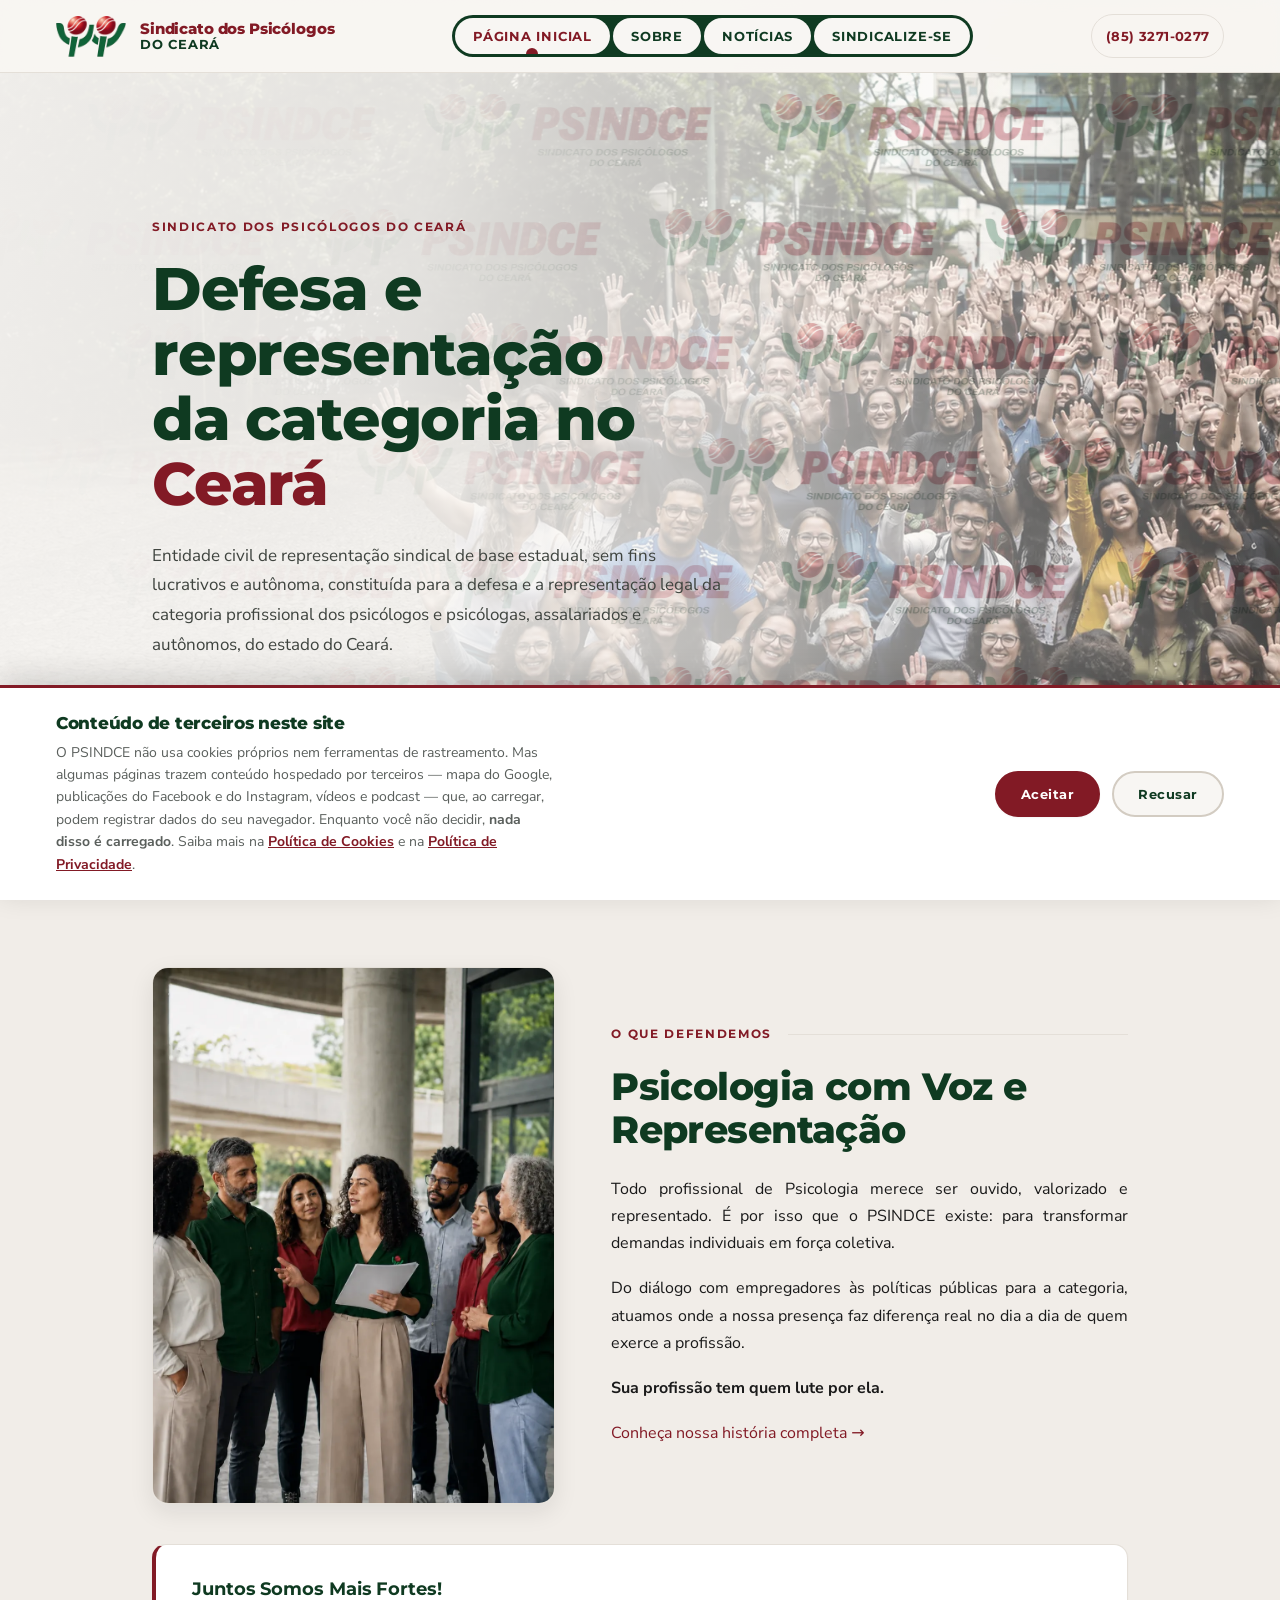
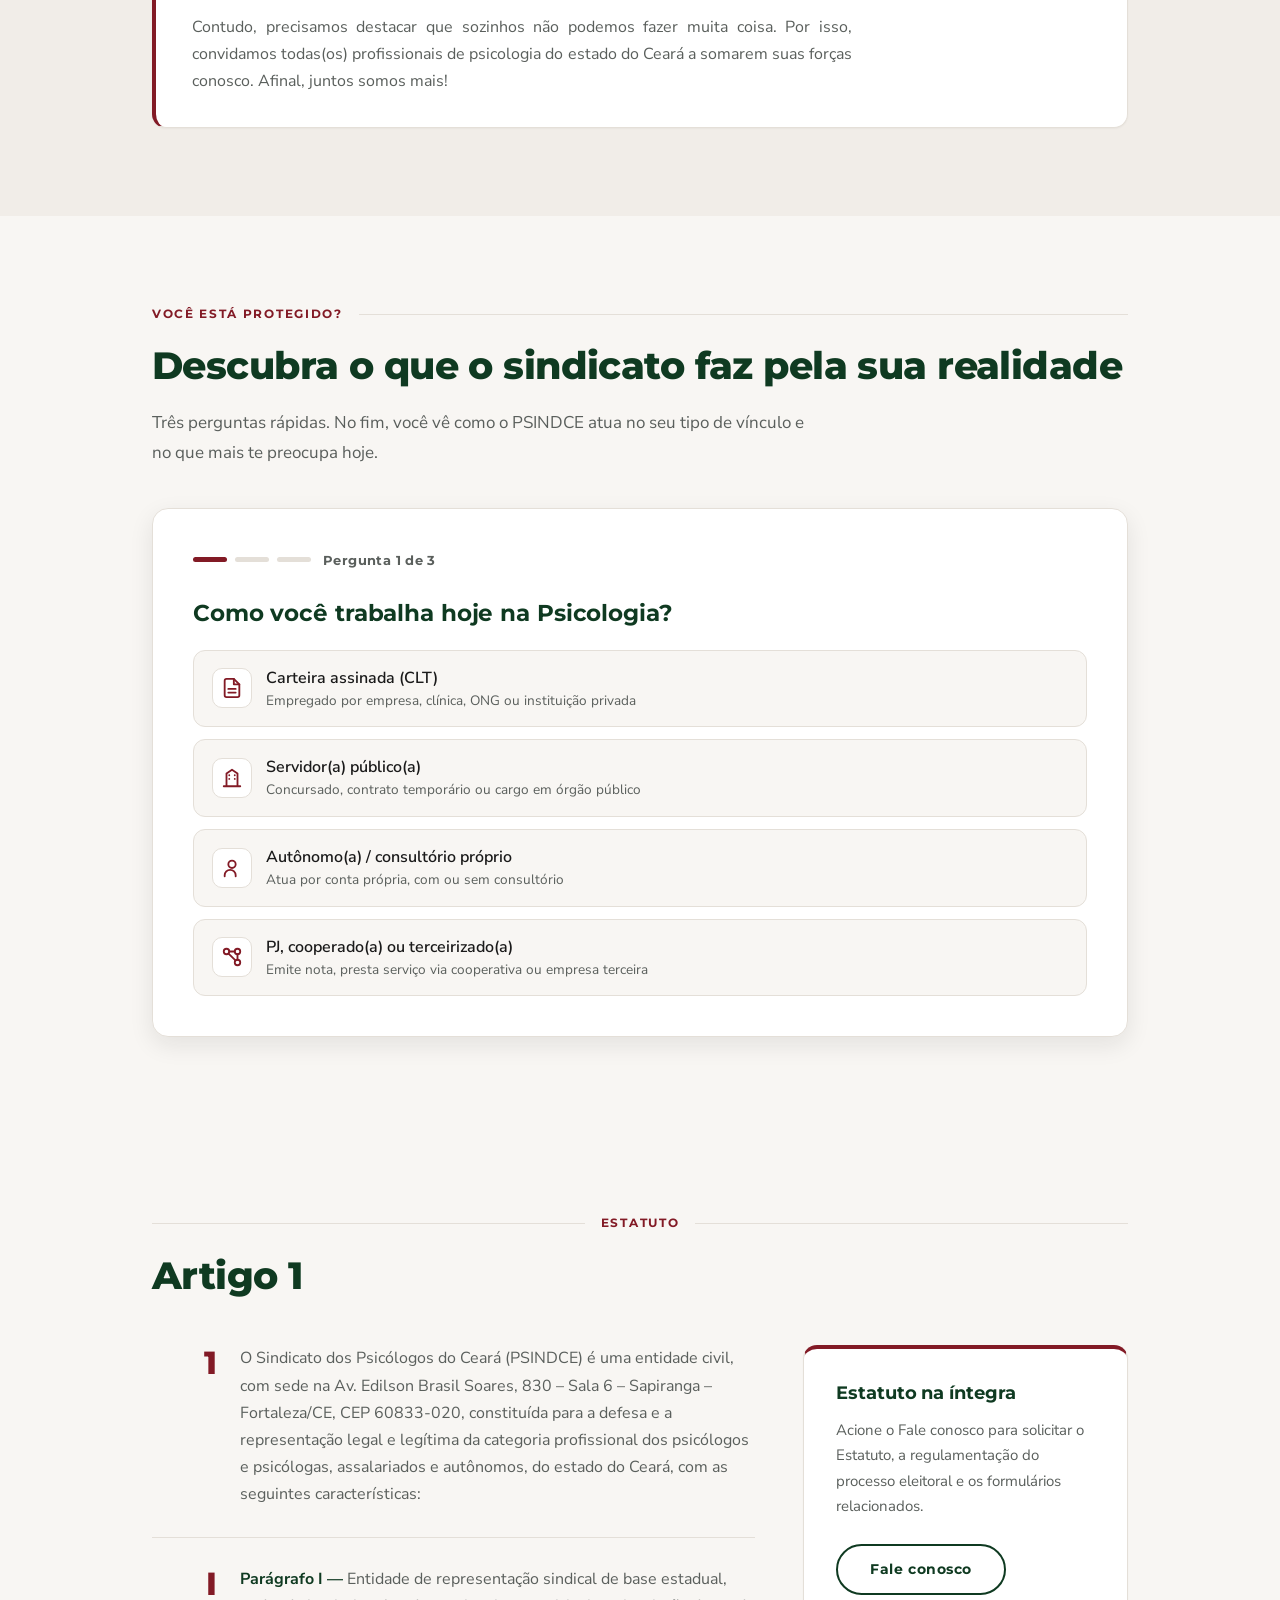
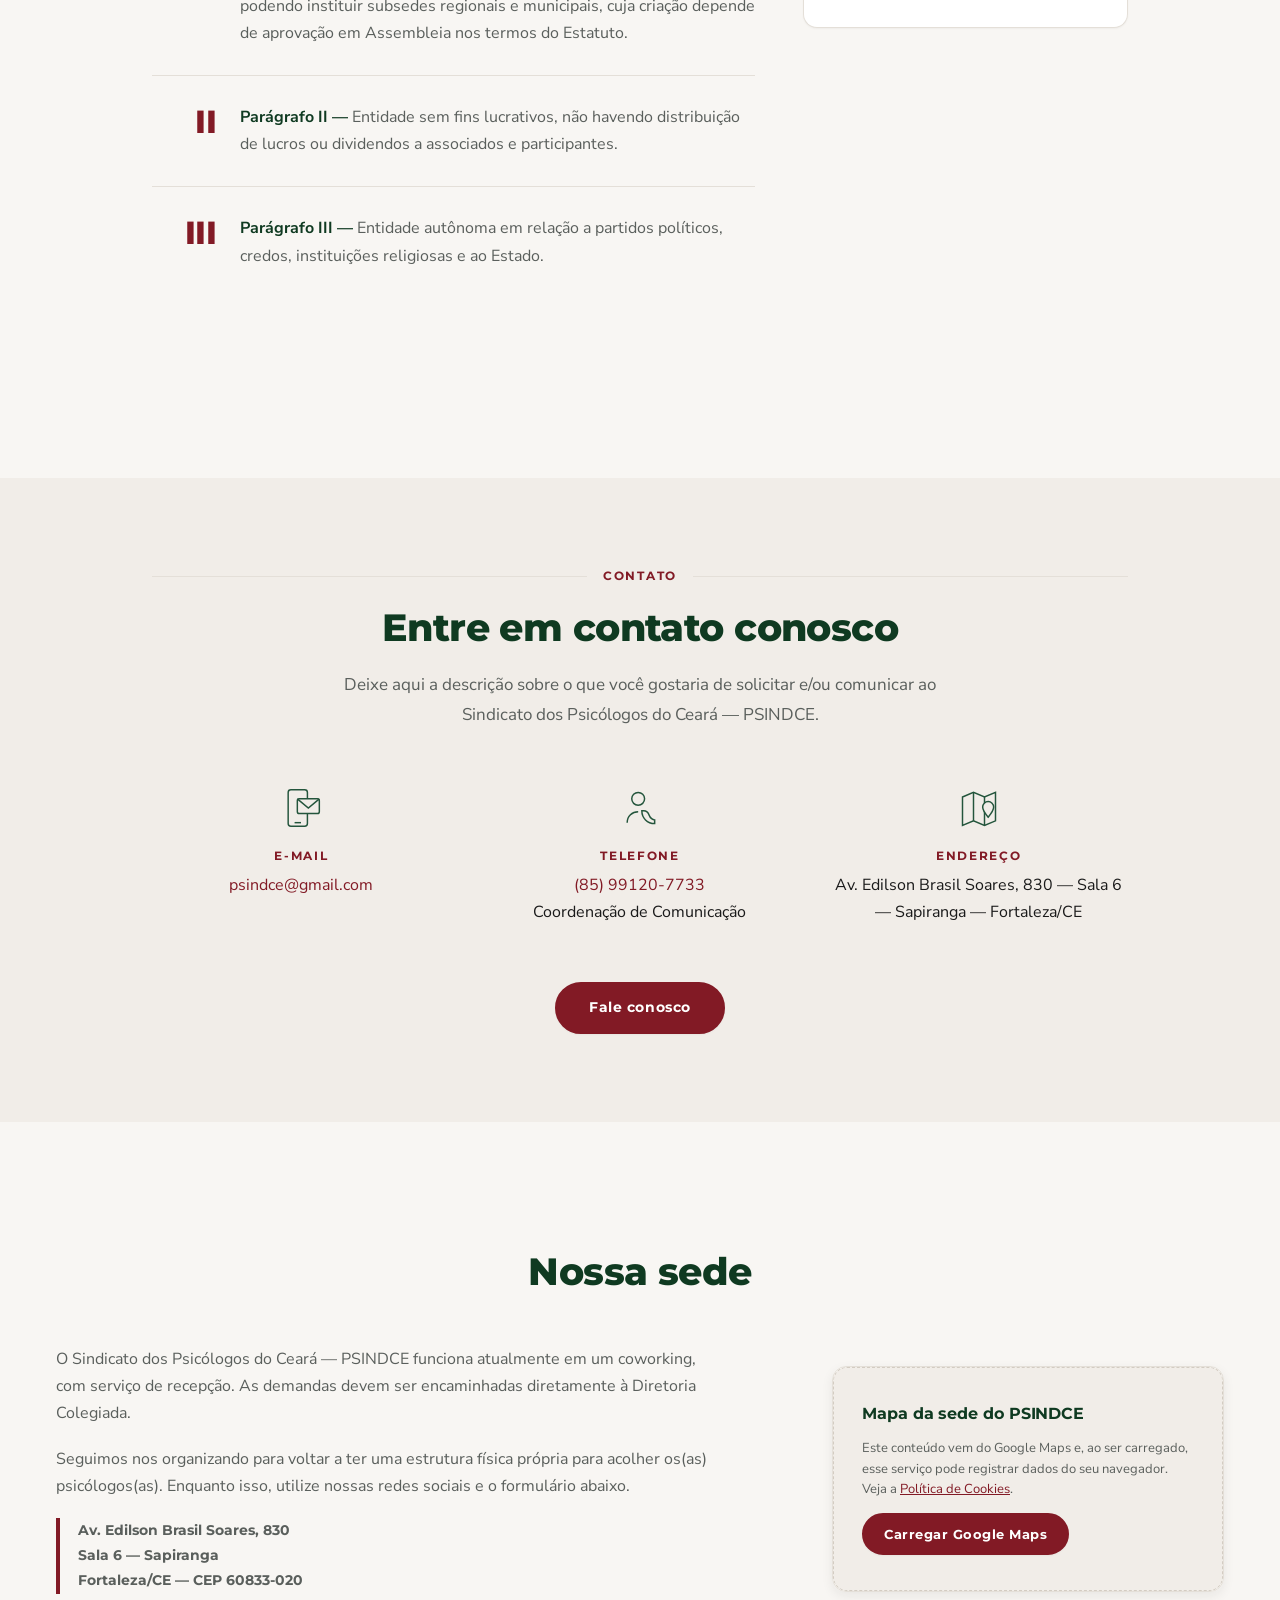
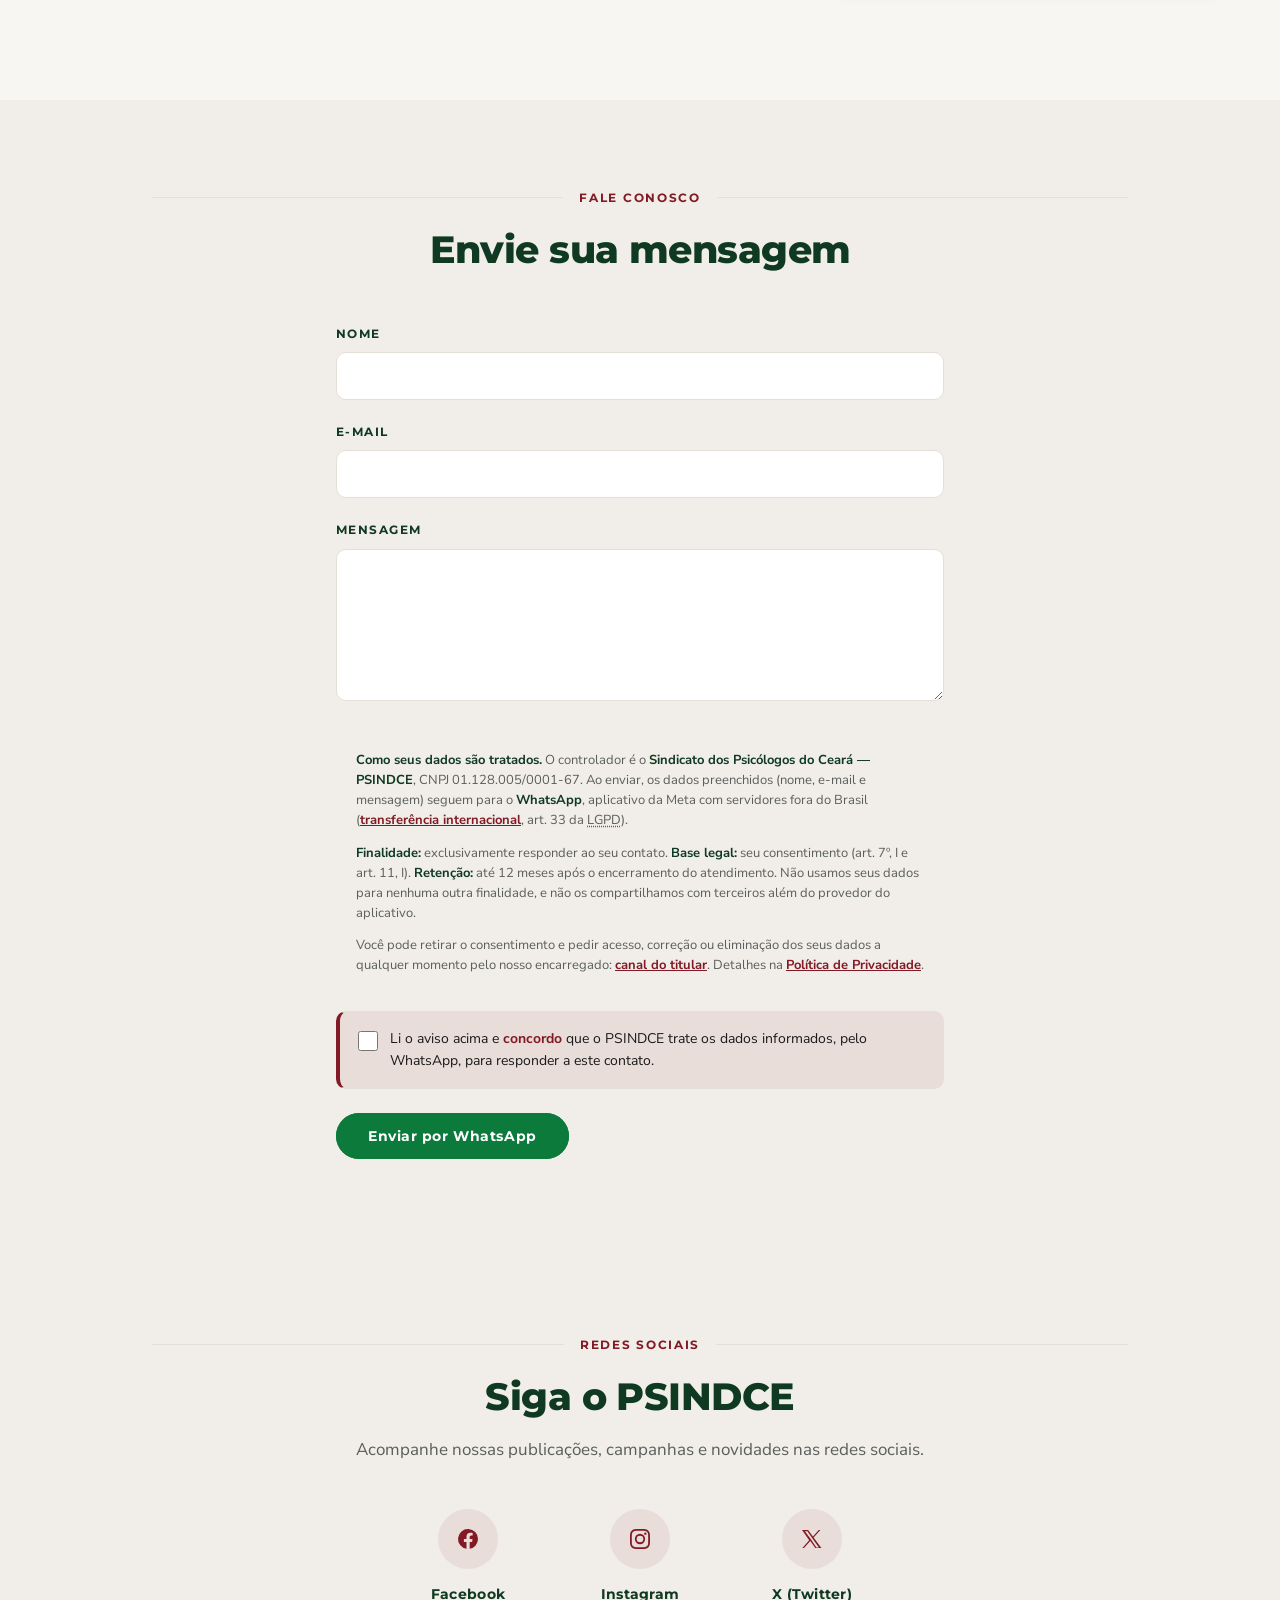
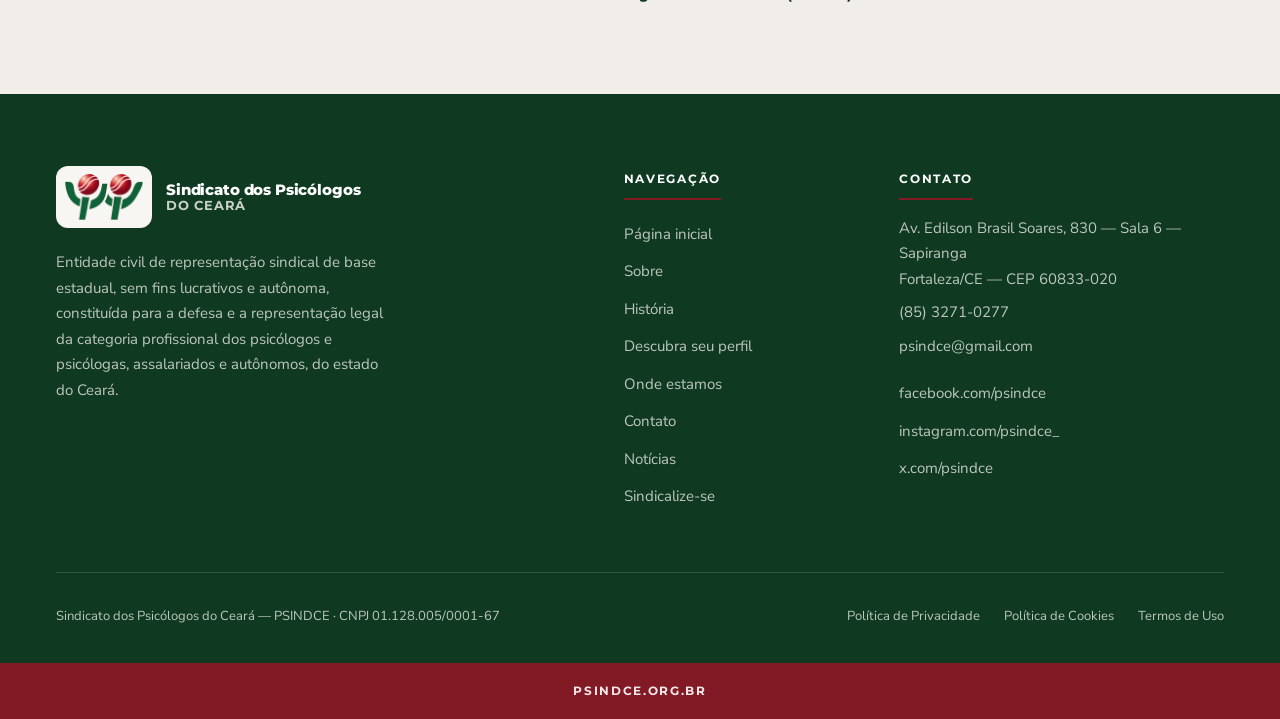
<file: index.html>
<!DOCTYPE html>
<html lang="pt-BR">
<head>
<meta charset="utf-8">
<meta name="viewport" content="width=device-width, initial-scale=1">
<meta name="format-detection" content="telephone=no">
<meta name="theme-color" content="#821A25">
<title>PSINDCE — Sindicato dos Psicólogos do Estado do Ceará</title>
<meta name="description" content="Sindicato dos Psicólogos do Ceará — PSINDCE. Defesa e representação legal da categoria profissional dos psicólogos e psicólogas do estado do Ceará.">
<link rel="canonical" href="https://psindce.org.br/">
<link rel="icon" href="img/favicon/favicon.ico" sizes="32x32">
<link rel="icon" type="image/png" sizes="16x16" href="img/favicon/favicon-16x16.png">
<link rel="icon" type="image/png" sizes="32x32" href="img/favicon/favicon-32x32.png">
<link rel="apple-touch-icon" sizes="180x180" href="img/favicon/apple-touch-icon.png">
<link rel="manifest" href="img/favicon/site.webmanifest">
<meta property="og:type" content="website">
<meta property="og:site_name" content="Sindicato dos Psicólogos do Ceará — PSINDCE">
<meta property="og:locale" content="pt_BR">
<meta property="og:title" content="PSINDCE — Sindicato dos Psicólogos do Estado do Ceará">
<meta property="og:description" content="Sindicato dos Psicólogos do Ceará — PSINDCE. Defesa e representação legal e legítima da categoria profissional dos psicólogos e psicólogas do estado do Ceará.">
<meta property="og:url" content="https://psindce.org.br/">
<meta property="og:image" content="https://psindce.org.br/img/og/og-image.png">
<meta property="og:image:width" content="1200">
<meta property="og:image:height" content="630">
<meta property="og:image:alt" content="PSINDCE — Sindicato dos Psicólogos do Ceará">
<meta name="twitter:card" content="summary_large_image">
<meta name="twitter:title" content="PSINDCE — Sindicato dos Psicólogos do Estado do Ceará">
<meta name="twitter:description" content="Sindicato dos Psicólogos do Ceará — PSINDCE. Defesa e representação legal e legítima da categoria profissional dos psicólogos e psicólogas do estado do Ceará.">
<meta name="twitter:image" content="https://psindce.org.br/img/og/og-image.png">
<script type="application/ld+json">
{
  "@context": "https://schema.org",
  "@type": "Organization",
  "name": "Sindicato dos Psicólogos do Ceará",
  "alternateName": "PSINDCE",
  "url": "https://psindce.org.br/",
  "logo": "https://psindce.org.br/img/og/og-image.png",
  "image": "https://psindce.org.br/img/og/og-image.png",
  "description": "O Sindicato dos Psicólogos do Ceará (PSINDCE) é uma entidade civil constituída para a defesa e a representação legal e legítima da categoria profissional dos psicólogos e psicólogas, assalariados e autônomos, do estado do Ceará.",
  "telephone": "+55-85-3271-0277",
  "address": {
    "@type": "PostalAddress",
    "streetAddress": "Av. Edilson Brasil Soares, 830 — Sala 6 — Sapiranga",
    "addressLocality": "Fortaleza",
    "addressRegion": "CE",
    "postalCode": "60833-020",
    "addressCountry": "BR"
  },
  "sameAs": [
    "https://www.facebook.com/psindce",
    "https://www.instagram.com/psindce_/",
    "https://x.com/psindce"
  ]
}
</script>
<link rel="preload" as="image" href="img/capa/capa.webp" fetchpriority="high">
<link rel="preconnect" href="https://fonts.googleapis.com">
<link rel="preconnect" href="https://fonts.gstatic.com" crossorigin>
<link href="https://fonts.googleapis.com/css2?family=Montserrat:wght@600;700;800&family=Nunito+Sans:wght@400;600;700&display=swap" rel="stylesheet">
<link rel="stylesheet" href="css/site.css">
<style>

  header{
    position:sticky;top:0;z-index:60;
    background:rgba(248,246,243,.93);backdrop-filter:saturate(180%) blur(10px);
    border-bottom:1px solid var(--border);
    transition:box-shadow .3s ease-out,background-color .3s ease-out;
  }

  .logo-mark{
    flex:none;display:block;width:70px;height:44px;
    transition:width .3s ease-out,height .3s ease-out;
    background:url("img/logo.webp") center/contain no-repeat;
  }

  .hero-foto{
    position:absolute;inset:0;z-index:-3;
    width:100%;height:100%;object-fit:cover;object-position:86% center;
    filter:grayscale(.22) sepia(.10) contrast(.97) brightness(1.03);
    /* "respiração" contínua da fotografia — zoom + deslocamento sutis */
    animation:hero-respira 28s ease-in-out infinite;
  }

  .hero::before{
    content:"";position:absolute;inset:0;z-index:-2;
    background:linear-gradient(95deg,
      rgba(248,246,243,.96) 0%,
      rgba(248,246,243,.91) 32%,
      rgba(248,246,243,.74) 58%,
      rgba(248,246,243,.40) 80%,
      rgba(248,246,243,.24) 100%);
  }

  .hero .rotulo::after{display:none}

  .hero .wrap{position:relative;z-index:1}

  .hero-marca{
    --marca:url("img/logo-lockup.webp");
    position:absolute;inset:0;z-index:-1;
    display:flex;align-items:center;justify-content:center;
    padding-left:36%;
    overflow:hidden;pointer-events:none;
    opacity:.30;
    mix-blend-mode:multiply;
    -webkit-mask-image:linear-gradient(95deg,
      rgba(0,0,0,0) 0%,rgba(0,0,0,.06) 26%,rgba(0,0,0,.22) 40%,
      rgba(0,0,0,.62) 52%,#000 62%,#000 100%);
    mask-image:linear-gradient(95deg,
      rgba(0,0,0,0) 0%,rgba(0,0,0,.06) 26%,rgba(0,0,0,.22) 40%,
      rgba(0,0,0,.62) 52%,#000 62%,#000 100%);
  }

  .marca-grade{
    display:flex;flex-direction:column;align-items:center;justify-content:center;
    gap:2.6rem;will-change:transform;
  }

  .marca-linha{
    display:flex;align-items:center;gap:3rem;
    white-space:nowrap;will-change:transform;
  }

  .marca-linha:nth-child(1){transform:translateX(33.6px)}

  .marca-linha:nth-child(2){transform:translateX(-76.8px)}

  .marca-linha:nth-child(3){transform:translateX(55.2px)}

  .marca-linha:nth-child(4){transform:translateX(-33.6px)}

  .marca-linha:nth-child(5){transform:translateX(55.2px)}

  .marca-linha:nth-child(6){transform:translateX(-76.8px)}

  .marca-linha:nth-child(7){transform:translateX(33.6px)}

  .marca-item{
    flex:none;width:18rem;height:4.56rem;
    background-image:var(--marca);
    background-position:center;
    background-size:contain;
    background-repeat:no-repeat;
  }

  .social-grid{display:flex;flex-wrap:wrap;justify-content:center;gap:1.75rem;margin-top:2.75rem}

  .social-link{
    display:flex;flex-direction:column;align-items:center;gap:.875rem;width:9rem;
    color:var(--verde);transition:translate .2s ease-out,color .2s ease-out;
  }

  .social-link:hover{color:var(--accent);translate:0 -3px}

  .social-icone{
    width:3.75rem;height:3.75rem;border-radius:50%;
    background:var(--accent-soft);display:flex;align-items:center;justify-content:center;
    transition:background .2s ease-out;
  }

  .social-link:hover .social-icone{background:var(--accent);}

  .social-link:hover .social-icone svg{fill:var(--accent-foreground)}

  .social-icone svg{width:1.5rem;height:1.5rem;fill:var(--accent)}

  .social-link span:last-child{
    font-family:var(--font-display);font-size:.875rem;font-weight:700;letter-spacing:.02em;
  }

  /* --- O QUE DEFENDEMOS --------------------------------------------------
     Foto em retrato à esquerda, texto da seção à direita; abaixo de 900px
     as duas colunas empilham e a foto vira um recorte panorâmico.        */
  .missao-grid{
    display:grid;grid-template-columns:.78fr 1fr;
    gap:clamp(2rem,4.5vw,3.5rem);align-items:center;
  }

  .missao-foto{
    border-radius:16px;overflow:hidden;line-height:0;
    border:1px solid var(--border);box-shadow:var(--shadow-lg);
  }

  .missao-foto img{width:100%;height:auto;aspect-ratio:3/4;object-fit:cover}

  /* texto corrido justificado — com hifenização, para o pt-BR não abrir
     rios de espaço entre as palavras nas colunas mais estreitas */
  .defendemos p{
    text-align:justify;-webkit-hyphens:auto;hyphens:auto;
  }

  .missao-texto p{max-width:52ch}

  /* --- QUIZ DE PERFIL ---------------------------------------------------
     Três perguntas encadeadas; o resultado é montado pelo script no fim
     da página. Sem JS a seção inteira fica oculta (ver <noscript>).      */
  .quiz{scroll-margin-top:6rem}

  .quiz-card{
    background:var(--card);border:1px solid var(--border);border-radius:16px;
    padding:clamp(1.5rem,4vw,2.5rem);box-shadow:var(--shadow-lg);margin-top:2.5rem;
  }

  .quiz-progresso{display:flex;align-items:center;gap:.75rem;margin-bottom:1.75rem}

  .quiz-pontos{display:flex;gap:.5rem}

  .quiz-ponto{
    width:34px;height:5px;border-radius:999px;
    background:var(--border);transition:background .3s ease-out;
  }

  .quiz-ponto.is-on{background:var(--accent)}

  .quiz-passo{
    font-family:var(--font-display);font-size:.8125rem;font-weight:700;
    letter-spacing:.03em;color:var(--muted-foreground);
  }

  .quiz-q{
    font-size:clamp(1.125rem,2.6vw,1.4375rem);line-height:1.25;
    margin-bottom:1.375rem;
  }

  .quiz-opcoes{display:grid;gap:.75rem}

  .quiz-opcao{
    display:flex;align-items:center;gap:.875rem;width:100%;text-align:left;
    background:var(--background);border:1.5px solid var(--border);border-radius:12px;
    padding:1rem 1.125rem;cursor:pointer;touch-action:manipulation;
    font-family:var(--font-body);font-size:1rem;font-weight:600;color:var(--foreground);
    transition:border-color .18s ease-out,background .18s ease-out,transform .12s ease-out;
  }

  .quiz-opcao:hover{border-color:var(--accent);background:var(--accent-soft)}

  .quiz-opcao:active{transform:scale(.99)}

  .quiz-opcao .quiz-ico{
    flex:none;width:40px;height:40px;border-radius:10px;
    display:flex;align-items:center;justify-content:center;
    background:var(--card);border:1px solid var(--border);color:var(--accent);
  }

  .quiz-opcao .quiz-ico svg{width:22px;height:22px}

  .quiz-opcao small{
    display:block;font-weight:400;font-size:.85rem;
    color:var(--muted-foreground);margin-top:2px;line-height:1.45;
  }

  .quiz-voltar{
    display:inline-flex;align-items:center;gap:.375rem;
    background:none;border:none;cursor:pointer;margin-top:1.25rem;min-height:44px;
    font-family:var(--font-display);font-size:.8125rem;font-weight:700;
    color:var(--muted-foreground);transition:color .2s ease-out;
  }

  .quiz-voltar:hover{color:var(--accent)}

  .quiz-voltar[hidden]{display:none}

  .quiz-resultado{display:none}

  .quiz-resultado.is-on{
    display:block;
    animation:sobe-fade .45s cubic-bezier(.22,.61,.36,1) both;
  }

  .quiz-selo{
    display:inline-flex;align-items:center;gap:.5rem;
    background:var(--accent-soft);color:var(--accent);border:1px solid var(--border);
    font-family:var(--font-display);font-size:.75rem;font-weight:700;
    letter-spacing:.08em;text-transform:uppercase;
    padding:.4375rem .875rem;border-radius:999px;margin-bottom:1.125rem;
  }

  .quiz-selo svg{width:16px;height:16px;flex:none}

  .quiz-rtitulo{
    font-size:clamp(1.375rem,3.4vw,1.875rem);line-height:1.2;
    letter-spacing:-.01em;font-weight:800;margin-bottom:.875rem;
  }

  .quiz-rtexto{font-size:1.0625rem;line-height:1.7}

  .quiz-rtexto strong{color:var(--accent)}

  .quiz-rlista{list-style:none;margin:1.375rem 0 .5rem;display:grid;gap:.75rem}

  .quiz-rlista li{display:flex;gap:.75rem;align-items:flex-start;line-height:1.55}

  .quiz-rlista svg{flex:none;width:22px;height:22px;margin-top:.25rem;color:var(--verde-medio)}

  .quiz-acoes{
    display:flex;flex-wrap:wrap;gap:1rem;margin-top:1.875rem;
    padding-top:1.625rem;border-top:1px solid var(--border);
  }

  .quiz-refazer{
    background:none;border:none;cursor:pointer;margin-top:1.375rem;min-height:44px;
    font-family:var(--font-body);font-size:.875rem;
    color:var(--muted-foreground);text-decoration:underline;
  }

  .quiz-refazer:hover{color:var(--accent)}

  @media(max-width:900px){
    nav{
      display:none;position:absolute;top:100%;left:0;right:0;
      background:var(--background);border-bottom:1px solid var(--border);padding:1rem 1.5rem;
    }
    nav.open{display:block}
    /* itens do menu entram em cascata ao abrir */
    nav.open li{animation:menu-cascata .34s cubic-bezier(.22,.61,.36,1) both}
    nav.open li:nth-child(1){animation-delay:.03s}
    nav.open li:nth-child(2){animation-delay:.09s}
    nav.open li:nth-child(3){animation-delay:.15s}
    nav.open li:nth-child(4){animation-delay:.21s}
    nav.open li:nth-child(5){animation-delay:.27s}
    nav.open li:nth-child(6){animation-delay:.33s}
    @keyframes menu-cascata{
      from{opacity:0;transform:translateY(-8px)}
      to{opacity:1;transform:none}
    }
    .pill-list{flex-direction:column;align-items:flex-start;gap:.25rem}
    .pill{padding:.75rem 0;min-height:44px}
    .menu-btn{display:block}
    .estatuto-grid,.sede-grid,.contato-grid,.cards,.footer-grid,.missao-grid{grid-template-columns:1fr}
    .missao-foto img{aspect-ratio:4/3;object-position:center 38%}
    .estatuto-nota{position:static}
    section{padding:4rem 0}
    .hero{padding:5.5rem 0 4rem}
    .hero-marca{display:none}
    .hero-foto{object-position:72% center}
    .mapa iframe{height:20rem}
  }

  @media(max-width:640px){
    .tel-topo{display:none}
    .logo-mark{width:58px;height:36px}
    .marca-txt b{font-size:.8125rem}
    .marca-txt i{font-size:.6875rem}

    .wrap,.wrap-wide{padding:0 1.25rem}
    .hero-conteudo{max-width:none}
    .hero::before{background:linear-gradient(178deg,rgba(248,246,243,.95) 0%,rgba(248,246,243,.87) 55%,rgba(248,246,243,.94) 100%)}
    .artigo{grid-template-columns:1fr;gap:.375rem}
    .artigo-num{text-align:left;font-size:1.5rem}
    .btn{width:100%}
    .card-body{padding:1.5rem}
    .caixa{padding:1.75rem}
    .quiz-opcao{padding:.875rem 1rem;font-size:.9375rem}
    .quiz-ponto{width:26px}
  }

  @media(prefers-reduced-motion:reduce){
    html{scroll-behavior:auto}
    *,*::before,*::after{
      transition-duration:.01ms!important;
      animation-duration:.01ms!important;
      animation-iteration-count:1!important;
    }
    /* nada de movimento: tudo já visível, sem deslocamento */
    .js-reveal,.hero-conteudo>*{opacity:1!important;transform:none!important;animation:none!important}
    .rotulo.js-reveal::before,.rotulo.js-reveal::after{transform:none!important}
    .hero-foto{animation:none!important;transform:scale(1.04)}
    body::after{animation:none!important;opacity:.64}
    .btn-whatsapp::after{display:none}
  }

  .caixa{
    background:var(--card);border:1px solid var(--border);border-left:4px solid var(--accent);
    border-radius:14px;padding:2rem 2.25rem;box-shadow:var(--shadow-sm);margin-top:2.5rem;
  }

  .caixa p{color:var(--muted-foreground)}

  .caixa p+p{margin-top:.875rem}

  .form-aviso{
    font-size:.8125rem;line-height:1.55;color:var(--muted-foreground);
    max-width:100%;margin:0 0 1.125rem;text-align:left;
    background:var(--muted);border-radius:10px;padding:1.125rem 1.25rem;
  }

  .form-aviso p{max-width:none}

  .form-aviso p+p{margin-top:.75rem}

  .form-aviso strong{color:var(--verde)}

  .form-aviso a{font-weight:700;text-decoration:underline}

  /* Consentimento do art. 11: precisa ser destacado, e não mais um
     parágrafo cinza. Daí a moldura, o fundo e o rótulo em tamanho de
     leitura — não em letra miúda. */
  .campo-consent{
    display:flex;gap:.75rem;align-items:flex-start;text-align:left;
    background:var(--accent-soft);border:1px solid var(--border);
    border-left:4px solid var(--accent);border-radius:10px;
    padding:1rem 1.125rem;margin-bottom:1.5rem;
  }

  .campo-consent input[type=checkbox]{
    flex:none;width:20px;height:20px;min-height:0;margin-top:.15rem;
    accent-color:var(--accent);cursor:pointer;
  }

  .campo-consent label{
    font-family:var(--font-body);font-size:.875rem;font-weight:400;
    line-height:1.55;letter-spacing:0;text-transform:none;
    color:var(--foreground);margin:0;cursor:pointer;
  }

  .campo-consent label strong{color:var(--accent);font-weight:700}

  /* campo que reprovou na validação ganha borda vermelha, não só a
     mensagem de status — quem usa leitor de tela recebe pelo aria-invalid */
  input[aria-invalid="true"],textarea[aria-invalid="true"]{
    border-color:var(--accent);
  }
</style>
<noscript>
  <style>
    /* sem JS não há observador de rolagem: tudo permanece visível */
    .js-reveal{opacity:1;transform:none}
    .rotulo.js-reveal::before,.rotulo.js-reveal::after{transform:none}
    .form-status{opacity:1;transform:none}
    /* o quiz é montado por script: sem JS não há o que mostrar */
    #quiz-perfil{display:none}
</style>
</noscript>
</head>
<body>
<a class="skip-link" href="#conteudo">Pular para o conteúdo</a>


<header>
  <div class="header-inner">
    <a class="marca" href="#topo">
      <span class="logo-mark" aria-hidden="true"></span>
      <span class="marca-txt"><b>Sindicato dos Psicólogos</b><i>do Ceará</i></span>
    </a>
    <button class="menu-btn" id="menuBtn" aria-label="Abrir menu" aria-expanded="false" aria-controls="nav">☰</button>
    <nav id="nav">
      <ul class="pill-list">
        <li><a class="pill is-active" href="#topo" aria-current="page">
          <span class="hover-circle" aria-hidden="true"></span>
          <span class="label-stack">
            <span class="pill-label">Página inicial</span>
            <span class="pill-label-hover" aria-hidden="true">Página inicial</span>
          </span>
        </a></li>
        <li><a class="pill" href="sobre.html">
          <span class="hover-circle" aria-hidden="true"></span>
          <span class="label-stack">
            <span class="pill-label">Sobre</span>
            <span class="pill-label-hover" aria-hidden="true">Sobre</span>
          </span>
        </a></li>
        <li><a class="pill" href="noticias.html">
          <span class="hover-circle" aria-hidden="true"></span>
          <span class="label-stack">
            <span class="pill-label">Notícias</span>
            <span class="pill-label-hover" aria-hidden="true">Notícias</span>
          </span>
        </a></li>
        <li><a class="pill" href="sindicalize-se.html">
          <span class="hover-circle" aria-hidden="true"></span>
          <span class="label-stack">
            <span class="pill-label">Sindicalize-se</span>
            <span class="pill-label-hover" aria-hidden="true">Sindicalize-se</span>
          </span>
        </a></li>
      </ul>
    </nav>
    <a class="tel-topo" href="tel:+558532710277">
      <span class="hover-circle" aria-hidden="true"></span>
      <span class="label-stack">
        <span class="pill-label">(85) 3271-0277</span>
        <span class="pill-label-hover" aria-hidden="true">(85) 3271-0277</span>
      </span>
    </a>
  </div>
</header>

<main id="conteudo" tabindex="-1">

<!-- HERO -->
<section class="hero" id="topo">
  <img class="hero-foto" src="img/capa/capa.webp" alt="" aria-hidden="true"
       width="1800" height="1013" fetchpriority="high" decoding="async">
  <div class="hero-marca" aria-hidden="true">
   <div class="marca-grade">
    <div class="marca-linha"><span class="marca-item"></span><span class="marca-item"></span><span class="marca-item"></span><span class="marca-item"></span><span class="marca-item"></span></div>
    <div class="marca-linha"><span class="marca-item"></span><span class="marca-item"></span><span class="marca-item"></span><span class="marca-item"></span><span class="marca-item"></span></div>
    <div class="marca-linha"><span class="marca-item"></span><span class="marca-item"></span><span class="marca-item"></span><span class="marca-item"></span><span class="marca-item"></span></div>
    <div class="marca-linha"><span class="marca-item"></span><span class="marca-item"></span><span class="marca-item"></span><span class="marca-item"></span><span class="marca-item"></span></div>
    <div class="marca-linha"><span class="marca-item"></span><span class="marca-item"></span><span class="marca-item"></span><span class="marca-item"></span><span class="marca-item"></span></div>
    <div class="marca-linha"><span class="marca-item"></span><span class="marca-item"></span><span class="marca-item"></span><span class="marca-item"></span><span class="marca-item"></span></div>
    <div class="marca-linha"><span class="marca-item"></span><span class="marca-item"></span><span class="marca-item"></span><span class="marca-item"></span><span class="marca-item"></span></div>
   </div>
  </div>
  <div class="wrap">
   <div class="hero-conteudo">
    <div class="rotulo esq"><span>Sindicato dos Psicólogos do Ceará</span></div>
    <h1>Defesa e representação<br>da categoria no <em>Ceará</em></h1>
    <p class="lead">Entidade civil de representação sindical de base estadual, sem fins lucrativos e autônoma, constituída para a defesa e a representação legal da categoria profissional dos psicólogos e psicólogas, assalariados e autônomos, do estado do Ceará.</p>
    <div class="btns">
      <a class="btn btn-primary" href="#contato">Entre em contato</a>
      <a class="btn btn-outline" href="noticias.html">Ver atividades</a>
    </div>
   </div>
  </div>
</section>


<!-- MISSÃO -->
<section class="muted defendemos">
  <div class="wrap">
    <div class="missao-grid">
      <figure class="missao-foto js-reveal reveal-esq">
        <img src="img/defendemos/defendemos.webp" width="960" height="1280" loading="lazy" decoding="async"
             alt="Profissionais de psicologia reunidos em roda, ouvindo uma colega que apresenta um documento.">
      </figure>

      <div class="missao-texto">
        <div class="rotulo esq js-reveal"><span>O que defendemos</span></div>
        <h2 class="js-reveal" style="margin-bottom:1.5rem">Psicologia com Voz e Representação</h2>
        <p class="js-reveal">Todo profissional de Psicologia merece ser ouvido, valorizado e representado. É por isso que o PSINDCE existe: para transformar demandas individuais em força coletiva.</p>
        <p class="js-reveal" style="margin-top:1.125rem">Do diálogo com empregadores às políticas públicas para a categoria, atuamos onde a nossa presença faz diferença real no dia a dia de quem exerce a profissão.</p>
        <p class="js-reveal" style="margin-top:1.125rem"><strong>Sua profissão tem quem lute por ela.</strong></p>

        <p class="js-reveal" style="margin-top:1.125rem"><a href="sobre.html#historia">Conheça nossa história completa →</a></p>
      </div>
    </div>

    <div class="caixa js-reveal">
      <h3>Juntos Somos Mais Fortes!</h3>
      <p style="margin-top:.75rem">Contudo, precisamos destacar que sozinhos não podemos fazer muita coisa. Por isso, convidamos todas(os) profissionais de psicologia do estado do Ceará a somarem suas forças conosco. Afinal, juntos somos mais!</p>
    </div>
  </div>
</section>

<!-- QUIZ DE PERFIL -->
<section class="quiz" id="quiz-perfil">
  <div class="wrap">
    <div class="rotulo esq js-reveal"><span>Você está protegido?</span></div>
    <h2 class="js-reveal">Descubra o que o sindicato faz pela sua realidade</h2>
    <p class="lead js-reveal" style="margin-top:1.25rem">Três perguntas rápidas. No fim, você vê como o PSINDCE atua no seu tipo de vínculo e no que mais te preocupa hoje.</p>

    <div class="quiz-card js-reveal">
      <!-- PERGUNTAS -->
      <div id="quizPerguntas">
        <div class="quiz-progresso">
          <div class="quiz-pontos" aria-hidden="true">
            <span class="quiz-ponto is-on"></span>
            <span class="quiz-ponto"></span>
            <span class="quiz-ponto"></span>
          </div>
          <span class="quiz-passo" id="quizPasso">Pergunta 1 de 3</span>
        </div>

        <h3 class="quiz-q" id="quizPergunta"></h3>
        <div class="quiz-opcoes" id="quizOpcoes" role="group" aria-labelledby="quizPergunta"></div>

        <button type="button" class="quiz-voltar" id="quizVoltar" hidden>
          <svg width="16" height="16" viewBox="0 0 24 24" fill="none" stroke="currentColor" stroke-width="2.5" stroke-linecap="round" stroke-linejoin="round" aria-hidden="true"><path d="M19 12H5M12 19l-7-7 7-7"/></svg>
          Voltar
        </button>
      </div>

      <!-- RESULTADO -->
      <div class="quiz-resultado" id="quizResultado" role="status" aria-live="polite">
        <span class="quiz-selo" id="quizSelo"></span>
        <h3 class="quiz-rtitulo" id="quizTitulo"></h3>
        <p class="quiz-rtexto" id="quizTexto"></p>
        <ul class="quiz-rlista" id="quizLista"></ul>

        <div class="quiz-acoes">
          <a class="btn btn-primary" href="sindicalize-se.html">Quero me filiar</a>
          <a class="btn btn-outline" id="quizWhats" href="#contato" data-zap>Falar com o sindicato</a>
        </div>
        <button type="button" class="quiz-refazer" id="quizRefazer">Refazer o teste</button>
      </div>
    </div>
  </div>
</section>

<!-- ESTATUTO -->
<section id="estatuto">
  <div class="wrap">
    <div class="rotulo js-reveal"><span>Estatuto</span></div>
    <h2 style="margin-bottom:3rem">Artigo 1</h2>

    <div class="estatuto-grid">
      <div>
        <div class="artigo js-reveal">
          <span class="artigo-num" aria-hidden="true">1</span>
          <p>O Sindicato dos Psicólogos do Ceará (PSINDCE) é uma entidade civil, com sede na Av. Edilson Brasil Soares, 830 – Sala 6 – Sapiranga – Fortaleza/CE, CEP 60833-020, constituída para a defesa e a representação legal e legítima da categoria profissional dos psicólogos e psicólogas, assalariados e autônomos, do estado do Ceará, com as seguintes características:</p>
        </div>
        <div class="artigo js-reveal">
          <span class="artigo-num" aria-hidden="true">I</span>
          <p><strong>Parágrafo I —</strong> Entidade de representação sindical de base estadual, podendo instituir subsedes regionais e municipais, cuja criação depende de aprovação em Assembleia nos termos do Estatuto.</p>
        </div>
        <div class="artigo js-reveal">
          <span class="artigo-num" aria-hidden="true">II</span>
          <p><strong>Parágrafo II —</strong> Entidade sem fins lucrativos, não havendo distribuição de lucros ou dividendos a associados e participantes.</p>
        </div>
        <div class="artigo js-reveal">
          <span class="artigo-num" aria-hidden="true">III</span>
          <p><strong>Parágrafo III —</strong> Entidade autônoma em relação a partidos políticos, credos, instituições religiosas e ao Estado.</p>
        </div>
        <div class="artigo js-reveal">
          <span class="artigo-num" aria-hidden="true">IV</span>
          <p><strong>Parágrafo IV —</strong> Entidade com duração por tempo indeterminado.</p>
        </div>
      </div>

      <aside class="estatuto-nota">
        <h3>Estatuto na íntegra</h3>
        <p>Acione o Fale conosco para solicitar o Estatuto, a regulamentação do processo eleitoral e os formulários relacionados.</p>
        <div class="btns" style="margin-top:1.5rem">
          <a class="btn btn-outline" href="#contato" data-zap data-zap-msg="Olá, gostaria de solicitar o Estatuto e os formulários do PSINDCE.">Fale conosco</a>
        </div>
      </aside>
    </div>
  </div>
</section>

<!-- CONTATO -->
<section id="contato" class="muted center">
  <div class="wrap">
    <div class="rotulo js-reveal"><span>Contato</span></div>
    <h2>Entre em contato conosco</h2>
    <p class="lead" style="margin-top:1.25rem">Deixe aqui a descrição sobre o que você gostaria de solicitar e/ou comunicar ao Sindicato dos Psicólogos do Ceará — PSINDCE.</p>

    <div class="contato-grid">
      <div class="contato-item js-reveal">
        <svg viewBox="0 0 48 48" aria-hidden="true">
          <rect x="10" y="4" width="21" height="40" rx="3"/>
          <line x1="17" y1="40" x2="24" y2="40"/>
          <rect x="20" y="14" width="24" height="16" rx="2" fill="#F1EDE8"/>
          <polyline points="20,14 32,24 44,14"/>
        </svg>
        <h3>E-mail</h3>
        <p><a href="mailto:psindce@gmail.com">psindce@gmail.com</a></p>
      </div>

      <div class="contato-item js-reveal">
        <svg viewBox="0 0 48 48" aria-hidden="true">
          <circle cx="22" cy="14" r="7"/>
          <path d="M10 40c0-7 5.5-12 12-12"/>
          <path d="M28 27c3 0 5 2 6 5 1 3 4 5 6 5v4c-8 0-14-6-14-14z"/>
        </svg>
        <h3>Telefone</h3>
        <p><a href="#contato" data-zap-tel><span data-zap-num>Fale conosco</span></a><br>Coordenação de Comunicação</p>
      </div>

      <div class="contato-item js-reveal">
        <svg viewBox="0 0 48 48" aria-hidden="true">
          <polygon points="6,12 18,7 30,12 42,7 42,38 30,43 18,38 6,43"/>
          <line x1="18" y1="7" x2="18" y2="38"/>
          <line x1="30" y1="12" x2="30" y2="43"/>
          <circle cx="34" cy="22" r="4" fill="#F1EDE8"/>
          <path d="M34 34c0 0-6-7-6-11a6 6 0 0 1 12 0c0 4-6 11-6 11z" fill="#F1EDE8"/>
        </svg>
        <h3>Endereço</h3>
        <p>Av. Edilson Brasil Soares, 830 — Sala 6 — Sapiranga — Fortaleza/CE</p>
      </div>
    </div>

    <a class="btn btn-primary" href="#contato" data-zap data-zap-msg="Olá, gostaria de falar com o PSINDCE.">Fale conosco</a>
  </div>
</section>

<!-- ONDE ESTAMOS -->
<section id="onde">
  <div class="wrap-wide">
    <div class="rotulo js-reveal"><span>Onde estamos</span></div>
    <h2 class="center">Nossa sede</h2>

    <div class="sede-grid">
      <div class="sede-texto js-reveal reveal-esq">
        <p>O Sindicato dos Psicólogos do Ceará — PSINDCE funciona atualmente em um coworking, com serviço de recepção. As demandas devem ser encaminhadas diretamente à Diretoria Colegiada.</p>
        <p>Seguimos nos organizando para voltar a ter uma estrutura física própria para acolher os(as) psicólogos(as). Enquanto isso, utilize nossas redes sociais e o formulário abaixo.</p>
        <p class="sede-endereco">Av. Edilson Brasil Soares, 830<br>Sala 6 — Sapiranga<br>Fortaleza/CE — CEP 60833-020</p>
      </div>

      <!-- O mapa é um embed do Google: só entra no DOM depois de consentimento
           (banner) ou do botão "Carregar Google Maps" do próprio cartão.
           Ver js/consentimento.js. -->
      <div class="mapa js-reveal" data-embed
           data-embed-titulo="Mapa da sede do PSINDCE"
           data-embed-servico="Google Maps"
           data-embed-src="https://www.google.com/maps?cid=8660385889145513156&amp;hl=pt-BR&amp;output=embed"
           data-embed-attrs='{"title":"Localização do PSINDCE no Google Maps","loading":"lazy","referrerpolicy":"no-referrer-when-downgrade","allowfullscreen":true}'></div>
    </div>
  </div>
</section>

<!-- FORMULÁRIO -->
<section class="muted center">
  <div class="wrap">
    <div class="rotulo js-reveal"><span>Fale conosco</span></div>
    <h2>Envie sua mensagem</h2>

    <div class="form-box js-reveal">
      <form id="contatoForm">
        <div class="campo">
          <label for="nome">Nome</label>
          <input type="text" id="nome" name="nome" autocomplete="name" required>
        </div>
        <div class="campo">
          <label for="email">E-mail</label>
          <input type="email" id="email" name="email" autocomplete="email" required>
        </div>
        <div class="campo">
          <label for="mensagem">Mensagem</label>
          <textarea id="mensagem" name="mensagem" required></textarea>
        </div>
        <!-- AVISO LGPD + CONSENTIMENTO
             Quem escreve para um sindicato de psicólogos revela, no ato,
             interesse em filiação sindical — dado sensível pelo art. 5º, II.
             Por isso o tratamento se apoia no art. 11, I (consentimento
             específico e destacado) e não numa base do art. 7º: daí a caixa
             de marcação obrigatória, e não só um parágrafo informativo. -->
        <div class="form-aviso">
          <p><strong>Como seus dados são tratados.</strong> O controlador é o
          <strong>Sindicato dos Psicólogos do Ceará — PSINDCE</strong>, CNPJ 01.128.005/0001-67.
          Ao enviar, os dados preenchidos (nome, e-mail e mensagem) seguem para o
          <strong>WhatsApp</strong>, aplicativo da Meta com servidores fora do Brasil
          (<a href="privacidade.html#transferencia">transferência internacional</a>,
          art. 33 da <abbr title="Lei Geral de Proteção de Dados nº 13.709/2018">LGPD</abbr>).</p>

          <p><strong>Finalidade:</strong> exclusivamente responder ao seu contato.
          <strong>Base legal:</strong> seu consentimento (art. 7º, I e art. 11, I).
          <strong>Retenção:</strong> até 12 meses após o encerramento do atendimento.
          Não usamos seus dados para nenhuma outra finalidade, e não os compartilhamos
          com terceiros além do provedor do aplicativo.</p>

          <p>Você pode retirar o consentimento e pedir acesso, correção ou eliminação
          dos seus dados a qualquer momento pelo nosso encarregado:
          <a href="privacidade.html#encarregado">canal do titular</a>. Detalhes na
          <a href="privacidade.html">Política de Privacidade</a>.</p>
        </div>

        <div class="campo-consent">
          <input type="checkbox" id="lgpdOk" name="lgpdOk" required>
          <label for="lgpdOk">Li o aviso acima e <strong>concordo</strong> que o PSINDCE trate
          os dados informados, pelo WhatsApp, para responder a este contato.</label>
        </div>

        <div class="form-botoes">
          <button type="button" id="btnWhatsApp" class="btn btn-whatsapp">Enviar por WhatsApp</button>
        </div>
        <p class="form-status" id="formStatus" role="status" hidden></p>
      </form>
    </div>
  </div>
</section>

<!-- REDES SOCIAIS -->
<section class="muted center" id="redes-sociais">
  <div class="wrap">
    <div class="rotulo js-reveal"><span>Redes sociais</span></div>
    <h2 class="center">Siga o PSINDCE</h2>
    <p class="lead center" style="margin:1rem auto 0">Acompanhe nossas publicações, campanhas e novidades nas redes sociais.</p>

    <div class="social-grid">
      <a class="social-link js-reveal" href="https://www.facebook.com/psindce" target="_blank" rel="noopener">
        <span class="social-icone" aria-hidden="true">
          <svg viewBox="0 0 24 24"><path d="M22 12a10 10 0 1 0-11.5 9.87v-6.98H7.9V12h2.6V9.8c0-2.56 1.53-4 3.87-4 1.12 0 2.3.2 2.3.2v2.5h-1.3c-1.28 0-1.68.8-1.68 1.62V12h2.86l-.46 2.89h-2.4v6.98A10 10 0 0 0 22 12"/></svg>
        </span>
        <span>Facebook</span>
      </a>
      <a class="social-link js-reveal" href="https://www.instagram.com/psindce_/" target="_blank" rel="noopener">
        <span class="social-icone" aria-hidden="true">
          <svg viewBox="0 0 24 24"><path d="M12 2c-2.717 0-3.056.012-4.123.06-1.064.05-1.79.217-2.428.465a4.902 4.902 0 0 0-1.772 1.153A4.902 4.902 0 0 0 2.524 5.45c-.247.637-.415 1.363-.465 2.428C2.012 8.944 2 9.283 2 12s.012 3.056.06 4.123c.05 1.064.218 1.79.465 2.428a4.902 4.902 0 0 0 1.153 1.772 4.902 4.902 0 0 0 1.772 1.153c.637.247 1.363.415 2.428.465C8.944 21.988 9.283 22 12 22s3.056-.012 4.123-.06c1.064-.05 1.79-.218 2.428-.465a4.902 4.902 0 0 0 1.772-1.153 4.902 4.902 0 0 0 1.153-1.772c.247-.637.415-1.363.465-2.428.048-1.067.06-1.406.06-4.123s-.012-3.056-.06-4.123c-.05-1.064-.218-1.79-.465-2.428a4.902 4.902 0 0 0-1.153-1.772A4.902 4.902 0 0 0 18.55 2.524c-.637-.247-1.363-.415-2.428-.465C15.056 2.012 14.717 2 12 2zm0 1.802c2.67 0 2.987.01 4.042.059.976.045 1.505.207 1.858.344.466.181.8.398 1.15.748.35.35.566.683.747 1.15.137.353.3.882.344 1.857.048 1.055.058 1.372.058 4.042 0 2.67-.01 2.987-.058 4.042-.045.976-.207 1.505-.344 1.858a3.1 3.1 0 0 1-.748 1.15c-.35.35-.683.566-1.15.747-.353.137-.882.3-1.857.344-1.054.048-1.371.058-4.042.058-2.67 0-2.987-.01-4.042-.058-.976-.045-1.505-.207-1.858-.344a3.1 3.1 0 0 1-1.15-.748 3.1 3.1 0 0 1-.747-1.15c-.137-.353-.3-.882-.344-1.857-.048-1.055-.058-1.372-.058-4.042 0-2.67.01-2.987.058-4.042.045-.976.207-1.505.344-1.858.181-.466.398-.8.748-1.15.35-.35.683-.566 1.15-.747.353-.137.882-.3 1.857-.344 1.055-.048 1.372-.058 4.042-.058zm0 3.063a5.135 5.135 0 1 0 0 10.27 5.135 5.135 0 0 0 0-10.27zm0 8.468a3.333 3.333 0 1 1 0-6.666 3.333 3.333 0 0 1 0 6.666zm6.538-8.671a1.2 1.2 0 1 1-2.4 0 1.2 1.2 0 0 1 2.4 0z"/></svg>
        </span>
        <span>Instagram</span>
      </a>
      <a class="social-link js-reveal" href="https://x.com/psindce" target="_blank" rel="noopener">
        <span class="social-icone" aria-hidden="true">
          <svg viewBox="0 0 24 24"><path d="M13.6 10.6 20.4 3h-1.6l-5.9 6.6L8.1 3H2l7.2 10.2L2.4 21h1.6l6.3-7 5 7h6.1zm-2.2 2.5-.7-1L4.9 4.3h2.5l4.7 6.6.7 1 6.1 8.6h-2.5z"/></svg>
        </span>
        <span>X (Twitter)</span>
      </a>
    </div>
  </div>
</section>

</main>

<!-- FOOTER -->
<footer>
  <div class="wrap-wide">
    <div class="footer-grid">
      <div>
        <div class="footer-marca">
          <span class="logo-mark" aria-hidden="true"></span>
          <span class="marca-txt"><b>Sindicato dos Psicólogos</b><i>do Ceará</i></span>
        </div>
        <p>Entidade civil de representação sindical de base estadual, sem fins lucrativos e autônoma, constituída para a defesa e a representação legal da categoria profissional dos psicólogos e psicólogas, assalariados e autônomos, do estado do Ceará.</p>
      </div>

      <div>
        <h3>Navegação</h3>
        <ul>
          <li><a href="#topo">Página inicial</a></li>
          <li><a href="sobre.html">Sobre</a></li>
          <li><a href="sobre.html#historia">História</a></li>
          <li><a href="#quiz-perfil">Descubra seu perfil</a></li>
          <li><a href="#onde">Onde estamos</a></li>
          <li><a href="#contato">Contato</a></li>
          <li><a href="noticias.html">Notícias</a></li>
          <li><a href="sindicalize-se.html">Sindicalize-se</a></li>
        </ul>
      </div>

      <div>
        <h3>Contato</h3>
        <p>Av. Edilson Brasil Soares, 830 — Sala 6 — Sapiranga<br>Fortaleza/CE — CEP 60833-020</p>
        <p><a href="tel:+558532710277">(85) 3271-0277</a></p>
        <p><a href="mailto:psindce@gmail.com">psindce@gmail.com</a></p>
        <ul style="margin-top:1rem">
          <li><a href="https://www.facebook.com/psindce" target="_blank" rel="noopener">facebook.com/psindce</a></li>
          <li><a href="https://instagram.com/psindce_" target="_blank" rel="noopener">instagram.com/psindce_</a></li>
          <li><a href="https://x.com/psindce" target="_blank" rel="noopener">x.com/psindce</a></li>
        </ul>
      </div>
    </div>

      <div class="footer-legal">
        <p>Sindicato dos Psicólogos do Ceará — PSINDCE · CNPJ 01.128.005/0001-67</p>
        <ul>
          <li><a href="privacidade.html">Política de Privacidade</a></li>
          <li><a href="cookies.html">Política de Cookies</a></li>
          <li><a href="termos.html">Termos de Uso</a></li>
        </ul>
      </div>
  </div>
  <div class="footer-bottom">psindce.org.br</div>
</footer>
<!-- VOLTAR AO TOPO -->
<button type="button" class="btn-topo" id="btnTopo" aria-label="Voltar ao topo da página">
  <svg viewBox="0 0 24 24" aria-hidden="true"><path d="M12 19V5M5 12l7-7 7 7"/></svg>
  <span class="btn-topo-txt">Voltar ao topo</span>
</button>


<!-- BANNER DE CONSENTIMENTO (LGPD) — nasce oculto; js/consentimento.js
     só o mostra quando ainda não há decisão guardada. -->
<div class="consent" id="consentBanner" role="dialog" aria-modal="false"
     aria-labelledby="consentTitulo" hidden>
  <div class="consent-inner">
    <div>
      <h2 id="consentTitulo">Conteúdo de terceiros neste site</h2>
      <p>O PSINDCE não usa cookies próprios nem ferramentas de rastreamento. Mas algumas
      páginas trazem conteúdo hospedado por terceiros — mapa do Google, publicações do
      Facebook e do Instagram, vídeos e podcast — que, ao carregar, podem registrar dados
      do seu navegador. Enquanto você não decidir, <strong>nada disso é carregado</strong>.
      Saiba mais na <a href="cookies.html">Política de Cookies</a> e na
      <a href="privacidade.html">Política de Privacidade</a>.</p>
    </div>
    <div class="consent-acoes">
      <button type="button" class="btn btn-primary" id="consentAceitar">Aceitar</button>
      <button type="button" class="btn btn-recusar" id="consentRecusar">Recusar</button>
    </div>
  </div>
</div>

<script src="js/consentimento.js"></script>
<script src="vendor/gsap.min.js"></script>
<script src="js/site.js"></script>
<script>
  (function(){
    /* --- IMAGENS: local primeiro, endereço antigo como reserva ------------
       O src aponta para img/noticias/. Se o arquivo ainda não estiver no
       repositório, tenta uma vez o endereço antigo guardado em data-remoto;
       falhando os dois, a moldura vira uma placa da marca.                 */
    var PLACA = 'data:image/svg+xml;charset=utf-8,' + encodeURIComponent(
      '<svg xmlns="http://www.w3.org/2000/svg" viewBox="0 0 800 600">' +
      '<rect width="800" height="600" fill="#0F3A21"/>' +
      '<text x="400" y="315" text-anchor="middle" fill="#F8F6F3" fill-opacity=".38" ' +
      'font-family="Georgia,serif" font-size="76" font-weight="700" ' +
      'letter-spacing="6">PSINDCE</text></svg>');

    Array.prototype.forEach.call(document.querySelectorAll('img[data-remoto]'), function(img){
      function falhou(){
        var reserva = img.getAttribute('data-remoto');
        if (reserva) {
          img.removeAttribute('data-remoto');
          img.src = reserva;
          return;
        }
        img.removeEventListener('error', falhou);
        img.src = PLACA;
      }
      img.addEventListener('error', falhou);
      if (img.complete && img.naturalWidth === 0) falhou();
    });

    PSINDCE.iniciarRevelacao([
      ['.cards',        '.card',         0.12],
      ['.contato-grid', '.contato-item', 0.10],
      ['.social-grid',  '.social-link',  0.10],
      ['.estatuto-grid','.artigo',       0.08]
    ]);

    // Evita que a tecla Enter num campo dispare o envio nativo do formulário
    document.getElementById('contatoForm').addEventListener('submit', function(e){
      e.preventDefault();
    });

    /* O número não fica escrito aqui: PSINDCE.zap() (em js/site.js) o
       remonta a partir de pedaços, para o HTML servido não conter a
       sequência que os robôs de spam procuram. */

    // A mensagem de status entra com fade + leve deslocamento
    function mostraStatus(texto){
      var s = document.getElementById('formStatus');
      s.classList.remove('visivel');
      s.hidden = false;
      s.textContent = texto;
      // força o reflow para a transição rodar mesmo em mensagens repetidas
      void s.offsetWidth;
      s.classList.add('visivel');
    }

    /* O botão é type="button" e o submit nativo está bloqueado, então nem
       required nem type="email" chegam a disparar: a validação toda mora
       aqui. LIMITE existe porque a URL do wa.me é finita — mensagem longa
       demais chega truncada do outro lado, sem aviso nenhum. */
    var LIMITE = 1200;
    function emailValido(v){ return /^[^\s@]+@[^\s@]+\.[^\s@]{2,}$/.test(v); }

    function foca(id){
      var el = document.getElementById(id);
      if (el) { el.focus(); el.setAttribute('aria-invalid','true'); }
    }
    ['nome','email','mensagem','lgpdOk'].forEach(function(id){
      var el = document.getElementById(id);
      if (el) el.addEventListener('input', function(){ el.removeAttribute('aria-invalid'); });
    });

    document.getElementById('btnWhatsApp').addEventListener('click', function(){
      var nome = document.getElementById('nome').value.trim();
      var email = document.getElementById('email').value.trim();
      var msg = document.getElementById('mensagem').value.trim();
      var ok = document.getElementById('lgpdOk').checked;

      if (!nome || !email || !msg) {
        mostraStatus('Preencha nome, e-mail e mensagem antes de enviar pelo WhatsApp.');
        foca(!nome ? 'nome' : (!email ? 'email' : 'mensagem'));
        return;
      }
      if (!emailValido(email)) {
        mostraStatus('Confira o e-mail: parece estar incompleto.');
        foca('email');
        return;
      }
      if (msg.length > LIMITE) {
        mostraStatus('A mensagem tem ' + msg.length + ' caracteres. Resuma para até '
                     + LIMITE + ' — o WhatsApp corta o texto acima disso.');
        foca('mensagem');
        return;
      }
      if (!ok) {
        mostraStatus('Para enviar, marque a autorização de tratamento dos dados.');
        foca('lgpdOk');
        return;
      }

      var texto = 'Olá, meu nome é ' + nome
        + '. E-mail: ' + email
        + '.\n\nMensagem: ' + msg;

      window.open(PSINDCE.zap(texto), '_blank', 'noopener');

      mostraStatus('Abrindo o WhatsApp para envio…');
    });
  })();

  /* --- MARCA CINÉTICA (porte vanilla do KineticTextGrid) -----------------
     A grade respira num laço só: abre e amplia, o varrimento apaga tudo
     menos a marca do centro, ela segura sozinha e a grade volta a surgir.
     Feito com a Web Animations API — não depende do GSAP. Sem JS, ou com
     movimento reduzido, fica a grade parada que já vem do CSS.            */
  (function(){
    var camada = document.querySelector('.hero-marca');
    if (!camada) return;

    var grade  = camada.querySelector('.marca-grade');
    var linhas = [].slice.call(camada.querySelectorAll('.marca-linha'));
    if (!grade || !linhas.length || !grade.animate) return;

    if (window.matchMedia('(prefers-reduced-motion: reduce)').matches) return;
    if (window.matchMedia('(max-width:900px)').matches) return;

    var DESLOCA = 120,   // deslocamento horizontal máximo, em px
        REPOUSO = 0.4,   // fração do deslocamento com a grade "em casa"
        ZOOM    = 1.08,
        MOV     = 1.6,   // duração de cada movimento, em segundos
        PAUSA   = 2.2;   // tempo que a marca única segura sozinha

    var nLin = linhas.length,            centroL = (nLin - 1) / 2;
    var nCol = linhas[0].children.length, centroC = (nCol - 1) / 2;

    var tAbre  = MOV,
        tVarre = tAbre + MOV,
        tSo    = tVarre + PAUSA,
        tVolta = tSo + 0.4,
        tSurge = tVolta + MOV * 0.7,
        TOTAL  = tSurge + Math.max(0.2, PAUSA * 0.4);

    function n(t){ return t / TOTAL; }

    var ritmo = { duration: TOTAL * 1000, iterations: Infinity };
    var suave = 'cubic-bezier(.4,0,.2,1)';

    function quadros(prop, valores, tempos){
      return valores.map(function(valor, i){
        var q = { offset: tempos[i], easing: suave };
        q[prop] = valor;
        return q;
      });
    }
    function desloca(x){ return 'translateX(' + x + 'px)'; }

    /* a grade inteira amplia enquanto abre e volta ao tamanho normal
       durante o varrimento, para a marca que sobra assentar em escala 1 */
    grade.animate(quadros('transform',
      ['scale(1)', 'scale(' + ZOOM + ')', 'scale(1)', 'scale(1)'],
      [0, n(tAbre), n(tVarre), 1]), ritmo);

    var VISIVEL = 'inset(0% 0% 0% 0%)';

    linhas.forEach(function(linha, i){
      var eCentro  = i === centroL;
      var sentido  = i % 2 === 0 ? 1 : -1;
      var cadencia = 0.7 + (Math.abs(i - centroL) % 3) * 0.45;
      var cheio    = sentido * DESLOCA * cadencia;
      var casa     = cheio * REPOUSO;

      /* a fileira do centro passa pelo zero e segura ali sozinha;
         as outras só vão e voltam entre a casa e o deslocamento cheio */
      var valores, tempos;
      if (eCentro) {
        valores = [casa, cheio, 0, 0, casa, casa];
        tempos  = [0, n(tAbre), n(tVarre), n(tVolta), n(tSurge), 1];
      } else {
        valores = [casa, cheio, cheio, casa, casa];
        tempos  = [0, n(tAbre), n(tSo), n(tVolta), 1];
      }
      linha.animate(quadros('transform', valores.map(desloca), tempos), ritmo);

      var paraDireita = i % 2 === 0;
      var oculto = paraDireita ? 'inset(0% 0% 0% 100%)' : 'inset(0% 100% 0% 0%)';

      [].slice.call(linha.children).forEach(function(item, j){
        if (eCentro && j === centroC) return;   // a marca que sobrevive

        // o varrimento atravessa a fileira no sentido dela, uma marca de cada vez
        var denom = Math.max(1, nCol - 1);
        var passo = paraDireita ? j / denom : (nCol - 1 - j) / denom;

        var janelaSai = tVarre - tAbre, porSai = janelaSai * 0.5;
        var saiIni = tAbre + passo * (janelaSai - porSai), saiFim = saiIni + porSai;

        var janelaEntra = tSurge - tVolta, porEntra = janelaEntra * 0.5;
        var entraIni = tVolta + passo * (janelaEntra - porEntra),
            entraFim = entraIni + porEntra;

        item.animate(quadros('clipPath',
          [VISIVEL, VISIVEL, oculto, oculto, VISIVEL, VISIVEL],
          [0, n(saiIni), n(saiFim), n(entraIni), n(entraFim), 1]), ritmo);
      });
    });
  })();

  /* --- QUIZ DE PERFIL ----------------------------------------------------
     Três perguntas: vínculo, campo de atuação e principal preocupação. O
     vínculo define o perfil mostrado no fim; a preocupação acrescenta uma
     frase de foco e o campo entra na mensagem pré-preenchida do WhatsApp. */
  (function(){
    var elPergunta = document.getElementById('quizPergunta');
    if (!elPergunta) return;


    var perguntas = [
      {
        q: 'Como você trabalha hoje na Psicologia?',
        chave: 'vinculo',
        opcoes: [
          {v:'clt',     t:'Carteira assinada (CLT)',            s:'Empregado por empresa, clínica, ONG ou instituição privada', ico:'doc'},
          {v:'publico', t:'Servidor(a) público(a)',             s:'Concursado, contrato temporário ou cargo em órgão público',  ico:'predio'},
          {v:'auto',    t:'Autônomo(a) / consultório próprio',  s:'Atua por conta própria, com ou sem consultório',             ico:'pessoa'},
          {v:'pj',      t:'PJ, cooperado(a) ou terceirizado(a)',s:'Emite nota, presta serviço via cooperativa ou empresa terceira', ico:'rede'}
        ]
      },
      {
        q: 'Em qual campo você atua principalmente?',
        chave: 'setor',
        opcoes: [
          {v:'saude',   t:'Saúde',               s:'SUS, hospitais, CAPS, clínicas',        ico:'coracao'},
          {v:'social',  t:'Assistência social',  s:'CRAS, CREAS, SUAS, acolhimento',        ico:'maos'},
          {v:'edu',     t:'Educação',            s:'Escolas, universidades, NAPE',          ico:'livro'},
          {v:'org',     t:'Organizacional / RH', s:'Empresas, seleção, saúde do trabalhador', ico:'predio'},
          {v:'clinica', t:'Clínica particular',  s:'Consultório e atendimento privado',     ico:'pessoa'}
        ]
      },
      {
        q: 'O que mais te preocupa no trabalho hoje?',
        chave: 'dor',
        opcoes: [
          {v:'salario', t:'Remuneração abaixo do justo',      s:'', ico:'moeda'},
          {v:'jornada', t:'Carga horária e jornada',          s:'', ico:'relogio'},
          {v:'estab',   t:'Falta de estabilidade',            s:'', ico:'escudo'},
          {v:'cond',    t:'Condições de trabalho',            s:'', ico:'engrenagem'},
          {v:'info',    t:'Só quero conhecer meus direitos',  s:'', ico:'info'}
        ]
      }
    ];

    var ICONES = {
      doc:'<path d="M14 2H6a2 2 0 0 0-2 2v16a2 2 0 0 0 2 2h12a2 2 0 0 0 2-2V8z"/><path d="M14 2v6h6M8 13h8M8 17h8"/>',
      predio:'<path d="M3 21h18M6 21V7l6-4 6 4v14M9 9h.01M9 13h.01M15 9h.01M15 13h.01"/>',
      pessoa:'<circle cx="12" cy="8" r="4"/><path d="M4 21v-1a6 6 0 0 1 12 0v1"/>',
      rede:'<circle cx="6" cy="6" r="3"/><circle cx="18" cy="18" r="3"/><circle cx="18" cy="6" r="3"/><path d="M9 6h6M18 9v6M8.5 8.5l7 7"/>',
      coracao:'<path d="M20.8 5.6a5.5 5.5 0 0 0-8.8 1 5.5 5.5 0 0 0-8.8-1 5.5 5.5 0 0 0 0 8L12 21l8.8-7.4a5.5 5.5 0 0 0 0-8z"/>',
      maos:'<path d="M8 12l2 2 4-4M4 10v6a2 2 0 0 0 2 2h12a2 2 0 0 0 2-2v-6"/><path d="M4 10l3-6h10l3 6"/>',
      livro:'<path d="M4 5a2 2 0 0 1 2-2h13v16H6a2 2 0 0 0-2 2z"/><path d="M19 3v18"/>',
      moeda:'<circle cx="12" cy="12" r="9"/><path d="M12 7v10M14.5 9.5A2.5 2.5 0 0 0 12 8h-.5a2 2 0 0 0 0 4h1a2 2 0 0 1 0 4H12a2.5 2.5 0 0 1-2.5-1.5"/>',
      relogio:'<circle cx="12" cy="12" r="9"/><path d="M12 7v5l3 2"/>',
      escudo:'<path d="M12 3l8 3v6c0 5-3.5 8-8 9-4.5-1-8-4-8-9V6z"/>',
      engrenagem:'<circle cx="12" cy="12" r="3"/><path d="M12 2v3M12 19v3M4.2 4.2l2.1 2.1M17.7 17.7l2.1 2.1M2 12h3M19 12h3M4.2 19.8l2.1-2.1M17.7 6.3l2.1-2.1"/>',
      info:'<circle cx="12" cy="12" r="9"/><path d="M12 11v5M12 8h.01"/>',
      check:'<path d="M20 6L9 17l-5-5"/>'
    };

    /* O vínculo é o que define o perfil apresentado no resultado. */
    var perfis = {
      clt:{
        selo:'Psicólogo(a) CLT',
        titulo:'Você é da classe assalariada — e é exatamente para quem o sindicato existe.',
        texto:'Como profissional de carteira assinada, você é <strong>diretamente representado(a)</strong> pelo PSINDCE nas negociações que definem piso, reajuste e condições da categoria. É a base que o sindicato defende na mesa de negociação.',
        itens:['Convenções e acordos coletivos que valem para o seu contrato','Defesa do piso salarial e da jornada de 30 horas','Apoio em rescisão, desvio de função e horas extras']
      },
      publico:{
        selo:'Psicólogo(a) servidor(a)',
        titulo:'Servidor também é categoria — e também precisa de representação.',
        texto:'Concurso não substitui sindicato. O PSINDCE atua na <strong>defesa de condições de trabalho, reposição salarial e valorização</strong> do psicólogo no serviço público estadual e municipal.',
        itens:['Mobilização por planos de carreira e reposição','Representação em pautas do serviço público','Orientação sobre jornada e acúmulo de cargos']
      },
      auto:{
        selo:'Psicólogo(a) autônomo(a)',
        titulo:'Trabalhar por conta própria não significa estar sozinho(a).',
        texto:'O PSINDCE representa também autônomos e liberais. Filiar-se dá <strong>respaldo institucional, rede de apoio e voz coletiva</strong> em pautas que afetam quem atua por conta própria.',
        itens:['Orientação sobre valores de referência e honorários','Convênios e vantagens do Cartão do Associado','Representação da categoria em políticas públicas']
      },
      pj:{
        selo:'Psicólogo(a) PJ / terceirizado(a)',
        titulo:'Vínculo disfarçado é a pauta mais urgente da categoria.',
        texto:'PJ, cooperativa e terceirização muitas vezes escondem uma relação de emprego. O sindicato ajuda a <strong>identificar irregularidades e cobrar direitos</strong> que a contratação tenta mascarar.',
        itens:['Análise de contratos e possível vínculo empregatício','Canal para denúncia de precarização','Apoio coletivo contra pejotização forçada']
      }
    };

    /* Frase de foco acrescentada conforme a principal preocupação. */
    var dores = {
      salario:'Como sua maior preocupação é a <strong>remuneração</strong>, saiba que a luta pelo piso é uma das frentes centrais do sindicato.',
      jornada:'Como o que mais pesa pra você é a <strong>jornada</strong>, a defesa das 30 horas semanais é bandeira histórica da categoria.',
      estab:'Como a <strong>estabilidade</strong> te preocupa, a ação coletiva é o que mais protege contra demissões e contratos frágeis.',
      cond:'Como o ponto é <strong>condições de trabalho</strong>, o sindicato recebe e encaminha denúncias de ambientes inadequados.',
      info:'Você quer <strong>entender seus direitos</strong> — e esse é o melhor primeiro passo. O sindicato existe pra isso.'
    };

    var setores = {saude:'Saúde',social:'Assistência social',edu:'Educação',org:'Organizacional',clinica:'Clínica particular'};

    var elOpcoes    = document.getElementById('quizOpcoes');
    var elPasso     = document.getElementById('quizPasso');
    var elVoltar    = document.getElementById('quizVoltar');
    var elCaixa     = document.getElementById('quizPerguntas');
    var elResultado = document.getElementById('quizResultado');
    var pontos      = document.querySelectorAll('.quiz-ponto');
    var secao       = document.getElementById('quiz-perfil');

    var indice = 0;
    var respostas = {};

    function icone(nome){
      return '<svg viewBox="0 0 24 24" fill="none" stroke="currentColor" stroke-width="2" '
           + 'stroke-linecap="round" stroke-linejoin="round" aria-hidden="true">'
           + (ICONES[nome] || '') + '</svg>';
    }

    function rolaAteOQuiz(){
      var reduzido = window.matchMedia
        && window.matchMedia('(prefers-reduced-motion: reduce)').matches;
      secao.scrollIntoView({behavior: reduzido ? 'auto' : 'smooth', block:'start'});
    }

    function desenha(focar){
      var p = perguntas[indice];
      elPergunta.textContent = p.q;
      elPasso.textContent = 'Pergunta ' + (indice + 1) + ' de ' + perguntas.length;
      elVoltar.hidden = indice === 0;
      Array.prototype.forEach.call(pontos, function(ponto, i){
        ponto.classList.toggle('is-on', i <= indice);
      });

      elOpcoes.innerHTML = '';
      p.opcoes.forEach(function(o){
        var botao = document.createElement('button');
        botao.type = 'button';
        botao.className = 'quiz-opcao';
        botao.innerHTML =
          '<span class="quiz-ico">' + icone(o.ico) + '</span>' +
          '<span>' + o.t + (o.s ? '<small>' + o.s + '</small>' : '') + '</span>';
        botao.addEventListener('click', function(){
          respostas[p.chave] = o.v;
          if (indice < perguntas.length - 1) { indice++; desenha(true); }
          else { mostraResultado(); }
        });
        elOpcoes.appendChild(botao);
      });

      // só move o foco quando a troca partiu de um clique, nunca na carga
      if (focar && elOpcoes.firstChild) elOpcoes.firstChild.focus();
    }

    function mostraResultado(){
      var perfil = perfis[respostas.vinculo];
      document.getElementById('quizSelo').innerHTML = icone('check') + ' ' + perfil.selo;
      document.getElementById('quizTitulo').textContent = perfil.titulo;
      document.getElementById('quizTexto').innerHTML =
        perfil.texto + ' ' + (dores[respostas.dor] || '');

      var lista = document.getElementById('quizLista');
      lista.innerHTML = '';
      perfil.itens.forEach(function(item){
        var li = document.createElement('li');
        li.innerHTML = icone('check') + '<span>' + item + '</span>';
        lista.appendChild(li);
      });

      // WhatsApp já com o perfil na mensagem
      var setor = setores[respostas.setor] || 'Psicologia';
      var texto = 'Olá! Fiz o teste no site e meu perfil é: ' + perfil.selo
                + ' atuando em ' + setor + '. Gostaria de saber mais sobre a filiação ao PSINDCE.';
      document.getElementById('quizWhats').href = PSINDCE.zap(texto);

      elCaixa.hidden = true;
      elResultado.classList.add('is-on');
      rolaAteOQuiz();
    }

    elVoltar.addEventListener('click', function(){
      if (indice > 0) { indice--; desenha(true); }
    });

    document.getElementById('quizRefazer').addEventListener('click', function(){
      indice = 0;
      respostas = {};
      elResultado.classList.remove('is-on');
      elCaixa.hidden = false;
      desenha(false);
      rolaAteOQuiz();
    });

    desenha(false);
  })();
</script>
</body>
</html>
</file>
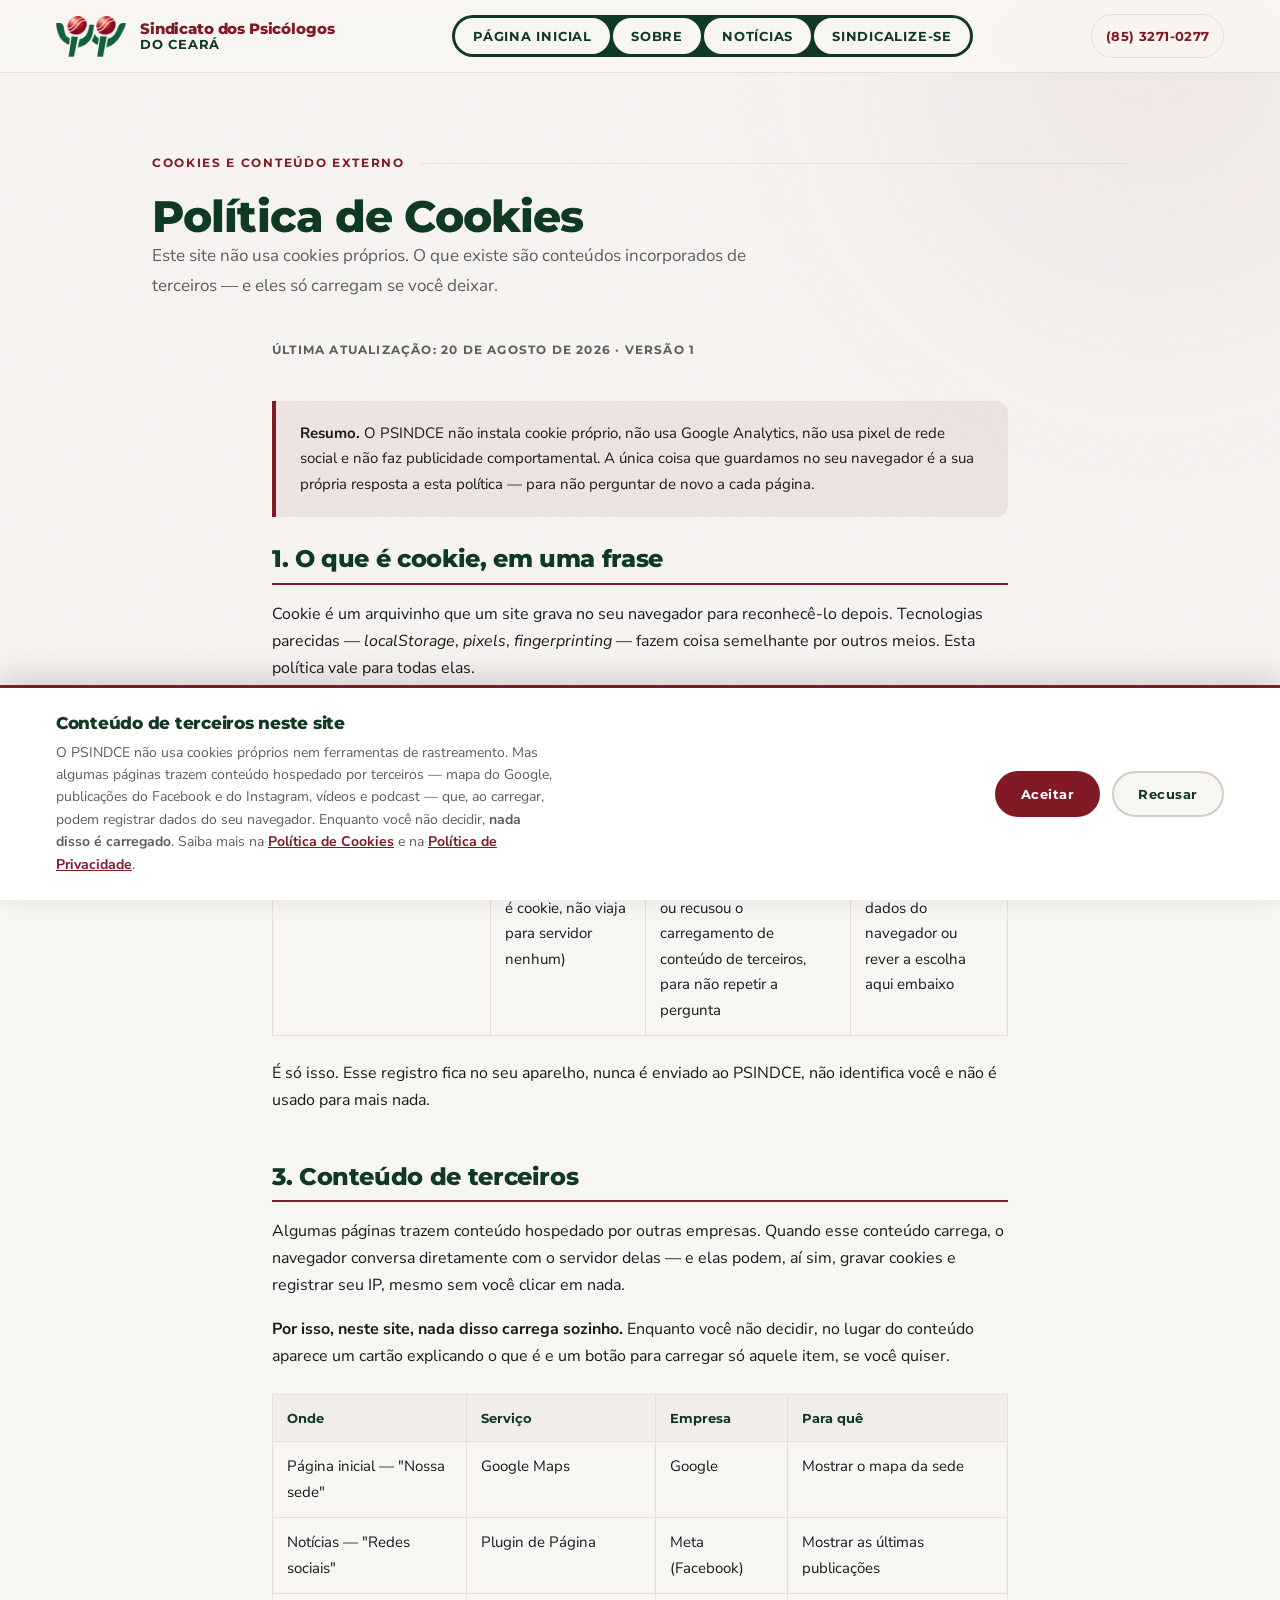
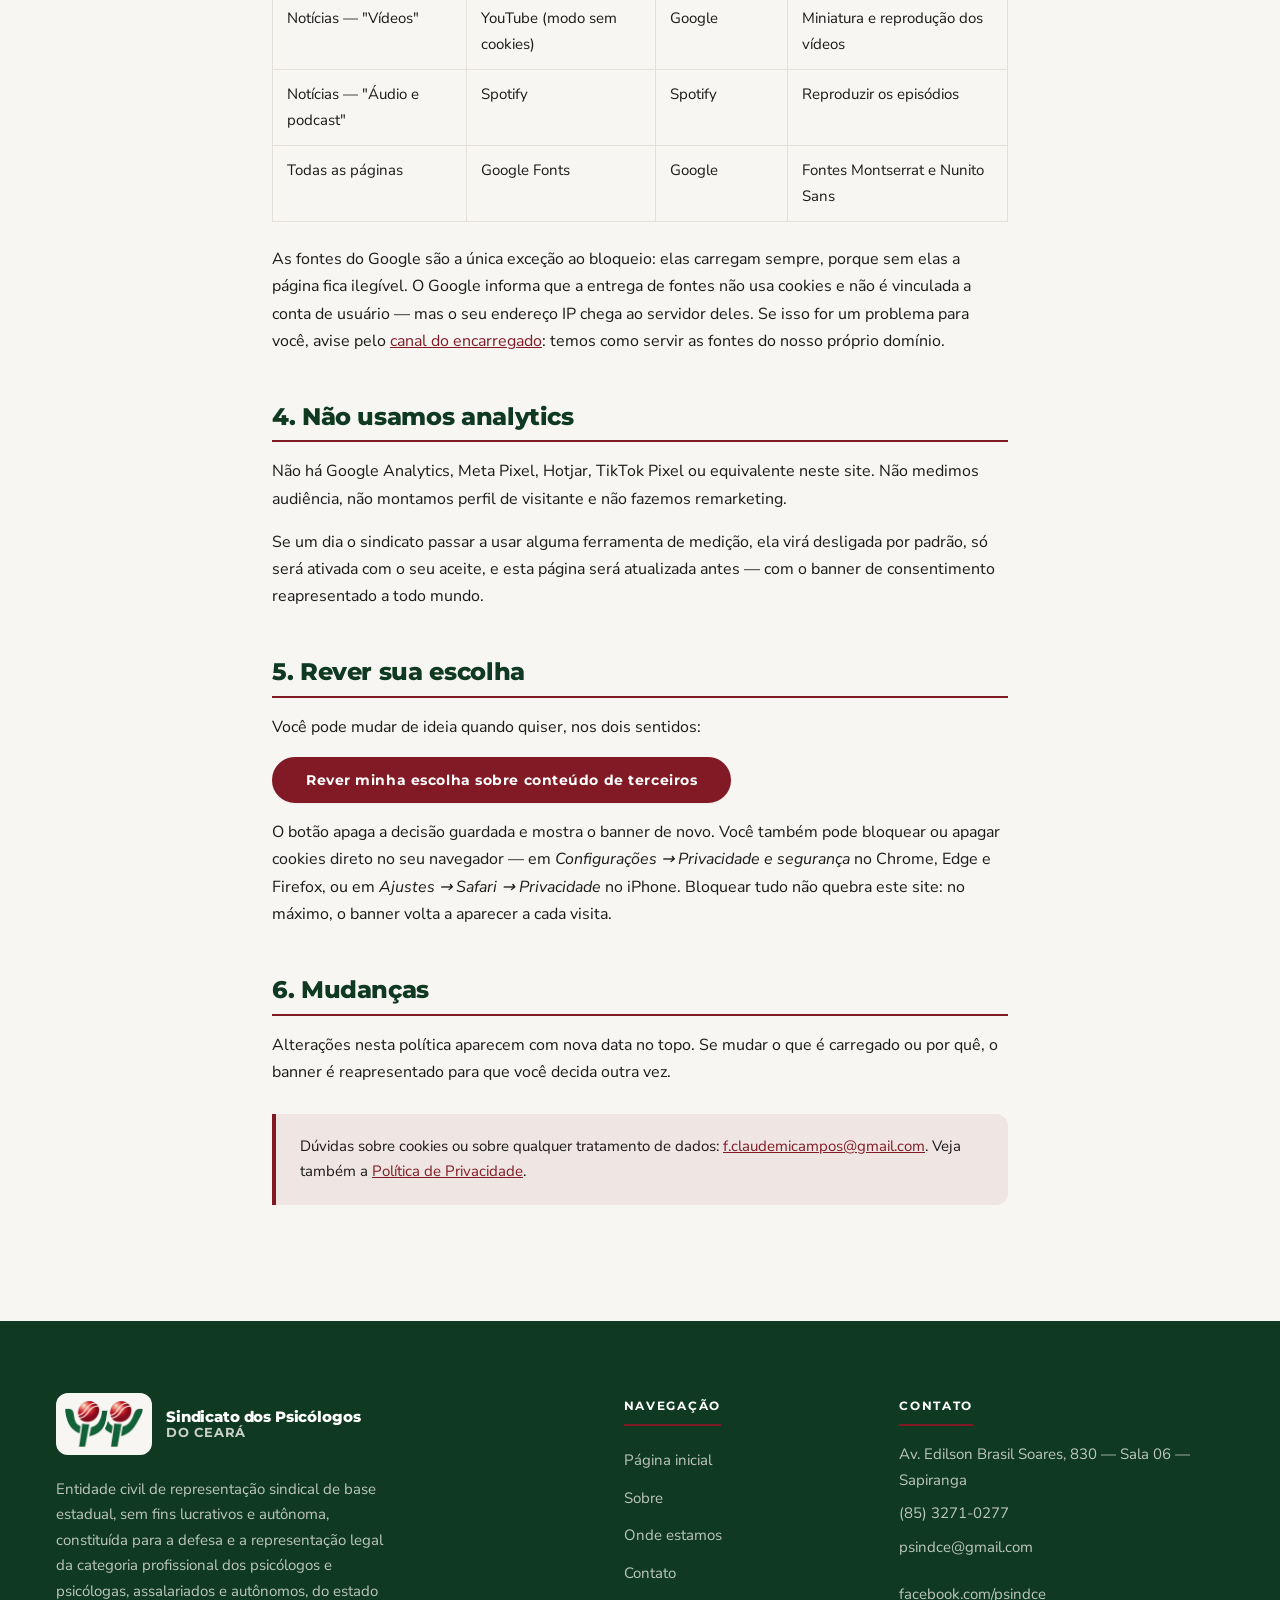
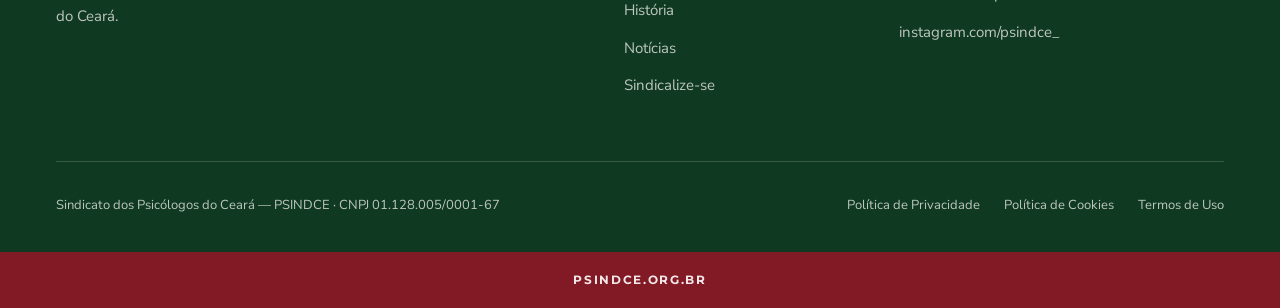
<file: cookies.html>
<!DOCTYPE html>
<html lang="pt-BR">
<head>
<meta charset="utf-8">
<meta name="viewport" content="width=device-width, initial-scale=1">
<meta name="format-detection" content="telephone=no">
<meta name="theme-color" content="#821A25">
<title>Política de Cookies — PSINDCE</title>
<meta name="description" content="O site do PSINDCE não usa cookies próprios nem analytics. Veja o que é guardado, quais conteúdos de terceiros existem e como revê-los.">
<link rel="canonical" href="https://psindce.org.br/cookies.html">
<link rel="icon" href="img/favicon/favicon.ico" sizes="32x32">
<link rel="icon" type="image/png" sizes="16x16" href="img/favicon/favicon-16x16.png">
<link rel="icon" type="image/png" sizes="32x32" href="img/favicon/favicon-32x32.png">
<link rel="apple-touch-icon" sizes="180x180" href="img/favicon/apple-touch-icon.png">
<link rel="manifest" href="img/favicon/site.webmanifest">
<meta property="og:type" content="website">
<meta property="og:site_name" content="Sindicato dos Psicólogos do Ceará — PSINDCE">
<meta property="og:locale" content="pt_BR">
<meta property="og:title" content="Política de Cookies — PSINDCE">
<meta property="og:description" content="O site do PSINDCE não usa cookies próprios nem analytics. Veja o que é guardado, quais conteúdos de terceiros existem e como revê-los.">
<meta property="og:url" content="https://psindce.org.br/cookies.html">
<meta property="og:image" content="https://psindce.org.br/img/og/og-image.png">
<meta property="og:image:width" content="1200">
<meta property="og:image:height" content="630">
<meta property="og:image:alt" content="PSINDCE — Sindicato dos Psicólogos do Ceará">
<meta name="twitter:card" content="summary_large_image">
<meta name="twitter:title" content="Política de Cookies — PSINDCE">
<meta name="twitter:description" content="O site do PSINDCE não usa cookies próprios nem analytics. Veja o que é guardado, quais conteúdos de terceiros existem e como revê-los.">
<meta name="twitter:image" content="https://psindce.org.br/img/og/og-image.png">
<link rel="preconnect" href="https://fonts.googleapis.com">
<link rel="preconnect" href="https://fonts.gstatic.com" crossorigin>
<link href="https://fonts.googleapis.com/css2?family=Montserrat:wght@600;700;800&family=Nunito+Sans:wght@400;600;700&display=swap" rel="stylesheet">
<link rel="stylesheet" href="css/site.css">
<style>
  header{
    position:sticky;top:0;z-index:60;
    background:rgba(248,246,243,.93);backdrop-filter:saturate(180%) blur(10px);
    border-bottom:1px solid var(--border);
    transition:box-shadow .3s ease-out,background-color .3s ease-out;
  }

  .logo-mark{
    flex:none;display:block;width:70px;height:44px;
    transition:width .3s ease-out,height .3s ease-out;
    background:url("img/logo.webp") center/contain no-repeat;
  }

  .legal-hero{padding:5rem 0 2.5rem}

  .legal-hero h1{font-size:clamp(1.875rem,4.4vw,2.75rem)}

  @media(max-width:900px){
    nav{
      display:none;position:absolute;top:100%;left:0;right:0;
      background:var(--background);border-bottom:1px solid var(--border);padding:1rem 1.5rem;
    }
    nav.open{display:block}
    .pill-list{flex-direction:column;align-items:flex-start;gap:.25rem}
    .pill{padding:.75rem 0;min-height:44px}
    .menu-btn{display:block}
    .footer-grid{grid-template-columns:1fr}
    section{padding:4rem 0}
    .legal-hero{padding:3.5rem 0 2rem}
  }

  @media(max-width:640px){
    .tel-topo{display:none}
    .logo-mark{width:58px;height:36px}
    .marca-txt b{font-size:.8125rem}
    .marca-txt i{font-size:.6875rem}
    .wrap,.wrap-wide{padding:0 1.25rem}
  }

  @media(prefers-reduced-motion:reduce){
    html{scroll-behavior:auto}
    *,*::before,*::after{
      transition-duration:.01ms!important;animation-duration:.01ms!important;
      animation-iteration-count:1!important;
    }
    body::after{animation:none!important;opacity:.64}
  }
</style>
</head>
<body>
<a class="skip-link" href="#conteudo">Pular para o conteúdo</a>

<header>
  <div class="header-inner">
    <a class="marca" href="index.html">
      <span class="logo-mark" aria-hidden="true"></span>
      <span class="marca-txt"><b>Sindicato dos Psicólogos</b><i>do Ceará</i></span>
    </a>
    <button class="menu-btn" id="menuBtn" aria-label="Abrir menu" aria-expanded="false" aria-controls="nav">☰</button>
    <nav id="nav">
      <ul class="pill-list">
        <li><a class="pill" href="index.html#topo">
          <span class="hover-circle" aria-hidden="true"></span>
          <span class="label-stack">
            <span class="pill-label">Página inicial</span>
            <span class="pill-label-hover" aria-hidden="true">Página inicial</span>
          </span>
        </a></li>
        <li><a class="pill" href="sobre.html">
          <span class="hover-circle" aria-hidden="true"></span>
          <span class="label-stack">
            <span class="pill-label">Sobre</span>
            <span class="pill-label-hover" aria-hidden="true">Sobre</span>
          </span>
        </a></li>
        <li><a class="pill" href="noticias.html">
          <span class="hover-circle" aria-hidden="true"></span>
          <span class="label-stack">
            <span class="pill-label">Notícias</span>
            <span class="pill-label-hover" aria-hidden="true">Notícias</span>
          </span>
        </a></li>
        <li><a class="pill" href="sindicalize-se.html">
          <span class="hover-circle" aria-hidden="true"></span>
          <span class="label-stack">
            <span class="pill-label">Sindicalize-se</span>
            <span class="pill-label-hover" aria-hidden="true">Sindicalize-se</span>
          </span>
        </a></li>
      </ul>
    </nav>
    <a class="tel-topo" href="tel:+558532710277">
      <span class="hover-circle" aria-hidden="true"></span>
      <span class="label-stack">
        <span class="pill-label">(85) 3271-0277</span>
        <span class="pill-label-hover" aria-hidden="true">(85) 3271-0277</span>
      </span>
    </a>
  </div>
</header>

<main id="conteudo" tabindex="-1">

<section class="legal-hero">
  <div class="wrap">
    <div class="rotulo esq"><span>Cookies e conteúdo externo</span></div>
    <h1>Política de Cookies</h1>
    <p class="lead">Este site não usa cookies próprios. O que existe são conteúdos
    incorporados de terceiros — e eles só carregam se você deixar.</p>
  </div>
</section>

<section style="padding-top:0">
  <div class="wrap">
    <div class="legal">
      <p class="atualizado">Última atualização: 20 de agosto de 2026 · Versão 1</p>

      <div class="destaque">
        <p><strong>Resumo.</strong> O PSINDCE não instala cookie próprio, não usa Google
        Analytics, não usa pixel de rede social e não faz publicidade comportamental. A única
        coisa que guardamos no seu navegador é a sua própria resposta a esta política — para
        não perguntar de novo a cada página.</p>
      </div>

      <h2 id="o-que-e">1. O que é cookie, em uma frase</h2>
      <p>Cookie é um arquivinho que um site grava no seu navegador para reconhecê-lo depois.
      Tecnologias parecidas — <em>localStorage</em>, <em>pixels</em>, <em>fingerprinting</em> —
      fazem coisa semelhante por outros meios. Esta política vale para todas elas.</p>

      <h2 id="proprios">2. O que o PSINDCE guarda</h2>
      <div class="tabela-rolavel">
        <table>
          <thead>
            <tr><th>Nome</th><th>Tipo</th><th>Para quê</th><th>Duração</th></tr>
          </thead>
          <tbody>
            <tr>
              <td><code>psindce.consentimento</code></td>
              <td>localStorage (não é cookie, não viaja para servidor nenhum)</td>
              <td>Guardar se você aceitou ou recusou o carregamento de conteúdo de terceiros,
                  para não repetir a pergunta</td>
              <td>Até você limpar os dados do navegador ou rever a escolha aqui embaixo</td>
            </tr>
          </tbody>
        </table>
      </div>
      <p>É só isso. Esse registro fica no seu aparelho, nunca é enviado ao PSINDCE, não
      identifica você e não é usado para mais nada.</p>

      <h2 id="terceiros">3. Conteúdo de terceiros</h2>
      <p>Algumas páginas trazem conteúdo hospedado por outras empresas. Quando esse conteúdo
      carrega, o navegador conversa diretamente com o servidor delas — e elas podem, aí sim,
      gravar cookies e registrar seu IP, mesmo sem você clicar em nada.</p>
      <p><strong>Por isso, neste site, nada disso carrega sozinho.</strong> Enquanto você não
      decidir, no lugar do conteúdo aparece um cartão explicando o que é e um botão para
      carregar só aquele item, se você quiser.</p>
      <div class="tabela-rolavel">
        <table>
          <thead>
            <tr><th>Onde</th><th>Serviço</th><th>Empresa</th><th>Para quê</th></tr>
          </thead>
          <tbody>
            <tr><td>Página inicial — "Nossa sede"</td><td>Google Maps</td><td>Google</td>
                <td>Mostrar o mapa da sede</td></tr>
            <tr><td>Notícias — "Redes sociais"</td><td>Plugin de Página</td><td>Meta (Facebook)</td>
                <td>Mostrar as últimas publicações</td></tr>
            <tr><td>Notícias — "Vídeos"</td><td>YouTube (modo sem cookies)</td><td>Google</td>
                <td>Miniatura e reprodução dos vídeos</td></tr>
            <tr><td>Notícias — "Áudio e podcast"</td><td>Spotify</td><td>Spotify</td>
                <td>Reproduzir os episódios</td></tr>
            <tr><td>Todas as páginas</td><td>Google Fonts</td><td>Google</td>
                <td>Fontes Montserrat e Nunito Sans</td></tr>
          </tbody>
        </table>
      </div>
      <p>As fontes do Google são a única exceção ao bloqueio: elas carregam sempre, porque sem
      elas a página fica ilegível. O Google informa que a entrega de fontes não usa cookies e
      não é vinculada a conta de usuário — mas o seu endereço IP chega ao servidor deles.
      Se isso for um problema para você, avise pelo
      <a href="privacidade.html#encarregado">canal do encarregado</a>: temos como servir as
      fontes do nosso próprio domínio.</p>

      <h2 id="analytics">4. Não usamos analytics</h2>
      <p>Não há Google Analytics, Meta Pixel, Hotjar, TikTok Pixel ou equivalente neste site.
      Não medimos audiência, não montamos perfil de visitante e não fazemos remarketing.</p>
      <p>Se um dia o sindicato passar a usar alguma ferramenta de medição, ela virá desligada
      por padrão, só será ativada com o seu aceite, e esta página será atualizada antes —
      com o banner de consentimento reapresentado a todo mundo.</p>

      <h2 id="gerenciar">5. Rever sua escolha</h2>
      <p>Você pode mudar de ideia quando quiser, nos dois sentidos:</p>
      <p><button type="button" class="btn btn-primary" id="btnReverConsent">Rever minha escolha
      sobre conteúdo de terceiros</button></p>
      <p class="form-status" id="consentStatus" role="status" hidden></p>
      <p>O botão apaga a decisão guardada e mostra o banner de novo. Você também pode bloquear
      ou apagar cookies direto no seu navegador — em
      <em>Configurações → Privacidade e segurança</em> no Chrome, Edge e Firefox, ou em
      <em>Ajustes → Safari → Privacidade</em> no iPhone. Bloquear tudo não quebra este site:
      no máximo, o banner volta a aparecer a cada visita.</p>

      <h2 id="mudancas">6. Mudanças</h2>
      <p>Alterações nesta política aparecem com nova data no topo. Se mudar o que é carregado
      ou por quê, o banner é reapresentado para que você decida outra vez.</p>

      <div class="destaque">
        <p>Dúvidas sobre cookies ou sobre qualquer tratamento de dados:
        <a href="mailto:f.claudemicampos@gmail.com">f.claudemicampos@gmail.com</a>.
        Veja também a <a href="privacidade.html">Política de Privacidade</a>.</p>
      </div>
    </div>
  </div>
</section>

</main>

<footer>
  <div class="wrap-wide">
    <div class="footer-grid">
      <div>
        <div class="footer-marca">
          <span class="logo-mark" aria-hidden="true"></span>
          <span class="marca-txt"><b>Sindicato dos Psicólogos</b><i>do Ceará</i></span>
        </div>
        <p>Entidade civil de representação sindical de base estadual, sem fins lucrativos e autônoma, constituída para a defesa e a representação legal da categoria profissional dos psicólogos e psicólogas, assalariados e autônomos, do estado do Ceará.</p>
      </div>

      <div>
        <h3>Navegação</h3>
        <ul>
          <li><a href="index.html#topo">Página inicial</a></li>
          <li><a href="sobre.html">Sobre</a></li>
          <li><a href="index.html#onde">Onde estamos</a></li>
          <li><a href="index.html#contato">Contato</a></li>
          <li><a href="sobre.html#historia">História</a></li>
          <li><a href="noticias.html">Notícias</a></li>
          <li><a href="sindicalize-se.html">Sindicalize-se</a></li>
        </ul>
      </div>

      <div>
        <h3>Contato</h3>
        <p>Av. Edilson Brasil Soares, 830 — Sala 06 — Sapiranga</p>
        <p><a href="tel:+558532710277">(85) 3271-0277</a></p>
        <p><a href="mailto:psindce@gmail.com">psindce@gmail.com</a></p>
        <ul style="margin-top:1rem">
          <li><a href="https://www.facebook.com/psindce" target="_blank" rel="noopener">facebook.com/psindce</a></li>
          <li><a href="https://instagram.com/psindce_" target="_blank" rel="noopener">instagram.com/psindce_</a></li>
        </ul>
      </div>
    </div>

      <div class="footer-legal">
        <p>Sindicato dos Psicólogos do Ceará — PSINDCE · CNPJ 01.128.005/0001-67</p>
        <ul>
          <li><a href="privacidade.html">Política de Privacidade</a></li>
          <li><a href="cookies.html" aria-current="page">Política de Cookies</a></li>
          <li><a href="termos.html">Termos de Uso</a></li>
        </ul>
      </div>
  </div>
  <div class="footer-bottom">psindce.org.br</div>
</footer>
<!-- VOLTAR AO TOPO -->
<button type="button" class="btn-topo" id="btnTopo" aria-label="Voltar ao topo da página">
  <svg viewBox="0 0 24 24" aria-hidden="true"><path d="M12 19V5M5 12l7-7 7 7"/></svg>
  <span class="btn-topo-txt">Voltar ao topo</span>
</button>

<!-- BANNER DE CONSENTIMENTO (LGPD) — nasce oculto; js/consentimento.js
     só o mostra quando ainda não há decisão guardada. -->
<div class="consent" id="consentBanner" role="dialog" aria-modal="false"
     aria-labelledby="consentTitulo" hidden>
  <div class="consent-inner">
    <div>
      <h2 id="consentTitulo">Conteúdo de terceiros neste site</h2>
      <p>O PSINDCE não usa cookies próprios nem ferramentas de rastreamento. Mas algumas
      páginas trazem conteúdo hospedado por terceiros — mapa do Google, publicações do
      Facebook e do Instagram, vídeos e podcast — que, ao carregar, podem registrar dados
      do seu navegador. Enquanto você não decidir, <strong>nada disso é carregado</strong>.
      Saiba mais na <a href="cookies.html">Política de Cookies</a> e na
      <a href="privacidade.html">Política de Privacidade</a>.</p>
    </div>
    <div class="consent-acoes">
      <button type="button" class="btn btn-primary" id="consentAceitar">Aceitar</button>
      <button type="button" class="btn btn-recusar" id="consentRecusar">Recusar</button>
    </div>
  </div>
</div>

<script src="js/consentimento.js"></script>
<script src="js/site.js"></script>
<script>
  /* O botão "rever escolha" apaga a decisão guardada e faz o banner voltar. */
  (function(){
    var b = document.getElementById('btnReverConsent');
    var s = document.getElementById('consentStatus');
    if (!b || !PSINDCE.consentimento) return;
    b.addEventListener('click', function(){
      PSINDCE.consentimento.reabrir();
      if (s) {
        s.hidden = false;
        s.textContent = 'Escolha apagada. O aviso voltou no rodapé da tela.';
        void s.offsetWidth;
        s.classList.add('visivel');
      }
    });
  })();
</script>
</body>
</html>
</file>
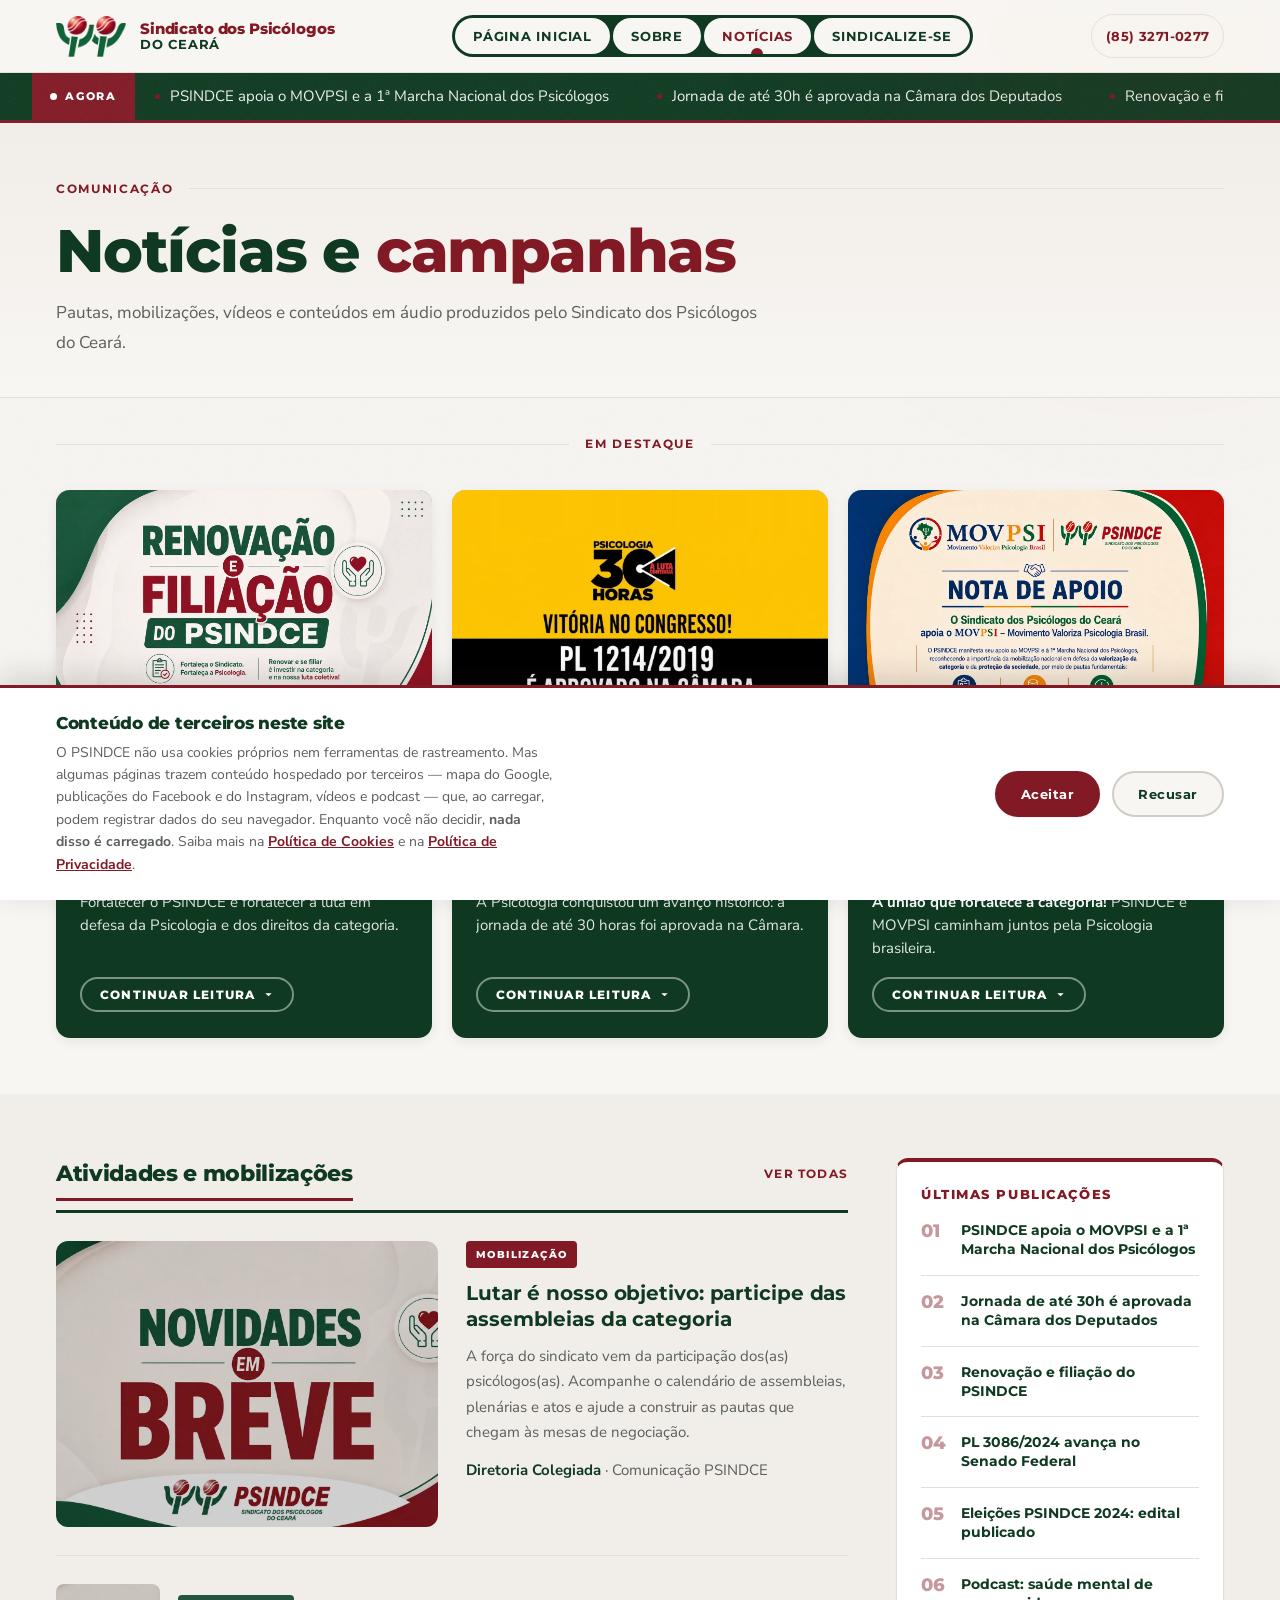
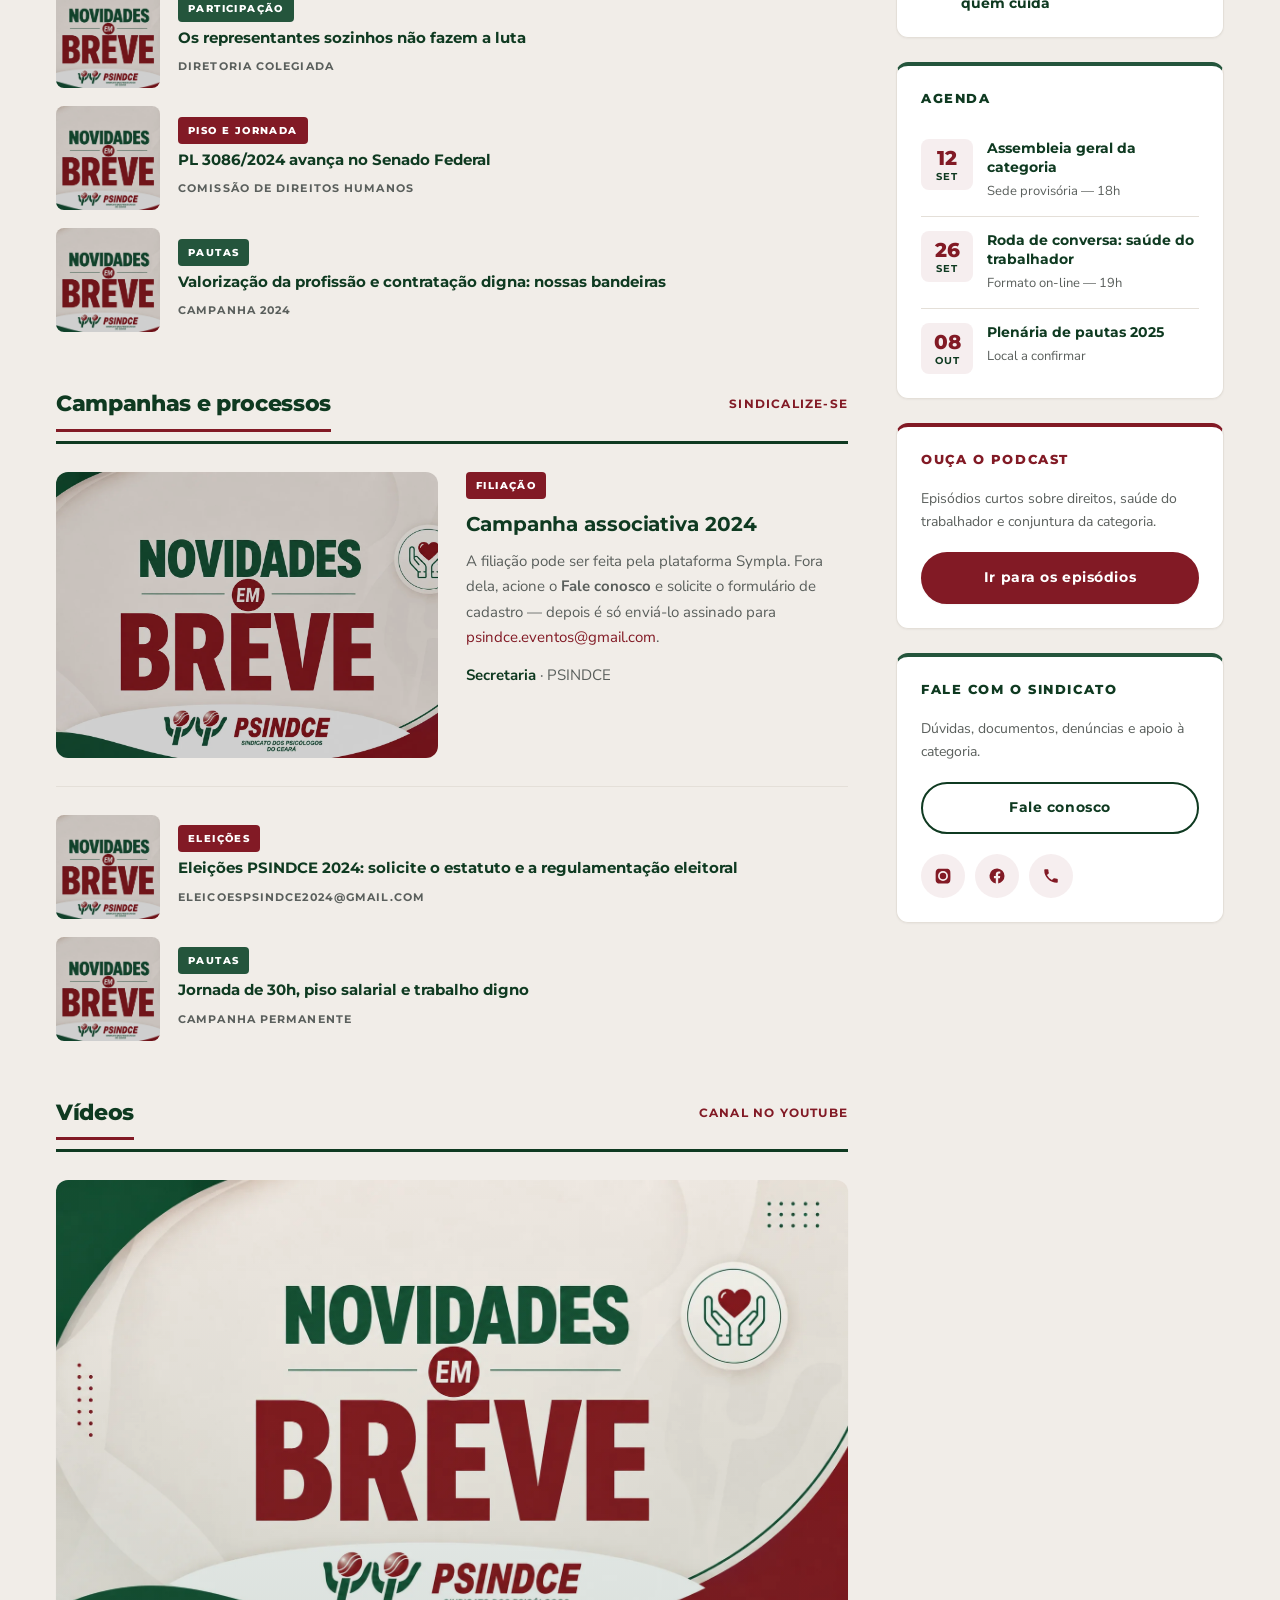
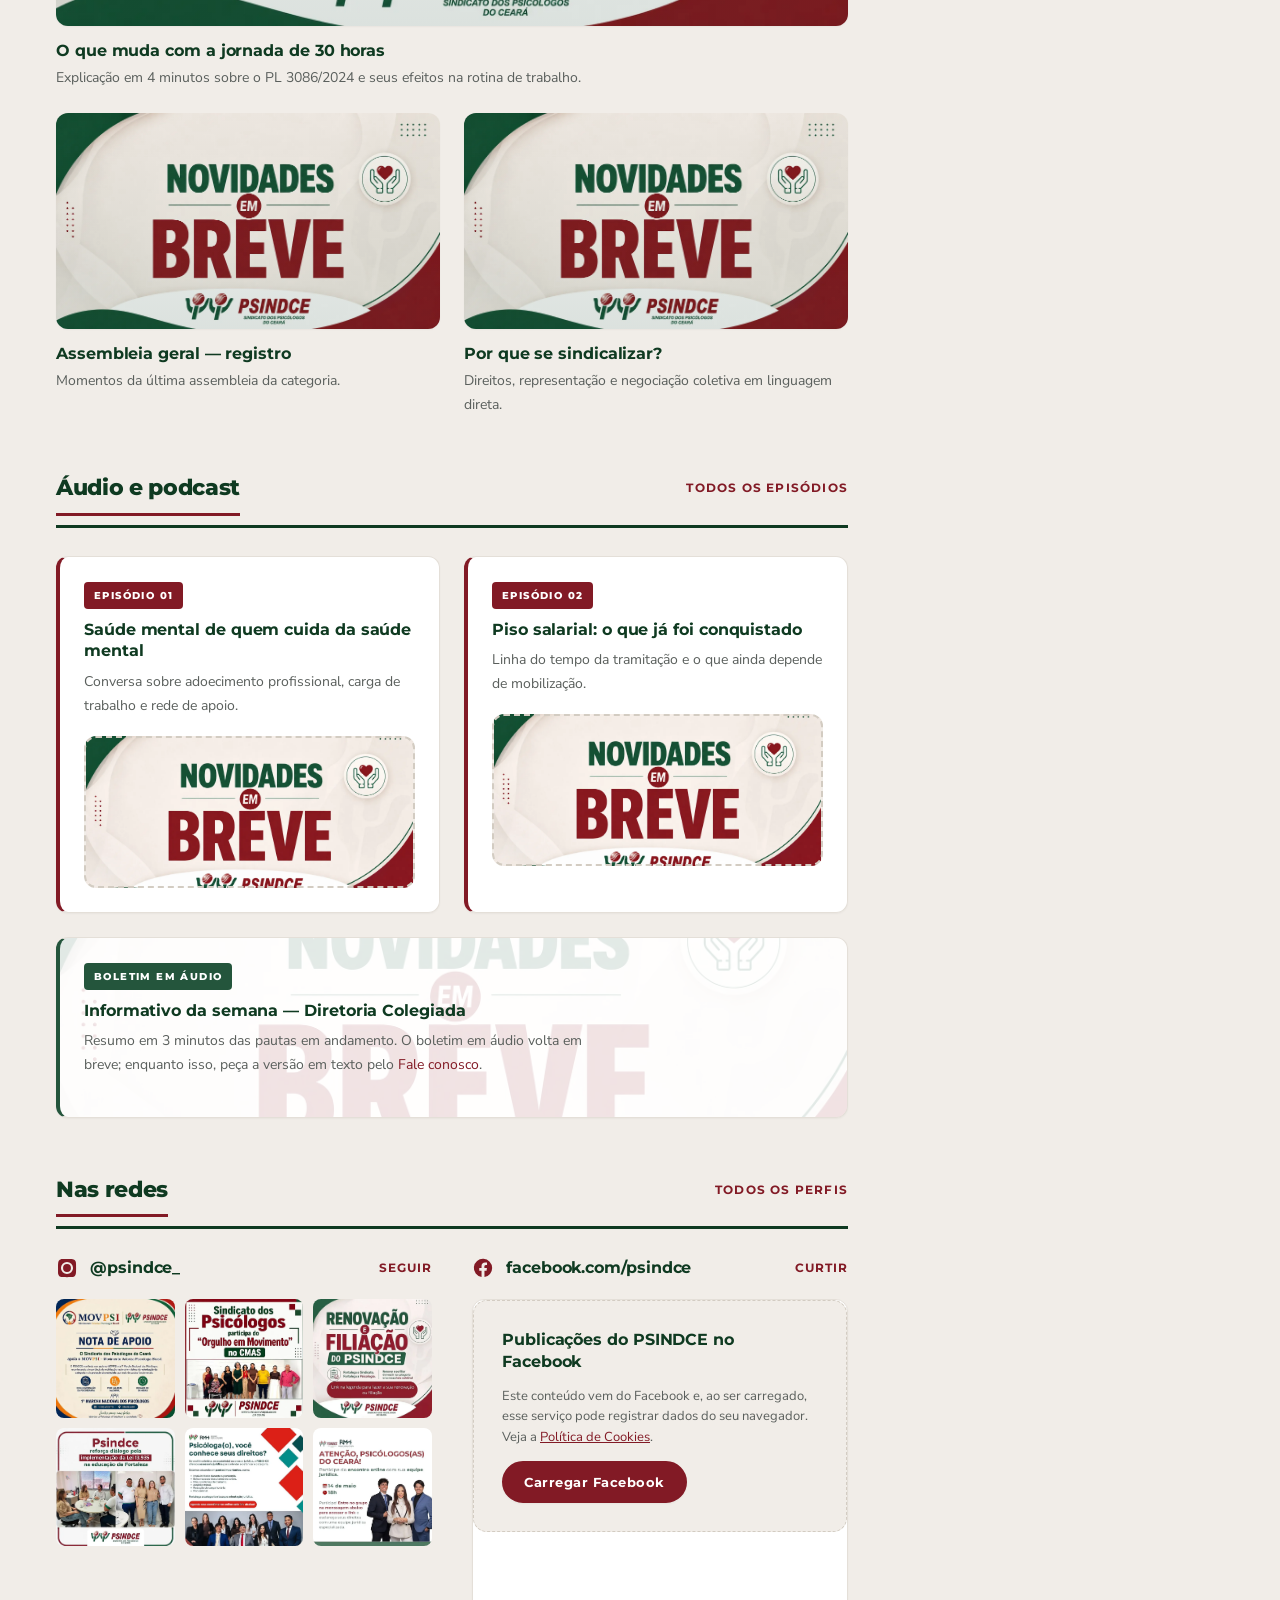
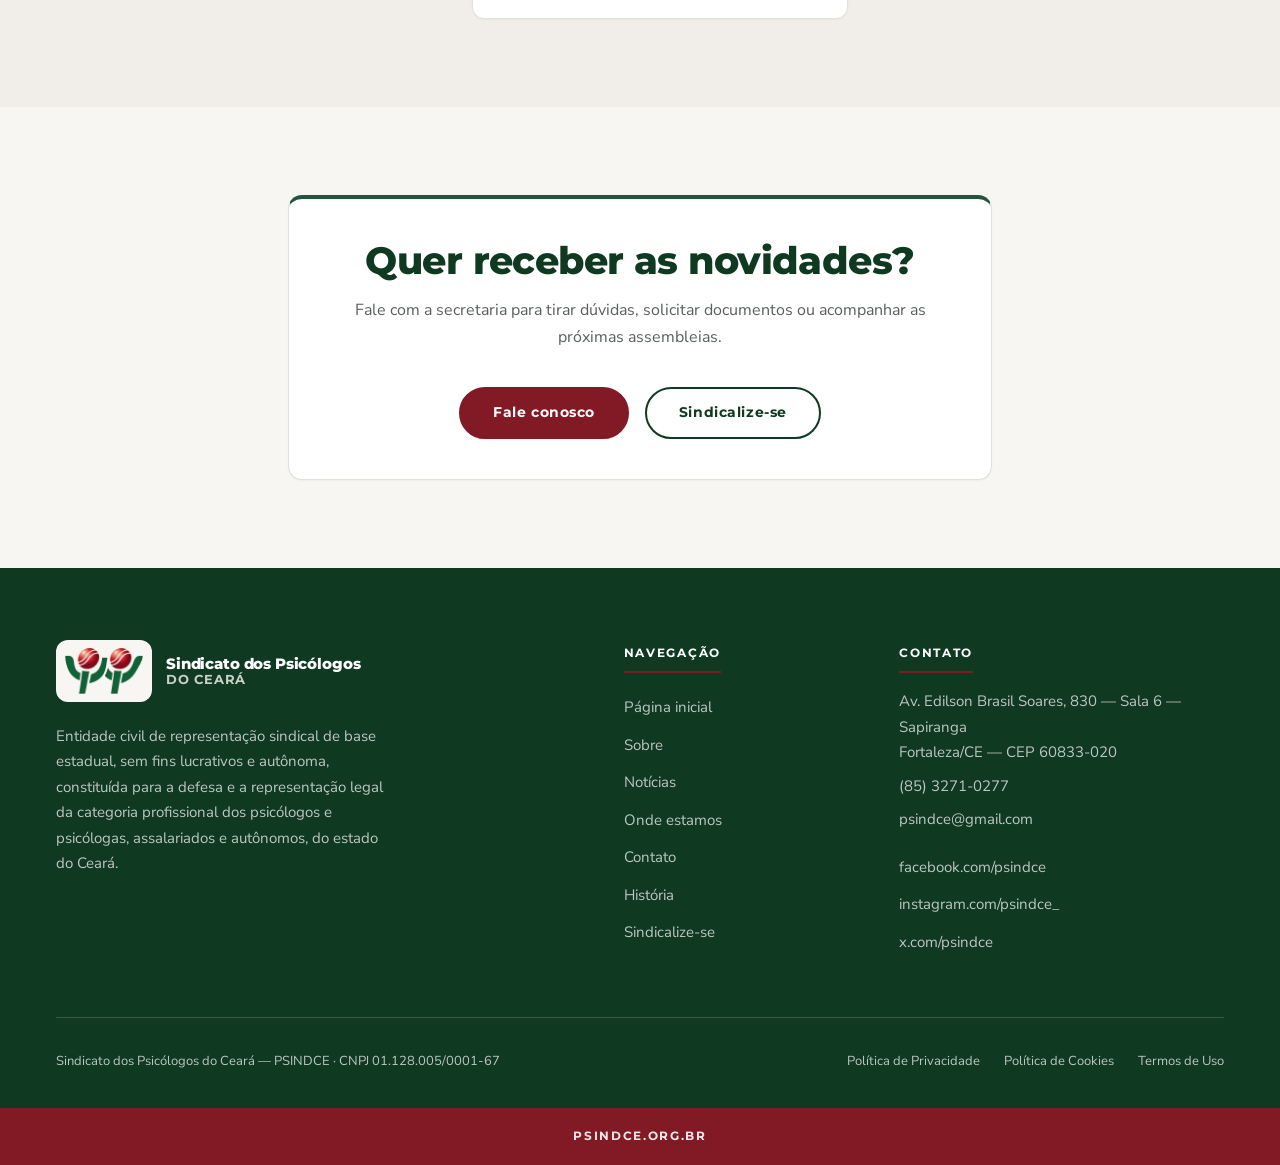
<file: noticias.html>
<!DOCTYPE html>
<html lang="pt-BR">
<head>
<meta charset="utf-8">
<meta name="viewport" content="width=device-width, initial-scale=1">
<meta name="format-detection" content="telephone=no">
<meta name="theme-color" content="#821A25">
<title>Notícias e campanhas — PSINDCE, Psicólogos do Ceará</title>
<meta name="description" content="Notícias, campanhas, vídeos e podcast do Sindicato dos Psicólogos do Ceará — PSINDCE.">
<link rel="canonical" href="https://psindce.org.br/noticias.html">
<link rel="icon" href="img/favicon/favicon.ico" sizes="32x32">
<link rel="icon" type="image/png" sizes="16x16" href="img/favicon/favicon-16x16.png">
<link rel="icon" type="image/png" sizes="32x32" href="img/favicon/favicon-32x32.png">
<link rel="apple-touch-icon" sizes="180x180" href="img/favicon/apple-touch-icon.png">
<link rel="manifest" href="img/favicon/site.webmanifest">
<meta property="og:type" content="website">
<meta property="og:site_name" content="Sindicato dos Psicólogos do Ceará — PSINDCE">
<meta property="og:locale" content="pt_BR">
<meta property="og:title" content="Notícias e campanhas — PSINDCE, Psicólogos do Ceará">
<meta property="og:description" content="Notícias, campanhas, vídeos e podcast do Sindicato dos Psicólogos do Ceará — PSINDCE.">
<meta property="og:url" content="https://psindce.org.br/noticias.html">
<meta property="og:image" content="https://psindce.org.br/img/og/og-image.png">
<meta property="og:image:width" content="1200">
<meta property="og:image:height" content="630">
<meta property="og:image:alt" content="PSINDCE — Sindicato dos Psicólogos do Ceará">
<meta name="twitter:card" content="summary_large_image">
<meta name="twitter:title" content="Notícias e campanhas — PSINDCE, Psicólogos do Ceará">
<meta name="twitter:description" content="Notícias, campanhas, vídeos e podcast do Sindicato dos Psicólogos do Ceará — PSINDCE.">
<meta name="twitter:image" content="https://psindce.org.br/img/og/og-image.png">
<script type="application/ld+json">
{
  "@context": "https://schema.org",
  "@type": "Organization",
  "name": "Sindicato dos Psicólogos do Ceará",
  "alternateName": "PSINDCE",
  "url": "https://psindce.org.br/",
  "logo": "https://psindce.org.br/img/og/og-image.png",
  "image": "https://psindce.org.br/img/og/og-image.png",
  "description": "O Sindicato dos Psicólogos do Ceará (PSINDCE) é uma entidade civil constituída para a defesa e a representação legal e legítima da categoria profissional dos psicólogos e psicólogas, assalariados e autônomos, do estado do Ceará.",
  "telephone": "+55-85-3271-0277",
  "address": {
    "@type": "PostalAddress",
    "streetAddress": "Av. Edilson Brasil Soares, 830 — Sala 6 — Sapiranga",
    "addressLocality": "Fortaleza",
    "addressRegion": "CE",
    "postalCode": "60833-020",
    "addressCountry": "BR"
  },
  "sameAs": [
    "https://www.facebook.com/psindce",
    "https://www.instagram.com/psindce_/",
    "https://x.com/psindce"
  ]
}
</script>
<link rel="preconnect" href="https://fonts.googleapis.com">
<link rel="preconnect" href="https://fonts.gstatic.com" crossorigin>
<link href="https://fonts.googleapis.com/css2?family=Montserrat:wght@600;700;800&family=Nunito+Sans:wght@400;600;700&display=swap" rel="stylesheet">
<link rel="stylesheet" href="css/site.css">
<style>

  header{
    position:sticky;top:0;z-index:60;
    background:rgba(248,246,243,.93);backdrop-filter:saturate(180%) blur(10px);
    border-bottom:1px solid var(--border);
    transition:box-shadow .3s ease-out,background-color .3s ease-out;
    /* o header muda de altura ao encolher; sem isto o navegador reajusta a
       rolagem para compensar e a barra entra em looping (tremor) */
    overflow-anchor:none;
  }

  .logo-mark{
    flex:none;display:block;width:70px;height:44px;
    transition:width .3s ease-out,height .3s ease-out;
    background:url("img/logo.webp") center/contain no-repeat;
  }

  .hero-foto{
    position:absolute;inset:0;z-index:-2;
    width:100%;height:100%;object-fit:cover;object-position:86% center;
    filter:grayscale(.22) sepia(.10) contrast(.97) brightness(1.03);
    /* "respiração" contínua da fotografia — zoom + deslocamento sutis */
    animation:hero-respira 28s ease-in-out infinite;
  }

  .hero::before{
    content:"";position:absolute;inset:0;z-index:-1;
    background:linear-gradient(95deg,
      rgba(248,246,243,.96) 0%,
      rgba(248,246,243,.91) 32%,
      rgba(248,246,243,.74) 58%,
      rgba(248,246,243,.40) 80%,
      rgba(248,246,243,.24) 100%);
  }

  .social-grid{display:flex;flex-wrap:wrap;justify-content:center;gap:1.75rem;margin-top:2.75rem}

  .social-link{
    display:flex;flex-direction:column;align-items:center;gap:.875rem;width:9rem;
    color:var(--verde);transition:translate .2s ease-out,color .2s ease-out;
  }

  .social-link:hover{color:var(--accent);translate:0 -3px}

  .social-icone{
    width:3.75rem;height:3.75rem;border-radius:50%;
    background:var(--accent-soft);display:flex;align-items:center;justify-content:center;
    transition:background .2s ease-out;
  }

  .social-link:hover .social-icone{background:var(--accent);}

  .social-link:hover .social-icone svg{fill:var(--accent-foreground)}

  .social-icone svg{width:1.5rem;height:1.5rem;fill:var(--accent)}

  .social-link span:last-child{
    font-family:var(--font-display);font-size:.875rem;font-weight:700;letter-spacing:.02em;
  }

  @media(max-width:900px){
    nav{
      display:none;position:absolute;top:100%;left:0;right:0;
      background:var(--background);border-bottom:1px solid var(--border);padding:1rem 1.5rem;
    }
    nav.open{display:block}
    /* itens do menu entram em cascata ao abrir */
    nav.open li{animation:menu-cascata .34s cubic-bezier(.22,.61,.36,1) both}
    nav.open li:nth-child(1){animation-delay:.03s}
    nav.open li:nth-child(2){animation-delay:.09s}
    nav.open li:nth-child(3){animation-delay:.15s}
    nav.open li:nth-child(4){animation-delay:.21s}
    nav.open li:nth-child(5){animation-delay:.27s}
    nav.open li:nth-child(6){animation-delay:.33s}
    @keyframes menu-cascata{
      from{opacity:0;transform:translateY(-8px)}
      to{opacity:1;transform:none}
    }
    .pill-list{flex-direction:column;align-items:flex-start;gap:.25rem}
    .pill{padding:.75rem 0;min-height:44px}
    .menu-btn{display:block}
    .estatuto-grid,.sede-grid,.contato-grid,.cards,.footer-grid{grid-template-columns:1fr}
    .estatuto-nota{position:static}
    section{padding:4rem 0}
    .hero{padding:5.5rem 0 4rem}
    .hero-foto{object-position:72% center}
    .mapa iframe{height:20rem}
  }

  @media(max-width:640px){
    .tel-topo{display:none}
    .logo-mark{width:58px;height:36px}
    .marca-txt b{font-size:.8125rem}
    .marca-txt i{font-size:.6875rem}

    .wrap,.wrap-wide{padding:0 1.25rem}
    .hero-conteudo{max-width:none}
    .hero::before{background:linear-gradient(178deg,rgba(248,246,243,.95) 0%,rgba(248,246,243,.87) 55%,rgba(248,246,243,.94) 100%)}
    .artigo{grid-template-columns:1fr;gap:.375rem}
    .artigo-num{text-align:left;font-size:1.5rem}
    .btn{width:100%}
    .card-body{padding:1.5rem}
  }

  @media(prefers-reduced-motion:reduce){
    html{scroll-behavior:auto}
    *,*::before,*::after{
      transition-duration:.01ms!important;
      animation-duration:.01ms!important;
      animation-iteration-count:1!important;
    }
    /* nada de movimento: tudo já visível, sem deslocamento */
    .js-reveal,.hero-conteudo>*{opacity:1!important;transform:none!important;animation:none!important}
    .rotulo.js-reveal::before,.rotulo.js-reveal::after{transform:none!important}
    .hero-foto{animation:none!important;transform:scale(1.04)}
    body::after{animation:none!important;opacity:.64}
    .btn-whatsapp::after{display:none}
  }

  .form-aviso{
    font-size:.8125rem;line-height:1.5;color:var(--muted-foreground);
    max-width:100%;margin:0 0 1.25rem;text-align:left;
  }

  .form-aviso a{font-weight:700;text-decoration:underline}
</style>
<noscript>
  <style>
    /* sem JS não há observador de rolagem: tudo permanece visível */
    .js-reveal{opacity:1;transform:none}
    .rotulo.js-reveal::before,.rotulo.js-reveal::after{transform:none}
    .form-status{opacity:1;transform:none}
  </style>
</noscript>
<style>
  /* ============================================================
     ESTRUTURA DE PORTAL DE NOTÍCIAS
     Layout inspirado em portais editoriais; paleta, tipografia e
     componentes são os mesmos do restante do site PSINDCE.
     ============================================================ */

  /* --- BARRA "AGORA" (manchetes em rodízio) --- */
  .agora{
    background:var(--verde);color:#fff;
    border-bottom:3px solid var(--accent);
    overflow:hidden;
  }
  .agora-inner{
    display:flex;align-items:center;gap:1.25rem;
    max-width:var(--max-wide);margin:0 auto;padding:0 1.5rem;
  }
  .agora-rotulo{
    flex:none;display:flex;align-items:center;gap:.5rem;
    background:var(--accent);color:#fff;
    font-family:var(--font-display);font-size:.6875rem;font-weight:800;
    letter-spacing:.16em;text-transform:uppercase;
    padding:.875rem 1.125rem;margin-left:-1.5rem;
  }
  .agora-rotulo::before{
    content:"";width:7px;height:7px;border-radius:50%;background:#fff;
    animation:pulsa 1.6s ease-in-out infinite;
  }
  @keyframes pulsa{0%,100%{opacity:1}50%{opacity:.25}}
  .agora-pista{flex:1;overflow:hidden;position:relative;height:2.875rem}
  .agora-fita{
    display:flex;align-items:center;gap:3rem;height:100%;
    white-space:nowrap;width:max-content;
    animation:corre 38s linear infinite;
  }
  .agora-pista:hover .agora-fita{animation-play-state:paused}
  @keyframes corre{from{transform:translateX(0)}to{transform:translateX(-50%)}}
  .agora-fita a{
    font-size:.9375rem;color:rgba(255,255,255,.92);
    display:inline-flex;align-items:center;gap:.625rem;
  }
  .agora-fita a::before{
    content:"";width:5px;height:5px;border-radius:50%;
    background:var(--accent);flex:none;
  }
  .agora-fita a:hover{color:#fff;text-decoration:underline;text-underline-offset:3px}

  /* --- TOPO DE PÁGINA INTERNA --- */
  .pagina-topo{
    padding:3.5rem 0 2.5rem;
    background:linear-gradient(180deg,var(--muted) 0%,var(--background) 100%);
    border-bottom:1px solid var(--border);
  }
  .pagina-topo h1{margin-bottom:.875rem}
  .pagina-topo h1 em{font-style:normal;color:var(--accent)}
  .pagina-topo .lead{max-width:44rem}

  /* --- ETIQUETA DE EDITORIA --- */
  .editoria{
    display:inline-block;
    background:var(--accent);color:#fff;
    font-family:var(--font-display);font-size:.625rem;font-weight:800;
    letter-spacing:.14em;text-transform:uppercase;
    padding:.3125rem .625rem;border-radius:4px;
  }
  .editoria.verde{background:var(--verde-medio)}
  .data{
    font-family:var(--font-display);font-size:.6875rem;font-weight:700;
    letter-spacing:.1em;text-transform:uppercase;color:var(--muted-foreground);
  }

  h2.rotulo{line-height:1;letter-spacing:0}

  /* --- MOSAICO DE DESTAQUES --- */
  /* Grade de cards iguais: todas as colunas têm a mesma largura e todos os
     cards de uma mesma linha esticam para a mesma altura (align-items:stretch,
     o padrão do grid). Nenhum card tem tratamento especial — para publicar um
     novo destaque basta copiar um <article> no HTML: a grade acomoda 3 por
     linha e quebra sozinha para 2 e depois 1 coluna nas telas menores.     */
  .mosaico{
    display:grid;
    grid-template-columns:repeat(auto-fit,minmax(21rem,1fr));
    /* align-items:start: cada card fica com a própria altura. Fechados eles
       têm a mesma medida (título, resumo e botão ocupam as mesmas linhas em
       todos), e quando um abre em "continuar leitura" só ele cresce — os
       vizinhos não esticam junto nem ficam com verde sobrando.            */
    align-items:start;
    gap:1.25rem;
    margin-top:2.5rem;
  }
  .destaque{
    position:relative;display:block;overflow:hidden;
    border-radius:14px;min-height:14rem;
    background:var(--verde);color:#fff;
    box-shadow:var(--shadow-md);
    transition:translate .28s cubic-bezier(.22,.61,.36,1),box-shadow .28s ease-out;
  }
  .destaque:hover{translate:0 -4px;box-shadow:var(--shadow-lg)}
  .destaque img{
    position:absolute;inset:0;width:100%;height:100%;
    object-fit:cover;transition:transform .5s cubic-bezier(.22,.61,.36,1);
  }
  .destaque:hover img{transform:scale(1.05)}
  .destaque::after{
    content:"";position:absolute;inset:0;
    background:linear-gradient(0deg,
      rgba(15,58,33,.94) 0%,
      rgba(15,58,33,.72) 34%,
      rgba(15,58,33,.18) 66%,
      rgba(15,58,33,.05) 100%);
  }
  .destaque-txt{
    position:relative;z-index:1;
    display:flex;flex-direction:column;justify-content:flex-end;
    height:100%;min-height:inherit;padding:1.5rem;gap:.625rem;
  }
  .destaque-txt .data{color:rgba(255,255,255,.78)}
  .destaque h3{color:#fff;font-size:1.125rem;line-height:1.3}
  .destaque-tags{display:flex;gap:.5rem;flex-wrap:wrap}

  /* --- DESTAQUE EM PAINEL: arte inteira em cima, texto embaixo ------------
     Todos os cards usam a MESMA faixa de arte (4/3): a linha do texto começa
     na mesma altura em todos e a grade fica regular. A arte preenche a faixa
     de ponta a ponta (object-fit:cover), sem barra nem moldura — por isso as
     peças ficam salvas em 4/3 na pasta img/noticias/destaqueN (arquivos
     -4x3.webp). Peça nova: exportar em 4:3 (ex.: 1200×900) e a faixa a
     recebe inteira, sem corte no logo ou na chamada.
     O texto ocupa uma faixa própria no verde, sem véu por cima.           */
  .destaque--painel{display:flex;flex-direction:column;background:var(--verde)}
  .destaque--painel::after{display:none}
  .destaque-foto{
    flex:0 0 auto;aspect-ratio:var(--foto, 4/3);
    position:relative;overflow:hidden;
    background:var(--fundo,#F8F6F3);
  }
  .destaque--painel .destaque-foto img{
    position:absolute;inset:0;width:100%;height:100%;
    object-fit:cover;object-position:center;
  }
  .destaque--painel .destaque-txt{
    flex:1 1 auto;height:auto;min-height:0;justify-content:flex-start;
  }
  /* O resumo do card fica em 3 linhas em todos, para os blocos de texto terem
     a mesma altura e o botão não sobrar longe da última linha. O texto que
     passa disso não some: aparece inteiro em "continuar leitura", que também
     libera o resumo do limite de linhas.                                   */
  .destaque-txt>.destaque-chamada{
    min-height:calc(3 * 1.55em);
    display:-webkit-box;-webkit-box-orient:vertical;-webkit-line-clamp:3;
    overflow:hidden;
  }
  .destaque.aberto .destaque-txt>.destaque-chamada{
    display:block;overflow:visible;
  }
  .mosaico>.destaque.destaque--painel .destaque-txt{padding:1.375rem 1.5rem 1.625rem}
  /* Título em duas linhas fixas (o min-height segura a altura quando cabe em
     uma só): com o resumo em 3 linhas, o bloco de texto fica igual em todos
     os cards e não sobra vão nenhum antes do botão.                        */
  .mosaico>.destaque.destaque--painel h3{
    font-size:1.1875rem;line-height:1.3;
    min-height:2.6em;
    display:-webkit-box;-webkit-box-orient:vertical;-webkit-line-clamp:2;
    overflow:hidden;
  }
  .destaque-chamada{
    color:rgba(255,255,255,.88);font-size:.9375rem;line-height:1.55;max-width:62ch;
  }
  .destaque-chamada b{color:#fff;font-weight:700}

  /* --- CONTINUAR LEITURA: o card mostra o resumo e abre o texto completo ---
     A raiz do card é <article>, e não <a>, porque um botão não pode ficar
     dentro de um link. A arte segue clicando para a publicação de origem,
     pela âncora .destaque-capa, que herda o lugar da foto na coluna flex. */
  .destaque-capa{display:block;flex:0 0 auto}
  .destaque-completo{display:flex;flex-direction:column;gap:.625rem}
  .destaque-completo[hidden]{display:none}
  .destaque-lista{list-style:none;display:flex;flex-direction:column;gap:.375rem}
  .destaque-lista li{
    position:relative;padding-left:1.375rem;max-width:62ch;
    color:rgba(255,255,255,.88);font-size:.9375rem;line-height:1.55;
  }
  .destaque-lista li::before{
    content:"✓";position:absolute;left:0;top:0;
    font-weight:800;color:#fff;
  }
  .destaque-fonte{
    align-self:flex-start;margin-top:.125rem;
    font-family:var(--font-display);font-size:.8125rem;font-weight:700;
    color:#fff;text-decoration:underline;text-underline-offset:3px;
  }
  .destaque-fonte:hover{color:rgba(255,255,255,.8)}
  .btn-continuar{
    align-self:flex-start;margin-top:.375rem;
    display:inline-flex;align-items:center;gap:.5rem;
    background:transparent;border:2px solid rgba(255,255,255,.45);
    border-radius:999px;padding:.5rem 1.125rem;
    font-family:var(--font-display);font-size:.75rem;font-weight:800;
    letter-spacing:.1em;text-transform:uppercase;color:#fff;
    cursor:pointer;touch-action:manipulation;
    transition:background .2s ease-out,border-color .2s ease-out;
  }
  .btn-continuar:hover{background:rgba(255,255,255,.14);border-color:#fff}
  .btn-continuar svg{
    width:.6875rem;height:.6875rem;fill:currentColor;flex:none;
    transition:transform .25s ease-out;
  }
  .btn-continuar[aria-expanded="true"] svg{transform:rotate(180deg)}

  /* --- GRADE PRINCIPAL: conteúdo + coluna lateral --- */
  .grade-portal{
    display:grid;grid-template-columns:minmax(0,1fr) 20.5rem;
    gap:3rem;align-items:start;
  }
  .coluna-lateral{position:sticky;top:6.5rem;display:grid;gap:1.5rem}

  /* --- CABEÇALHO DE BLOCO EDITORIAL --- */
  .bloco{margin-bottom:3.5rem}
  .bloco:last-child{margin-bottom:0}
  .bloco-topo{
    display:flex;align-items:baseline;justify-content:space-between;
    gap:1rem;flex-wrap:wrap;
    border-bottom:3px solid var(--verde);padding-bottom:.75rem;margin-bottom:1.75rem;
  }
  .bloco-topo h2{
    font-size:1.375rem;position:relative;bottom:-3px;
    border-bottom:3px solid var(--accent);padding-bottom:.75rem;
  }
  .bloco-topo a{
    font-family:var(--font-display);font-size:.75rem;font-weight:700;
    letter-spacing:.1em;text-transform:uppercase;color:var(--accent);
  }
  .bloco-topo a:hover{text-decoration:underline;text-underline-offset:3px}

  /* --- MATÉRIA PRINCIPAL DO BLOCO --- */
  .materia{display:grid;grid-template-columns:1fr 1fr;gap:1.75rem;align-items:start}

  /* Um e-mail ou URL sem espaços define a largura mínima da coluna e estoura
     a grade no celular. Deixar quebrar dentro da palavra evita isso. */
  .materia-corpo h3,.materia-corpo p,
  .chamada-item h4,.chamada-item .data,
  .audio-card h3,.audio-card p{overflow-wrap:anywhere}
  .materia-foto{
    border-radius:12px;overflow:hidden;background:var(--muted);
    aspect-ratio:4/3;display:block;
  }
  .materia-foto img{width:100%;height:100%;object-fit:cover;display:block;
    transition:transform .5s cubic-bezier(.22,.61,.36,1)}
  .materia-foto:hover img{transform:scale(1.04)}
  .materia-corpo{display:flex;flex-direction:column;gap:.75rem}
  .materia-corpo h3{font-size:1.25rem;line-height:1.3}
  .materia-corpo h3 a{color:var(--verde)}
  .materia-corpo h3 a:hover{color:var(--accent)}
  .materia-corpo p{font-size:.9375rem;color:var(--muted-foreground)}
  .assinatura{font-size:.8125rem;color:var(--muted-foreground)}
  .assinatura strong{color:var(--verde)}

  /* --- LISTA DE CHAMADAS --- */
  .chamadas{display:grid;gap:1.125rem;margin-top:1.75rem;
    border-top:1px solid var(--border);padding-top:1.75rem}
  .chamada-item{
    display:grid;grid-template-columns:6.5rem minmax(0,1fr);gap:1.125rem;align-items:center;
  }
  .chamada-item .miniatura{
    border-radius:8px;overflow:hidden;background:var(--muted);aspect-ratio:1;
  }
  .chamada-item .miniatura img{width:100%;height:100%;object-fit:cover;display:block}
  .chamada-item a{color:inherit}
  .chamada-item h4{
    font-family:var(--font-display);font-size:.9375rem;font-weight:700;
    line-height:1.35;color:var(--verde);margin:.375rem 0 .25rem;
  }
  .chamada-item a:hover h4{color:var(--accent)}

  /* --- ARTE PADRÃO "NOVIDADES EM BREVE" ---
     Matérias que ainda não têm foto própria usam a arte
     img/noticias/novidades-em-breve.webp com a classe .sem-foto.
     A classe marca o que falta trocar (é só procurar por "sem-foto" no arquivo),
     pinta o fundo no creme da peça enquanto a imagem carrega e escurece um pouco
     a arte, para ela não competir com as fotos reais das outras matérias.
     Quanto menor o brightness, mais escura a arte fica. */
  .sem-foto{background:#f5ede7;filter:brightness(.82)}

  /* --- VÍDEOS (fachada leve: só carrega o iframe ao clicar) --- */
  .videos{display:grid;grid-template-columns:repeat(2,1fr);gap:1.5rem}
  .videos .video-item:first-child{grid-column:1/-1}
  .video-quadro{
    position:relative;aspect-ratio:16/9;border-radius:12px;overflow:hidden;
    background:var(--verde);cursor:pointer;display:block;width:100%;
    border:0;padding:0;box-shadow:var(--shadow-sm);
  }
  .video-quadro img,.video-quadro iframe{
    position:absolute;inset:0;width:100%;height:100%;
    object-fit:cover;border:0;display:block;
  }
  .video-quadro::after{
    content:"";position:absolute;inset:0;
    background:linear-gradient(0deg,rgba(15,58,33,.45),rgba(15,58,33,.1));
    transition:opacity .25s ease-out;
  }
  .video-quadro.tocando::after,.video-quadro.tocando .play{display:none}
  .video-quadro:hover::after{opacity:.7}
  .play{
    position:absolute;left:50%;top:50%;translate:-50% -50%;z-index:2;
    width:4.25rem;height:4.25rem;border-radius:50%;
    background:var(--accent);display:flex;align-items:center;justify-content:center;
    box-shadow:0 6px 22px rgba(0,0,0,.3);
    transition:transform .25s cubic-bezier(.22,.61,.36,1),background .25s ease-out;
  }
  .video-quadro:hover .play{transform:scale(1.1);background:var(--accent-hover)}
  .play svg{width:1.5rem;height:1.5rem;fill:#fff;margin-left:3px}
  .video-item h3{
    font-family:var(--font-display);font-size:1rem;font-weight:700;
    color:var(--verde);margin-top:.875rem;line-height:1.35;
  }
  .video-item p{font-size:.875rem;color:var(--muted-foreground);margin-top:.25rem}

  /* --- ÁUDIO E PODCAST --- */
  .audios{display:grid;grid-template-columns:repeat(2,minmax(0,1fr));gap:1.5rem}
  .audio-card{
    background:var(--card);border:1px solid var(--border);
    border-left:4px solid var(--accent);border-radius:12px;
    padding:1.5rem;box-shadow:var(--shadow-sm);
  }
  .audio-card h3,
  .audio-nativo h3{
    font-family:var(--font-display);font-size:1rem;font-weight:700;
    color:var(--verde);line-height:1.35;margin:.625rem 0 .5rem;
  }
  .audio-card p{font-size:.875rem;color:var(--muted-foreground);margin-bottom:1.125rem}
  .audio-card iframe{width:100%;border:0;border-radius:12px;display:block}
  .audio-card audio{width:100%;margin-top:.25rem;border-radius:999px}
  .audio-nativo{
    position:relative;isolation:isolate;overflow:hidden;
    background:var(--card);border:1px solid var(--border);
    border-left:4px solid var(--verde-medio);border-radius:12px;
    padding:1.5rem;box-shadow:var(--shadow-sm);
  }
  /* marca d'água do bloco: fica atrás do texto, sem baixar a legibilidade */
  .audio-nativo::before{
    content:"";position:absolute;inset:0;z-index:-1;
    background:url('img/noticias/novidades-em-breve.webp') center/cover no-repeat;
    opacity:.12;
  }

  /* --- REDES SOCIAIS --- */
  .redes-portal{display:grid;grid-template-columns:1fr 1fr;gap:2.5rem;align-items:start}
  .rede-titulo{
    display:flex;align-items:center;gap:.75rem;margin-bottom:1.25rem;
  }
  .rede-titulo svg{width:1.375rem;height:1.375rem;fill:var(--accent);flex:none}
  .rede-titulo h3{font-size:1rem}
  .rede-titulo a{
    margin-left:auto;font-family:var(--font-display);font-size:.75rem;
    font-weight:700;letter-spacing:.08em;text-transform:uppercase;color:var(--accent);
  }
  .insta-grid{display:grid;grid-template-columns:repeat(3,1fr);gap:.625rem}
  .insta-item{
    position:relative;aspect-ratio:1;border-radius:8px;overflow:hidden;
    background:var(--muted);display:block;
  }
  .insta-item img{width:100%;height:100%;object-fit:cover;display:block;
    transition:transform .4s cubic-bezier(.22,.61,.36,1)}
  .insta-item:hover img{transform:scale(1.07)}
  .insta-item::after{
    content:"";position:absolute;inset:0;background:var(--accent);
    opacity:0;transition:opacity .25s ease-out;
  }
  .insta-item:hover::after{opacity:.22}
  .fb-caixa{
    border:1px solid var(--border);border-radius:12px;overflow:hidden;
    background:var(--card);box-shadow:var(--shadow-sm);min-height:20rem;
  }
  .fb-caixa iframe{width:100%;height:26rem;border:0;display:block}

  /* --- BLOCOS DA COLUNA LATERAL --- */
  .aside-bloco{
    background:var(--card);border:1px solid var(--border);
    border-top:4px solid var(--accent);border-radius:12px;
    padding:1.5rem;box-shadow:var(--shadow-sm);
  }
  .aside-bloco.verde{border-top-color:var(--verde-medio)}
  .aside-bloco h3{
    font-size:.8125rem;font-weight:800;letter-spacing:.12em;
    text-transform:uppercase;color:var(--accent);margin-bottom:1.125rem;
  }
  .aside-bloco.verde h3{color:var(--verde)}
  .aside-bloco p{font-size:.875rem;color:var(--muted-foreground)}
  .aside-bloco .btn{width:100%;margin-top:1.125rem}

  .ultimas{display:grid;gap:1rem;counter-reset:u}
  .ultimas a{
    display:grid;grid-template-columns:1.75rem 1fr;gap:.75rem;align-items:start;
    padding-bottom:1rem;border-bottom:1px solid var(--border);
  }
  .ultimas a:last-child{border-bottom:0;padding-bottom:0}
  .ultimas a::before{
    counter-increment:u;content:counter(u,decimal-leading-zero);
    font-family:var(--font-display);font-size:1.125rem;font-weight:800;
    color:var(--accent);opacity:.45;line-height:1.2;
  }
  .ultimas span{
    font-family:var(--font-display);font-size:.875rem;font-weight:700;
    line-height:1.35;color:var(--verde);
  }
  .ultimas a:hover span{color:var(--accent)}

  .agenda-item{
    display:grid;grid-template-columns:3.25rem 1fr;gap:.875rem;align-items:start;
    padding:.875rem 0;border-bottom:1px solid var(--border);
  }
  .agenda-item:last-child{border-bottom:0;padding-bottom:0}
  .agenda-dia{
    background:var(--accent-soft);border-radius:8px;text-align:center;
    padding:.5rem .25rem;font-family:var(--font-display);line-height:1.1;
  }
  .agenda-dia b{display:block;font-size:1.25rem;font-weight:800;color:var(--accent)}
  .agenda-dia i{
    display:block;font-style:normal;font-size:.625rem;font-weight:700;
    letter-spacing:.1em;text-transform:uppercase;color:var(--verde);margin-top:.125rem;
  }
  .agenda-item h4{
    font-family:var(--font-display);font-size:.875rem;font-weight:700;
    line-height:1.35;color:var(--verde);margin-bottom:.1875rem;
  }
  .agenda-item p{font-size:.8125rem}

  .aside-redes{display:flex;gap:.625rem;flex-wrap:wrap}
  .aside-redes a{
    width:2.75rem;height:2.75rem;border-radius:50%;
    background:var(--accent-soft);display:flex;align-items:center;justify-content:center;
    transition:background .2s ease-out;
  }
  .aside-redes a:hover{background:var(--accent)}
  .aside-redes svg{width:1.125rem;height:1.125rem;fill:var(--accent)}
  .aside-redes a:hover svg{fill:#fff}

  /* --- CHAMADA FINAL --- */
  .encerra{
    background:var(--card);border:1px solid var(--border);
    border-top:4px solid var(--verde-medio);border-radius:14px;
    padding:2.5rem;box-shadow:var(--shadow-sm);
    max-width:44rem;margin:0 auto;text-align:center;
  }
  .encerra h2{margin-bottom:.875rem}
  .encerra p{color:var(--muted-foreground);margin-bottom:1.75rem}

  /* --- ESPAÇOS AINDA NÃO PREENCHIDOS (some quando o conteúdo entra) --- */
  .video-quadro.vazio{cursor:default;
    background:var(--verde) url('img/noticias/novidades-em-breve.webp') center/cover no-repeat}
  .video-quadro.vazio::after{
    background:linear-gradient(0deg,rgba(15,58,33,.14),rgba(15,58,33,.04));
  }
  .video-quadro.vazio:hover::after{opacity:1}
  .video-quadro.vazio .play{display:none}
  .embed-vazio{
    /* Sem aspect-ratio: combinada com min-height:152px ela exigia 270px de
       largura mínima e estourava a coluna no celular. O iframe do Spotify
       que este bloco substitui também é largura total por 152px de altura. */
    height:152px;border-radius:12px;
    border:2px dashed var(--border-hover);
    background:var(--muted) url('img/noticias/novidades-em-breve.webp') center/cover no-repeat;
  }

  /* --- RESPONSIVO --- */
  @media (max-width:1024px){
    .grade-portal{grid-template-columns:minmax(0,1fr);gap:3.5rem}
    .coluna-lateral{position:static;grid-template-columns:repeat(2,1fr)}
  }
  @media (max-width:900px){
    .agora-rotulo{padding:.75rem .875rem;font-size:.625rem}
    .agora-pista{height:2.5rem}
    .agora-fita{animation-duration:26s}
    .pagina-topo{padding:2.5rem 0 2rem}
    .mosaico{grid-template-columns:1fr}
    .mosaico>.destaque.destaque--painel{min-height:0}
    .materia{grid-template-columns:minmax(0,1fr)}
    .videos,.audios,.redes-portal{grid-template-columns:minmax(0,1fr)}
    .coluna-lateral{grid-template-columns:minmax(0,1fr)}
    .bloco-topo h2{font-size:1.1875rem}
  }
  @media (max-width:520px){
    .chamada-item{grid-template-columns:4.75rem minmax(0,1fr);gap:.875rem}
    .insta-grid{gap:.5rem}
    .encerra{padding:1.75rem}
  }

  /* --- MOVIMENTO REDUZIDO --- */
  @media (prefers-reduced-motion:reduce){
    .agora-fita{animation:none}
    .agora-rotulo::before{animation:none}
    .destaque img,.materia-foto img,.insta-item img{transition:none}
  }
</style>
</head>
<body>
<a class="skip-link" href="#conteudo">Pular para o conteúdo</a>


<header>
  <div class="header-inner">
    <a class="marca" href="#topo">
      <span class="logo-mark" aria-hidden="true"></span>
      <span class="marca-txt"><b>Sindicato dos Psicólogos</b><i>do Ceará</i></span>
    </a>
    <button class="menu-btn" id="menuBtn" aria-label="Abrir menu" aria-expanded="false" aria-controls="nav">☰</button>
    <nav id="nav">
      <ul class="pill-list">
        <li><a class="pill" href="index.html#topo">
          <span class="hover-circle" aria-hidden="true"></span>
          <span class="label-stack">
            <span class="pill-label">Página inicial</span>
            <span class="pill-label-hover" aria-hidden="true">Página inicial</span>
          </span>
        </a></li>
        <li><a class="pill" href="sobre.html">
          <span class="hover-circle" aria-hidden="true"></span>
          <span class="label-stack">
            <span class="pill-label">Sobre</span>
            <span class="pill-label-hover" aria-hidden="true">Sobre</span>
          </span>
        </a></li>
        <li><a class="pill is-active" href="noticias.html" aria-current="page">
          <span class="hover-circle" aria-hidden="true"></span>
          <span class="label-stack">
            <span class="pill-label">Notícias</span>
            <span class="pill-label-hover" aria-hidden="true">Notícias</span>
          </span>
        </a></li>
        <li><a class="pill" href="sindicalize-se.html">
          <span class="hover-circle" aria-hidden="true"></span>
          <span class="label-stack">
            <span class="pill-label">Sindicalize-se</span>
            <span class="pill-label-hover" aria-hidden="true">Sindicalize-se</span>
          </span>
        </a></li>
      </ul>
    </nav>
    <a class="tel-topo" href="tel:+558532710277">
      <span class="hover-circle" aria-hidden="true"></span>
      <span class="label-stack">
        <span class="pill-label">(85) 3271-0277</span>
        <span class="pill-label-hover" aria-hidden="true">(85) 3271-0277</span>
      </span>
    </a>
  </div>
</header>

<!-- ============ BARRA "AGORA" ============ -->
<div class="agora">
  <div class="agora-inner">
    <span class="agora-rotulo">Agora</span>
    <div class="agora-pista">
      <!-- a fita é duplicada no HTML para o rodízio ficar contínuo -->
      <div class="agora-fita">
        <a href="#destaque">PSINDCE apoia o MOVPSI e a 1ª Marcha Nacional dos Psicólogos</a>
        <a href="#destaque">Jornada de até 30h é aprovada na Câmara dos Deputados</a>
        <a href="#destaque">Renovação e filiação do PSINDCE já está aberta</a>
        <a href="#atividades">PL 3086/2024 do piso salarial avança no Senado Federal</a>
        <a href="#campanhas">Eleições PSINDCE 2024: edital publicado</a>
        <a href="#podcast">Podcast Psicologia em Pauta — saúde mental de quem cuida</a>
        <a href="#destaque">PSINDCE apoia o MOVPSI e a 1ª Marcha Nacional dos Psicólogos</a>
        <a href="#destaque">Jornada de até 30h é aprovada na Câmara dos Deputados</a>
        <a href="#destaque">Renovação e filiação do PSINDCE já está aberta</a>
        <a href="#atividades">PL 3086/2024 do piso salarial avança no Senado Federal</a>
        <a href="#campanhas">Eleições PSINDCE 2024: edital publicado</a>
        <a href="#podcast">Podcast Psicologia em Pauta — saúde mental de quem cuida</a>
      </div>
    </div>
  </div>
</div>

<main id="conteudo" tabindex="-1">

<!-- ============ TOPO DA PÁGINA ============ -->
<section class="pagina-topo" id="topo">
  <div class="wrap-wide">
    <div class="rotulo esq"><span>Comunicação</span></div>
    <h1>Notícias e <em>campanhas</em></h1>
    <p class="lead">Pautas, mobilizações, vídeos e conteúdos em áudio produzidos pelo Sindicato
    dos Psicólogos do Ceará.</p>
  </div>
</section>

<!-- ============ MOSAICO DE DESTAQUES ============ -->
<section id="destaque" style="padding-top:2.5rem;padding-bottom:3.5rem">
  <div class="wrap-wide">
    <h2 class="rotulo js-reveal"><span>Em destaque</span></h2>

    <div class="mosaico">
      <article class="destaque destaque--painel js-reveal">
        <a class="destaque-capa"
           href="https://www.sympla.com.br/evento-online/renovacao-e-filiacao-do-psindce/3470212"
           target="_blank" rel="noopener"
           aria-label="Renovação e filiação do PSINDCE — abrir a página de inscrição">
          <div class="destaque-foto">
            <img loading="lazy" width="1448" height="1086"
                 src="img/noticias/destaque1/renovacao-filiacao-psindce-4x3.webp"
                 alt="Renovação e filiação do PSINDCE — fortaleça o Sindicato, fortaleça a Psicologia; renovar e se filiar é investir na categoria e na nossa luta coletiva">
          </div>
        </a>
        <div class="destaque-txt">
          <div class="destaque-tags">
            <span class="editoria">Filiação</span>
            <span class="data" style="align-self:center">2026</span>
          </div>
          <h3>Renovação e filiação do PSINDCE</h3>
          <p class="destaque-chamada">
          Fortalecer o PSINDCE é fortalecer a luta em defesa da Psicologia e dos direitos
          da categoria.</p>
          <div class="destaque-completo" id="destaque-filiacao" hidden>
            <p class="destaque-chamada">
            Ao renovar sua filiação ou se tornar sindicalizado(a), você contribui para a
            construção de um sindicato mais forte, representativo e preparado para enfrentar
            os desafios da profissão em nosso estado.</p>
            <p class="destaque-chamada">
            A participação de cada psicóloga e psicólogo é fundamental para ampliar as
            conquistas e fortalecer a organização coletiva. <b>Faça sua renovação ou filie-se
            ao PSINDCE</b> e siga conosco na defesa da valorização profissional e dos
            direitos da categoria.</p>
            <a class="destaque-fonte"
               href="https://www.sympla.com.br/evento-online/renovacao-e-filiacao-do-psindce/3470212"
               target="_blank" rel="noopener">Renovar ou me filiar</a>
          </div>
          <button class="btn-continuar" type="button"
                  aria-expanded="false" aria-controls="destaque-filiacao">
            <span class="btn-continuar-txt">Continuar leitura</span>
            <svg viewBox="0 0 24 24" aria-hidden="true"><path d="M12 16 5 9h14z"/></svg>
          </button>
        </div>
      </article>

      <article class="destaque destaque--painel js-reveal">
        <a class="destaque-capa"
           href="https://www.instagram.com/reel/DYQVZrktj1u/" target="_blank" rel="noopener"
           aria-label="Jornada de até 30h é aprovada na Câmara — abrir publicação no Instagram">
          <div class="destaque-foto">
            <img loading="lazy" width="1200" height="900"
                 src="img/noticias/destaque2/jornada-30-horas-camara-4x3.webp"
                 alt="Psicologia 30 horas, a luta continua — vitória no Congresso: PL 1214/2019 é aprovado na Câmara">
          </div>
        </a>
        <div class="destaque-txt">
          <div class="destaque-tags">
            <span class="editoria">Piso e jornada</span>
            <span class="data" style="align-self:center">Ago 2026</span>
          </div>
          <h3>Jornada de até 30h é aprovada na Câmara</h3>
          <p class="destaque-chamada">
          A Psicologia conquistou um avanço histórico: a jornada de até 30 horas foi
          aprovada na Câmara.</p>
          <div class="destaque-completo" id="destaque-jornada" hidden>
            <p class="destaque-chamada">
            A aprovação é resultado de atuação permanente do Sistema Conselhos de Psicologia
            e da forte mobilização da categoria.</p>
            <p class="destaque-chamada">
            Essa é uma pauta que fala sobre valorização profissional, condições dignas de
            trabalho e qualidade do cuidado oferecido à população.</p>
            <p class="destaque-chamada">
            Essa conquista não acontece por acaso. Ela é fruto de articulação política,
            incidência institucional e, principalmente, da mobilização coletiva de
            psicólogas e psicólogos em todo o País.</p>
            <p class="destaque-chamada">
            <b>Mas a luta continua.</b> O projeto agora segue para o Senado Federal — e
            seguimos mobilizadas(os) até a aprovação definitiva. Acompanhe, participe e
            fortaleça essa conquista!</p>
            <a class="destaque-fonte" href="https://www.instagram.com/reel/DYQVZrktj1u/"
               target="_blank" rel="noopener">Ver publicação no Instagram</a>
          </div>
          <button class="btn-continuar" type="button"
                  aria-expanded="false" aria-controls="destaque-jornada">
            <span class="btn-continuar-txt">Continuar leitura</span>
            <svg viewBox="0 0 24 24" aria-hidden="true"><path d="M12 16 5 9h14z"/></svg>
          </button>
        </div>
      </article>

      <article class="destaque destaque--painel js-reveal">
        <a class="destaque-capa"
           href="https://www.instagram.com/p/DbA4PETO3mU/" target="_blank" rel="noopener"
           aria-label="Nota de apoio ao MOVPSI — abrir publicação no Instagram">
          <div class="destaque-foto">
            <img loading="lazy" width="1448" height="1086"
                 src="img/noticias/destaque3/nota-apoio-movpsi-marcha-nacional-4x3.webp"
                 alt="Nota de apoio: o Sindicato dos Psicólogos do Ceará apoia o MOVPSI — Movimento Valoriza Psicologia Brasil — e a 1ª Marcha Nacional dos Psicólogos, em 19 de agosto, em Brasília/DF, pelas pautas da regulamentação da psicoterapia, do piso salarial nacional e da jornada de 30 horas">
          </div>
        </a>
        <div class="destaque-txt">
          <div class="destaque-tags">
            <span class="editoria">Mobilização</span>
            <span class="data" style="align-self:center">Ago 2026</span>
          </div>
          <h3>PSINDCE apoia o MOVPSI e a 1ª Marcha Nacional</h3>
          <p class="destaque-chamada">
          <b>A união que fortalece a categoria!</b> PSINDCE e MOVPSI caminham juntos pela
          Psicologia brasileira.</p>
          <div class="destaque-completo" id="destaque-movpsi" hidden>
            <p class="destaque-chamada">
            O MOVPSI — Movimento Valoriza Psicologia Brasil reúne profissionais de todo o
            País, e o PSINDCE caminha junto nessa mobilização.</p>
            <p class="destaque-chamada">
            Acreditamos que a união entre sindicatos, movimentos sociais e profissionais é
            o caminho para fortalecer nossa categoria e ampliar a proteção da sociedade por
            meio de uma atuação ética, técnica e qualificada.</p>
            <p class="destaque-chamada">
            Nosso apoio à mobilização nacional segue em defesa de pautas fundamentais:</p>
            <ul class="destaque-lista">
              <li>Regulamentação da psicoterapia como prática privativa de psicólogos e
              médicos psiquiatras;</li>
              <li>Instituição do piso salarial nacional para psicólogos;</li>
              <li>Aprovação da jornada de 30 horas no Senado Federal.</li>
            </ul>
            <p class="destaque-chamada">
            <b>No dia 19 de agosto, estaremos em Brasília</b> para a 1ª Marcha Nacional dos
            Psicólogos. Este movimento histórico somará forças em prol da valorização da
            nossa profissão.</p>
            <p class="destaque-chamada">
            Juntos, fortalecemos a categoria. Juntos, protegemos a sociedade.</p>
            <a class="destaque-fonte" href="https://www.instagram.com/p/DbA4PETO3mU/"
               target="_blank" rel="noopener">Ver publicação no Instagram</a>
          </div>
          <button class="btn-continuar" type="button"
                  aria-expanded="false" aria-controls="destaque-movpsi">
            <span class="btn-continuar-txt">Continuar leitura</span>
            <svg viewBox="0 0 24 24" aria-hidden="true"><path d="M12 16 5 9h14z"/></svg>
          </button>
        </div>
      </article>
    </div>
  </div>
</section>

<!-- ============ GRADE PRINCIPAL ============ -->
<section class="muted" style="padding-top:4rem">
  <div class="wrap-wide">
    <div class="grade-portal">

      <!-- ---------- COLUNA DE CONTEÚDO ---------- -->
      <div>

        <!-- ===== ATIVIDADES ===== -->
        <div class="bloco js-reveal" id="atividades">
          <div class="bloco-topo">
            <h2>Atividades e mobilizações</h2>
            <a href="#atividades">Ver todas</a>
          </div>

          <article class="materia">
            <a class="materia-foto" href="#atividades">
              <img class="sem-foto" loading="lazy" width="1672" height="941"
                   src="img/noticias/novidades-em-breve.webp"
                   alt="Arte do PSINDCE com a mensagem: novidades em breve">
            </a>
            <div class="materia-corpo">
              <div class="destaque-tags">
                <span class="editoria">Mobilização</span>
              </div>
              <h3><a href="#atividades">Lutar é nosso objetivo: participe das assembleias da categoria</a></h3>
              <p>A força do sindicato vem da participação dos(as) psicólogos(as). Acompanhe o
              calendário de assembleias, plenárias e atos e ajude a construir as pautas que
              chegam às mesas de negociação.</p>
              <p class="assinatura"><strong>Diretoria Colegiada</strong> · Comunicação PSINDCE</p>
            </div>
          </article>

          <div class="chamadas">
            <article class="chamada-item">
              <a class="miniatura" href="#atividades" aria-hidden="true" tabindex="-1">
                <img class="sem-foto" loading="lazy" width="1672" height="941"
                     src="img/noticias/novidades-em-breve.webp" alt="">
              </a>
              <a href="#atividades">
                <span class="editoria verde">Participação</span>
                <h4>Os representantes sozinhos não fazem a luta</h4>
                <span class="data">Diretoria Colegiada</span>
              </a>
            </article>

            <article class="chamada-item">
              <a class="miniatura" href="#atividades" aria-hidden="true" tabindex="-1">
                <img class="sem-foto" loading="lazy" width="1672" height="941"
                     src="img/noticias/novidades-em-breve.webp" alt="">
              </a>
              <a href="#atividades">
                <span class="editoria">Piso e jornada</span>
                <h4>PL 3086/2024 avança no Senado Federal</h4>
                <span class="data">Comissão de Direitos Humanos</span>
              </a>
            </article>

            <article class="chamada-item">
              <a class="miniatura" href="#campanhas" aria-hidden="true" tabindex="-1">
                <img class="sem-foto" loading="lazy" width="1672" height="941"
                     src="img/noticias/novidades-em-breve.webp" alt="">
              </a>
              <a href="#campanhas">
                <span class="editoria verde">Pautas</span>
                <h4>Valorização da profissão e contratação digna: nossas bandeiras</h4>
                <span class="data">Campanha 2024</span>
              </a>
            </article>
          </div>
        </div>

        <!-- ===== CAMPANHAS ===== -->
        <div class="bloco js-reveal" id="campanhas">
          <div class="bloco-topo">
            <h2>Campanhas e processos</h2>
            <a href="sindicalize-se.html">Sindicalize-se</a>
          </div>

          <article class="materia">
            <a class="materia-foto" href="https://www.sympla.com.br/psindce-20241-resistencia__2417666" target="_blank" rel="noopener">
              <img class="sem-foto" loading="lazy" width="1672" height="941"
                   src="img/noticias/novidades-em-breve.webp"
                   alt="Arte do PSINDCE com a mensagem: novidades em breve">
            </a>
            <div class="materia-corpo">
              <div class="destaque-tags"><span class="editoria">Filiação</span></div>
              <h3><a href="https://www.sympla.com.br/psindce-20241-resistencia__2417666" target="_blank" rel="noopener">Campanha associativa 2024</a></h3>
              <p>A filiação pode ser feita pela plataforma Sympla. Fora dela, acione o
              <strong>Fale conosco</strong> e solicite o formulário de cadastro — depois é só
              enviá-lo assinado para
              <a href="mailto:psindce.eventos@gmail.com">psindce.eventos@gmail.com</a>.</p>
              <p class="assinatura"><strong>Secretaria</strong> · PSINDCE</p>
            </div>
          </article>

          <div class="chamadas">
            <article class="chamada-item">
              <a class="miniatura" href="mailto:eleicoespsindce2024@gmail.com" aria-hidden="true" tabindex="-1">
                <img class="sem-foto" loading="lazy" width="1672" height="941"
                     src="img/noticias/novidades-em-breve.webp" alt="">
              </a>
              <a href="mailto:eleicoespsindce2024@gmail.com">
                <span class="editoria">Eleições</span>
                <h4>Eleições PSINDCE 2024: solicite o estatuto e a regulamentação eleitoral</h4>
                <span class="data">eleicoespsindce2024@gmail.com</span>
              </a>
            </article>

            <article class="chamada-item">
              <a class="miniatura" href="#campanhas" aria-hidden="true" tabindex="-1">
                <img class="sem-foto" loading="lazy" width="1672" height="941"
                     src="img/noticias/novidades-em-breve.webp" alt="">
              </a>
              <a href="#campanhas">
                <span class="editoria verde">Pautas</span>
                <h4>Jornada de 30h, piso salarial e trabalho digno</h4>
                <span class="data">Campanha permanente</span>
              </a>
            </article>
          </div>
        </div>

        <!-- ===== VÍDEOS ===== -->
        <div class="bloco js-reveal" id="videos">
          <div class="bloco-topo">
            <h2>Vídeos</h2>
            <a href="#videos">Canal no YouTube</a>
          </div>

          <div class="videos">
            <!--
              COMO PUBLICAR UM VÍDEO
              1. Copie o ID do vídeo do YouTube (o trecho depois de "v=" na URL).
              2. Cole em data-video="..." abaixo.
              A miniatura carrega sozinha e o player só é montado quando a pessoa clica —
              isso mantém a página leve.
            -->
            <article class="video-item">
              <button class="video-quadro" data-video="" aria-label="Reproduzir vídeo">
                <span class="play" aria-hidden="true">
                  <svg viewBox="0 0 24 24"><path d="M8 5v14l11-7z"/></svg>
                </span>
              </button>
              <h3>O que muda com a jornada de 30 horas</h3>
              <p>Explicação em 4 minutos sobre o PL 3086/2024 e seus efeitos na rotina de trabalho.</p>
            </article>

            <article class="video-item">
              <button class="video-quadro" data-video="" aria-label="Reproduzir vídeo">
                <span class="play" aria-hidden="true">
                  <svg viewBox="0 0 24 24"><path d="M8 5v14l11-7z"/></svg>
                </span>
              </button>
              <h3>Assembleia geral — registro</h3>
              <p>Momentos da última assembleia da categoria.</p>
            </article>

            <article class="video-item">
              <button class="video-quadro" data-video="" aria-label="Reproduzir vídeo">
                <span class="play" aria-hidden="true">
                  <svg viewBox="0 0 24 24"><path d="M8 5v14l11-7z"/></svg>
                </span>
              </button>
              <h3>Por que se sindicalizar?</h3>
              <p>Direitos, representação e negociação coletiva em linguagem direta.</p>
            </article>
          </div>
        </div>

        <!-- ===== ÁUDIO E PODCAST ===== -->
        <div class="bloco js-reveal" id="podcast">
          <div class="bloco-topo">
            <h2>Áudio e podcast</h2>
            <a href="#podcast">Todos os episódios</a>
          </div>

          <div class="audios">
            <!--
              PODCAST NO SPOTIFY
              Abra o episódio no Spotify → Compartilhar → Incorporar episódio.
              Cole a URL gerada (open.spotify.com/embed/episode/ID) no src do iframe.
            -->
            <div class="audio-card">
              <span class="editoria">Episódio 01</span>
              <h3>Saúde mental de quem cuida da saúde mental</h3>
              <p>Conversa sobre adoecimento profissional, carga de trabalho e rede de apoio.</p>
              <iframe title="Episódio 01 do podcast do PSINDCE no Spotify"
                      src="about:blank"
                      data-src="https://open.spotify.com/embed/episode/COLE_O_ID_AQUI?utm_source=generator"
                      height="152" loading="lazy"
                      allow="clipboard-write; encrypted-media; fullscreen; picture-in-picture"></iframe>
            </div>

            <div class="audio-card">
              <span class="editoria">Episódio 02</span>
              <h3>Piso salarial: o que já foi conquistado</h3>
              <p>Linha do tempo da tramitação e o que ainda depende de mobilização.</p>
              <iframe title="Episódio 02 do podcast do PSINDCE no Spotify"
                      src="about:blank"
                      data-src="https://open.spotify.com/embed/episode/COLE_O_ID_AQUI?utm_source=generator"
                      height="152" loading="lazy"
                      allow="clipboard-write; encrypted-media; fullscreen; picture-in-picture"></iframe>
            </div>

            <!--
              ÁUDIO PRÓPRIO (boletim, nota, gravação de assembleia)
              PARA PUBLICAR: suba o .mp3 em audio/ e troque o <p> abaixo por

                <audio controls preload="none" src="audio/boletim.mp3">
                  Seu navegador não reproduz áudio.
                  <a href="audio/boletim.mp3">Baixe o arquivo</a>.
                </audio>

              O player só entra quando o arquivo existir de verdade: um <audio>
              apontando para um mp3 ausente vira um controle morto na página.
            -->
            <div class="audio-nativo" style="grid-column:1/-1">
              <span class="editoria verde">Boletim em áudio</span>
              <h3>
                Informativo da semana — Diretoria Colegiada</h3>
              <p style="font-size:.875rem;color:var(--muted-foreground);margin-bottom:1rem">
                Resumo em 3 minutos das pautas em andamento. O boletim em áudio volta em breve;
                enquanto isso, peça a versão em texto pelo
                <a href="index.html#contato" data-zap data-zap-msg="Olá, gostaria de receber o informativo em texto.">Fale conosco</a>.</p>
            </div>
          </div>
        </div>

        <!-- ===== REDES SOCIAIS ===== -->
        <div class="bloco js-reveal" id="redes">
          <div class="bloco-topo">
            <h2>Nas redes</h2>
            <a href="index.html#redes-sociais">Todos os perfis</a>
          </div>

          <div class="redes-portal">

            <!-- Instagram -->
            <div>
              <div class="rede-titulo">
                <svg viewBox="0 0 24 24" aria-hidden="true"><path d="M12 2.2c3.2 0 3.6 0 4.9.1 1.2.1 1.8.2 2.2.4.6.2 1 .5 1.4.9.4.4.7.8.9 1.4.2.4.4 1 .4 2.2.1 1.3.1 1.7.1 4.9s0 3.6-.1 4.9c-.1 1.2-.2 1.8-.4 2.2-.2.6-.5 1-.9 1.4-.4.4-.8.7-1.4.9-.4.2-1 .4-2.2.4-1.3.1-1.7.1-4.9.1s-3.6 0-4.9-.1c-1.2-.1-1.8-.2-2.2-.4-.6-.2-1-.5-1.4-.9-.4-.4-.7-.8-.9-1.4-.2-.4-.4-1-.4-2.2C2.2 15.6 2.2 15.2 2.2 12s0-3.6.1-4.9c.1-1.2.2-1.8.4-2.2.2-.6.5-1 .9-1.4.4-.4.8-.7 1.4-.9.4-.2 1-.4 2.2-.4C8.4 2.2 8.8 2.2 12 2.2zm0 3.2A6.6 6.6 0 1 0 18.6 12 6.6 6.6 0 0 0 12 5.4zm0 10.9A4.3 4.3 0 1 1 16.3 12 4.3 4.3 0 0 1 12 16.3zm6.9-11.1a1.5 1.5 0 1 1-1.5-1.5 1.5 1.5 0 0 1 1.5 1.5z"/></svg>
                <h3>@psindce_</h3>
                <a href="https://instagram.com/psindce_" target="_blank" rel="noopener">Seguir</a>
              </div>

              <!--
                GALERIA DO INSTAGRAM
                Cada post vive em um arquivo próprio dentro de img/grade/ (imagem + link
                do post). Para publicar uma nova postagem na grade:
                  1) suba a imagem e o arquivo post_XXXX.html em img/grade/;
                  2) acrescente o nome do arquivo em data-posts abaixo, na ordem desejada.
                O script no fim da página lê esses arquivos e preenche a grade sozinho.
                Os seis cards estáticos abaixo são o conteúdo de partida — servem de
                fallback caso a leitura dos arquivos falhe (ex.: página aberta via file://).
              -->
              <div class="insta-grid" id="instaGrade"
                   data-grade-base="img/grade/"
                   data-posts="post_DbA4PETO3mU.html,post_DaUEz7auOeH.html,post_DaAeAyouG2Q.html,post_DY7gzgYub0y.html,post_DW7JvAmjnrp.html,post_DYCnG3YlbF2.html">
                <a class="insta-item" href="https://www.instagram.com/p/DbA4PETO3mU/" target="_blank" rel="noopener">
                  <img loading="lazy" src="img/grade/post1.webp" alt="Publicação do @psindce_ no Instagram">
                </a>
                <a class="insta-item" href="https://www.instagram.com/p/DaUEz7auOeH/" target="_blank" rel="noopener">
                  <img loading="lazy" src="img/grade/post2.webp" alt="Publicação do @psindce_ no Instagram">
                </a>
                <a class="insta-item" href="https://www.instagram.com/p/DaAeAyouG2Q/" target="_blank" rel="noopener">
                  <img loading="lazy" src="img/grade/post3.webp" alt="Publicação do @psindce_ no Instagram">
                </a>
                <a class="insta-item" href="https://www.instagram.com/p/DY7gzgYub0y/" target="_blank" rel="noopener">
                  <img loading="lazy" src="img/grade/post4.webp" alt="Publicação do @psindce_ no Instagram">
                </a>
                <a class="insta-item" href="https://www.instagram.com/p/DW7JvAmjnrp/" target="_blank" rel="noopener">
                  <img loading="lazy" src="img/grade/post5.webp" alt="Publicação do @psindce_ no Instagram">
                </a>
                <a class="insta-item" href="https://www.instagram.com/p/DYCnG3YlbF2/" target="_blank" rel="noopener">
                  <img loading="lazy" src="img/grade/post6.webp" alt="Publicação do @psindce_ no Instagram">
                </a>
              </div>
            </div>

            <!-- Facebook -->
            <div>
              <div class="rede-titulo">
                <svg viewBox="0 0 24 24" aria-hidden="true"><path d="M22 12a10 10 0 1 0-11.6 9.9v-7H7.9V12h2.5V9.8c0-2.5 1.5-3.9 3.8-3.9 1.1 0 2.2.2 2.2.2v2.5h-1.3c-1.2 0-1.6.8-1.6 1.6V12h2.8l-.4 2.9h-2.3v7A10 10 0 0 0 22 12z"/></svg>
                <h3>facebook.com/psindce</h3>
                <a href="https://www.facebook.com/psindce" target="_blank" rel="noopener">Curtir</a>
              </div>

              <!--
                FEED DO FACEBOOK — plugin oficial de Página, funciona sem JS.
                Se o nome da página mudar, ajuste o parâmetro href= abaixo.
                O plugin do Facebook renderiza o conteúdo internamente na
                largura pedida via URL — ele não se redimensiona sozinho
                dentro do iframe. Por isso o src é montado em JS (fim da
                página), medindo a largura real de .fb-caixa, em vez de vir
                fixo em 500px aqui no HTML.
              -->
              <div class="fb-caixa" id="fbCaixa" data-fb-href="https://www.facebook.com/psindce"></div>
            </div>

          </div>
        </div>

      </div>

      <!-- ---------- COLUNA LATERAL ---------- -->
      <aside class="coluna-lateral">

        <div class="aside-bloco js-reveal">
          <h3>Últimas publicações</h3>
          <div class="ultimas">
            <a href="#destaque"><span>PSINDCE apoia o MOVPSI e a 1ª Marcha Nacional dos Psicólogos</span></a>
            <a href="#destaque"><span>Jornada de até 30h é aprovada na Câmara dos Deputados</span></a>
            <a href="#destaque"><span>Renovação e filiação do PSINDCE</span></a>
            <a href="#atividades"><span>PL 3086/2024 avança no Senado Federal</span></a>
            <a href="#campanhas"><span>Eleições PSINDCE 2024: edital publicado</span></a>
            <a href="#podcast"><span>Podcast: saúde mental de quem cuida</span></a>
          </div>
        </div>

        <div class="aside-bloco verde js-reveal">
          <h3>Agenda</h3>
          <div class="agenda-item">
            <div class="agenda-dia"><b>12</b><i>set</i></div>
            <div>
              <h4>Assembleia geral da categoria</h4>
              <p>Sede provisória — 18h</p>
            </div>
          </div>
          <div class="agenda-item">
            <div class="agenda-dia"><b>26</b><i>set</i></div>
            <div>
              <h4>Roda de conversa: saúde do trabalhador</h4>
              <p>Formato on-line — 19h</p>
            </div>
          </div>
          <div class="agenda-item">
            <div class="agenda-dia"><b>08</b><i>out</i></div>
            <div>
              <h4>Plenária de pautas 2025</h4>
              <p>Local a confirmar</p>
            </div>
          </div>
        </div>

        <div class="aside-bloco js-reveal">
          <h3>Ouça o podcast</h3>
          <p>Episódios curtos sobre direitos, saúde do trabalhador e conjuntura da categoria.</p>
          <a class="btn btn-primary" href="#podcast">Ir para os episódios</a>
        </div>

        <div class="aside-bloco verde js-reveal">
          <h3>Fale com o sindicato</h3>
          <p>Dúvidas, documentos, denúncias e apoio à categoria.</p>
          <a class="btn btn-outline" href="index.html#contato" data-zap data-zap-msg="Olá, gostaria de falar com o PSINDCE.">Fale conosco</a>
          <div class="aside-redes" style="margin-top:1.25rem">
            <a href="https://instagram.com/psindce_" target="_blank" rel="noopener" aria-label="Instagram do PSINDCE">
              <svg viewBox="0 0 24 24" aria-hidden="true"><path d="M12 2.2c3.2 0 3.6 0 4.9.1 1.2.1 1.8.2 2.2.4.6.2 1 .5 1.4.9.4.4.7.8.9 1.4.2.4.4 1 .4 2.2.1 1.3.1 1.7.1 4.9s0 3.6-.1 4.9c-.1 1.2-.2 1.8-.4 2.2-.2.6-.5 1-.9 1.4-.4.4-.8.7-1.4.9-.4.2-1 .4-2.2.4-1.3.1-1.7.1-4.9.1s-3.6 0-4.9-.1c-1.2-.1-1.8-.2-2.2-.4-.6-.2-1-.5-1.4-.9-.4-.4-.7-.8-.9-1.4-.2-.4-.4-1-.4-2.2C2.2 15.6 2.2 15.2 2.2 12s0-3.6.1-4.9c.1-1.2.2-1.8.4-2.2.2-.6.5-1 .9-1.4.4-.4.8-.7 1.4-.9.4-.2 1-.4 2.2-.4C8.4 2.2 8.8 2.2 12 2.2zm0 3.2A6.6 6.6 0 1 0 18.6 12 6.6 6.6 0 0 0 12 5.4zm0 10.9A4.3 4.3 0 1 1 16.3 12 4.3 4.3 0 0 1 12 16.3zm6.9-11.1a1.5 1.5 0 1 1-1.5-1.5 1.5 1.5 0 0 1 1.5 1.5z"/></svg>
            </a>
            <a href="https://www.facebook.com/psindce" target="_blank" rel="noopener" aria-label="Facebook do PSINDCE">
              <svg viewBox="0 0 24 24" aria-hidden="true"><path d="M22 12a10 10 0 1 0-11.6 9.9v-7H7.9V12h2.5V9.8c0-2.5 1.5-3.9 3.8-3.9 1.1 0 2.2.2 2.2.2v2.5h-1.3c-1.2 0-1.6.8-1.6 1.6V12h2.8l-.4 2.9h-2.3v7A10 10 0 0 0 22 12z"/></svg>
            </a>
            <a href="tel:+558532710277" aria-label="Telefone do PSINDCE">
              <svg viewBox="0 0 24 24" aria-hidden="true"><path d="M6.6 10.8a15.1 15.1 0 0 0 6.6 6.6l2.2-2.2c.3-.3.7-.4 1-.2 1.1.4 2.4.6 3.6.6.6 0 1 .4 1 1V20c0 .6-.4 1-1 1A17 17 0 0 1 3 4c0-.6.4-1 1-1h3.5c.6 0 1 .4 1 1 0 1.3.2 2.5.6 3.6.1.4 0 .7-.2 1l-2.3 2.2z"/></svg>
            </a>
          </div>
        </div>

      </aside>

    </div>
  </div>
</section>

<!-- ============ CHAMADA FINAL ============ -->
<section>
  <div class="wrap-wide">
    <div class="encerra js-reveal">
      <h2>Quer receber as novidades?</h2>
      <p>Fale com a secretaria para tirar dúvidas, solicitar documentos ou acompanhar
      as próximas assembleias.</p>
      <div class="btns" style="justify-content:center">
        <a class="btn btn-primary" href="index.html#contato" data-zap data-zap-msg="Olá, gostaria de falar com o PSINDCE.">Fale conosco</a>
        <a class="btn btn-outline" href="sindicalize-se.html">Sindicalize-se</a>
      </div>
    </div>
  </div>
</section>

</main>

<!-- FOOTER -->
<footer>
  <div class="wrap-wide">
    <div class="footer-grid">
      <div>
        <div class="footer-marca">
          <span class="logo-mark" aria-hidden="true"></span>
          <span class="marca-txt"><b>Sindicato dos Psicólogos</b><i>do Ceará</i></span>
        </div>
        <p>Entidade civil de representação sindical de base estadual, sem fins lucrativos e autônoma, constituída para a defesa e a representação legal da categoria profissional dos psicólogos e psicólogas, assalariados e autônomos, do estado do Ceará.</p>
      </div>

      <div>
        <h3>Navegação</h3>
        <ul>
          <li><a href="index.html">Página inicial</a></li>
          <li><a href="sobre.html">Sobre</a></li>
          <li><a href="noticias.html">Notícias</a></li>
          <li><a href="index.html#onde">Onde estamos</a></li>
          <li><a href="index.html#contato">Contato</a></li>
          <li><a href="sobre.html#historia">História</a></li>
          <li><a href="sindicalize-se.html">Sindicalize-se</a></li>
        </ul>
      </div>

      <div>
        <h3>Contato</h3>
        <p>Av. Edilson Brasil Soares, 830 — Sala 6 — Sapiranga<br>Fortaleza/CE — CEP 60833-020</p>
        <p><a href="tel:+558532710277">(85) 3271-0277</a></p>
        <p><a href="mailto:psindce@gmail.com">psindce@gmail.com</a></p>
        <ul style="margin-top:1rem">
          <li><a href="https://www.facebook.com/psindce" target="_blank" rel="noopener">facebook.com/psindce</a></li>
          <li><a href="https://instagram.com/psindce_" target="_blank" rel="noopener">instagram.com/psindce_</a></li>
          <li><a href="https://x.com/psindce" target="_blank" rel="noopener">x.com/psindce</a></li>
        </ul>
      </div>
    </div>

      <div class="footer-legal">
        <p>Sindicato dos Psicólogos do Ceará — PSINDCE · CNPJ 01.128.005/0001-67</p>
        <ul>
          <li><a href="privacidade.html">Política de Privacidade</a></li>
          <li><a href="cookies.html">Política de Cookies</a></li>
          <li><a href="termos.html">Termos de Uso</a></li>
        </ul>
      </div>
  </div>
  <div class="footer-bottom">psindce.org.br</div>
</footer>
<!-- VOLTAR AO TOPO -->
<button type="button" class="btn-topo" id="btnTopo" aria-label="Voltar ao topo da página">
  <svg viewBox="0 0 24 24" aria-hidden="true"><path d="M12 19V5M5 12l7-7 7 7"/></svg>
  <span class="btn-topo-txt">Voltar ao topo</span>
</button>


<!-- BANNER DE CONSENTIMENTO (LGPD) — nasce oculto; js/consentimento.js
     só o mostra quando ainda não há decisão guardada. -->
<div class="consent" id="consentBanner" role="dialog" aria-modal="false"
     aria-labelledby="consentTitulo" hidden>
  <div class="consent-inner">
    <div>
      <h2 id="consentTitulo">Conteúdo de terceiros neste site</h2>
      <p>O PSINDCE não usa cookies próprios nem ferramentas de rastreamento. Mas algumas
      páginas trazem conteúdo hospedado por terceiros — mapa do Google, publicações do
      Facebook e do Instagram, vídeos e podcast — que, ao carregar, podem registrar dados
      do seu navegador. Enquanto você não decidir, <strong>nada disso é carregado</strong>.
      Saiba mais na <a href="cookies.html">Política de Cookies</a> e na
      <a href="privacidade.html">Política de Privacidade</a>.</p>
    </div>
    <div class="consent-acoes">
      <button type="button" class="btn btn-primary" id="consentAceitar">Aceitar</button>
      <button type="button" class="btn btn-recusar" id="consentRecusar">Recusar</button>
    </div>
  </div>
</div>

<script src="js/consentimento.js"></script>
<script src="vendor/gsap.min.js"></script>
<script src="js/site.js"></script>
<script>
  /* --- IMAGEM AUSENTE: cai numa placa da marca em vez de ícone quebrado ---
     Mesmo recurso já usado na página inicial. Vale para as artes servidas do
     endereço antigo e para a arte de campanha ainda não publicada no repo.  */
  (function(){
    var PLACA = 'data:image/svg+xml;charset=utf-8,' + encodeURIComponent(
      '<svg xmlns="http://www.w3.org/2000/svg" viewBox="0 0 800 600">' +
      '<rect width="800" height="600" fill="#0F3A21"/>' +
      '<text x="400" y="315" text-anchor="middle" fill="#F8F6F3" fill-opacity=".38" ' +
      'font-family="Georgia,serif" font-size="76" font-weight="700" ' +
      'letter-spacing="6">PSINDCE</text></svg>');

    Array.prototype.forEach.call(document.images, function(img){
      function falhou(){
        img.removeEventListener('error', falhou);
        img.src = PLACA;
      }
      img.addEventListener('error', falhou);
      if (img.complete && img.naturalWidth === 0) falhou();
    });
  })();

  (function(){
    PSINDCE.iniciarRevelacao([
      ['.mosaico',  '.destaque',      0.10],
      ['.chamadas', '.chamada-item',  0.08],
      ['.videos',   '.video-item',    0.10],
      ['.audios',   '.audio-card',    0.10]
    ]);

    /* --- DESTAQUES: "continuar leitura" abre o texto completo no card ----
       O card mostra só o resumo; o restante fica em .destaque-completo com
       [hidden] e entra no lugar ao clicar. Sem JS, o bloco continua oculto
       e a arte segue levando para a publicação de origem.                   */
    Array.prototype.forEach.call(document.querySelectorAll('.btn-continuar'), function(botao){
      var completo = document.getElementById(botao.getAttribute('aria-controls'));
      var rotulo = botao.querySelector('.btn-continuar-txt');
      if (!completo) return;

      var card = botao.closest ? botao.closest('.destaque') : null;

      botao.addEventListener('click', function(){
        var aberto = botao.getAttribute('aria-expanded') === 'true';
        botao.setAttribute('aria-expanded', aberto ? 'false' : 'true');
        completo.hidden = aberto;
        rotulo.textContent = aberto ? 'Continuar leitura' : 'Mostrar menos';
        /* .aberto tira o limite de 3 linhas do resumo enquanto o card está
           aberto, para o texto não ficar cortado no meio da leitura.       */
        if (card) card.classList[aberto ? 'remove' : 'add']('aberto');
      });
    });

    /* --- VÍDEOS: fachada leve --------------------------------------------
       Enquanto o botão tem data-video preenchido, mostra a miniatura do
       YouTube; o iframe (pesado) só entra depois do clique. Sem ID, exibe
       um bloco em verde da marca no lugar da miniatura.                     */
    Array.prototype.forEach.call(document.querySelectorAll('.video-quadro'), function(quadro){
      var id = (quadro.getAttribute('data-video') || '').trim();

      if (!id) {
        quadro.classList.add('vazio');
        quadro.setAttribute('aria-label', 'Vídeo em breve');
        return;
      }

      /* A miniatura vem de i.ytimg.com — já é uma requisição ao Google.
         Por isso ela também espera o consentimento; sem ele o quadro fica
         no bloco verde da marca e o rótulo explica o porquê. */
      var consentiu = PSINDCE.consentimento && PSINDCE.consentimento.aceitou();
      function poeMiniatura(){
        if (quadro.querySelector('img')) return;
        var capa = document.createElement('img');
        capa.loading = 'lazy';
        capa.alt = '';
        capa.src = 'https://i.ytimg.com/vi/' + id + '/hqdefault.jpg';
        quadro.insertBefore(capa, quadro.firstChild);
      }
      if (consentiu) poeMiniatura();
      else {
        quadro.classList.add('vazio');
        quadro.setAttribute('aria-label', 'Reproduzir vídeo (carrega conteúdo do YouTube)');
        if (PSINDCE.consentimento) {
          PSINDCE.consentimento.aoAceitar(function(){
            quadro.classList.remove('vazio');
            quadro.setAttribute('aria-label', 'Reproduzir vídeo');
            poeMiniatura();
          });
        }
      }

      quadro.addEventListener('click', function(){
        if (quadro.classList.contains('tocando')) return;
        poeMiniatura();
        var frame = document.createElement('iframe');
        frame.src = 'https://www.youtube-nocookie.com/embed/' + id + '?autoplay=1&rel=0';
        frame.title = 'Vídeo do PSINDCE';
        frame.allow = 'accelerometer; autoplay; clipboard-write; encrypted-media; picture-in-picture';
        frame.allowFullscreen = true;
        quadro.appendChild(frame);
        quadro.classList.remove('vazio');
        quadro.classList.add('tocando');
      });
    });

    /* --- PODCAST: só carrega o embed do Spotify quando o ID estiver posto
       e o bloco chegar perto da tela.                                       */
    var todos = [].slice.call(document.querySelectorAll('iframe[data-src]'));

    // sem ID definido, o iframe vazio vira um bloco reservado no lugar
    todos.filter(function(f){ return f.getAttribute('data-src').indexOf('COLE_O_ID_AQUI') !== -1; })
      .forEach(function(f){
        var caixa = document.createElement('div');
        caixa.className = 'embed-vazio';
        f.parentNode.replaceChild(caixa, f);
      });

    var embeds = todos.filter(function(f){
      return f.parentNode && f.getAttribute('data-src').indexOf('COLE_O_ID_AQUI') === -1;
    });

    /* Dois gatilhos precisam bater para o embed do Spotify carregar: a
       rolagem chegar perto dele E existir consentimento. A ordem entre os
       dois não importa — o que vier por último dispara o carregamento. */
    if (embeds.length) {
      var perto = [];

      function tentarCarregar(f){
        if (f.src && f.src !== 'about:blank') return;
        if (perto.indexOf(f) === -1) return;
        if (!(PSINDCE.consentimento && PSINDCE.consentimento.aceitou())) return;
        f.src = f.getAttribute('data-src');
      }

      function marcarPerto(f){ 
        if (perto.indexOf(f) === -1) perto.push(f);
        tentarCarregar(f);
      }

      if (!('IntersectionObserver' in window)) {
        embeds.forEach(marcarPerto);
      } else {
        var obsEmbed = new IntersectionObserver(function(entradas){
          entradas.forEach(function(e){
            if (e.isIntersecting) { marcarPerto(e.target); obsEmbed.unobserve(e.target); }
          });
        }, {rootMargin:'300px'});
        embeds.forEach(function(f){ obsEmbed.observe(f); });
      }

      if (PSINDCE.consentimento) {
        PSINDCE.consentimento.aoAceitar(function(){ embeds.forEach(tentarCarregar); });
      }
    }
  })();

  /* ============================================================
     GRADE DO INSTAGRAM — lê os posts de img/grade/
     Cada arquivo img/grade/post_XXXX.html traz a imagem do post e o
     link para o Instagram. Aqui esses arquivos são buscados, a imagem
     e o link são extraídos e a grade da aba NOTÍCIAS é montada com eles.
     Se a busca falhar, os cards estáticos do HTML continuam valendo.
     ============================================================ */
  (function(){
    var grade = document.getElementById('instaGrade');
    if (!grade || !window.fetch || !window.DOMParser) return;

    var base     = grade.getAttribute('data-grade-base') || 'img/grade/';
    var arquivos = (grade.getAttribute('data-posts') || '')
                     .split(',')
                     .map(function(n){ return n.trim(); })
                     .filter(Boolean);
    if (!arquivos.length) return;

    var LIMITE  = 6;                       // a grade mostra 6 posts
    var parser  = new DOMParser();
    var origem  = window.location.origin;

    // só aceita permalinks do Instagram como destino do card
    function linkValido(url){
      return /^https:\/\/(www\.)?instagram\.com\//i.test(url);
    }
    // só aceita imagens do próprio site (a CSP da página exige img-src 'self')
    function imagemValida(url){
      return origem === 'null' || url.indexOf(origem + '/') === 0;
    }

    function lerPost(arquivo){
      var enderecoPost = new URL(base + arquivo, window.location.href);
      return fetch(enderecoPost.href, {credentials:'same-origin'})
        .then(function(r){ return r.ok ? r.text() : Promise.reject(); })
        .then(function(html){
          var doc = parser.parseFromString(html, 'text/html');
          var img = doc.querySelector('.card img') || doc.querySelector('img');
          var a   = doc.querySelector('.card-footer a[href]') || doc.querySelector('a[href]');
          if (!img || !a) return null;

          var imagem = new URL(img.getAttribute('src') || '', enderecoPost).href;
          var link   = a.getAttribute('href') || '';
          if (!imagemValida(imagem) || !linkValido(link)) return null;

          var alt = (img.getAttribute('alt') || '').trim();
          return {
            imagem: imagem,
            link:   link,
            alt:    (alt && alt.toLowerCase() !== 'post psindce')
                      ? alt
                      : 'Publicação do @psindce_ no Instagram'
          };
        })
        .catch(function(){ return null; });
    }

    Promise.all(arquivos.slice(0, LIMITE).map(lerPost)).then(function(posts){
      var validos = posts.filter(Boolean);
      if (!validos.length) return;         // mantém os cards estáticos

      var fragmento = document.createDocumentFragment();
      validos.forEach(function(post){
        var a = document.createElement('a');
        a.className = 'insta-item';
        a.href = post.link;
        a.target = '_blank';
        a.rel = 'noopener';

        var img = document.createElement('img');
        img.loading = 'lazy';
        img.src = post.imagem;
        img.alt = post.alt;

        a.appendChild(img);
        fragmento.appendChild(a);
      });

      grade.textContent = '';
      grade.appendChild(fragmento);
    });
  })();

  /* ============================================================
     CAIXA DO FACEBOOK — ajusta a largura do plugin ao container
     O plugin de Página do Facebook renderiza seu conteúdo internamente
     na largura pedida pelo parâmetro width= da URL; ele não se adapta
     sozinho ao tamanho do iframe (adapt_container_width só funciona no
     embed via SDK, não neste iframe direto). Sem isso, o conteúdo é
     desenhado para 500px e fica cortado quando a coluna é mais estreita.
     Aqui a largura real de .fb-caixa é medida e usada para montar a src.
     ============================================================ */
  (function(){
    var caixa = document.getElementById('fbCaixa');
    if (!caixa || !PSINDCE.consentimento) return;

    var href = encodeURIComponent(caixa.getAttribute('data-fb-href') || 'https://www.facebook.com/psindce');
    var LARGURA_MIN = 180;   // mínimo aceito pelo plugin do Facebook
    var LARGURA_MAX = 500;   // acima disso o plugin não ganha mais detalhe
    var larguraAtual = null;
    var iframe = null;

    function montarSrc(largura){
      return 'https://www.facebook.com/plugins/page.php?href=' + href +
             '&tabs=timeline&width=' + largura + '&height=420' +
             '&small_header=true&hide_cover=false&show_facepile=false';
    }

    function larguraAlvo(){
      var l = Math.round(caixa.clientWidth);
      return l ? Math.max(LARGURA_MIN, Math.min(LARGURA_MAX, l)) : 0;
    }

    /* Cria o iframe só na hora de liberar. Antes disso o elemento nem
       existe no DOM — nenhuma requisição sai para o facebook.com. */
    function montar(){
      var largura = larguraAlvo();
      if (!largura) return;
      caixa.textContent = '';
      iframe = document.createElement('iframe');
      iframe.title = 'Publicações do PSINDCE no Facebook';
      iframe.setAttribute('scrolling', 'no');
      iframe.setAttribute('loading', 'lazy');
      iframe.setAttribute('allow', 'clipboard-write; encrypted-media; picture-in-picture; web-share');
      iframe.src = montarSrc(largura);
      caixa.appendChild(iframe);
      larguraAtual = largura;
      PSINDCE.consentimento.marcarCarregado(caixa);
    }

    function ajustar(){
      if (!iframe) return;
      var largura = larguraAlvo();
      if (!largura) return;
      // evita recarregar o iframe por variações mínimas (ex.: barra de rolagem)
      if (larguraAtual !== null && Math.abs(largura - larguraAtual) < 12) return;
      larguraAtual = largura;
      iframe.src = montarSrc(largura);
    }

    caixa.setAttribute('data-embed-titulo', 'Publicações do PSINDCE no Facebook');
    caixa.setAttribute('data-embed-servico', 'Facebook');
    PSINDCE.consentimento.gerenciar(caixa, montar);

    var reajustar;
    window.addEventListener('resize', function(){
      clearTimeout(reajustar);
      reajustar = setTimeout(ajustar, 250);
    });
  })();
</script>
</body>
</html>
</file>
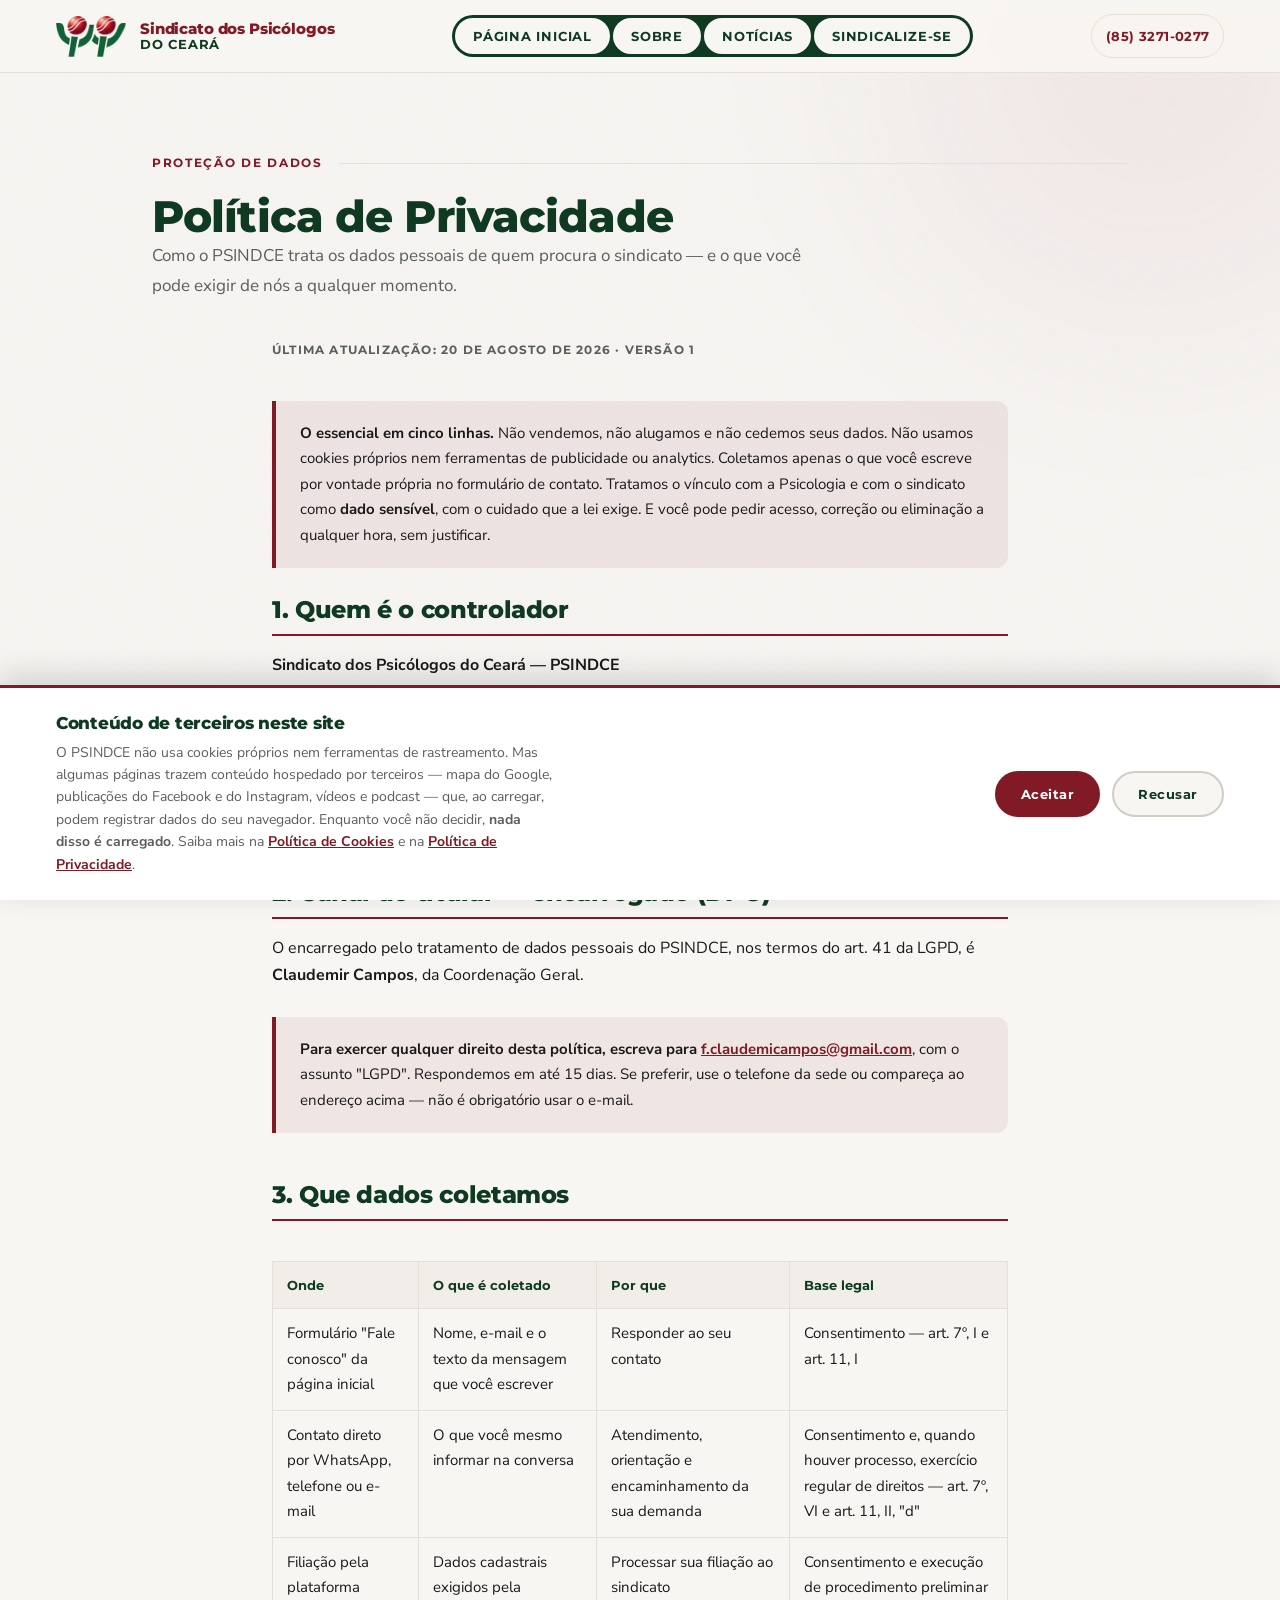
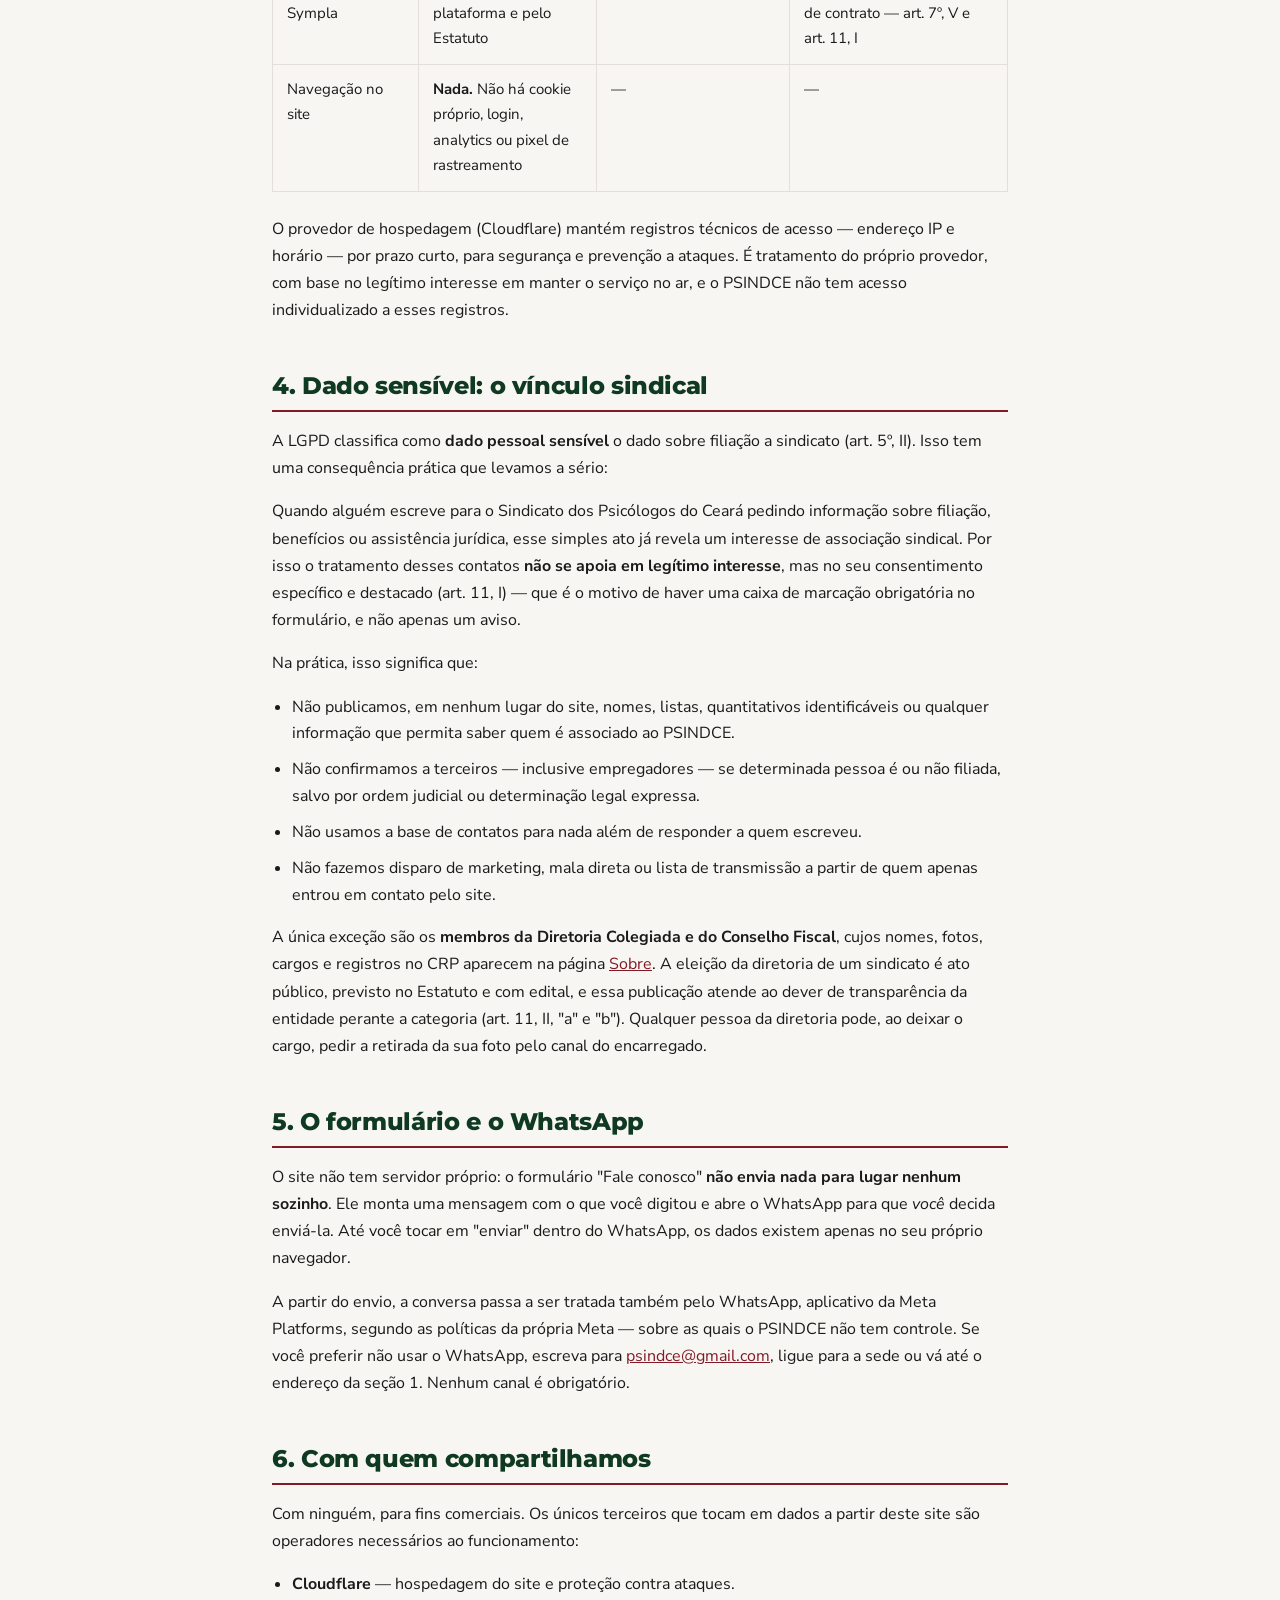
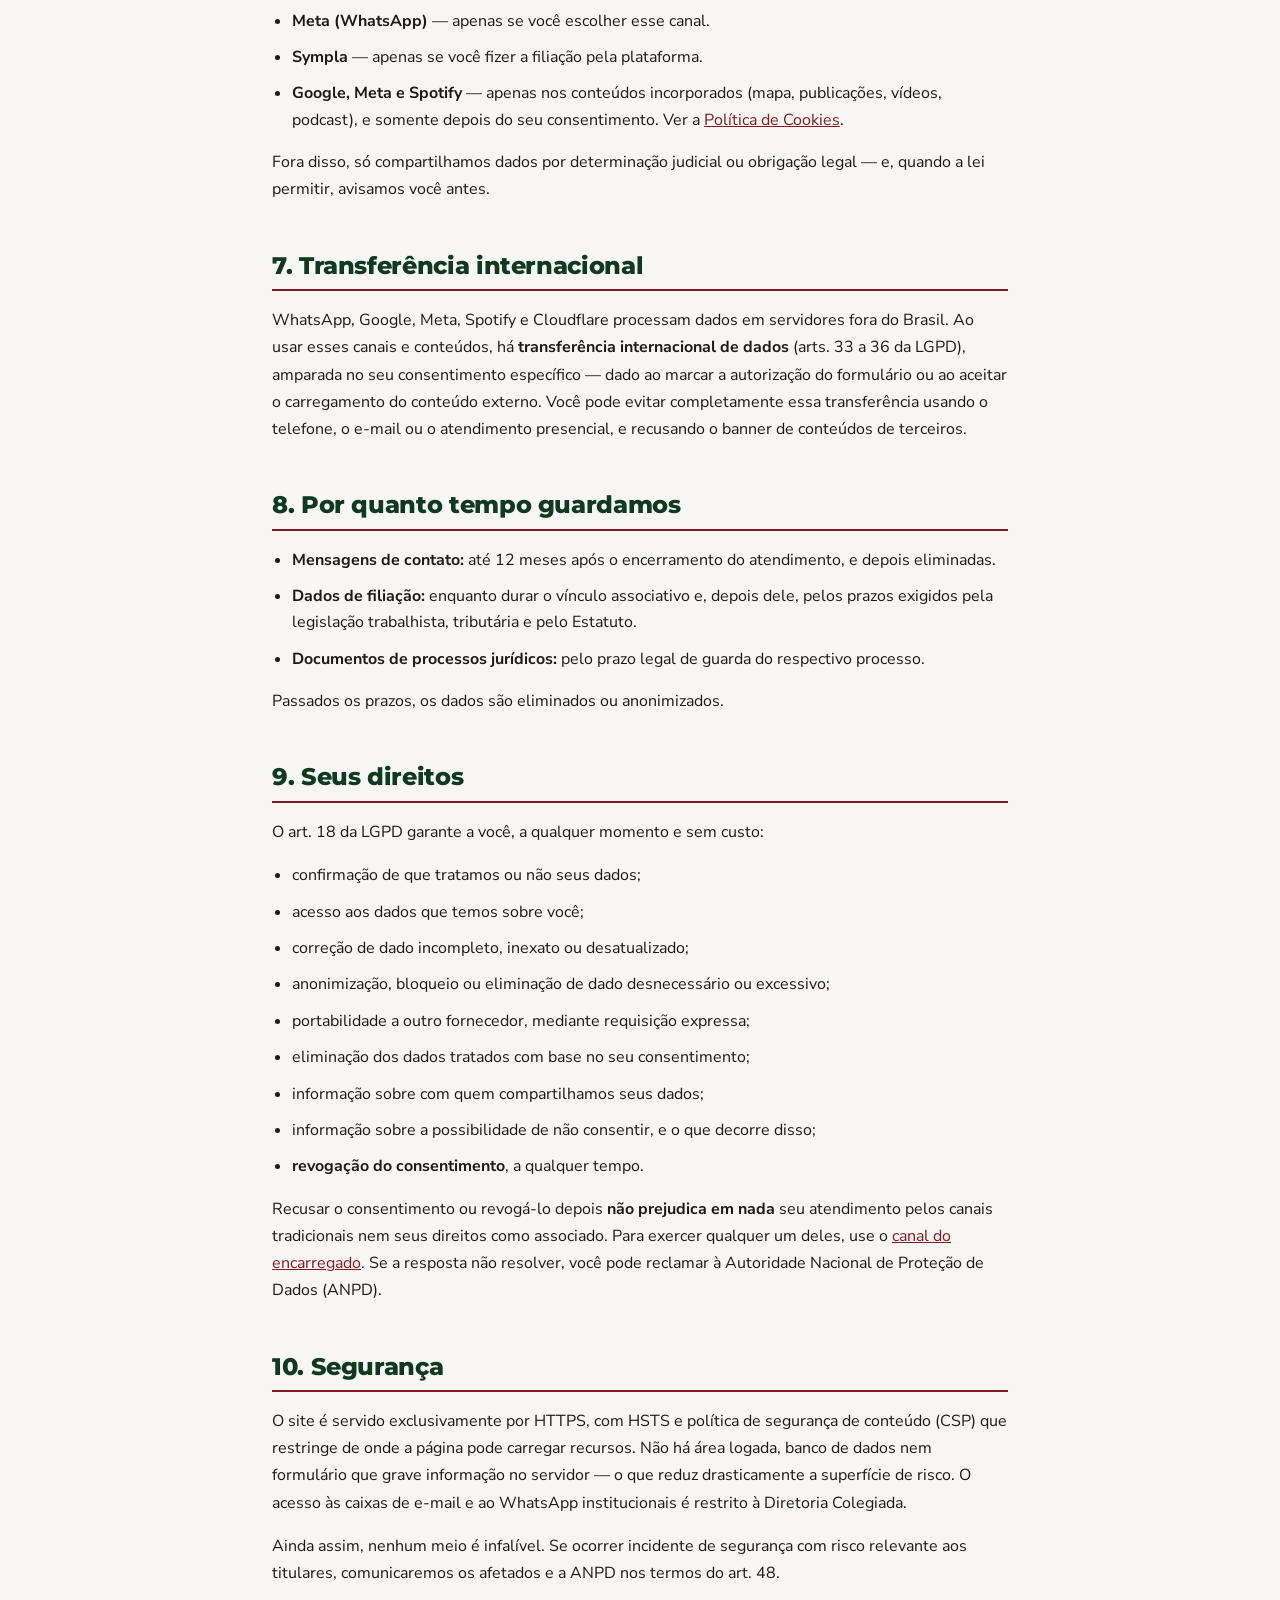
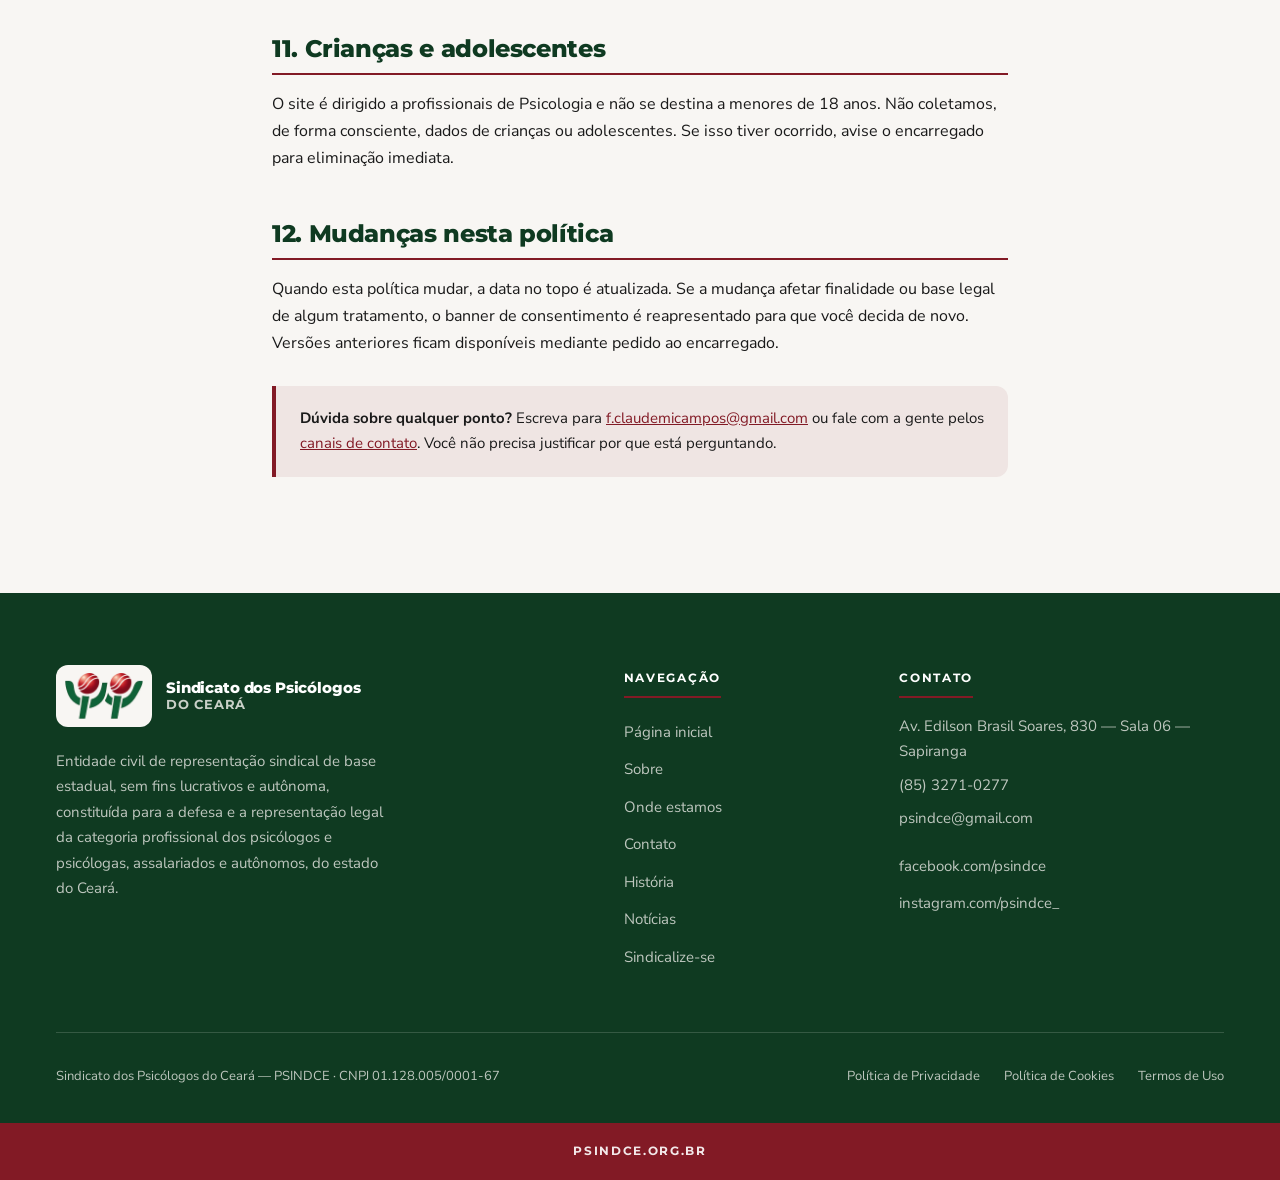
<file: privacidade.html>
<!DOCTYPE html>
<html lang="pt-BR">
<head>
<meta charset="utf-8">
<meta name="viewport" content="width=device-width, initial-scale=1">
<meta name="format-detection" content="telephone=no">
<meta name="theme-color" content="#821A25">
<title>Política de Privacidade — PSINDCE</title>
<meta name="description" content="Como o Sindicato dos Psicólogos do Ceará trata dados pessoais: finalidade, base legal, canal do titular e seus direitos sob a LGPD.">
<link rel="canonical" href="https://psindce.org.br/privacidade.html">
<link rel="icon" href="img/favicon/favicon.ico" sizes="32x32">
<link rel="icon" type="image/png" sizes="16x16" href="img/favicon/favicon-16x16.png">
<link rel="icon" type="image/png" sizes="32x32" href="img/favicon/favicon-32x32.png">
<link rel="apple-touch-icon" sizes="180x180" href="img/favicon/apple-touch-icon.png">
<link rel="manifest" href="img/favicon/site.webmanifest">
<meta property="og:type" content="website">
<meta property="og:site_name" content="Sindicato dos Psicólogos do Ceará — PSINDCE">
<meta property="og:locale" content="pt_BR">
<meta property="og:title" content="Política de Privacidade — PSINDCE">
<meta property="og:description" content="Como o Sindicato dos Psicólogos do Ceará trata dados pessoais: finalidade, base legal, canal do titular e seus direitos sob a LGPD.">
<meta property="og:url" content="https://psindce.org.br/privacidade.html">
<meta property="og:image" content="https://psindce.org.br/img/og/og-image.png">
<meta property="og:image:width" content="1200">
<meta property="og:image:height" content="630">
<meta property="og:image:alt" content="PSINDCE — Sindicato dos Psicólogos do Ceará">
<meta name="twitter:card" content="summary_large_image">
<meta name="twitter:title" content="Política de Privacidade — PSINDCE">
<meta name="twitter:description" content="Como o Sindicato dos Psicólogos do Ceará trata dados pessoais: finalidade, base legal, canal do titular e seus direitos sob a LGPD.">
<meta name="twitter:image" content="https://psindce.org.br/img/og/og-image.png">
<link rel="preconnect" href="https://fonts.googleapis.com">
<link rel="preconnect" href="https://fonts.gstatic.com" crossorigin>
<link href="https://fonts.googleapis.com/css2?family=Montserrat:wght@600;700;800&family=Nunito+Sans:wght@400;600;700&display=swap" rel="stylesheet">
<link rel="stylesheet" href="css/site.css">
<style>
  header{
    position:sticky;top:0;z-index:60;
    background:rgba(248,246,243,.93);backdrop-filter:saturate(180%) blur(10px);
    border-bottom:1px solid var(--border);
    transition:box-shadow .3s ease-out,background-color .3s ease-out;
  }

  .logo-mark{
    flex:none;display:block;width:70px;height:44px;
    transition:width .3s ease-out,height .3s ease-out;
    background:url("img/logo.webp") center/contain no-repeat;
  }

  .legal-hero{padding:5rem 0 2.5rem}

  .legal-hero h1{font-size:clamp(1.875rem,4.4vw,2.75rem)}

  @media(max-width:900px){
    nav{
      display:none;position:absolute;top:100%;left:0;right:0;
      background:var(--background);border-bottom:1px solid var(--border);padding:1rem 1.5rem;
    }
    nav.open{display:block}
    .pill-list{flex-direction:column;align-items:flex-start;gap:.25rem}
    .pill{padding:.75rem 0;min-height:44px}
    .menu-btn{display:block}
    .footer-grid{grid-template-columns:1fr}
    section{padding:4rem 0}
    .legal-hero{padding:3.5rem 0 2rem}
  }

  @media(max-width:640px){
    .tel-topo{display:none}
    .logo-mark{width:58px;height:36px}
    .marca-txt b{font-size:.8125rem}
    .marca-txt i{font-size:.6875rem}
    .wrap,.wrap-wide{padding:0 1.25rem}
  }

  @media(prefers-reduced-motion:reduce){
    html{scroll-behavior:auto}
    *,*::before,*::after{
      transition-duration:.01ms!important;animation-duration:.01ms!important;
      animation-iteration-count:1!important;
    }
    body::after{animation:none!important;opacity:.64}
  }
</style>
</head>
<body>
<a class="skip-link" href="#conteudo">Pular para o conteúdo</a>

<header>
  <div class="header-inner">
    <a class="marca" href="index.html">
      <span class="logo-mark" aria-hidden="true"></span>
      <span class="marca-txt"><b>Sindicato dos Psicólogos</b><i>do Ceará</i></span>
    </a>
    <button class="menu-btn" id="menuBtn" aria-label="Abrir menu" aria-expanded="false" aria-controls="nav">☰</button>
    <nav id="nav">
      <ul class="pill-list">
        <li><a class="pill" href="index.html#topo">
          <span class="hover-circle" aria-hidden="true"></span>
          <span class="label-stack">
            <span class="pill-label">Página inicial</span>
            <span class="pill-label-hover" aria-hidden="true">Página inicial</span>
          </span>
        </a></li>
        <li><a class="pill" href="sobre.html">
          <span class="hover-circle" aria-hidden="true"></span>
          <span class="label-stack">
            <span class="pill-label">Sobre</span>
            <span class="pill-label-hover" aria-hidden="true">Sobre</span>
          </span>
        </a></li>
        <li><a class="pill" href="noticias.html">
          <span class="hover-circle" aria-hidden="true"></span>
          <span class="label-stack">
            <span class="pill-label">Notícias</span>
            <span class="pill-label-hover" aria-hidden="true">Notícias</span>
          </span>
        </a></li>
        <li><a class="pill" href="sindicalize-se.html">
          <span class="hover-circle" aria-hidden="true"></span>
          <span class="label-stack">
            <span class="pill-label">Sindicalize-se</span>
            <span class="pill-label-hover" aria-hidden="true">Sindicalize-se</span>
          </span>
        </a></li>
      </ul>
    </nav>
    <a class="tel-topo" href="tel:+558532710277">
      <span class="hover-circle" aria-hidden="true"></span>
      <span class="label-stack">
        <span class="pill-label">(85) 3271-0277</span>
        <span class="pill-label-hover" aria-hidden="true">(85) 3271-0277</span>
      </span>
    </a>
  </div>
</header>

<main id="conteudo" tabindex="-1">

<section class="legal-hero">
  <div class="wrap">
    <div class="rotulo esq"><span>Proteção de dados</span></div>
    <h1>Política de Privacidade</h1>
    <p class="lead">Como o PSINDCE trata os dados pessoais de quem procura o
    sindicato — e o que você pode exigir de nós a qualquer momento.</p>
  </div>
</section>

<section style="padding-top:0">
  <div class="wrap">
    <div class="legal">
      <p class="atualizado">Última atualização: 20 de agosto de 2026 · Versão 1</p>

      <div class="destaque">
        <p><strong>O essencial em cinco linhas.</strong> Não vendemos, não alugamos e não
        cedemos seus dados. Não usamos cookies próprios nem ferramentas de publicidade ou
        analytics. Coletamos apenas o que você escreve por vontade própria no formulário de
        contato. Tratamos o vínculo com a Psicologia e com o sindicato como
        <strong>dado sensível</strong>, com o cuidado que a lei exige. E você pode pedir
        acesso, correção ou eliminação a qualquer hora, sem justificar.</p>
      </div>

      <h2 id="controlador">1. Quem é o controlador</h2>
      <p><strong>Sindicato dos Psicólogos do Ceará — PSINDCE</strong><br>
      CNPJ 01.128.005/0001-67<br>
      Av. Edilson Brasil Soares, 830 — Sala 6 — Sapiranga — Fortaleza/CE — CEP 60833-020<br>
      Telefone: <a href="tel:+558532710277">(85) 3271-0277</a> ·
      E-mail: <a href="mailto:psindce@gmail.com">psindce@gmail.com</a></p>
      <p>O PSINDCE é o <em>controlador</em> dos dados pessoais tratados neste site, nos termos
      do art. 5º, VI da Lei nº 13.709/2018 (LGPD) — ou seja, é quem decide o que é coletado,
      para quê e por quanto tempo.</p>

      <h2 id="encarregado">2. Canal do titular — encarregado (DPO)</h2>
      <p>O encarregado pelo tratamento de dados pessoais do PSINDCE, nos termos do art. 41 da
      LGPD, é <strong>Claudemir Campos</strong>, da Coordenação Geral.</p>
      <div class="destaque">
        <p><strong>Para exercer qualquer direito desta política, escreva para
        <a href="mailto:f.claudemicampos@gmail.com">f.claudemicampos@gmail.com</a></strong>,
        com o assunto "LGPD". Respondemos em até 15 dias. Se preferir, use o telefone da sede
        ou compareça ao endereço acima — não é obrigatório usar o e-mail.</p>
      </div>

      <h2 id="dados">3. Que dados coletamos</h2>
      <div class="tabela-rolavel">
        <table>
          <thead>
            <tr><th>Onde</th><th>O que é coletado</th><th>Por que</th><th>Base legal</th></tr>
          </thead>
          <tbody>
            <tr>
              <td>Formulário "Fale conosco" da página inicial</td>
              <td>Nome, e-mail e o texto da mensagem que você escrever</td>
              <td>Responder ao seu contato</td>
              <td>Consentimento — art. 7º, I e art. 11, I</td>
            </tr>
            <tr>
              <td>Contato direto por WhatsApp, telefone ou e-mail</td>
              <td>O que você mesmo informar na conversa</td>
              <td>Atendimento, orientação e encaminhamento da sua demanda</td>
              <td>Consentimento e, quando houver processo, exercício regular de direitos —
                  art. 7º, VI e art. 11, II, "d"</td>
            </tr>
            <tr>
              <td>Filiação pela plataforma Sympla</td>
              <td>Dados cadastrais exigidos pela plataforma e pelo Estatuto</td>
              <td>Processar sua filiação ao sindicato</td>
              <td>Consentimento e execução de procedimento preliminar de contrato —
                  art. 7º, V e art. 11, I</td>
            </tr>
            <tr>
              <td>Navegação no site</td>
              <td><strong>Nada.</strong> Não há cookie próprio, login, analytics
                  ou pixel de rastreamento</td>
              <td>—</td>
              <td>—</td>
            </tr>
          </tbody>
        </table>
      </div>
      <p>O provedor de hospedagem (Cloudflare) mantém registros técnicos de acesso — endereço
      IP e horário — por prazo curto, para segurança e prevenção a ataques. É tratamento do
      próprio provedor, com base no legítimo interesse em manter o serviço no ar, e o PSINDCE
      não tem acesso individualizado a esses registros.</p>

      <h2 id="sensivel">4. Dado sensível: o vínculo sindical</h2>
      <p>A LGPD classifica como <strong>dado pessoal sensível</strong> o dado sobre filiação a
      sindicato (art. 5º, II). Isso tem uma consequência prática que levamos a sério:</p>
      <p>Quando alguém escreve para o Sindicato dos Psicólogos do Ceará pedindo informação
      sobre filiação, benefícios ou assistência jurídica, esse simples ato já revela um
      interesse de associação sindical. Por isso o tratamento desses contatos <strong>não se
      apoia em legítimo interesse</strong>, mas no seu consentimento específico e destacado
      (art. 11, I) — que é o motivo de haver uma caixa de marcação obrigatória no formulário,
      e não apenas um aviso.</p>
      <p>Na prática, isso significa que:</p>
      <ul>
        <li>Não publicamos, em nenhum lugar do site, nomes, listas, quantitativos
        identificáveis ou qualquer informação que permita saber quem é associado ao PSINDCE.</li>
        <li>Não confirmamos a terceiros — inclusive empregadores — se determinada pessoa é ou
        não filiada, salvo por ordem judicial ou determinação legal expressa.</li>
        <li>Não usamos a base de contatos para nada além de responder a quem escreveu.</li>
        <li>Não fazemos disparo de marketing, mala direta ou lista de transmissão a partir de
        quem apenas entrou em contato pelo site.</li>
      </ul>
      <p>A única exceção são os <strong>membros da Diretoria Colegiada e do Conselho Fiscal</strong>,
      cujos nomes, fotos, cargos e registros no CRP aparecem na página
      <a href="sobre.html#equipe">Sobre</a>. A eleição da diretoria de um sindicato é ato
      público, previsto no Estatuto e com edital, e essa publicação atende ao dever de
      transparência da entidade perante a categoria (art. 11, II, "a" e "b"). Qualquer pessoa
      da diretoria pode, ao deixar o cargo, pedir a retirada da sua foto pelo canal do
      encarregado.</p>

      <h2 id="whatsapp">5. O formulário e o WhatsApp</h2>
      <p>O site não tem servidor próprio: o formulário "Fale conosco" <strong>não envia nada
      para lugar nenhum sozinho</strong>. Ele monta uma mensagem com o que você digitou e abre
      o WhatsApp para que <em>você</em> decida enviá-la. Até você tocar em "enviar" dentro do
      WhatsApp, os dados existem apenas no seu próprio navegador.</p>
      <p>A partir do envio, a conversa passa a ser tratada também pelo WhatsApp, aplicativo da
      Meta Platforms, segundo as políticas da própria Meta — sobre as quais o PSINDCE não tem
      controle. Se você preferir não usar o WhatsApp, escreva para
      <a href="mailto:psindce@gmail.com">psindce@gmail.com</a>, ligue para a sede ou vá até o
      endereço da seção 1. Nenhum canal é obrigatório.</p>

      <h2 id="compartilhamento">6. Com quem compartilhamos</h2>
      <p>Com ninguém, para fins comerciais. Os únicos terceiros que tocam em dados a partir
      deste site são operadores necessários ao funcionamento:</p>
      <ul>
        <li><strong>Cloudflare</strong> — hospedagem do site e proteção contra ataques.</li>
        <li><strong>Meta (WhatsApp)</strong> — apenas se você escolher esse canal.</li>
        <li><strong>Sympla</strong> — apenas se você fizer a filiação pela plataforma.</li>
        <li><strong>Google, Meta e Spotify</strong> — apenas nos conteúdos incorporados
        (mapa, publicações, vídeos, podcast), e somente depois do seu consentimento. Ver a
        <a href="cookies.html">Política de Cookies</a>.</li>
      </ul>
      <p>Fora disso, só compartilhamos dados por determinação judicial ou obrigação legal —
      e, quando a lei permitir, avisamos você antes.</p>

      <h2 id="transferencia">7. Transferência internacional</h2>
      <p>WhatsApp, Google, Meta, Spotify e Cloudflare processam dados em servidores fora do
      Brasil. Ao usar esses canais e conteúdos, há <strong>transferência internacional de
      dados</strong> (arts. 33 a 36 da LGPD), amparada no seu consentimento específico —
      dado ao marcar a autorização do formulário ou ao aceitar o carregamento do conteúdo
      externo. Você pode evitar completamente essa transferência usando o telefone, o e-mail
      ou o atendimento presencial, e recusando o banner de conteúdos de terceiros.</p>

      <h2 id="retencao">8. Por quanto tempo guardamos</h2>
      <ul>
        <li><strong>Mensagens de contato:</strong> até 12 meses após o encerramento do
        atendimento, e depois eliminadas.</li>
        <li><strong>Dados de filiação:</strong> enquanto durar o vínculo associativo e,
        depois dele, pelos prazos exigidos pela legislação trabalhista, tributária e pelo
        Estatuto.</li>
        <li><strong>Documentos de processos jurídicos:</strong> pelo prazo legal de guarda
        do respectivo processo.</li>
      </ul>
      <p>Passados os prazos, os dados são eliminados ou anonimizados.</p>

      <h2 id="direitos">9. Seus direitos</h2>
      <p>O art. 18 da LGPD garante a você, a qualquer momento e sem custo:</p>
      <ul>
        <li>confirmação de que tratamos ou não seus dados;</li>
        <li>acesso aos dados que temos sobre você;</li>
        <li>correção de dado incompleto, inexato ou desatualizado;</li>
        <li>anonimização, bloqueio ou eliminação de dado desnecessário ou excessivo;</li>
        <li>portabilidade a outro fornecedor, mediante requisição expressa;</li>
        <li>eliminação dos dados tratados com base no seu consentimento;</li>
        <li>informação sobre com quem compartilhamos seus dados;</li>
        <li>informação sobre a possibilidade de não consentir, e o que decorre disso;</li>
        <li><strong>revogação do consentimento</strong>, a qualquer tempo.</li>
      </ul>
      <p>Recusar o consentimento ou revogá-lo depois <strong>não prejudica em nada</strong> seu
      atendimento pelos canais tradicionais nem seus direitos como associado. Para exercer
      qualquer um deles, use o <a href="#encarregado">canal do encarregado</a>. Se a resposta
      não resolver, você pode reclamar à Autoridade Nacional de Proteção de Dados (ANPD).</p>

      <h2 id="seguranca">10. Segurança</h2>
      <p>O site é servido exclusivamente por HTTPS, com HSTS e política de segurança de
      conteúdo (CSP) que restringe de onde a página pode carregar recursos. Não há área
      logada, banco de dados nem formulário que grave informação no servidor — o que reduz
      drasticamente a superfície de risco. O acesso às caixas de e-mail e ao WhatsApp
      institucionais é restrito à Diretoria Colegiada.</p>
      <p>Ainda assim, nenhum meio é infalível. Se ocorrer incidente de segurança com risco
      relevante aos titulares, comunicaremos os afetados e a ANPD nos termos do art. 48.</p>

      <h2 id="menores">11. Crianças e adolescentes</h2>
      <p>O site é dirigido a profissionais de Psicologia e não se destina a menores de 18
      anos. Não coletamos, de forma consciente, dados de crianças ou adolescentes. Se isso
      tiver ocorrido, avise o encarregado para eliminação imediata.</p>

      <h2 id="mudancas">12. Mudanças nesta política</h2>
      <p>Quando esta política mudar, a data no topo é atualizada. Se a mudança afetar
      finalidade ou base legal de algum tratamento, o banner de consentimento é reapresentado
      para que você decida de novo. Versões anteriores ficam disponíveis mediante pedido ao
      encarregado.</p>

      <div class="destaque">
        <p><strong>Dúvida sobre qualquer ponto?</strong> Escreva para
        <a href="mailto:f.claudemicampos@gmail.com">f.claudemicampos@gmail.com</a> ou fale
        com a gente pelos <a href="index.html#contato">canais de contato</a>. Você não precisa
        justificar por que está perguntando.</p>
      </div>
    </div>
  </div>
</section>

</main>

<footer>
  <div class="wrap-wide">
    <div class="footer-grid">
      <div>
        <div class="footer-marca">
          <span class="logo-mark" aria-hidden="true"></span>
          <span class="marca-txt"><b>Sindicato dos Psicólogos</b><i>do Ceará</i></span>
        </div>
        <p>Entidade civil de representação sindical de base estadual, sem fins lucrativos e autônoma, constituída para a defesa e a representação legal da categoria profissional dos psicólogos e psicólogas, assalariados e autônomos, do estado do Ceará.</p>
      </div>

      <div>
        <h3>Navegação</h3>
        <ul>
          <li><a href="index.html#topo">Página inicial</a></li>
          <li><a href="sobre.html">Sobre</a></li>
          <li><a href="index.html#onde">Onde estamos</a></li>
          <li><a href="index.html#contato">Contato</a></li>
          <li><a href="sobre.html#historia">História</a></li>
          <li><a href="noticias.html">Notícias</a></li>
          <li><a href="sindicalize-se.html">Sindicalize-se</a></li>
        </ul>
      </div>

      <div>
        <h3>Contato</h3>
        <p>Av. Edilson Brasil Soares, 830 — Sala 06 — Sapiranga</p>
        <p><a href="tel:+558532710277">(85) 3271-0277</a></p>
        <p><a href="mailto:psindce@gmail.com">psindce@gmail.com</a></p>
        <ul style="margin-top:1rem">
          <li><a href="https://www.facebook.com/psindce" target="_blank" rel="noopener">facebook.com/psindce</a></li>
          <li><a href="https://instagram.com/psindce_" target="_blank" rel="noopener">instagram.com/psindce_</a></li>
        </ul>
      </div>
    </div>

      <div class="footer-legal">
        <p>Sindicato dos Psicólogos do Ceará — PSINDCE · CNPJ 01.128.005/0001-67</p>
        <ul>
          <li><a href="privacidade.html" aria-current="page">Política de Privacidade</a></li>
          <li><a href="cookies.html">Política de Cookies</a></li>
          <li><a href="termos.html">Termos de Uso</a></li>
        </ul>
      </div>
  </div>
  <div class="footer-bottom">psindce.org.br</div>
</footer>
<!-- VOLTAR AO TOPO -->
<button type="button" class="btn-topo" id="btnTopo" aria-label="Voltar ao topo da página">
  <svg viewBox="0 0 24 24" aria-hidden="true"><path d="M12 19V5M5 12l7-7 7 7"/></svg>
  <span class="btn-topo-txt">Voltar ao topo</span>
</button>

<!-- BANNER DE CONSENTIMENTO (LGPD) — nasce oculto; js/consentimento.js
     só o mostra quando ainda não há decisão guardada. -->
<div class="consent" id="consentBanner" role="dialog" aria-modal="false"
     aria-labelledby="consentTitulo" hidden>
  <div class="consent-inner">
    <div>
      <h2 id="consentTitulo">Conteúdo de terceiros neste site</h2>
      <p>O PSINDCE não usa cookies próprios nem ferramentas de rastreamento. Mas algumas
      páginas trazem conteúdo hospedado por terceiros — mapa do Google, publicações do
      Facebook e do Instagram, vídeos e podcast — que, ao carregar, podem registrar dados
      do seu navegador. Enquanto você não decidir, <strong>nada disso é carregado</strong>.
      Saiba mais na <a href="cookies.html">Política de Cookies</a> e na
      <a href="privacidade.html">Política de Privacidade</a>.</p>
    </div>
    <div class="consent-acoes">
      <button type="button" class="btn btn-primary" id="consentAceitar">Aceitar</button>
      <button type="button" class="btn btn-recusar" id="consentRecusar">Recusar</button>
    </div>
  </div>
</div>

<script src="js/consentimento.js"></script>
<script src="js/site.js"></script>

</body>
</html>
</file>
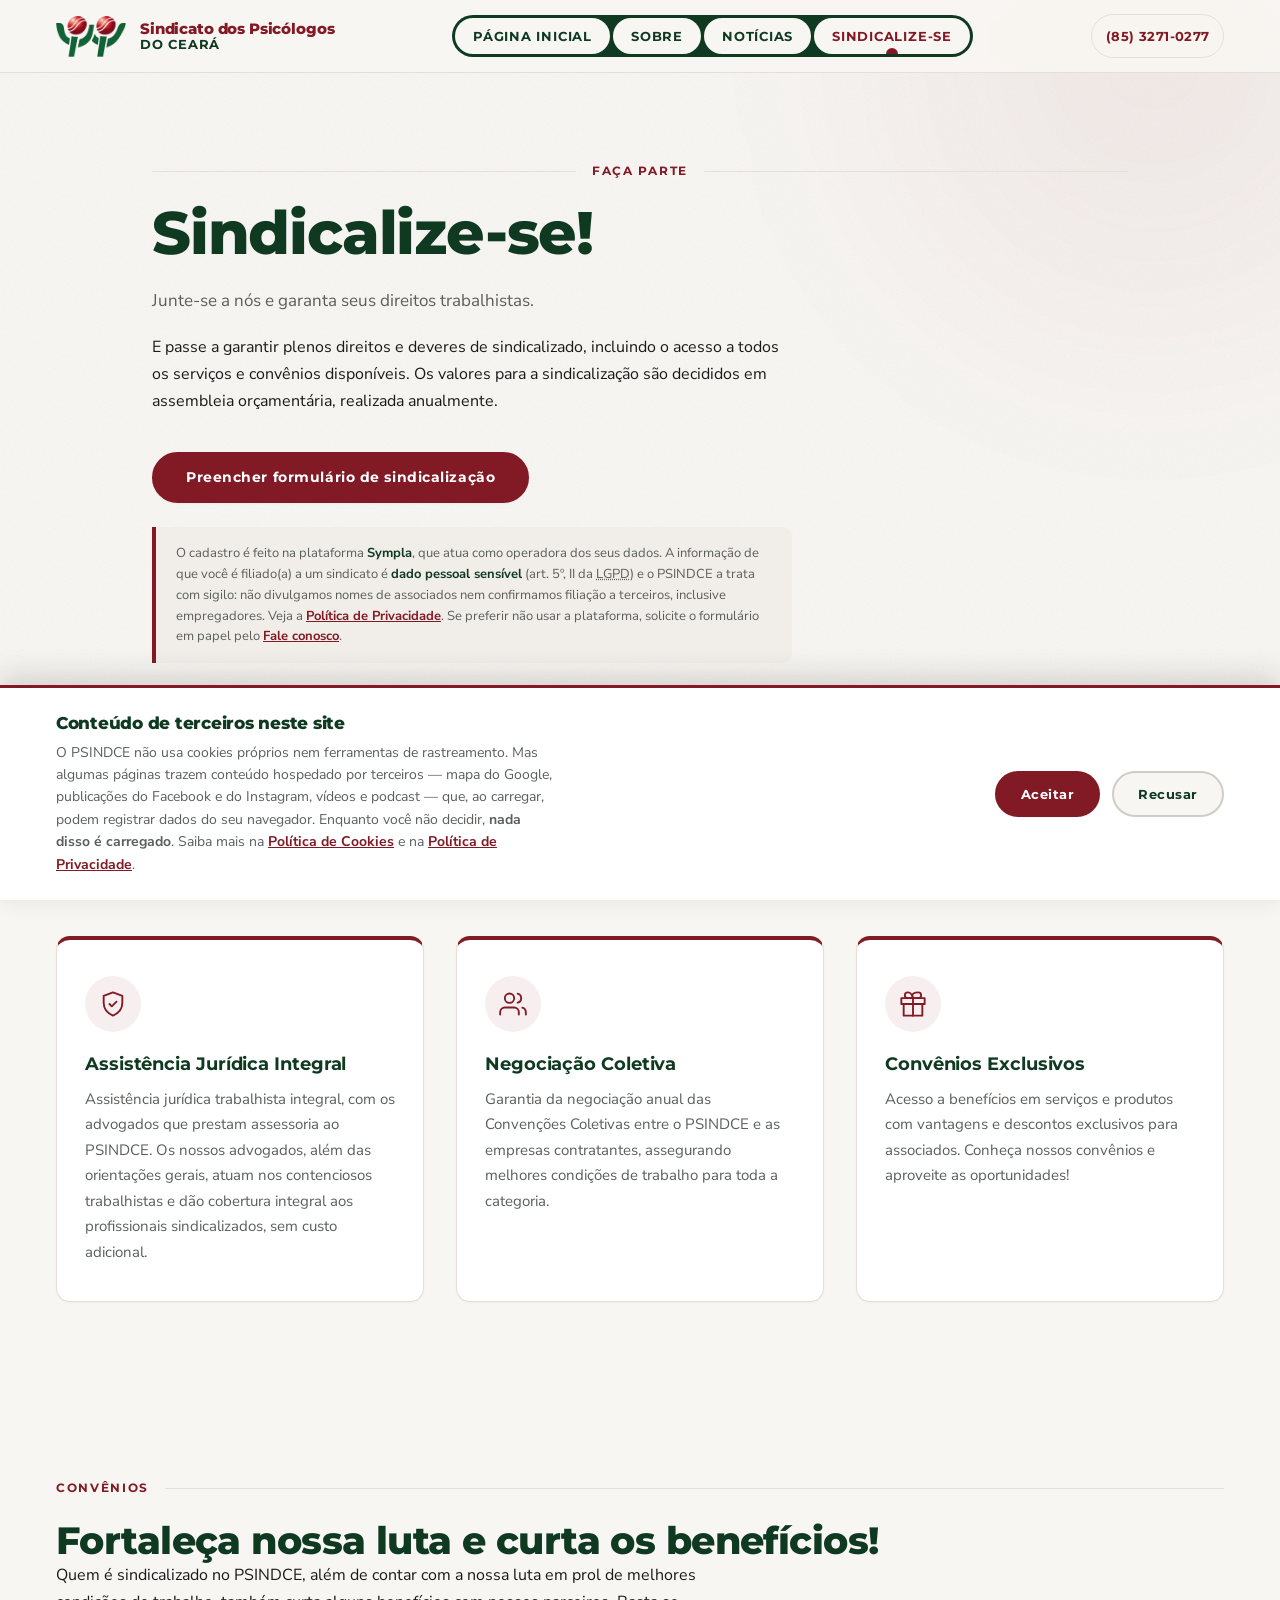
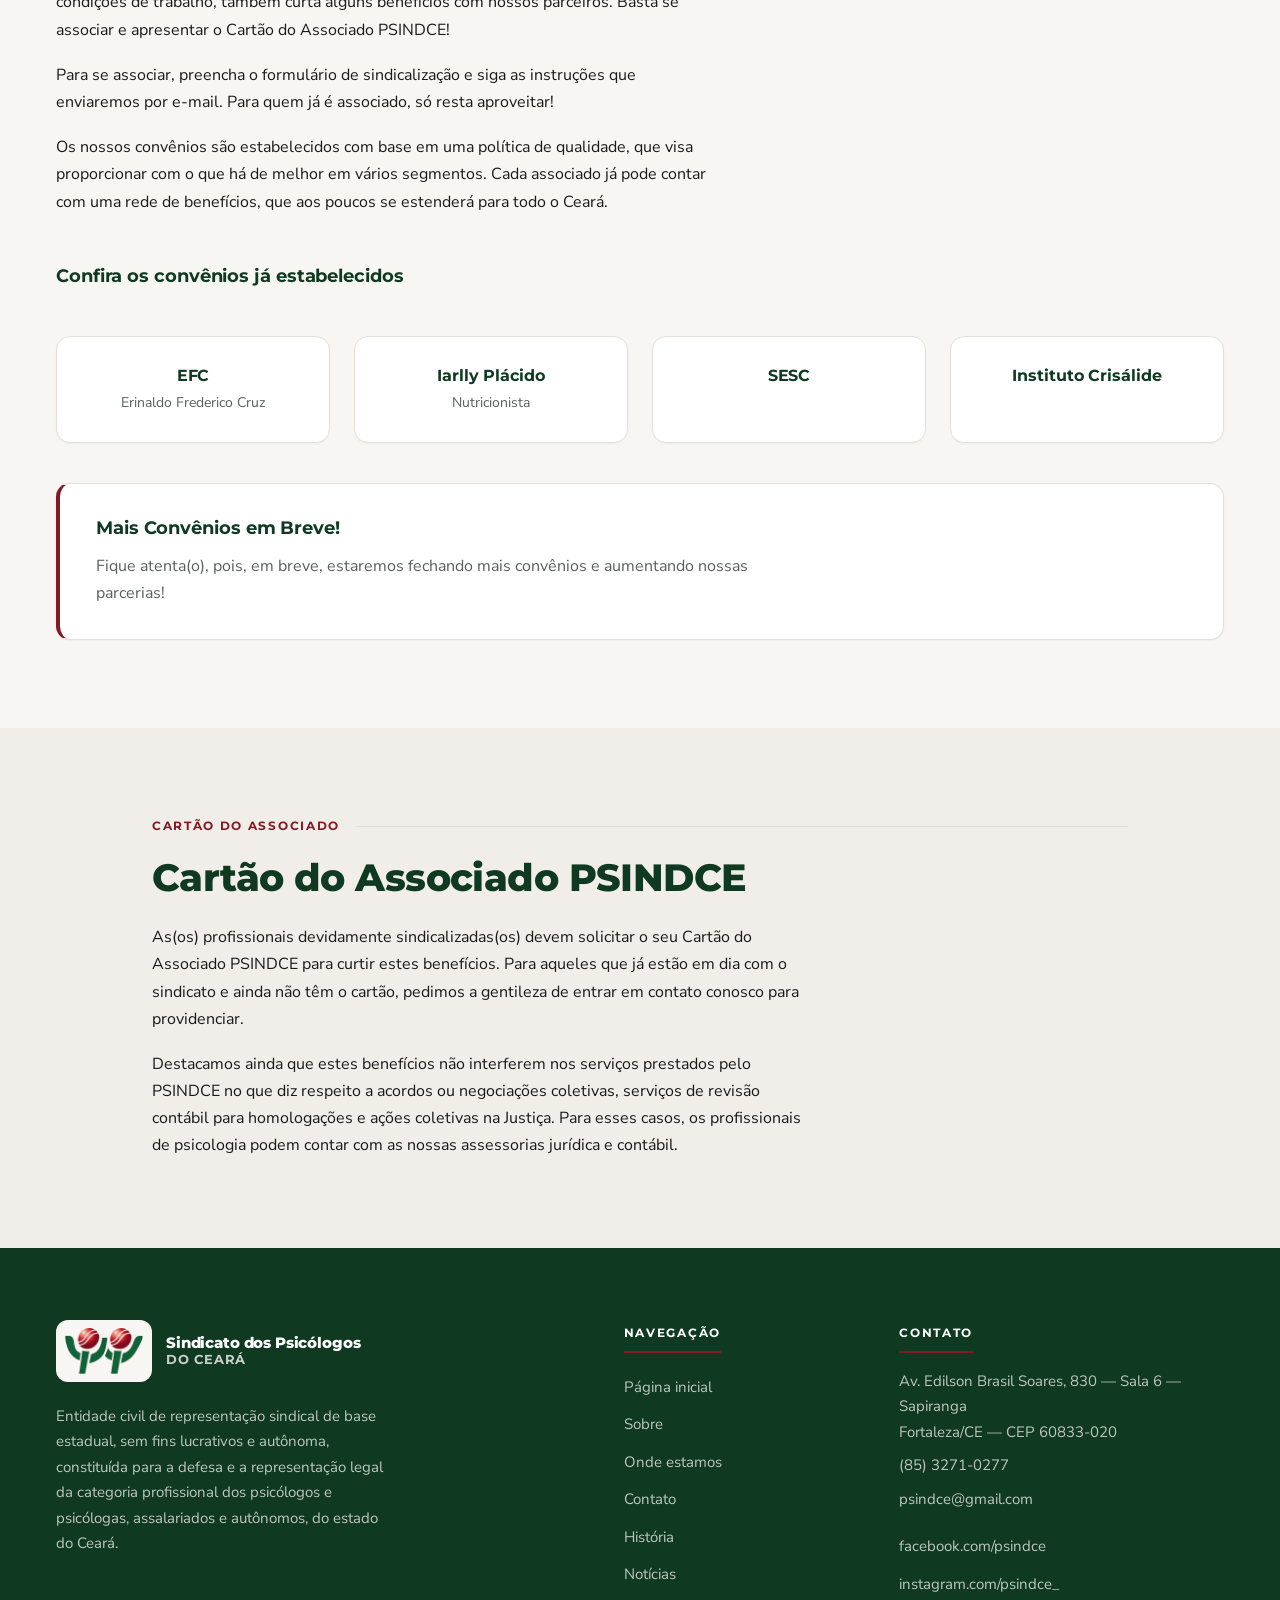
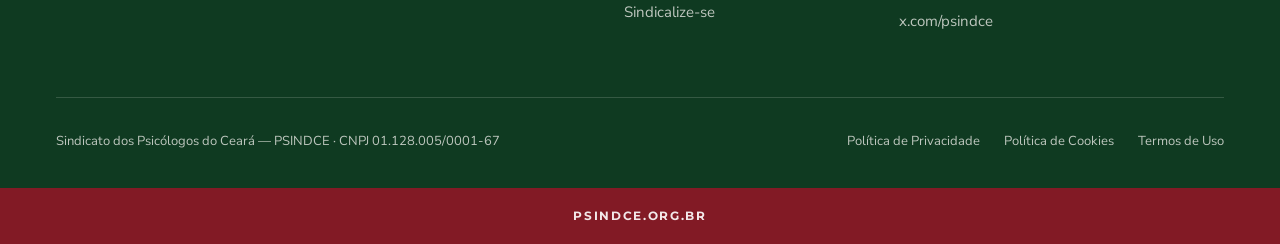
<file: sindicalize-se.html>
<!DOCTYPE html>
<html lang="pt-BR">
<head>
<meta charset="utf-8">
<meta name="viewport" content="width=device-width, initial-scale=1">
<meta name="format-detection" content="telephone=no">
<meta name="theme-color" content="#821A25">
<title>Sindicalize-se ao PSINDCE — Psicólogos e Psicólogas do CE</title>
<meta name="description" content="Sindicalize-se ao PSINDCE e garanta assistência jurídica, negociação coletiva e convênios exclusivos para psicólogos e psicólogas do Ceará.">
<link rel="canonical" href="https://psindce.org.br/sindicalize-se.html">
<link rel="icon" href="img/favicon/favicon.ico" sizes="32x32">
<link rel="icon" type="image/png" sizes="16x16" href="img/favicon/favicon-16x16.png">
<link rel="icon" type="image/png" sizes="32x32" href="img/favicon/favicon-32x32.png">
<link rel="apple-touch-icon" sizes="180x180" href="img/favicon/apple-touch-icon.png">
<link rel="manifest" href="img/favicon/site.webmanifest">
<meta property="og:type" content="website">
<meta property="og:site_name" content="Sindicato dos Psicólogos do Ceará — PSINDCE">
<meta property="og:locale" content="pt_BR">
<meta property="og:title" content="Sindicalize-se ao PSINDCE — Psicólogos e Psicólogas do CE">
<meta property="og:description" content="Sindicalize-se ao PSINDCE e garanta assistência jurídica, negociação coletiva e convênios exclusivos para psicólogos e psicólogas do Ceará.">
<meta property="og:url" content="https://psindce.org.br/sindicalize-se.html">
<meta property="og:image" content="https://psindce.org.br/img/og/og-image.png">
<meta property="og:image:width" content="1200">
<meta property="og:image:height" content="630">
<meta property="og:image:alt" content="PSINDCE — Sindicato dos Psicólogos do Ceará">
<meta name="twitter:card" content="summary_large_image">
<meta name="twitter:title" content="Sindicalize-se ao PSINDCE — Psicólogos e Psicólogas do CE">
<meta name="twitter:description" content="Sindicalize-se ao PSINDCE e garanta assistência jurídica, negociação coletiva e convênios exclusivos para psicólogos e psicólogas do Ceará.">
<meta name="twitter:image" content="https://psindce.org.br/img/og/og-image.png">
<script type="application/ld+json">
{
  "@context": "https://schema.org",
  "@type": "Organization",
  "name": "Sindicato dos Psicólogos do Ceará",
  "alternateName": "PSINDCE",
  "url": "https://psindce.org.br/",
  "logo": "https://psindce.org.br/img/og/og-image.png",
  "image": "https://psindce.org.br/img/og/og-image.png",
  "description": "O Sindicato dos Psicólogos do Ceará (PSINDCE) é uma entidade civil constituída para a defesa e a representação legal e legítima da categoria profissional dos psicólogos e psicólogas, assalariados e autônomos, do estado do Ceará.",
  "telephone": "+55-85-3271-0277",
  "address": {
    "@type": "PostalAddress",
    "streetAddress": "Av. Edilson Brasil Soares, 830 — Sala 6 — Sapiranga",
    "addressLocality": "Fortaleza",
    "addressRegion": "CE",
    "postalCode": "60833-020",
    "addressCountry": "BR"
  },
  "sameAs": [
    "https://www.facebook.com/psindce",
    "https://www.instagram.com/psindce_/",
    "https://x.com/psindce"
  ]
}
</script>
<link rel="preconnect" href="https://fonts.googleapis.com">
<link rel="preconnect" href="https://fonts.gstatic.com" crossorigin>
<link href="https://fonts.googleapis.com/css2?family=Montserrat:wght@600;700;800&family=Nunito+Sans:wght@400;600;700&display=swap" rel="stylesheet">
<link rel="stylesheet" href="css/site.css">
<style>

  header{
    position:sticky;top:0;z-index:60;
    background:rgba(248,246,243,.93);backdrop-filter:saturate(180%) blur(10px);
    border-bottom:1px solid var(--border);
    transition:box-shadow .3s ease-out,background-color .3s ease-out;
  }

  .logo-mark{
    flex:none;display:block;width:70px;height:44px;
    background:url("img/logo.webp") center/contain no-repeat;
  }

  .hero-foto{
    position:absolute;inset:0;z-index:-2;
    width:100%;height:100%;object-fit:cover;object-position:86% center;
    filter:grayscale(.22) sepia(.10) contrast(.97) brightness(1.03);
    /* "respiração" contínua da fotografia — zoom + deslocamento sutis */
    animation:hero-respira 28s ease-in-out infinite;
  }

  .hero::before{
    content:"";position:absolute;inset:0;z-index:-1;
    background:linear-gradient(95deg,
      rgba(248,246,243,.96) 0%,
      rgba(248,246,243,.91) 32%,
      rgba(248,246,243,.74) 58%,
      rgba(248,246,243,.40) 80%,
      rgba(248,246,243,.24) 100%);
  }

  .topo-conteudo>*{
    opacity:0;
    animation:sobe-fade .8s cubic-bezier(.22,.61,.36,1) both;
  }

  .topo-conteudo>.rotulo{animation-delay:.15s}

  .topo-conteudo>h1{animation-delay:.3s}

  .topo-conteudo>.lead{animation-delay:.45s}

  .topo-conteudo>p{animation-delay:.55s}

  .topo-conteudo>.btns{animation-delay:.7s}

  @media(max-width:900px){
    nav{
      display:none;position:absolute;top:100%;left:0;right:0;
      background:var(--background);border-bottom:1px solid var(--border);padding:1rem 1.5rem;
    }
    nav.open{display:block}
    /* itens do menu entram em cascata ao abrir */
    nav.open li{animation:menu-cascata .34s cubic-bezier(.22,.61,.36,1) both}
    nav.open li:nth-child(1){animation-delay:.03s}
    nav.open li:nth-child(2){animation-delay:.09s}
    nav.open li:nth-child(3){animation-delay:.15s}
    nav.open li:nth-child(4){animation-delay:.21s}
    nav.open li:nth-child(5){animation-delay:.27s}
    nav.open li:nth-child(6){animation-delay:.33s}
    @keyframes menu-cascata{
      from{opacity:0;transform:translateY(-8px)}
      to{opacity:1;transform:none}
    }
    .pill-list{flex-direction:column;align-items:flex-start;gap:.25rem}
    .pill{padding:.75rem 0;min-height:44px}
    .menu-btn{display:block}
    .estatuto-grid,.sede-grid,.contato-grid,.cards,.footer-grid{grid-template-columns:1fr}
    .estatuto-nota{position:static}
    section{padding:4rem 0}
    .hero{padding:5.5rem 0 4rem}
    .hero-foto{object-position:72% center}
    .mapa iframe{height:20rem}
  }

  @media(max-width:640px){
    .tel-topo{display:none}
    .logo-mark{width:58px;height:36px}
    .marca-txt b{font-size:.8125rem}
    .marca-txt i{font-size:.6875rem}

    .wrap,.wrap-wide{padding:0 1.25rem}
    .hero-conteudo{max-width:none}
    .hero::before{background:linear-gradient(178deg,rgba(248,246,243,.95) 0%,rgba(248,246,243,.87) 55%,rgba(248,246,243,.94) 100%)}
    .artigo{grid-template-columns:1fr;gap:.375rem}
    .artigo-num{text-align:left;font-size:1.5rem}
    .btn{width:100%}
    .card-body{padding:1.5rem}
  }

  @media(prefers-reduced-motion:reduce){
    html{scroll-behavior:auto}
    *,*::before,*::after{
      transition-duration:.01ms!important;
      animation-duration:.01ms!important;
      animation-iteration-count:1!important;
    }
    /* nada de movimento: tudo já visível, sem deslocamento */
    .js-reveal,.hero-conteudo>*,.topo-conteudo>*{opacity:1!important;transform:none!important;animation:none!important}
    .rotulo.js-reveal::before,.rotulo.js-reveal::after{transform:none!important}
    .hero-foto{animation:none!important;transform:scale(1.04)}
    body::after{animation:none!important;opacity:.64}
    .btn-whatsapp::after{display:none}
  }

  .aviso-sympla{
    max-width:40rem;margin-top:1.5rem;
    font-size:.8125rem;line-height:1.6;color:var(--muted-foreground);
    background:var(--muted);border-left:4px solid var(--accent);
    border-radius:0 10px 10px 0;padding:1rem 1.25rem;
  }

  .aviso-sympla strong{color:var(--verde)}

  .aviso-sympla a{font-weight:700;text-decoration:underline}

  .sind-hero{
    padding:5.5rem 0 3rem;text-align:left;border-bottom:1px solid var(--border);
  }

  .sind-hero .rotulo{margin-bottom:1.25rem}

  .sind-hero h1{max-width:40rem}

  .sind-hero .lead{max-width:40rem;margin-top:1.25rem}

  .vantagens-grid{
    display:grid;grid-template-columns:repeat(3,1fr);gap:2rem;margin-top:3.25rem;
  }

  .vantagem{
    background:var(--card);border:1px solid var(--border);border-top:4px solid var(--accent);
    border-radius:14px;padding:2.25rem 1.75rem;
    box-shadow:var(--shadow-sm);
    transition:translate .28s cubic-bezier(.22,.61,.36,1),box-shadow .28s ease-out,border-color .28s ease-out;
  }

  .vantagem:hover{
    box-shadow:var(--shadow-lg);border-color:var(--border-hover);
    translate:0 -6px;
  }

  .vantagem-icone{
    width:3.5rem;height:3.5rem;margin-bottom:1.25rem;border-radius:50%;
    background:var(--accent-soft);
    display:flex;align-items:center;justify-content:center;
  }

  .vantagem-icone svg{width:1.75rem;height:1.75rem;stroke:var(--accent);fill:none;stroke-width:1.6;stroke-linecap:round;stroke-linejoin:round}

  .vantagem-icone{transition:background .28s ease-out,scale .28s cubic-bezier(.22,.61,.36,1)}

  .vantagem:hover .vantagem-icone{background:rgba(130,26,37,.13);scale:1.06}

  .vantagem h3{margin-bottom:.625rem}

  .vantagem p{font-size:.9375rem;color:var(--muted-foreground)}

  .caixa{
    background:var(--card);border:1px solid var(--border);border-left:4px solid var(--accent);
    border-radius:14px;padding:2rem 2.25rem;box-shadow:var(--shadow-sm);margin-top:2.5rem;
  }

  .caixa p{color:var(--muted-foreground)}

  .caixa p+p{margin-top:.875rem}

  .convenios-grid{
    display:grid;grid-template-columns:repeat(4,1fr);gap:1.5rem;margin-top:3rem;
  }

  .convenio{
    background:var(--card);border:1px solid var(--border);border-radius:14px;
    padding:1.75rem 1.25rem;text-align:center;box-shadow:var(--shadow-sm);
    transition:translate .28s cubic-bezier(.22,.61,.36,1),box-shadow .28s ease-out,border-color .28s ease-out;
  }

  .convenio:hover{
    box-shadow:var(--shadow-lg);border-color:var(--border-hover);
    translate:0 -6px;
  }

  .convenio h3{font-size:1rem}

  .convenio-sub{font-size:.875rem;color:var(--muted-foreground);margin-top:.25rem}

  @media(max-width:900px){
    .vantagens-grid{grid-template-columns:1fr}
    .convenios-grid{grid-template-columns:repeat(2,1fr)}
  }

  @media(max-width:640px){
    .convenios-grid{grid-template-columns:1fr}
    .caixa{padding:1.75rem}
  }
</style>
<noscript>
  <style>
    /* sem JS não há observador de rolagem: tudo permanece visível */
    .js-reveal{opacity:1;transform:none}
    .rotulo.js-reveal::before,.rotulo.js-reveal::after{transform:none}
    .form-status{opacity:1;transform:none}
  </style>
</noscript>
</head>
<body>
<a class="skip-link" href="#conteudo">Pular para o conteúdo</a>


<header>
  <div class="header-inner">
    <a class="marca" href="index.html">
      <span class="logo-mark" aria-hidden="true"></span>
      <span class="marca-txt"><b>Sindicato dos Psicólogos</b><i>do Ceará</i></span>
    </a>
    <button class="menu-btn" id="menuBtn" aria-label="Abrir menu" aria-expanded="false" aria-controls="nav">☰</button>
    <nav id="nav">
      <ul class="pill-list">
        <li><a class="pill" href="index.html#topo">
          <span class="hover-circle" aria-hidden="true"></span>
          <span class="label-stack">
            <span class="pill-label">Página inicial</span>
            <span class="pill-label-hover" aria-hidden="true">Página inicial</span>
          </span>
        </a></li>
        <li><a class="pill" href="sobre.html">
          <span class="hover-circle" aria-hidden="true"></span>
          <span class="label-stack">
            <span class="pill-label">Sobre</span>
            <span class="pill-label-hover" aria-hidden="true">Sobre</span>
          </span>
        </a></li>
        <li><a class="pill" href="noticias.html">
          <span class="hover-circle" aria-hidden="true"></span>
          <span class="label-stack">
            <span class="pill-label">Notícias</span>
            <span class="pill-label-hover" aria-hidden="true">Notícias</span>
          </span>
        </a></li>
        <li><a class="pill is-active" href="sindicalize-se.html" aria-current="page">
          <span class="hover-circle" aria-hidden="true"></span>
          <span class="label-stack">
            <span class="pill-label">Sindicalize-se</span>
            <span class="pill-label-hover" aria-hidden="true">Sindicalize-se</span>
          </span>
        </a></li>
      </ul>
    </nav>
    <a class="tel-topo" href="tel:+558532710277">
      <span class="hover-circle" aria-hidden="true"></span>
      <span class="label-stack">
        <span class="pill-label">(85) 3271-0277</span>
        <span class="pill-label-hover" aria-hidden="true">(85) 3271-0277</span>
      </span>
    </a>
  </div>
</header>

<main id="conteudo" tabindex="-1">

<section class="sind-hero" id="topo">
  <div class="wrap topo-conteudo">
    <div class="rotulo"><span>Faça parte</span></div>
    <h1>Sindicalize-se!</h1>
    <p class="lead">Junte-se a nós e garanta seus direitos trabalhistas.</p>
    <p style="margin-top:1.125rem;max-width:40rem">E passe a garantir plenos direitos e deveres de sindicalizado, incluindo o acesso a todos os serviços e convênios disponíveis. Os valores para a sindicalização são decididos em assembleia orçamentária, realizada anualmente.</p>
    <div class="btns">
      <a class="btn btn-primary" href="https://www.sympla.com.br/evento-online/renovacao-e-filiacao-do-psindce/3470212" target="_blank" rel="noopener">Preencher formulário de sindicalização</a>
    </div>
    <!-- A filiação a um sindicato é dado sensível (LGPD art. 5º, II) e o
         cadastro roda numa plataforma de terceiro. Quem clica precisa saber
         disso ANTES de clicar — não depois, na página do Sympla. -->
    <p class="aviso-sympla">
      O cadastro é feito na plataforma <strong>Sympla</strong>, que atua como operadora dos
      seus dados. A informação de que você é filiado(a) a um sindicato é
      <strong>dado pessoal sensível</strong> (art. 5º, II da
      <abbr title="Lei Geral de Proteção de Dados nº 13.709/2018">LGPD</abbr>) e o PSINDCE a
      trata com sigilo: não divulgamos nomes de associados nem confirmamos filiação a
      terceiros, inclusive empregadores. Veja a
      <a href="privacidade.html#sensivel">Política de Privacidade</a>. Se preferir não usar a
      plataforma, solicite o formulário em papel pelo
      <a href="index.html#contato" data-zap data-zap-msg="Olá, gostaria de solicitar o formulário de filiação em papel do PSINDCE.">Fale conosco</a>.
    </p>
  </div>
</section>

<section>
  <div class="wrap-wide">
    <div class="rotulo esq js-reveal"><span>Por que se sindicalizar</span></div>
    <h2 class="js-reveal">Vantagens em se sindicalizar</h2>

    <div class="vantagens-grid">
      <div class="vantagem js-reveal">
        <div class="vantagem-icone">
          <svg viewBox="0 0 24 24"><path d="M12 2 4 5v6c0 5 3.5 9 8 11 4.5-2 8-6 8-11V5z"/><path d="m9 12 2 2 4-4"/></svg>
        </div>
        <h3>Assistência Jurídica Integral</h3>
        <p>Assistência jurídica trabalhista integral, com os advogados que prestam assessoria ao PSINDCE. Os nossos advogados, além das orientações gerais, atuam nos contenciosos trabalhistas e dão cobertura integral aos profissionais sindicalizados, sem custo adicional.</p>
      </div>
      <div class="vantagem js-reveal">
        <div class="vantagem-icone">
          <svg viewBox="0 0 24 24"><path d="M17 21v-2a4 4 0 0 0-4-4H5a4 4 0 0 0-4 4v2"/><circle cx="9" cy="7" r="4"/><path d="M23 21v-2a4 4 0 0 0-3-3.87"/><path d="M16 3.13a4 4 0 0 1 0 7.75"/></svg>
        </div>
        <h3>Negociação Coletiva</h3>
        <p>Garantia da negociação anual das Convenções Coletivas entre o PSINDCE e as empresas contratantes, assegurando melhores condições de trabalho para toda a categoria.</p>
      </div>
      <div class="vantagem js-reveal">
        <div class="vantagem-icone">
          <svg viewBox="0 0 24 24"><polyline points="20 12 20 22 4 22 4 12"/><rect x="2" y="7" width="20" height="5"/><line x1="12" y1="22" x2="12" y2="7"/><path d="M12 7H7.5a2.5 2.5 0 0 1 0-5C11 2 12 7 12 7z"/><path d="M12 7h4.5a2.5 2.5 0 0 0 0-5C9 2 12 7 12 7z"/></svg>
        </div>
        <h3>Convênios Exclusivos</h3>
        <p>Acesso a benefícios em serviços e produtos com vantagens e descontos exclusivos para associados. Conheça nossos convênios e aproveite as oportunidades!</p>
      </div>
    </div>
  </div>
</section>

<section id="convenios">
  <div class="wrap-wide">
    <div class="rotulo esq js-reveal"><span>Convênios</span></div>
    <h2 class="js-reveal">Fortaleça nossa luta e curta os benefícios!</h2>
    <p class="js-reveal">Quem é sindicalizado no PSINDCE, além de contar com a nossa luta em prol de melhores condições de trabalho, também curta alguns benefícios com nossos parceiros. Basta se associar e apresentar o Cartão do Associado PSINDCE!</p>
    <p class="js-reveal" style="margin-top:1.125rem">Para se associar, preencha o formulário de sindicalização e siga as instruções que enviaremos por e-mail. Para quem já é associado, só resta aproveitar!</p>
    <p class="js-reveal" style="margin-top:1.125rem">Os nossos convênios são estabelecidos com base em uma política de qualidade, que visa proporcionar com o que há de melhor em vários segmentos. Cada associado já pode contar com uma rede de benefícios, que aos poucos se estenderá para todo o Ceará.</p>

    <h3 class="js-reveal" style="margin-top:3rem">Confira os convênios já estabelecidos</h3>
    <div class="convenios-grid">
      <div class="convenio js-reveal"><h3>EFC</h3><p class="convenio-sub">Erinaldo Frederico Cruz</p></div>
      <div class="convenio js-reveal"><h3>Iarlly Plácido</h3><p class="convenio-sub">Nutricionista</p></div>
      <div class="convenio js-reveal"><h3>SESC</h3></div>
      <div class="convenio js-reveal"><h3>Instituto Crisálide</h3></div>
    </div>

    <div class="caixa js-reveal">
      <h3>Mais Convênios em Breve!</h3>
      <p style="margin-top:.75rem">Fique atenta(o), pois, em breve, estaremos fechando mais convênios e aumentando nossas parcerias!</p>
    </div>
  </div>
</section>

<section class="muted">
  <div class="wrap">
    <div class="rotulo esq js-reveal"><span>Cartão do Associado</span></div>
    <h2 class="js-reveal" style="margin-bottom:1.5rem">Cartão do Associado PSINDCE</h2>
    <p class="js-reveal">As(os) profissionais devidamente sindicalizadas(os) devem solicitar o seu Cartão do Associado PSINDCE para curtir estes benefícios. Para aqueles que já estão em dia com o sindicato e ainda não têm o cartão, pedimos a gentileza de entrar em contato conosco para providenciar.</p>
    <p class="js-reveal" style="margin-top:1.125rem">Destacamos ainda que estes benefícios não interferem nos serviços prestados pelo PSINDCE no que diz respeito a acordos ou negociações coletivas, serviços de revisão contábil para homologações e ações coletivas na Justiça. Para esses casos, os profissionais de psicologia podem contar com as nossas assessorias jurídica e contábil.</p>
  </div>
</section>

</main>

<footer>
  <div class="wrap-wide">
    <div class="footer-grid">
      <div>
        <div class="footer-marca">
          <span class="logo-mark" aria-hidden="true"></span>
          <span class="marca-txt"><b>Sindicato dos Psicólogos</b><i>do Ceará</i></span>
        </div>
        <p>Entidade civil de representação sindical de base estadual, sem fins lucrativos e autônoma, constituída para a defesa e a representação legal da categoria profissional dos psicólogos e psicólogas, assalariados e autônomos, do estado do Ceará.</p>
      </div>

      <div>
        <h3>Navegação</h3>
        <ul>
          <li><a href="index.html#topo">Página inicial</a></li>
          <li><a href="sobre.html">Sobre</a></li>
          <li><a href="index.html#onde">Onde estamos</a></li>
          <li><a href="index.html#contato">Contato</a></li>
          <li><a href="sobre.html#historia">História</a></li>
          <li><a href="noticias.html">Notícias</a></li>
          <li><a href="sindicalize-se.html">Sindicalize-se</a></li>
        </ul>
      </div>

      <div>
        <h3>Contato</h3>
        <p>Av. Edilson Brasil Soares, 830 — Sala 6 — Sapiranga<br>Fortaleza/CE — CEP 60833-020</p>
        <p><a href="tel:+558532710277">(85) 3271-0277</a></p>
        <p><a href="mailto:psindce@gmail.com">psindce@gmail.com</a></p>
        <ul style="margin-top:1rem">
          <li><a href="https://www.facebook.com/psindce" target="_blank" rel="noopener">facebook.com/psindce</a></li>
          <li><a href="https://instagram.com/psindce_" target="_blank" rel="noopener">instagram.com/psindce_</a></li>
          <li><a href="https://x.com/psindce" target="_blank" rel="noopener">x.com/psindce</a></li>
        </ul>
      </div>
    </div>

      <div class="footer-legal">
        <p>Sindicato dos Psicólogos do Ceará — PSINDCE · CNPJ 01.128.005/0001-67</p>
        <ul>
          <li><a href="privacidade.html">Política de Privacidade</a></li>
          <li><a href="cookies.html">Política de Cookies</a></li>
          <li><a href="termos.html">Termos de Uso</a></li>
        </ul>
      </div>
  </div>
  <div class="footer-bottom">psindce.org.br</div>
</footer>
<!-- VOLTAR AO TOPO -->
<button type="button" class="btn-topo" id="btnTopo" aria-label="Voltar ao topo da página">
  <svg viewBox="0 0 24 24" aria-hidden="true"><path d="M12 19V5M5 12l7-7 7 7"/></svg>
  <span class="btn-topo-txt">Voltar ao topo</span>
</button>


<!-- BANNER DE CONSENTIMENTO (LGPD) — nasce oculto; js/consentimento.js
     só o mostra quando ainda não há decisão guardada. -->
<div class="consent" id="consentBanner" role="dialog" aria-modal="false"
     aria-labelledby="consentTitulo" hidden>
  <div class="consent-inner">
    <div>
      <h2 id="consentTitulo">Conteúdo de terceiros neste site</h2>
      <p>O PSINDCE não usa cookies próprios nem ferramentas de rastreamento. Mas algumas
      páginas trazem conteúdo hospedado por terceiros — mapa do Google, publicações do
      Facebook e do Instagram, vídeos e podcast — que, ao carregar, podem registrar dados
      do seu navegador. Enquanto você não decidir, <strong>nada disso é carregado</strong>.
      Saiba mais na <a href="cookies.html">Política de Cookies</a> e na
      <a href="privacidade.html">Política de Privacidade</a>.</p>
    </div>
    <div class="consent-acoes">
      <button type="button" class="btn btn-primary" id="consentAceitar">Aceitar</button>
      <button type="button" class="btn btn-recusar" id="consentRecusar">Recusar</button>
    </div>
  </div>
</div>

<script src="js/consentimento.js"></script>
<script src="vendor/gsap.min.js"></script>
<script src="js/site.js"></script>
<script>
  PSINDCE.iniciarRevelacao([
    ['.vantagens-grid', '.vantagem', 0.12],
    ['.convenios-grid', '.convenio', 0.09]
  ]);
</script>
</body>
</html>
</file>
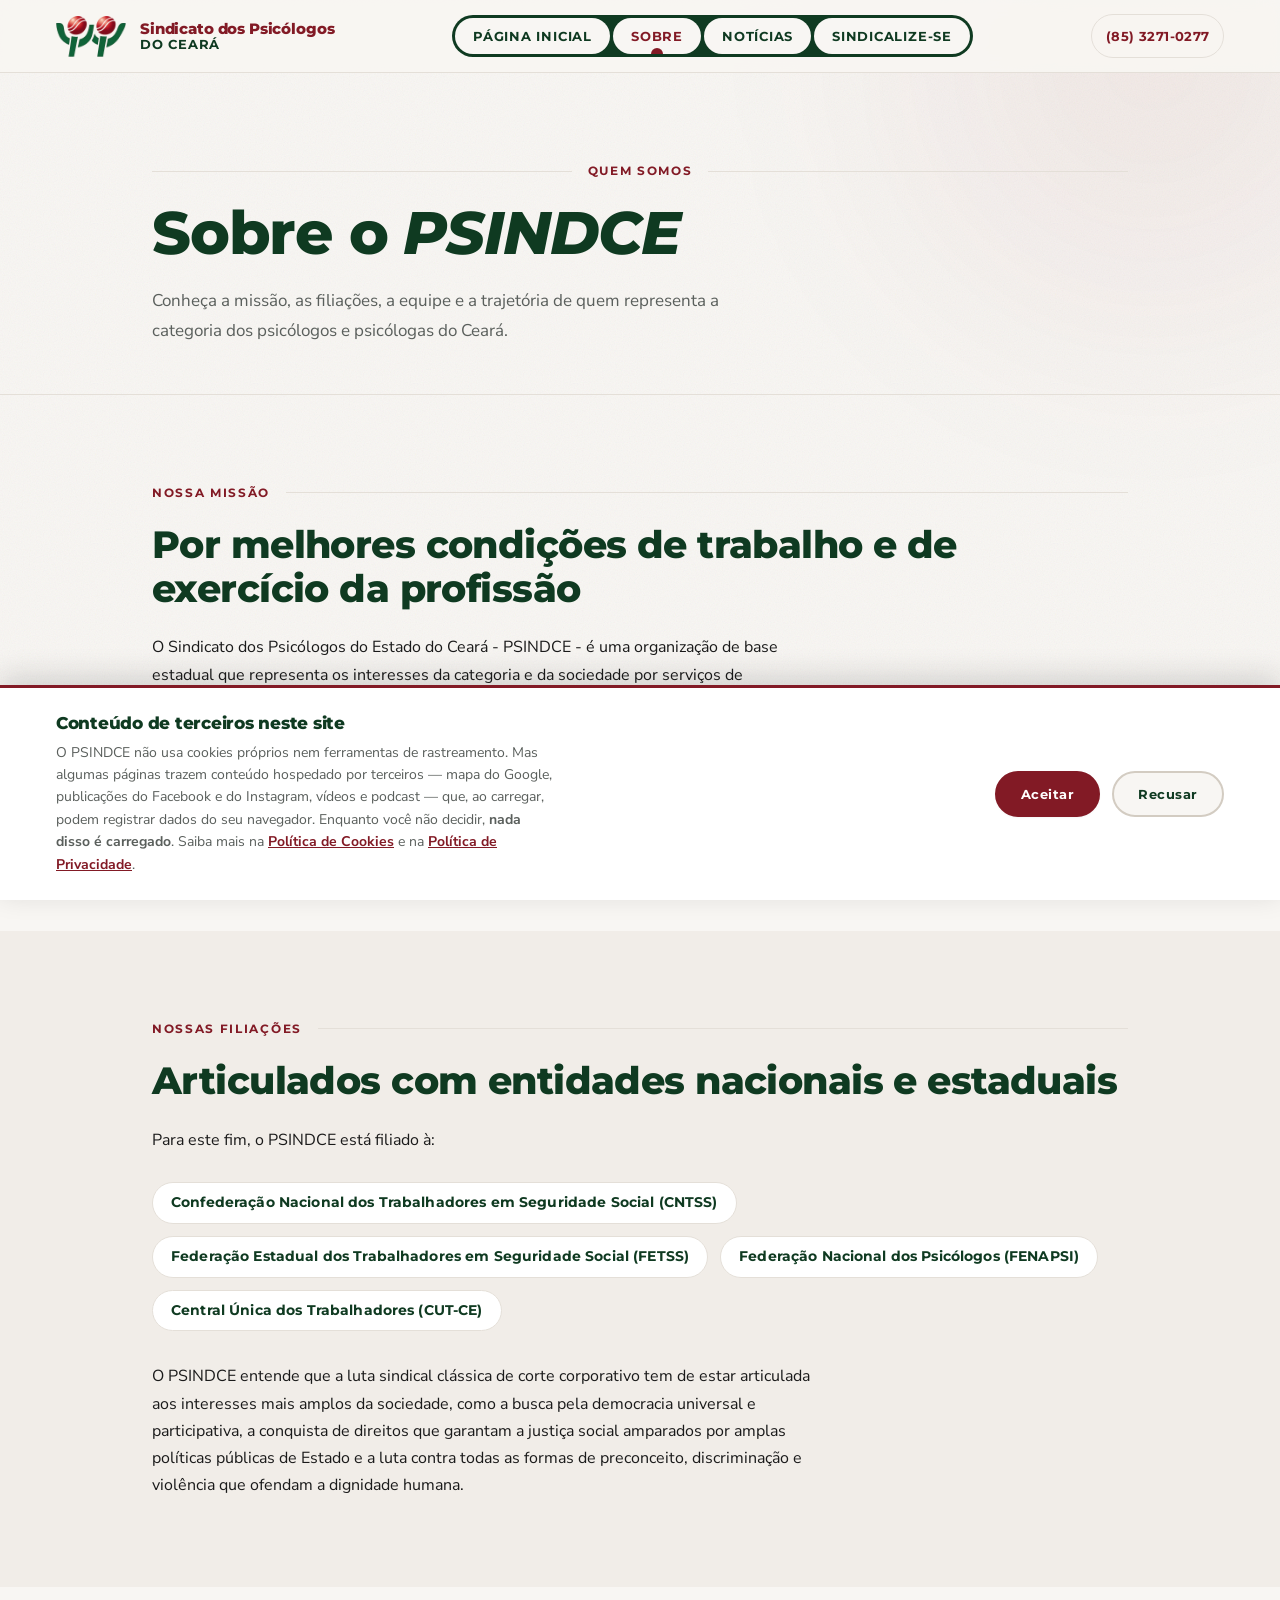
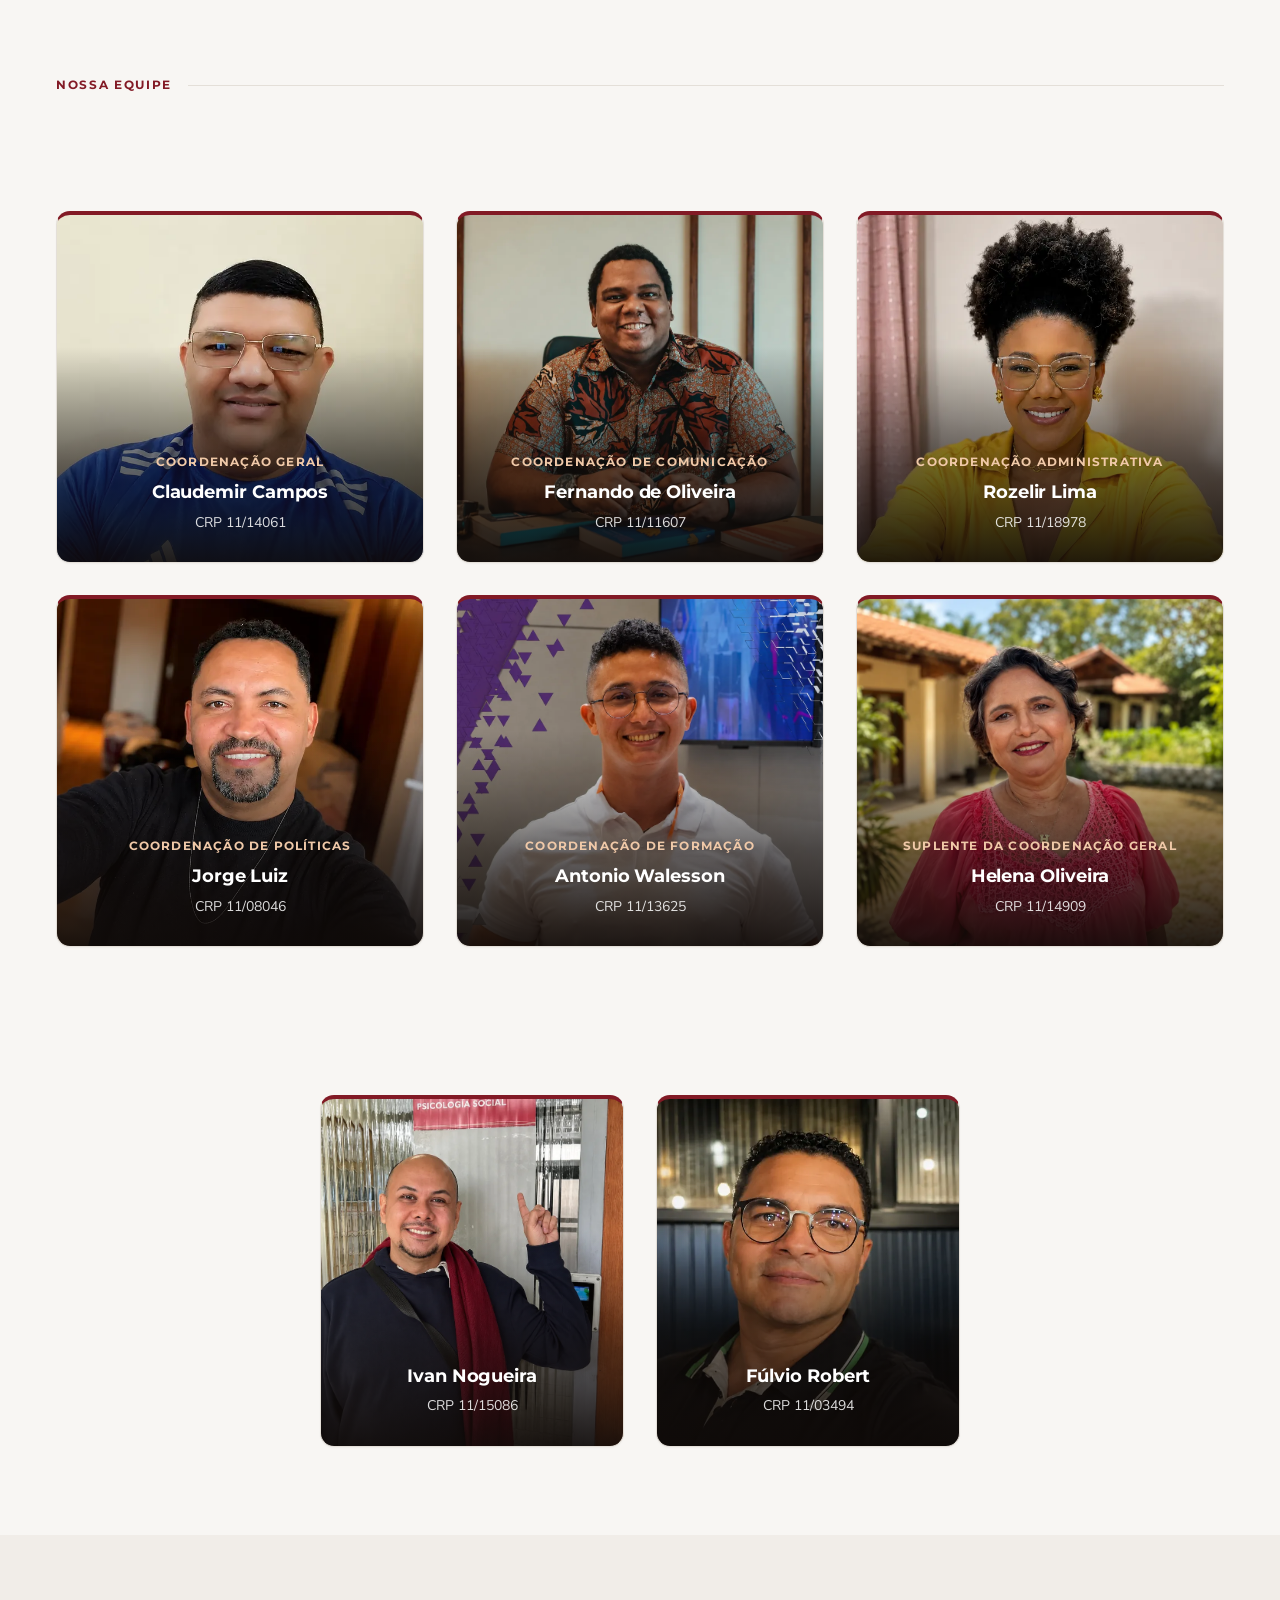
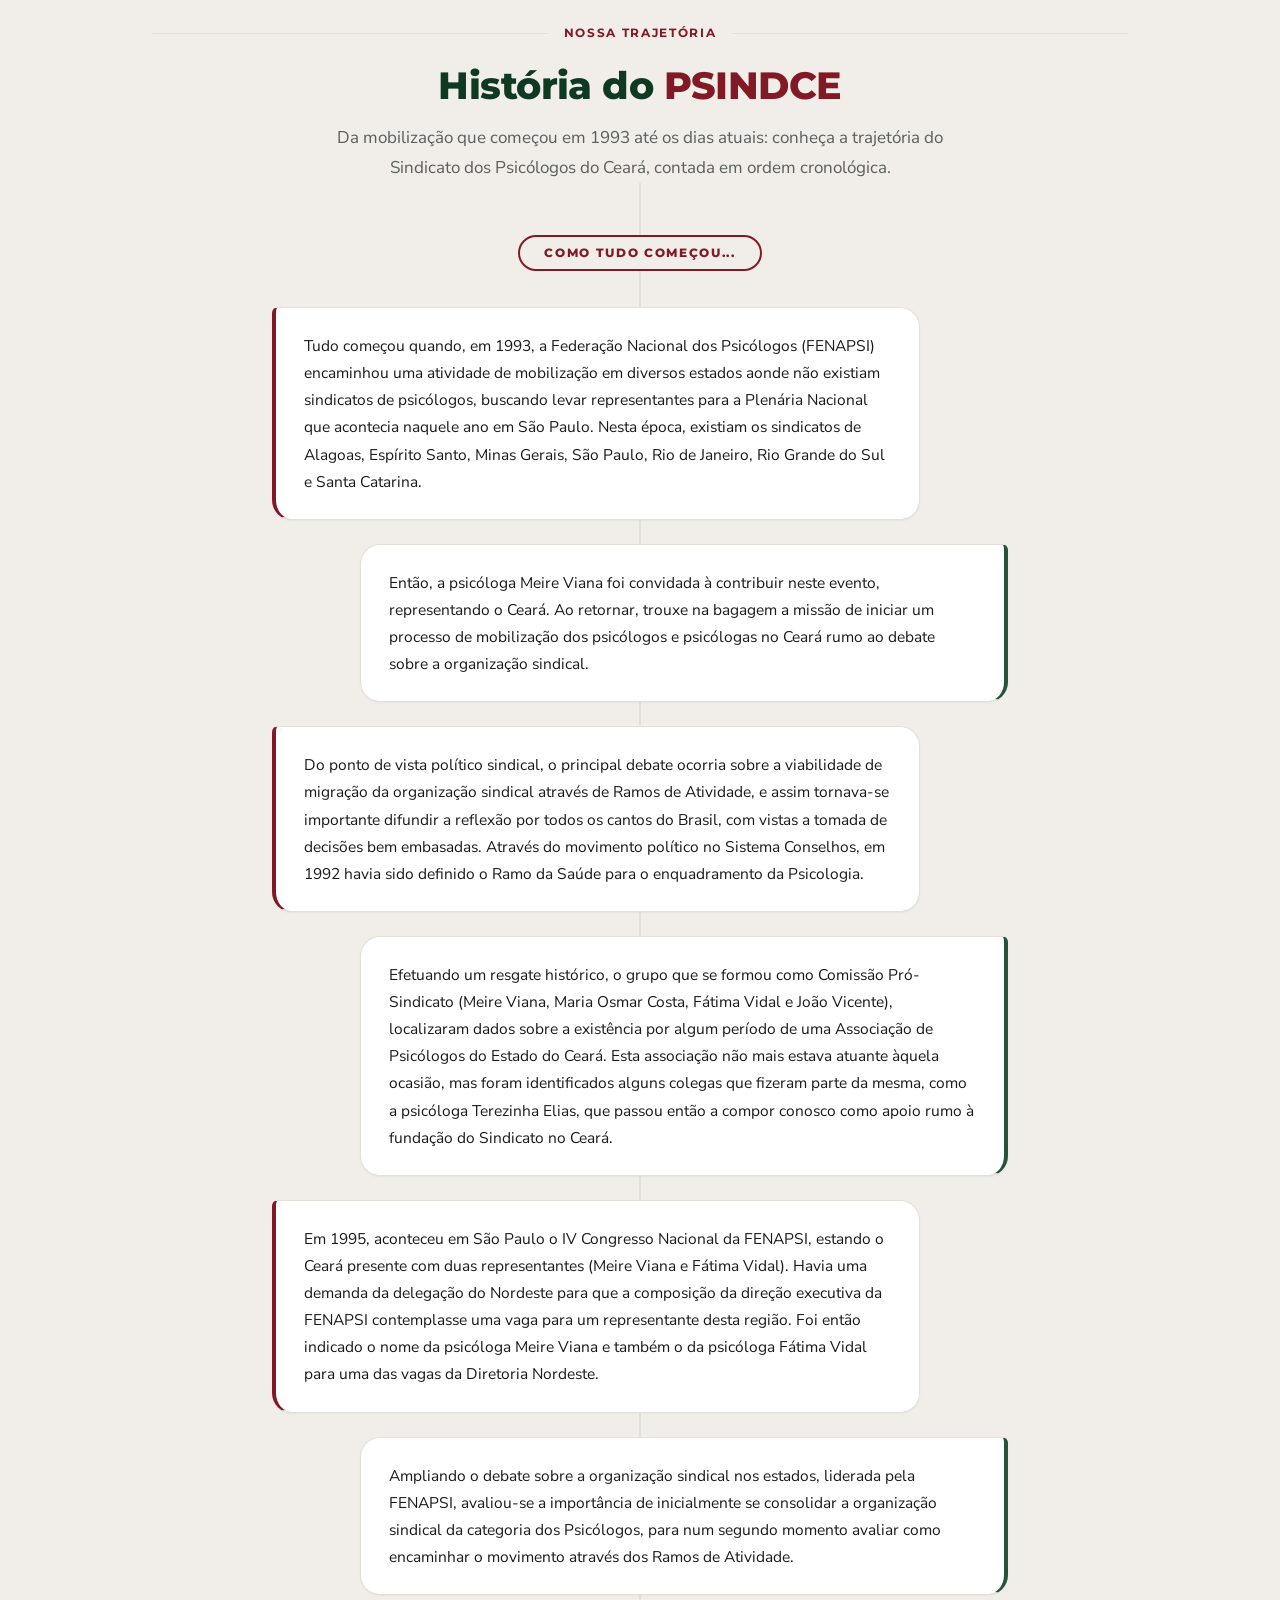
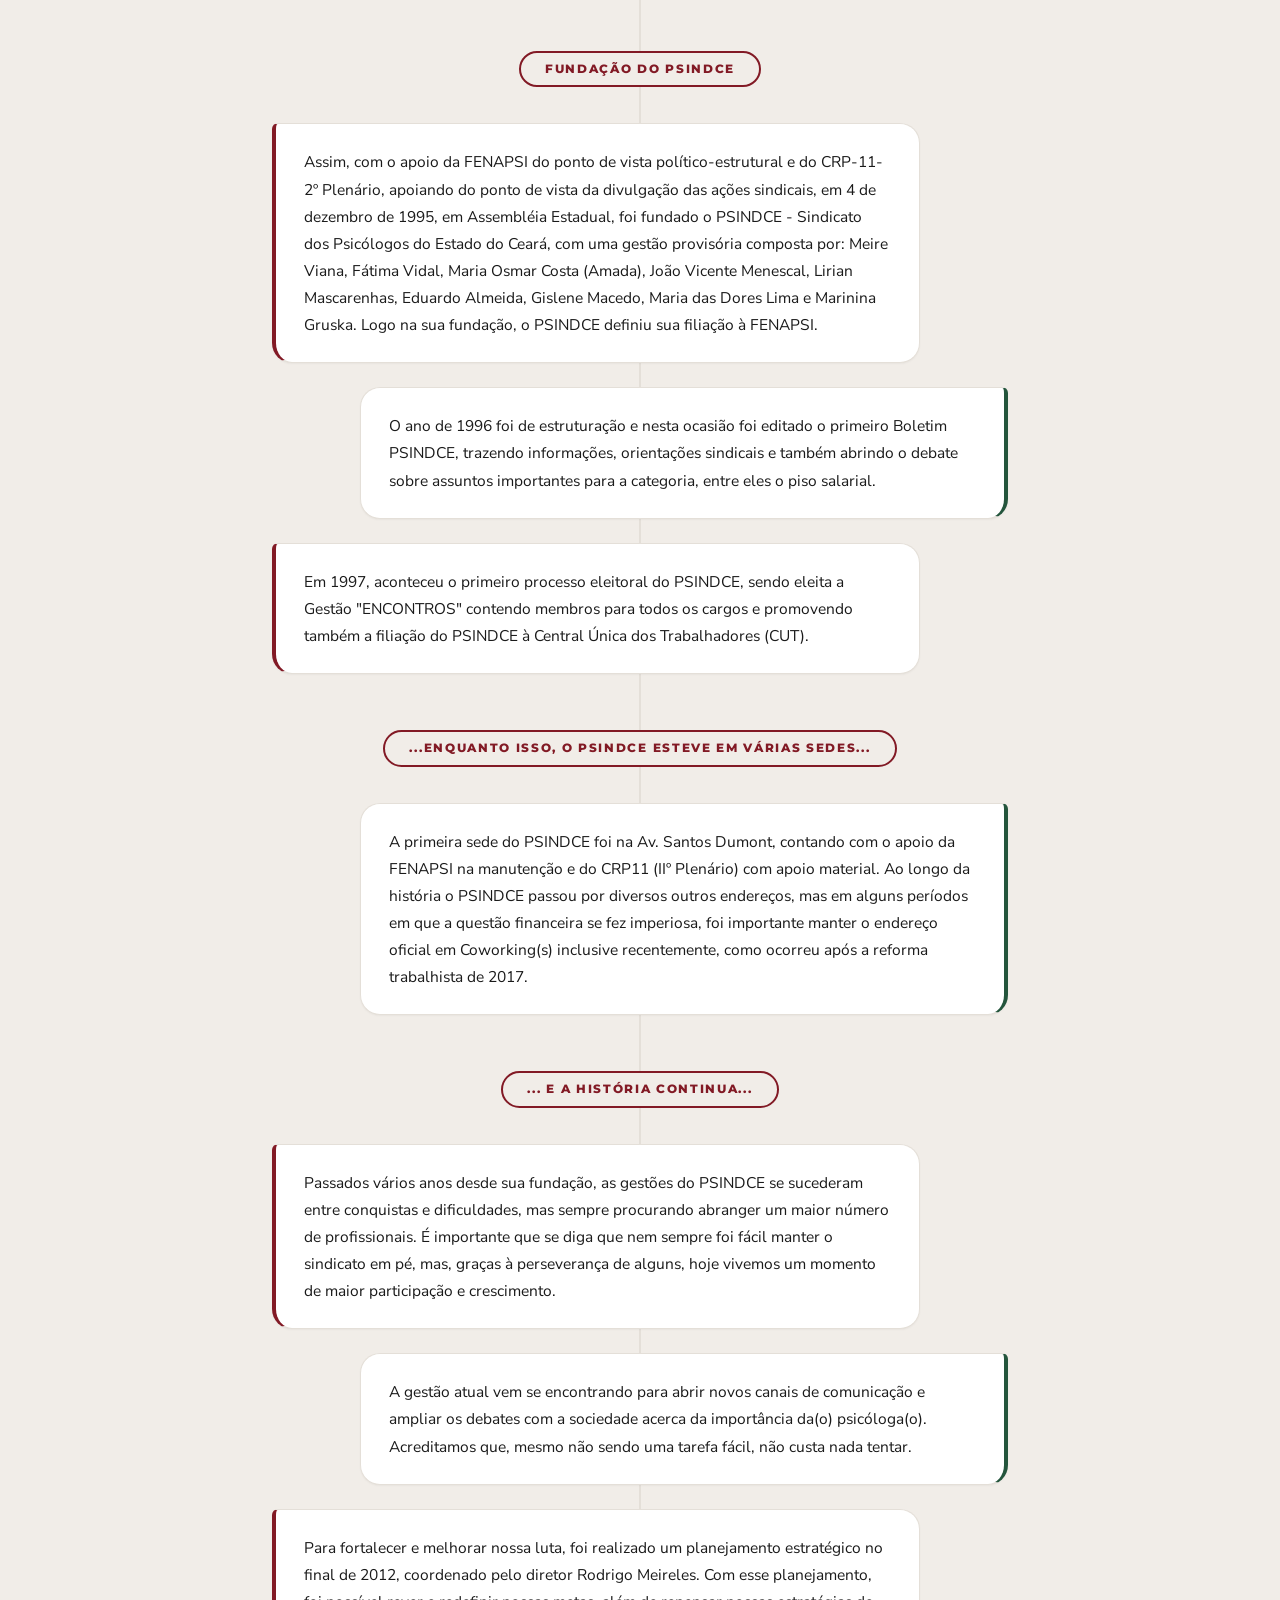
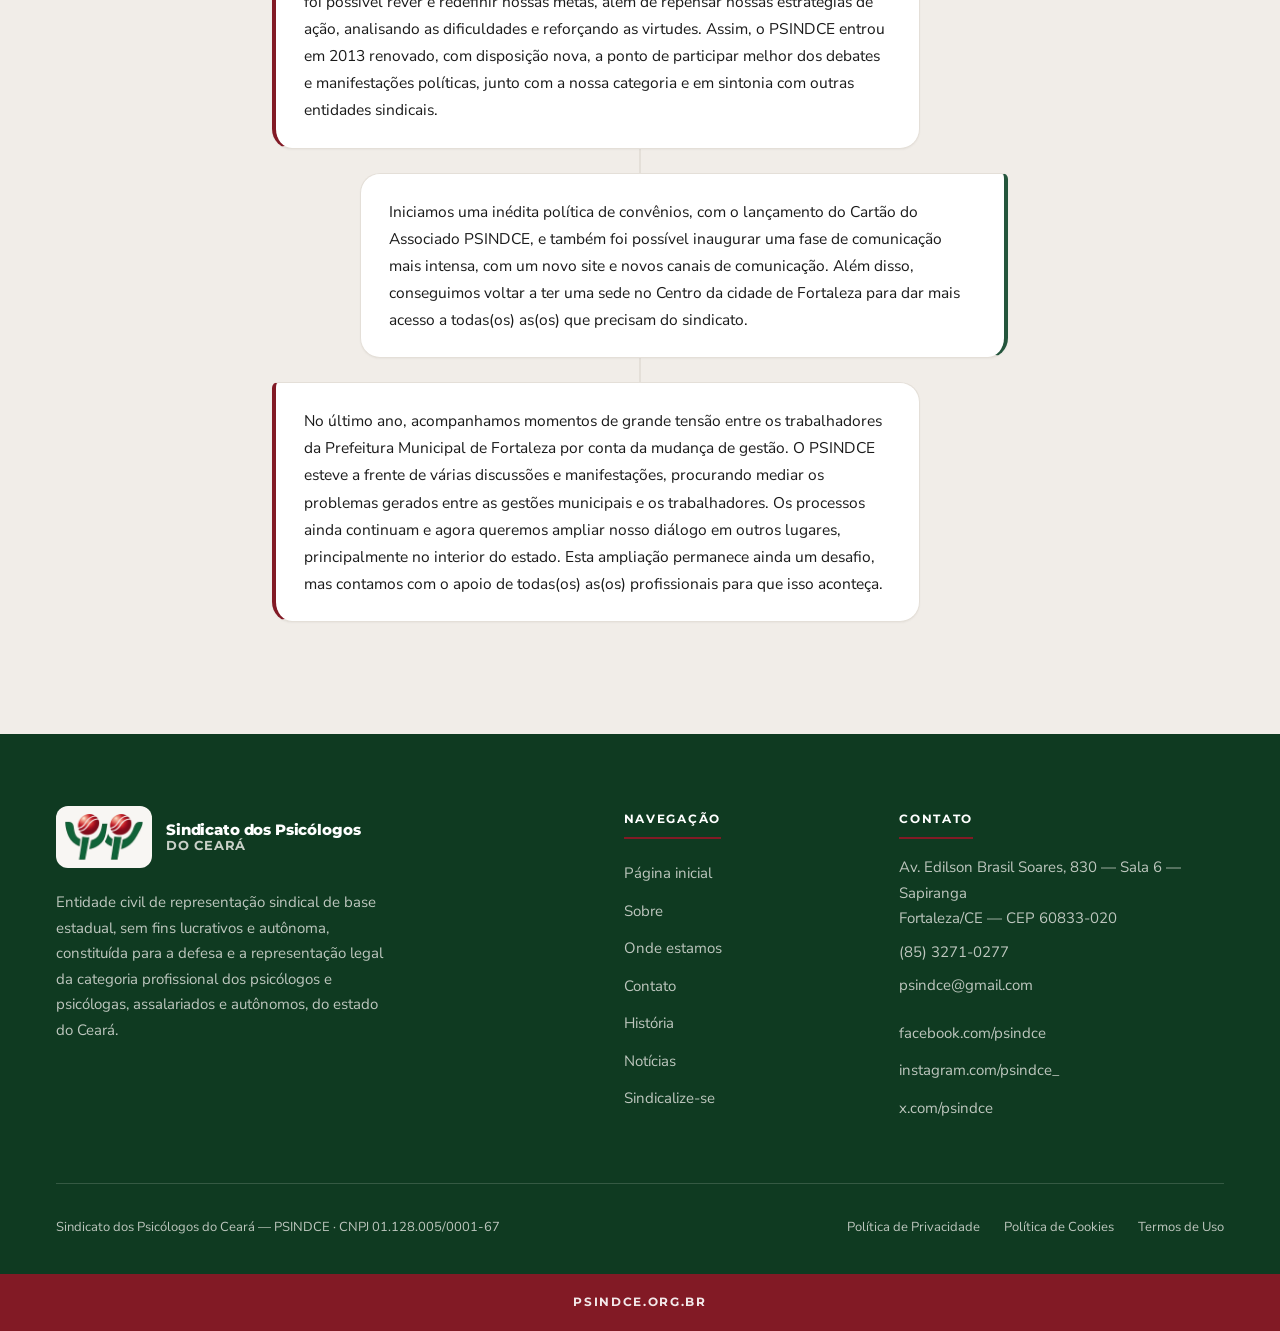
<file: sobre.html>
<!DOCTYPE html>
<html lang="pt-BR">
<head>
<meta charset="utf-8">
<meta name="viewport" content="width=device-width, initial-scale=1">
<meta name="format-detection" content="telephone=no">
<meta name="theme-color" content="#821A25">
<title>Sobre o PSINDCE — Sindicato dos Psicólogos do Ceará</title>
<meta name="description" content="Conheça a missão, as filiações, a equipe e a história do PSINDCE — Sindicato dos Psicólogos do Estado do Ceará.">
<link rel="canonical" href="https://psindce.org.br/sobre.html">
<link rel="icon" href="img/favicon/favicon.ico" sizes="32x32">
<link rel="icon" type="image/png" sizes="16x16" href="img/favicon/favicon-16x16.png">
<link rel="icon" type="image/png" sizes="32x32" href="img/favicon/favicon-32x32.png">
<link rel="apple-touch-icon" sizes="180x180" href="img/favicon/apple-touch-icon.png">
<link rel="manifest" href="img/favicon/site.webmanifest">
<meta property="og:type" content="website">
<meta property="og:site_name" content="Sindicato dos Psicólogos do Ceará — PSINDCE">
<meta property="og:locale" content="pt_BR">
<meta property="og:title" content="Sobre o PSINDCE — Sindicato dos Psicólogos do Ceará">
<meta property="og:description" content="Conheça a missão, as filiações, a equipe e a história do PSINDCE — Sindicato dos Psicólogos do Estado do Ceará.">
<meta property="og:url" content="https://psindce.org.br/sobre.html">
<meta property="og:image" content="https://psindce.org.br/img/og/og-image.png">
<meta property="og:image:width" content="1200">
<meta property="og:image:height" content="630">
<meta property="og:image:alt" content="PSINDCE — Sindicato dos Psicólogos do Ceará">
<meta name="twitter:card" content="summary_large_image">
<meta name="twitter:title" content="Sobre o PSINDCE — Sindicato dos Psicólogos do Ceará">
<meta name="twitter:description" content="Conheça a missão, as filiações, a equipe e a história do PSINDCE — Sindicato dos Psicólogos do Estado do Ceará.">
<meta name="twitter:image" content="https://psindce.org.br/img/og/og-image.png">
<script type="application/ld+json">
{
  "@context": "https://schema.org",
  "@type": "Organization",
  "name": "Sindicato dos Psicólogos do Ceará",
  "alternateName": "PSINDCE",
  "url": "https://psindce.org.br/",
  "logo": "https://psindce.org.br/img/og/og-image.png",
  "image": "https://psindce.org.br/img/og/og-image.png",
  "description": "O Sindicato dos Psicólogos do Ceará (PSINDCE) é uma entidade civil constituída para a defesa e a representação legal e legítima da categoria profissional dos psicólogos e psicólogas, assalariados e autônomos, do estado do Ceará.",
  "telephone": "+55-85-3271-0277",
  "address": {
    "@type": "PostalAddress",
    "streetAddress": "Av. Edilson Brasil Soares, 830 — Sala 6 — Sapiranga",
    "addressLocality": "Fortaleza",
    "addressRegion": "CE",
    "postalCode": "60833-020",
    "addressCountry": "BR"
  },
  "sameAs": [
    "https://www.facebook.com/psindce",
    "https://www.instagram.com/psindce_/",
    "https://x.com/psindce"
  ]
}
</script>
<link rel="preconnect" href="https://fonts.googleapis.com">
<link rel="preconnect" href="https://fonts.gstatic.com" crossorigin>
<link href="https://fonts.googleapis.com/css2?family=Montserrat:wght@600;700;800&family=Nunito+Sans:wght@400;600;700&display=swap" rel="stylesheet">
<link rel="stylesheet" href="css/site.css">
<style>

  header{
    position:sticky;top:0;z-index:60;
    background:rgba(248,246,243,.93);backdrop-filter:saturate(180%) blur(10px);
    border-bottom:1px solid var(--border);
    transition:box-shadow .3s ease-out,background-color .3s ease-out;
  }

  .logo-mark{
    flex:none;display:block;width:70px;height:44px;
    background:url("img/logo.webp") center/contain no-repeat;
  }

  .hero-foto{
    position:absolute;inset:0;z-index:-2;
    width:100%;height:100%;object-fit:cover;object-position:86% center;
    filter:grayscale(.22) sepia(.10) contrast(.97) brightness(1.03);
    /* "respiração" contínua da fotografia — zoom + deslocamento sutis */
    animation:hero-respira 28s ease-in-out infinite;
  }

  .hero::before{
    content:"";position:absolute;inset:0;z-index:-1;
    background:linear-gradient(95deg,
      rgba(248,246,243,.96) 0%,
      rgba(248,246,243,.91) 32%,
      rgba(248,246,243,.74) 58%,
      rgba(248,246,243,.40) 80%,
      rgba(248,246,243,.24) 100%);
  }

  .topo-conteudo>*{
    opacity:0;
    animation:sobe-fade .8s cubic-bezier(.22,.61,.36,1) both;
  }

  .topo-conteudo>.rotulo{animation-delay:.15s}

  .topo-conteudo>h1{animation-delay:.3s}

  .topo-conteudo>.lead{animation-delay:.45s}

  .topo-conteudo>p{animation-delay:.55s}

  .topo-conteudo>.btns{animation-delay:.7s}

  @media(max-width:900px){
    nav{
      display:none;position:absolute;top:100%;left:0;right:0;
      background:var(--background);border-bottom:1px solid var(--border);padding:1rem 1.5rem;
    }
    nav.open{display:block}
    /* itens do menu entram em cascata ao abrir */
    nav.open li{animation:menu-cascata .34s cubic-bezier(.22,.61,.36,1) both}
    nav.open li:nth-child(1){animation-delay:.03s}
    nav.open li:nth-child(2){animation-delay:.09s}
    nav.open li:nth-child(3){animation-delay:.15s}
    nav.open li:nth-child(4){animation-delay:.21s}
    nav.open li:nth-child(5){animation-delay:.27s}
    nav.open li:nth-child(6){animation-delay:.33s}
    @keyframes menu-cascata{
      from{opacity:0;transform:translateY(-8px)}
      to{opacity:1;transform:none}
    }
    .pill-list{flex-direction:column;align-items:flex-start;gap:.25rem}
    .pill{padding:.75rem 0;min-height:44px}
    .menu-btn{display:block}
    .estatuto-grid,.sede-grid,.contato-grid,.cards,.footer-grid{grid-template-columns:1fr}
    .estatuto-nota{position:static}
    section{padding:4rem 0}
    .hero{padding:5.5rem 0 4rem}
    .hero-foto{object-position:72% center}
    .mapa iframe{height:20rem}
  }

  @media(max-width:640px){
    .tel-topo{display:none}
    .logo-mark{width:58px;height:36px}
    .marca-txt b{font-size:.8125rem}
    .marca-txt i{font-size:.6875rem}

    .wrap,.wrap-wide{padding:0 1.25rem}
    .hero-conteudo{max-width:none}
    .hero::before{background:linear-gradient(178deg,rgba(248,246,243,.95) 0%,rgba(248,246,243,.87) 55%,rgba(248,246,243,.94) 100%)}
    .artigo{grid-template-columns:1fr;gap:.375rem}
    .artigo-num{text-align:left;font-size:1.5rem}
    .btn{width:100%}
    .card-body{padding:1.5rem}
  }

  @media(prefers-reduced-motion:reduce){
    html{scroll-behavior:auto}
    *,*::before,*::after{
      transition-duration:.01ms!important;
      animation-duration:.01ms!important;
      animation-iteration-count:1!important;
    }
    /* nada de movimento: tudo já visível, sem deslocamento */
    .js-reveal,.hero-conteudo>*,.topo-conteudo>*{opacity:1!important;transform:none!important;animation:none!important}
    .rotulo.js-reveal::before,.rotulo.js-reveal::after{transform:none!important}
    .hero-foto{animation:none!important;transform:scale(1.04)}
    body::after{animation:none!important;opacity:.64}
    .btn-whatsapp::after{display:none}
  }

  .sobre-hero{
    padding:5.5rem 0 3rem;text-align:left;border-bottom:1px solid var(--border);
  }

  .sobre-hero .rotulo{margin-bottom:1.25rem}

  .sobre-hero h1{max-width:40rem}

  .sobre-hero .lead{max-width:40rem;margin-top:1.25rem}

  .filiacoes-lista{
    display:flex;flex-wrap:wrap;gap:.75rem;margin:1.75rem 0 2rem;
  }

  .filiacoes-lista li{
    list-style:none;background:var(--card);border:1px solid var(--border);
    border-radius:999px;padding:.5rem 1.125rem;font-size:.875rem;font-weight:700;
    color:var(--verde);font-family:var(--font-display);letter-spacing:.01em;
    transition:translate .2s ease-out,border-color .2s ease-out;
  }

  .filiacoes-lista li:hover{border-color:var(--accent);translate:0 -2px}

  .equipe-grid{
    display:grid;grid-template-columns:repeat(3,1fr);gap:2rem;margin-top:3.25rem;
  }

  .membro{
    background:var(--card);border:1px solid var(--border);border-top:4px solid var(--accent);
    border-radius:14px;padding:2rem 1.75rem;text-align:center;
    box-shadow:var(--shadow-sm);
    transition:translate .28s cubic-bezier(.22,.61,.36,1),box-shadow .28s ease-out,border-color .28s ease-out;
  }

  .membro:hover{
    box-shadow:var(--shadow-lg);border-color:var(--border-hover);
    translate:0 -6px;
  }

  .membro-avatar{
    width:4rem;height:4rem;margin:0 auto 1.125rem;border-radius:50%;
    background:var(--accent-soft);color:var(--accent);
    display:flex;align-items:center;justify-content:center;
    font-family:var(--font-display);font-weight:800;font-size:1.25rem;
    overflow:hidden;
  }

  .membro-avatar img{
    width:100%;height:100%;object-fit:cover;
  }

  .membro-cargo{
    font-family:var(--font-display);font-size:.75rem;font-weight:700;letter-spacing:.1em;
    text-transform:uppercase;color:var(--accent);margin-bottom:.5rem;
  }

  .membro h3{margin-bottom:.375rem}

  .membro-crp{font-size:.875rem;color:var(--muted-foreground)}

  .membro.membro-foto{
    min-height:22rem;padding:0 1.75rem 1.75rem;
    display:flex;flex-direction:column;justify-content:flex-end;
    background-image:
      linear-gradient(to bottom, rgba(15,10,8,0) 38%, rgba(15,10,8,.6) 72%, rgba(15,10,8,.92) 100%),
      var(--foto);
    background-size:cover,cover;
    background-position:center,center;
    background-repeat:no-repeat,no-repeat;
  }

  .membro.membro-foto .membro-cargo{color:#F0C9A8}

  .membro.membro-foto h3{color:#fff}

  .membro.membro-foto .membro-crp{color:rgba(255,255,255,.85)}

  .fiscal-grid{
    display:grid;grid-template-columns:repeat(2,1fr);gap:2rem;margin-top:2.5rem;
    max-width:40rem;margin-left:auto;margin-right:auto;
  }

  #historia h2 em{font-style:normal;color:var(--accent)}

  .linha-tempo{
    position:relative;padding:3.25rem 0 0;max-width:46rem;margin:0 auto;
  }

  .linha-tempo::before{
    content:"";position:absolute;left:50%;top:0;bottom:0;width:2px;
    background:linear-gradient(var(--border),var(--border) 96%,transparent);
    transform:translateX(-50%);z-index:0;
    transform-origin:top center;transition:scale 1.6s ease-out;
  }

  .linha-tempo.js-linha::before{scale:1 0}

  .linha-tempo.js-linha.in-view::before{scale:1 1}

  .linha-tempo.js-reveal{opacity:1;transform:none}

  .linha-tempo.js-reveal.in-view{animation:none}

  .marco{
    position:relative;z-index:1;text-align:center;margin:3.5rem 0 2.25rem;
  }

  .marco span{
    /* a pílula cobre a linha vertical — casa com o fundo da seção (muted) */
    display:inline-block;background:var(--muted);padding:.375rem 1.5rem;
    font-family:var(--font-display);font-size:.75rem;font-weight:800;
    letter-spacing:.14em;text-transform:uppercase;color:var(--accent);
    border:2px solid var(--accent);border-radius:999px;
  }

  .marco:first-child{margin-top:0}

  .balao{
    position:relative;z-index:1;max-width:88%;width:fit-content;
    background:var(--card);border:1px solid var(--border);
    border-radius:20px;padding:1.5rem 1.75rem;margin:1.5rem 0;
    box-shadow:var(--shadow-sm);
    transition:translate .28s cubic-bezier(.22,.61,.36,1),box-shadow .28s ease-out,border-color .28s ease-out;
  }

  .balao:hover{box-shadow:var(--shadow-lg);border-color:var(--border-hover);translate:0 -4px}

  .balao p{color:var(--foreground);font-size:.9688rem;line-height:1.75}

  .balao--esq{
    margin-right:auto;border-left:4px solid var(--accent);
    border-top-left-radius:6px;
  }

  .balao--dir{
    margin-left:auto;border-right:4px solid var(--verde-medio);
    border-top-right-radius:6px;text-align:right;
  }

  .balao--dir p{text-align:left}

  @media(max-width:720px){
    .linha-tempo::before{left:1.25rem}
    .balao,.balao--esq,.balao--dir{
      max-width:calc(100% - 2.75rem);margin-left:2.75rem!important;margin-right:0!important;
      text-align:left;
    }
    .balao--dir p{text-align:left}
    .marco{text-align:left;padding-left:2.75rem}
  }

  @media(max-width:900px){
    .equipe-grid{grid-template-columns:repeat(2,1fr)}
  }

  @media(max-width:640px){
    .equipe-grid,.fiscal-grid{grid-template-columns:1fr}
  }
</style>
<noscript>
  <style>
    /* sem JS não há observador de rolagem: tudo permanece visível */
    .js-reveal{opacity:1;transform:none}
    .rotulo.js-reveal::before,.rotulo.js-reveal::after{transform:none}
    .form-status{opacity:1;transform:none}
  </style>
</noscript>
</head>
<body>
<a class="skip-link" href="#conteudo">Pular para o conteúdo</a>


<header>
  <div class="header-inner">
    <a class="marca" href="index.html">
      <span class="logo-mark" aria-hidden="true"></span>
      <span class="marca-txt"><b>Sindicato dos Psicólogos</b><i>do Ceará</i></span>
    </a>
    <button class="menu-btn" id="menuBtn" aria-label="Abrir menu" aria-expanded="false" aria-controls="nav">☰</button>
    <nav id="nav">
      <ul class="pill-list">
        <li><a class="pill" href="index.html#topo">
          <span class="hover-circle" aria-hidden="true"></span>
          <span class="label-stack">
            <span class="pill-label">Página inicial</span>
            <span class="pill-label-hover" aria-hidden="true">Página inicial</span>
          </span>
        </a></li>
        <li><a class="pill is-active" href="sobre.html" aria-current="page">
          <span class="hover-circle" aria-hidden="true"></span>
          <span class="label-stack">
            <span class="pill-label">Sobre</span>
            <span class="pill-label-hover" aria-hidden="true">Sobre</span>
          </span>
        </a></li>
        <li><a class="pill" href="noticias.html">
          <span class="hover-circle" aria-hidden="true"></span>
          <span class="label-stack">
            <span class="pill-label">Notícias</span>
            <span class="pill-label-hover" aria-hidden="true">Notícias</span>
          </span>
        </a></li>
        <li><a class="pill" href="sindicalize-se.html">
          <span class="hover-circle" aria-hidden="true"></span>
          <span class="label-stack">
            <span class="pill-label">Sindicalize-se</span>
            <span class="pill-label-hover" aria-hidden="true">Sindicalize-se</span>
          </span>
        </a></li>
      </ul>
    </nav>
    <a class="tel-topo" href="tel:+558532710277">
      <span class="hover-circle" aria-hidden="true"></span>
      <span class="label-stack">
        <span class="pill-label">(85) 3271-0277</span>
        <span class="pill-label-hover" aria-hidden="true">(85) 3271-0277</span>
      </span>
    </a>
  </div>
</header>

<main id="conteudo" tabindex="-1">

<section class="sobre-hero" id="topo">
  <div class="wrap topo-conteudo">
    <div class="rotulo"><span>Quem somos</span></div>
    <h1>Sobre o <em>PSINDCE</em></h1>
    <p class="lead">Conheça a missão, as filiações, a equipe e a trajetória de quem representa a categoria dos psicólogos e psicólogas do Ceará.</p>
  </div>
</section>

<section>
  <div class="wrap">
    <div class="rotulo esq js-reveal"><span>Nossa missão</span></div>
    <h2 class="js-reveal" style="margin-bottom:1.5rem">Por melhores condições de trabalho e de exercício da profissão</h2>
    <p class="js-reveal">O Sindicato dos Psicólogos do Estado do Ceará - PSINDCE - é uma organização de base estadual que representa os interesses da categoria e da sociedade por serviços de qualidade à população. O Sindicato procura lutar por melhores salários, remuneração condizente com sua formação e por condições adequadas de trabalho em amplo sentido: da jornada às condições que permitam um exercício técnico e ético da profissão.</p>
    <p class="js-reveal" style="margin-top:1.125rem">Porém, não se restringe a uma luta corporativista, pois entende que a luta sindical deve abraçar melhores condições de trabalho para toda a classe trabalhadora.</p>
  </div>
</section>

<section class="muted">
  <div class="wrap">
    <div class="rotulo esq js-reveal"><span>Nossas filiações</span></div>
    <h2 class="js-reveal" style="margin-bottom:1.5rem">Articulados com entidades nacionais e estaduais</h2>
    <p class="js-reveal">Para este fim, o PSINDCE está filiado à:</p>
    <ul class="filiacoes-lista">
      <li class="js-reveal">Confederação Nacional dos Trabalhadores em Seguridade Social (CNTSS)</li>
      <li class="js-reveal">Federação Estadual dos Trabalhadores em Seguridade Social (FETSS)</li>
      <li class="js-reveal">Federação Nacional dos Psicólogos (FENAPSI)</li>
      <li class="js-reveal">Central Única dos Trabalhadores (CUT-CE)</li>
    </ul>
    <p class="js-reveal">O PSINDCE entende que a luta sindical clássica de corte corporativo tem de estar articulada aos interesses mais amplos da sociedade, como a busca pela democracia universal e participativa, a conquista de direitos que garantam a justiça social amparados por amplas políticas públicas de Estado e a luta contra todas as formas de preconceito, discriminação e violência que ofendam a dignidade humana.</p>
  </div>
</section>

<section id="equipe">
  <div class="wrap-wide">
    <div class="rotulo esq js-reveal"><span>Nossa equipe</span></div>
    <h2 class="js-reveal">Diretoria Colegiada</h2>

    <div class="equipe-grid">
      <div class="membro membro-foto js-reveal" style="--foto:url('img/integrantes/claudemir_campos.webp')" role="img" aria-label="Claudemir Campos">
        <div class="membro-cargo">Coordenação Geral</div>
        <h3>Claudemir Campos</h3>
        <p class="membro-crp">CRP 11/14061</p>
      </div>
      <div class="membro membro-foto js-reveal" style="--foto:url('img/integrantes/fernando_de_oliveira.webp')" role="img" aria-label="Fernando de Oliveira">
        <div class="membro-cargo">Coordenação de Comunicação</div>
        <h3>Fernando de Oliveira</h3>
        <p class="membro-crp">CRP 11/11607</p>
      </div>
      <div class="membro membro-foto js-reveal" style="--foto:url('img/integrantes/rozelir_lima.webp')" role="img" aria-label="Rozelir Lima">
        <div class="membro-cargo">Coordenação Administrativa</div>
        <h3>Rozelir Lima</h3>
        <p class="membro-crp">CRP 11/18978</p>
      </div>
      <div class="membro membro-foto js-reveal" style="--foto:url('img/integrantes/jorge_luiz.webp')" role="img" aria-label="Jorge Luiz">
        <div class="membro-cargo">Coordenação de Políticas</div>
        <h3>Jorge Luiz</h3>
        <p class="membro-crp">CRP 11/08046</p>
      </div>
      <div class="membro membro-foto js-reveal" style="--foto:url('img/integrantes/antonio_walesson.webp')" role="img" aria-label="Antonio Walesson">
        <div class="membro-cargo">Coordenação de Formação</div>
        <h3>Antonio Walesson</h3>
        <p class="membro-crp">CRP 11/13625</p>
      </div>
      <div class="membro membro-foto js-reveal" style="--foto:url('img/integrantes/helena_oliveira.webp')" role="img" aria-label="Helena Oliveira">
        <div class="membro-cargo">Suplente da Coordenação Geral</div>
        <h3>Helena Oliveira</h3>
        <p class="membro-crp">CRP 11/14909</p>
      </div>
    </div>

    <h2 class="js-reveal" style="margin-top:4rem">Conselho Fiscal</h2>
    <div class="fiscal-grid">
      <div class="membro membro-foto js-reveal" style="--foto:url('img/integrantes/ivan_nogueira.webp')" role="img" aria-label="Ivan Nogueira">
        <h3>Ivan Nogueira</h3>
        <p class="membro-crp">CRP 11/15086</p>
      </div>
      <div class="membro membro-foto js-reveal" style="--foto:url('img/integrantes/fulvio_robert.webp')" role="img" aria-label="Fúlvio Robert">
        <h3>Fúlvio Robert</h3>
        <p class="membro-crp">CRP 11/03494</p>
      </div>
    </div>
  </div>
</section>

<!-- HISTÓRIA -->
<section id="historia" class="muted">
  <div class="wrap">
    <div class="rotulo js-reveal"><span>Nossa trajetória</span></div>
    <h2 class="center">História do <em>PSINDCE</em></h2>
    <p class="lead center" style="margin:1rem auto 0">Da mobilização que começou em 1993 até os dias atuais: conheça a trajetória do Sindicato dos Psicólogos do Ceará, contada em ordem cronológica.</p>

    <div class="linha-tempo js-linha js-reveal">

      <div class="marco js-reveal"><span>Como tudo começou...</span></div>

      <div class="balao balao--esq js-reveal reveal-esq">
        <p>Tudo começou quando, em 1993, a Federação Nacional dos Psicólogos (FENAPSI) encaminhou uma atividade de mobilização em diversos estados aonde não existiam sindicatos de psicólogos, buscando levar representantes para a Plenária Nacional que acontecia naquele ano em São Paulo. Nesta época, existiam os sindicatos de Alagoas, Espírito Santo, Minas Gerais, São Paulo, Rio de Janeiro, Rio Grande do Sul e Santa Catarina.</p>
      </div>

      <div class="balao balao--dir js-reveal reveal-dir">
        <p>Então, a psicóloga Meire Viana foi convidada à contribuir neste evento, representando o Ceará. Ao retornar, trouxe na bagagem a missão de iniciar um processo de mobilização dos psicólogos e psicólogas no Ceará rumo ao debate sobre a organização sindical.</p>
      </div>

      <div class="balao balao--esq js-reveal reveal-esq">
        <p>Do ponto de vista político sindical, o principal debate ocorria sobre a viabilidade de migração da organização sindical através de Ramos de Atividade, e assim tornava-se importante difundir a reflexão por todos os cantos do Brasil, com vistas a tomada de decisões bem embasadas. Através do movimento político no Sistema Conselhos, em 1992 havia sido definido o Ramo da Saúde para o enquadramento da Psicologia.</p>
      </div>

      <div class="balao balao--dir js-reveal reveal-dir">
        <p>Efetuando um resgate histórico, o grupo que se formou como Comissão Pró-Sindicato (Meire Viana, Maria Osmar Costa, Fátima Vidal e João Vicente), localizaram dados sobre a existência por algum período de uma Associação de Psicólogos do Estado do Ceará. Esta associação não mais estava atuante àquela ocasião, mas foram identificados alguns colegas que fizeram parte da mesma, como a psicóloga Terezinha Elias, que passou então a compor conosco como apoio rumo à fundação do Sindicato no Ceará.</p>
      </div>

      <div class="balao balao--esq js-reveal reveal-esq">
        <p>Em 1995, aconteceu em São Paulo o IV Congresso Nacional da FENAPSI, estando o Ceará presente com duas representantes (Meire Viana e Fátima Vidal). Havia uma demanda da delegação do Nordeste para que a composição da direção executiva da FENAPSI contemplasse uma vaga para um representante desta região. Foi então indicado o nome da psicóloga Meire Viana e também o da psicóloga Fátima Vidal para uma das vagas da Diretoria Nordeste.</p>
      </div>

      <div class="balao balao--dir js-reveal reveal-dir">
        <p>Ampliando o debate sobre a organização sindical nos estados, liderada pela FENAPSI, avaliou-se a importância de inicialmente se consolidar a organização sindical da categoria dos Psicólogos, para num segundo momento avaliar como encaminhar o movimento através dos Ramos de Atividade.</p>
      </div>

      <div class="marco js-reveal"><span>Fundação do PSINDCE</span></div>

      <div class="balao balao--esq js-reveal reveal-esq">
        <p>Assim, com o apoio da FENAPSI do ponto de vista político-estrutural e do CRP-11-2º Plenário, apoiando do ponto de vista da divulgação das ações sindicais, em 4 de dezembro de 1995, em Assembléia Estadual, foi fundado o PSINDCE - Sindicato dos Psicólogos do Estado do Ceará, com uma gestão provisória composta por: Meire Viana, Fátima Vidal, Maria Osmar Costa (Amada), João Vicente Menescal, Lirian Mascarenhas, Eduardo Almeida, Gislene Macedo, Maria das Dores Lima e Marinina Gruska. Logo na sua fundação, o PSINDCE definiu sua filiação à FENAPSI.</p>
      </div>

      <div class="balao balao--dir js-reveal reveal-dir">
        <p>O ano de 1996 foi de estruturação e nesta ocasião foi editado o primeiro Boletim PSINDCE, trazendo informações, orientações sindicais e também abrindo o debate sobre assuntos importantes para a categoria, entre eles o piso salarial.</p>
      </div>

      <div class="balao balao--esq js-reveal reveal-esq">
        <p>Em 1997, aconteceu o primeiro processo eleitoral do PSINDCE, sendo eleita a Gestão "ENCONTROS" contendo membros para todos os cargos e promovendo também a filiação do PSINDCE à Central Única dos Trabalhadores (CUT).</p>
      </div>

      <div class="marco js-reveal"><span>...enquanto isso, o PSINDCE esteve em várias sedes...</span></div>

      <div class="balao balao--dir js-reveal reveal-dir">
        <p>A primeira sede do PSINDCE foi na Av. Santos Dumont, contando com o apoio da FENAPSI na manutenção e do CRP11 (IIº Plenário) com apoio material. Ao longo da história o PSINDCE passou por diversos outros endereços, mas em alguns períodos em que a questão financeira se fez imperiosa, foi importante manter o endereço oficial em Coworking(s) inclusive recentemente, como ocorreu após a reforma trabalhista de 2017.</p>
      </div>

      <div class="marco js-reveal"><span>... e a história continua...</span></div>

      <div class="balao balao--esq js-reveal reveal-esq">
        <p>Passados vários anos desde sua fundação, as gestões do PSINDCE se sucederam entre conquistas e dificuldades, mas sempre procurando abranger um maior número de profissionais. É importante que se diga que nem sempre foi fácil manter o sindicato em pé, mas, graças à perseverança de alguns, hoje vivemos um momento de maior participação e crescimento.</p>
      </div>

      <div class="balao balao--dir js-reveal reveal-dir">
        <p>A gestão atual vem se encontrando para abrir novos canais de comunicação e ampliar os debates com a sociedade acerca da importância da(o) psicóloga(o). Acreditamos que, mesmo não sendo uma tarefa fácil, não custa nada tentar.</p>
      </div>

      <div class="balao balao--esq js-reveal reveal-esq">
        <p>Para fortalecer e melhorar nossa luta, foi realizado um planejamento estratégico no final de 2012, coordenado pelo diretor Rodrigo Meireles. Com esse planejamento, foi possível rever e redefinir nossas metas, além de repensar nossas estratégias de ação, analisando as dificuldades e reforçando as virtudes. Assim, o PSINDCE entrou em 2013 renovado, com disposição nova, a ponto de participar melhor dos debates e manifestações políticas, junto com a nossa categoria e em sintonia com outras entidades sindicais.</p>
      </div>

      <div class="balao balao--dir js-reveal reveal-dir">
        <p>Iniciamos uma inédita política de convênios, com o lançamento do Cartão do Associado PSINDCE, e também foi possível inaugurar uma fase de comunicação mais intensa, com um novo site e novos canais de comunicação. Além disso, conseguimos voltar a ter uma sede no Centro da cidade de Fortaleza para dar mais acesso a todas(os) as(os) que precisam do sindicato.</p>
      </div>

      <div class="balao balao--esq js-reveal reveal-esq">
        <p>No último ano, acompanhamos momentos de grande tensão entre os trabalhadores da Prefeitura Municipal de Fortaleza por conta da mudança de gestão. O PSINDCE esteve a frente de várias discussões e manifestações, procurando mediar os problemas gerados entre as gestões municipais e os trabalhadores. Os processos ainda continuam e agora queremos ampliar nosso diálogo em outros lugares, principalmente no interior do estado. Esta ampliação permanece ainda um desafio, mas contamos com o apoio de todas(os) as(os) profissionais para que isso aconteça.</p>
      </div>

    </div>
  </div>
</section>

</main>

<footer>
  <div class="wrap-wide">
    <div class="footer-grid">
      <div>
        <div class="footer-marca">
          <span class="logo-mark" aria-hidden="true"></span>
          <span class="marca-txt"><b>Sindicato dos Psicólogos</b><i>do Ceará</i></span>
        </div>
        <p>Entidade civil de representação sindical de base estadual, sem fins lucrativos e autônoma, constituída para a defesa e a representação legal da categoria profissional dos psicólogos e psicólogas, assalariados e autônomos, do estado do Ceará.</p>
      </div>

      <div>
        <h3>Navegação</h3>
        <ul>
          <li><a href="index.html#topo">Página inicial</a></li>
          <li><a href="sobre.html">Sobre</a></li>
          <li><a href="index.html#onde">Onde estamos</a></li>
          <li><a href="index.html#contato">Contato</a></li>
          <li><a href="sobre.html#historia">História</a></li>
          <li><a href="noticias.html">Notícias</a></li>
          <li><a href="sindicalize-se.html">Sindicalize-se</a></li>
        </ul>
      </div>

      <div>
        <h3>Contato</h3>
        <p>Av. Edilson Brasil Soares, 830 — Sala 6 — Sapiranga<br>Fortaleza/CE — CEP 60833-020</p>
        <p><a href="tel:+558532710277">(85) 3271-0277</a></p>
        <p><a href="mailto:psindce@gmail.com">psindce@gmail.com</a></p>
        <ul style="margin-top:1rem">
          <li><a href="https://www.facebook.com/psindce" target="_blank" rel="noopener">facebook.com/psindce</a></li>
          <li><a href="https://instagram.com/psindce_" target="_blank" rel="noopener">instagram.com/psindce_</a></li>
          <li><a href="https://x.com/psindce" target="_blank" rel="noopener">x.com/psindce</a></li>
        </ul>
      </div>
    </div>

      <div class="footer-legal">
        <p>Sindicato dos Psicólogos do Ceará — PSINDCE · CNPJ 01.128.005/0001-67</p>
        <ul>
          <li><a href="privacidade.html">Política de Privacidade</a></li>
          <li><a href="cookies.html">Política de Cookies</a></li>
          <li><a href="termos.html">Termos de Uso</a></li>
        </ul>
      </div>
  </div>
  <div class="footer-bottom">psindce.org.br</div>
</footer>
<!-- VOLTAR AO TOPO -->
<button type="button" class="btn-topo" id="btnTopo" aria-label="Voltar ao topo da página">
  <svg viewBox="0 0 24 24" aria-hidden="true"><path d="M12 19V5M5 12l7-7 7 7"/></svg>
  <span class="btn-topo-txt">Voltar ao topo</span>
</button>


<!-- BANNER DE CONSENTIMENTO (LGPD) — nasce oculto; js/consentimento.js
     só o mostra quando ainda não há decisão guardada. -->
<div class="consent" id="consentBanner" role="dialog" aria-modal="false"
     aria-labelledby="consentTitulo" hidden>
  <div class="consent-inner">
    <div>
      <h2 id="consentTitulo">Conteúdo de terceiros neste site</h2>
      <p>O PSINDCE não usa cookies próprios nem ferramentas de rastreamento. Mas algumas
      páginas trazem conteúdo hospedado por terceiros — mapa do Google, publicações do
      Facebook e do Instagram, vídeos e podcast — que, ao carregar, podem registrar dados
      do seu navegador. Enquanto você não decidir, <strong>nada disso é carregado</strong>.
      Saiba mais na <a href="cookies.html">Política de Cookies</a> e na
      <a href="privacidade.html">Política de Privacidade</a>.</p>
    </div>
    <div class="consent-acoes">
      <button type="button" class="btn btn-primary" id="consentAceitar">Aceitar</button>
      <button type="button" class="btn btn-recusar" id="consentRecusar">Recusar</button>
    </div>
  </div>
</div>

<script src="js/consentimento.js"></script>
<script src="vendor/gsap.min.js"></script>
<script src="js/site.js"></script>
<script>
  PSINDCE.iniciarRevelacao([
    ['.equipe-grid',     '.membro',            0.10],
    ['.fiscal-grid',     '.membro',            0.10],
    ['.filiacoes-lista', 'li',                 0.07]
  ]);
</script>
</body>
</html>
</file>
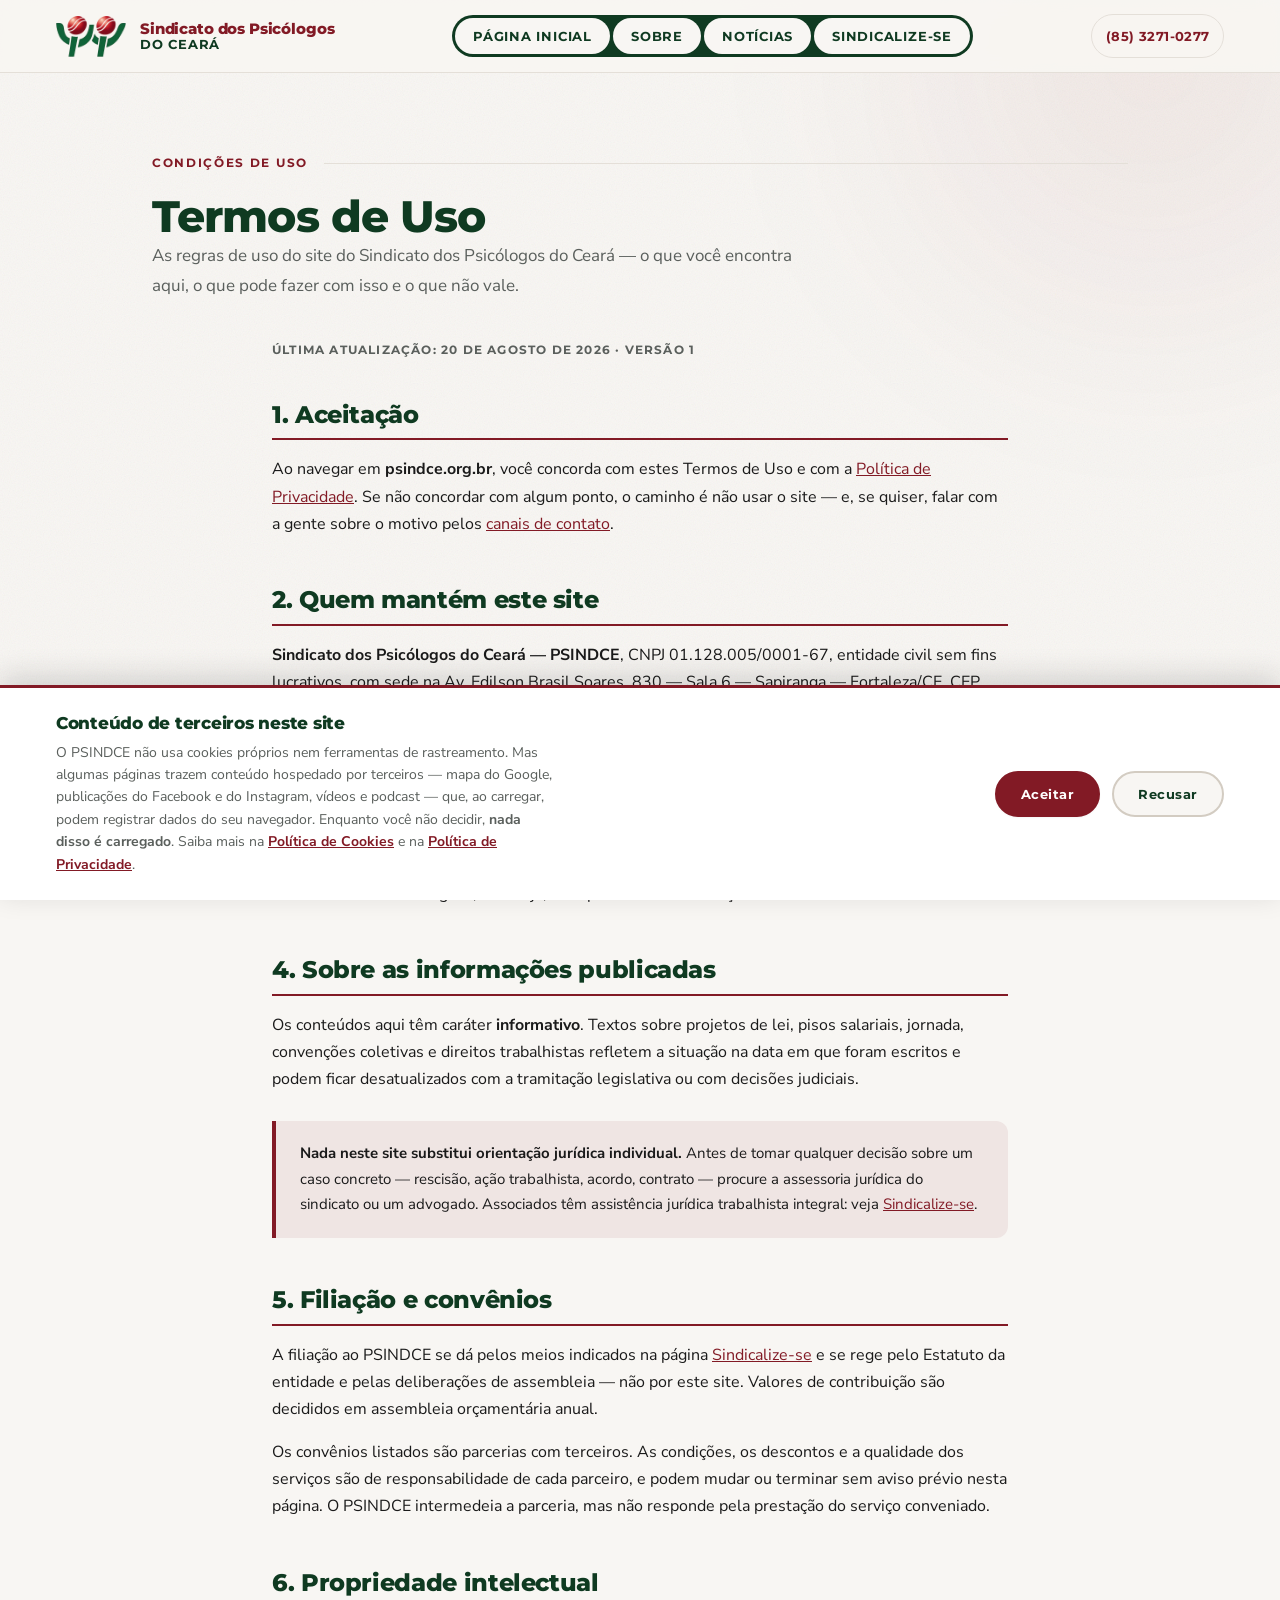
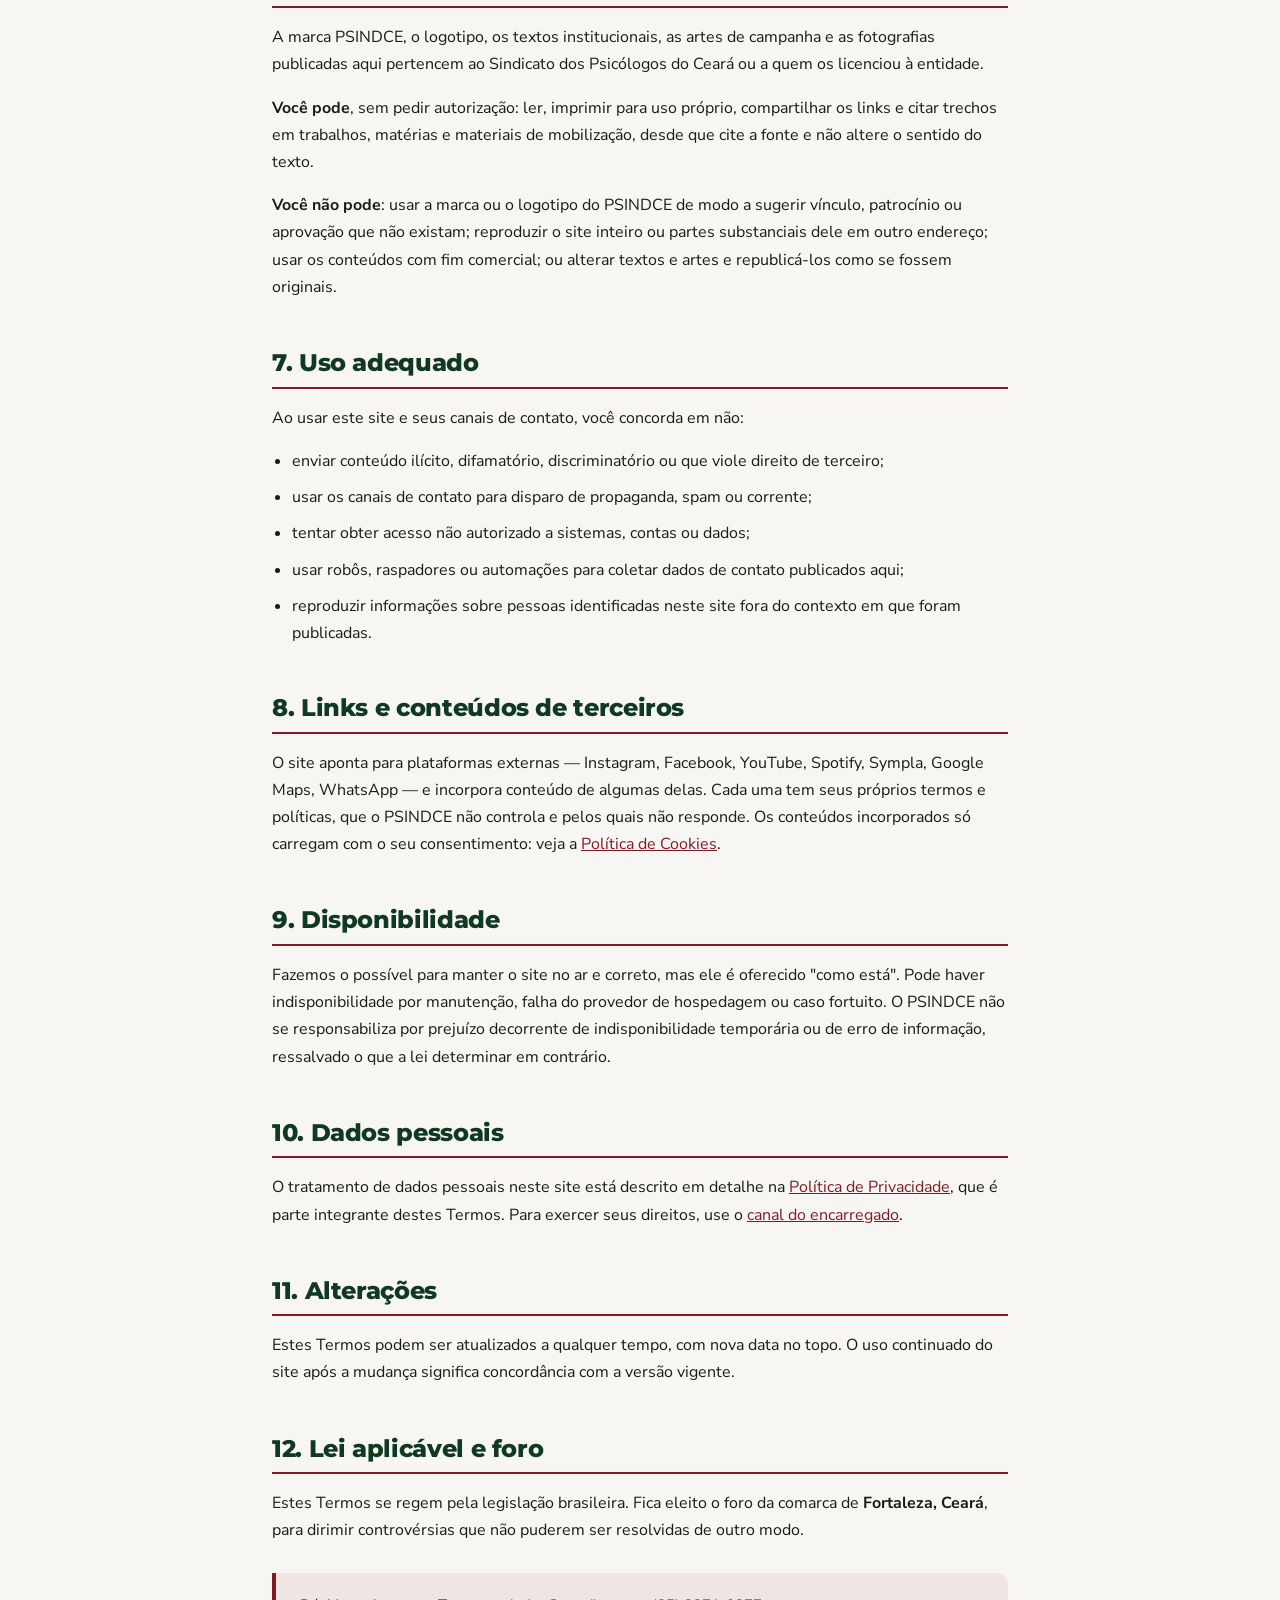
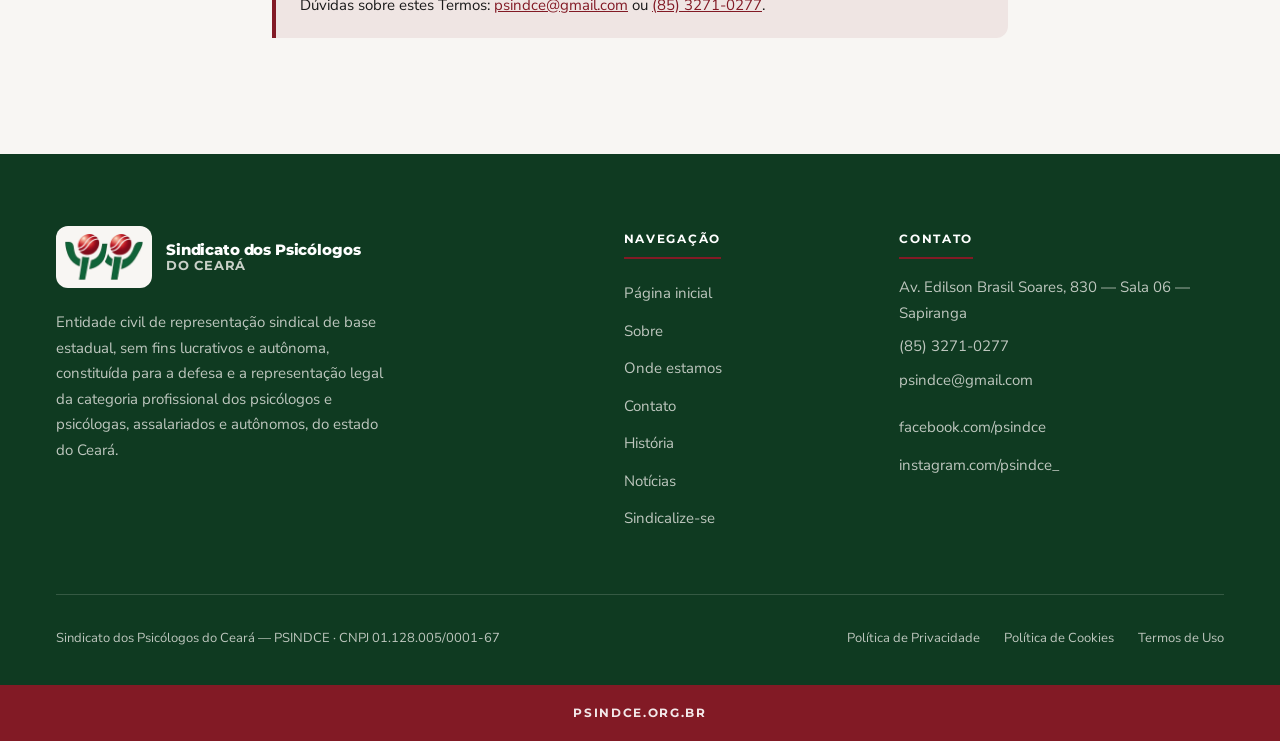
<file: termos.html>
<!DOCTYPE html>
<html lang="pt-BR">
<head>
<meta charset="utf-8">
<meta name="viewport" content="width=device-width, initial-scale=1">
<meta name="format-detection" content="telephone=no">
<meta name="theme-color" content="#821A25">
<title>Termos de Uso — PSINDCE</title>
<meta name="description" content="Condições de uso do site do Sindicato dos Psicólogos do Ceará: finalidade, propriedade intelectual, links externos e responsabilidades.">
<link rel="canonical" href="https://psindce.org.br/termos.html">
<link rel="icon" href="img/favicon/favicon.ico" sizes="32x32">
<link rel="icon" type="image/png" sizes="16x16" href="img/favicon/favicon-16x16.png">
<link rel="icon" type="image/png" sizes="32x32" href="img/favicon/favicon-32x32.png">
<link rel="apple-touch-icon" sizes="180x180" href="img/favicon/apple-touch-icon.png">
<link rel="manifest" href="img/favicon/site.webmanifest">
<meta property="og:type" content="website">
<meta property="og:site_name" content="Sindicato dos Psicólogos do Ceará — PSINDCE">
<meta property="og:locale" content="pt_BR">
<meta property="og:title" content="Termos de Uso — PSINDCE">
<meta property="og:description" content="Condições de uso do site do Sindicato dos Psicólogos do Ceará: finalidade, propriedade intelectual, links externos e responsabilidades.">
<meta property="og:url" content="https://psindce.org.br/termos.html">
<meta property="og:image" content="https://psindce.org.br/img/og/og-image.png">
<meta property="og:image:width" content="1200">
<meta property="og:image:height" content="630">
<meta property="og:image:alt" content="PSINDCE — Sindicato dos Psicólogos do Ceará">
<meta name="twitter:card" content="summary_large_image">
<meta name="twitter:title" content="Termos de Uso — PSINDCE">
<meta name="twitter:description" content="Condições de uso do site do Sindicato dos Psicólogos do Ceará: finalidade, propriedade intelectual, links externos e responsabilidades.">
<meta name="twitter:image" content="https://psindce.org.br/img/og/og-image.png">
<link rel="preconnect" href="https://fonts.googleapis.com">
<link rel="preconnect" href="https://fonts.gstatic.com" crossorigin>
<link href="https://fonts.googleapis.com/css2?family=Montserrat:wght@600;700;800&family=Nunito+Sans:wght@400;600;700&display=swap" rel="stylesheet">
<link rel="stylesheet" href="css/site.css">
<style>
  header{
    position:sticky;top:0;z-index:60;
    background:rgba(248,246,243,.93);backdrop-filter:saturate(180%) blur(10px);
    border-bottom:1px solid var(--border);
    transition:box-shadow .3s ease-out,background-color .3s ease-out;
  }

  .logo-mark{
    flex:none;display:block;width:70px;height:44px;
    transition:width .3s ease-out,height .3s ease-out;
    background:url("img/logo.webp") center/contain no-repeat;
  }

  .legal-hero{padding:5rem 0 2.5rem}

  .legal-hero h1{font-size:clamp(1.875rem,4.4vw,2.75rem)}

  @media(max-width:900px){
    nav{
      display:none;position:absolute;top:100%;left:0;right:0;
      background:var(--background);border-bottom:1px solid var(--border);padding:1rem 1.5rem;
    }
    nav.open{display:block}
    .pill-list{flex-direction:column;align-items:flex-start;gap:.25rem}
    .pill{padding:.75rem 0;min-height:44px}
    .menu-btn{display:block}
    .footer-grid{grid-template-columns:1fr}
    section{padding:4rem 0}
    .legal-hero{padding:3.5rem 0 2rem}
  }

  @media(max-width:640px){
    .tel-topo{display:none}
    .logo-mark{width:58px;height:36px}
    .marca-txt b{font-size:.8125rem}
    .marca-txt i{font-size:.6875rem}
    .wrap,.wrap-wide{padding:0 1.25rem}
  }

  @media(prefers-reduced-motion:reduce){
    html{scroll-behavior:auto}
    *,*::before,*::after{
      transition-duration:.01ms!important;animation-duration:.01ms!important;
      animation-iteration-count:1!important;
    }
    body::after{animation:none!important;opacity:.64}
  }
</style>
</head>
<body>
<a class="skip-link" href="#conteudo">Pular para o conteúdo</a>

<header>
  <div class="header-inner">
    <a class="marca" href="index.html">
      <span class="logo-mark" aria-hidden="true"></span>
      <span class="marca-txt"><b>Sindicato dos Psicólogos</b><i>do Ceará</i></span>
    </a>
    <button class="menu-btn" id="menuBtn" aria-label="Abrir menu" aria-expanded="false" aria-controls="nav">☰</button>
    <nav id="nav">
      <ul class="pill-list">
        <li><a class="pill" href="index.html#topo">
          <span class="hover-circle" aria-hidden="true"></span>
          <span class="label-stack">
            <span class="pill-label">Página inicial</span>
            <span class="pill-label-hover" aria-hidden="true">Página inicial</span>
          </span>
        </a></li>
        <li><a class="pill" href="sobre.html">
          <span class="hover-circle" aria-hidden="true"></span>
          <span class="label-stack">
            <span class="pill-label">Sobre</span>
            <span class="pill-label-hover" aria-hidden="true">Sobre</span>
          </span>
        </a></li>
        <li><a class="pill" href="noticias.html">
          <span class="hover-circle" aria-hidden="true"></span>
          <span class="label-stack">
            <span class="pill-label">Notícias</span>
            <span class="pill-label-hover" aria-hidden="true">Notícias</span>
          </span>
        </a></li>
        <li><a class="pill" href="sindicalize-se.html">
          <span class="hover-circle" aria-hidden="true"></span>
          <span class="label-stack">
            <span class="pill-label">Sindicalize-se</span>
            <span class="pill-label-hover" aria-hidden="true">Sindicalize-se</span>
          </span>
        </a></li>
      </ul>
    </nav>
    <a class="tel-topo" href="tel:+558532710277">
      <span class="hover-circle" aria-hidden="true"></span>
      <span class="label-stack">
        <span class="pill-label">(85) 3271-0277</span>
        <span class="pill-label-hover" aria-hidden="true">(85) 3271-0277</span>
      </span>
    </a>
  </div>
</header>

<main id="conteudo" tabindex="-1">

<section class="legal-hero">
  <div class="wrap">
    <div class="rotulo esq"><span>Condições de uso</span></div>
    <h1>Termos de Uso</h1>
    <p class="lead">As regras de uso do site do Sindicato dos Psicólogos do Ceará —
    o que você encontra aqui, o que pode fazer com isso e o que não vale.</p>
  </div>
</section>

<section style="padding-top:0">
  <div class="wrap">
    <div class="legal">
      <p class="atualizado">Última atualização: 20 de agosto de 2026 · Versão 1</p>

      <h2 id="aceitacao">1. Aceitação</h2>
      <p>Ao navegar em <strong>psindce.org.br</strong>, você concorda com estes Termos de Uso
      e com a <a href="privacidade.html">Política de Privacidade</a>. Se não concordar com
      algum ponto, o caminho é não usar o site — e, se quiser, falar com a gente sobre o
      motivo pelos <a href="index.html#contato">canais de contato</a>.</p>

      <h2 id="quem">2. Quem mantém este site</h2>
      <p><strong>Sindicato dos Psicólogos do Ceará — PSINDCE</strong>, CNPJ 01.128.005/0001-67,
      entidade civil sem fins lucrativos, com sede na Av. Edilson Brasil Soares, 830 — Sala 6 —
      Sapiranga — Fortaleza/CE, CEP 60833-020.</p>

      <h2 id="finalidade">3. Para que serve o site</h2>
      <p>Este é um site institucional. Ele existe para divulgar a atuação do sindicato,
      informar a categoria sobre pautas e mobilizações, apresentar as vantagens da filiação e
      oferecer canais de contato. <strong>Não é</strong> uma área de atendimento logada, nem
      loja, nem plataforma de serviços.</p>

      <h2 id="informacao">4. Sobre as informações publicadas</h2>
      <p>Os conteúdos aqui têm caráter <strong>informativo</strong>. Textos sobre projetos de
      lei, pisos salariais, jornada, convenções coletivas e direitos trabalhistas refletem a
      situação na data em que foram escritos e podem ficar desatualizados com a tramitação
      legislativa ou com decisões judiciais.</p>
      <div class="destaque">
        <p><strong>Nada neste site substitui orientação jurídica individual.</strong> Antes de
        tomar qualquer decisão sobre um caso concreto — rescisão, ação trabalhista, acordo,
        contrato — procure a assessoria jurídica do sindicato ou um advogado. Associados têm
        assistência jurídica trabalhista integral: veja
        <a href="sindicalize-se.html">Sindicalize-se</a>.</p>
      </div>

      <h2 id="filiacao">5. Filiação e convênios</h2>
      <p>A filiação ao PSINDCE se dá pelos meios indicados na página
      <a href="sindicalize-se.html">Sindicalize-se</a> e se rege pelo Estatuto da entidade e
      pelas deliberações de assembleia — não por este site. Valores de contribuição são
      decididos em assembleia orçamentária anual.</p>
      <p>Os convênios listados são parcerias com terceiros. As condições, os descontos e a
      qualidade dos serviços são de responsabilidade de cada parceiro, e podem mudar ou
      terminar sem aviso prévio nesta página. O PSINDCE intermedeia a parceria, mas não
      responde pela prestação do serviço conveniado.</p>

      <h2 id="propriedade">6. Propriedade intelectual</h2>
      <p>A marca PSINDCE, o logotipo, os textos institucionais, as artes de campanha e as
      fotografias publicadas aqui pertencem ao Sindicato dos Psicólogos do Ceará ou a quem os
      licenciou à entidade.</p>
      <p><strong>Você pode</strong>, sem pedir autorização: ler, imprimir para uso próprio,
      compartilhar os links e citar trechos em trabalhos, matérias e materiais de mobilização,
      desde que cite a fonte e não altere o sentido do texto.</p>
      <p><strong>Você não pode</strong>: usar a marca ou o logotipo do PSINDCE de modo a
      sugerir vínculo, patrocínio ou aprovação que não existam; reproduzir o site inteiro ou
      partes substanciais dele em outro endereço; usar os conteúdos com fim comercial; ou
      alterar textos e artes e republicá-los como se fossem originais.</p>

      <h2 id="conduta">7. Uso adequado</h2>
      <p>Ao usar este site e seus canais de contato, você concorda em não:</p>
      <ul>
        <li>enviar conteúdo ilícito, difamatório, discriminatório ou que viole direito de
        terceiro;</li>
        <li>usar os canais de contato para disparo de propaganda, spam ou corrente;</li>
        <li>tentar obter acesso não autorizado a sistemas, contas ou dados;</li>
        <li>usar robôs, raspadores ou automações para coletar dados de contato publicados
        aqui;</li>
        <li>reproduzir informações sobre pessoas identificadas neste site fora do contexto em
        que foram publicadas.</li>
      </ul>

      <h2 id="links">8. Links e conteúdos de terceiros</h2>
      <p>O site aponta para plataformas externas — Instagram, Facebook, YouTube, Spotify,
      Sympla, Google Maps, WhatsApp — e incorpora conteúdo de algumas delas. Cada uma tem
      seus próprios termos e políticas, que o PSINDCE não controla e pelos quais não responde.
      Os conteúdos incorporados só carregam com o seu consentimento: veja a
      <a href="cookies.html">Política de Cookies</a>.</p>

      <h2 id="disponibilidade">9. Disponibilidade</h2>
      <p>Fazemos o possível para manter o site no ar e correto, mas ele é oferecido "como
      está". Pode haver indisponibilidade por manutenção, falha do provedor de hospedagem ou
      caso fortuito. O PSINDCE não se responsabiliza por prejuízo decorrente de
      indisponibilidade temporária ou de erro de informação, ressalvado o que a lei
      determinar em contrário.</p>

      <h2 id="dados">10. Dados pessoais</h2>
      <p>O tratamento de dados pessoais neste site está descrito em detalhe na
      <a href="privacidade.html">Política de Privacidade</a>, que é parte integrante destes
      Termos. Para exercer seus direitos, use o
      <a href="privacidade.html#encarregado">canal do encarregado</a>.</p>

      <h2 id="alteracoes">11. Alterações</h2>
      <p>Estes Termos podem ser atualizados a qualquer tempo, com nova data no topo. O uso
      continuado do site após a mudança significa concordância com a versão vigente.</p>

      <h2 id="foro">12. Lei aplicável e foro</h2>
      <p>Estes Termos se regem pela legislação brasileira. Fica eleito o foro da comarca de
      <strong>Fortaleza, Ceará</strong>, para dirimir controvérsias que não puderem ser
      resolvidas de outro modo.</p>

      <div class="destaque">
        <p>Dúvidas sobre estes Termos:
        <a href="mailto:psindce@gmail.com">psindce@gmail.com</a> ou
        <a href="tel:+558532710277">(85) 3271-0277</a>.</p>
      </div>
    </div>
  </div>
</section>

</main>

<footer>
  <div class="wrap-wide">
    <div class="footer-grid">
      <div>
        <div class="footer-marca">
          <span class="logo-mark" aria-hidden="true"></span>
          <span class="marca-txt"><b>Sindicato dos Psicólogos</b><i>do Ceará</i></span>
        </div>
        <p>Entidade civil de representação sindical de base estadual, sem fins lucrativos e autônoma, constituída para a defesa e a representação legal da categoria profissional dos psicólogos e psicólogas, assalariados e autônomos, do estado do Ceará.</p>
      </div>

      <div>
        <h3>Navegação</h3>
        <ul>
          <li><a href="index.html#topo">Página inicial</a></li>
          <li><a href="sobre.html">Sobre</a></li>
          <li><a href="index.html#onde">Onde estamos</a></li>
          <li><a href="index.html#contato">Contato</a></li>
          <li><a href="sobre.html#historia">História</a></li>
          <li><a href="noticias.html">Notícias</a></li>
          <li><a href="sindicalize-se.html">Sindicalize-se</a></li>
        </ul>
      </div>

      <div>
        <h3>Contato</h3>
        <p>Av. Edilson Brasil Soares, 830 — Sala 06 — Sapiranga</p>
        <p><a href="tel:+558532710277">(85) 3271-0277</a></p>
        <p><a href="mailto:psindce@gmail.com">psindce@gmail.com</a></p>
        <ul style="margin-top:1rem">
          <li><a href="https://www.facebook.com/psindce" target="_blank" rel="noopener">facebook.com/psindce</a></li>
          <li><a href="https://instagram.com/psindce_" target="_blank" rel="noopener">instagram.com/psindce_</a></li>
        </ul>
      </div>
    </div>

      <div class="footer-legal">
        <p>Sindicato dos Psicólogos do Ceará — PSINDCE · CNPJ 01.128.005/0001-67</p>
        <ul>
          <li><a href="privacidade.html">Política de Privacidade</a></li>
          <li><a href="cookies.html">Política de Cookies</a></li>
          <li><a href="termos.html" aria-current="page">Termos de Uso</a></li>
        </ul>
      </div>
  </div>
  <div class="footer-bottom">psindce.org.br</div>
</footer>
<!-- VOLTAR AO TOPO -->
<button type="button" class="btn-topo" id="btnTopo" aria-label="Voltar ao topo da página">
  <svg viewBox="0 0 24 24" aria-hidden="true"><path d="M12 19V5M5 12l7-7 7 7"/></svg>
  <span class="btn-topo-txt">Voltar ao topo</span>
</button>

<!-- BANNER DE CONSENTIMENTO (LGPD) — nasce oculto; js/consentimento.js
     só o mostra quando ainda não há decisão guardada. -->
<div class="consent" id="consentBanner" role="dialog" aria-modal="false"
     aria-labelledby="consentTitulo" hidden>
  <div class="consent-inner">
    <div>
      <h2 id="consentTitulo">Conteúdo de terceiros neste site</h2>
      <p>O PSINDCE não usa cookies próprios nem ferramentas de rastreamento. Mas algumas
      páginas trazem conteúdo hospedado por terceiros — mapa do Google, publicações do
      Facebook e do Instagram, vídeos e podcast — que, ao carregar, podem registrar dados
      do seu navegador. Enquanto você não decidir, <strong>nada disso é carregado</strong>.
      Saiba mais na <a href="cookies.html">Política de Cookies</a> e na
      <a href="privacidade.html">Política de Privacidade</a>.</p>
    </div>
    <div class="consent-acoes">
      <button type="button" class="btn btn-primary" id="consentAceitar">Aceitar</button>
      <button type="button" class="btn btn-recusar" id="consentRecusar">Recusar</button>
    </div>
  </div>
</div>

<script src="js/consentimento.js"></script>
<script src="js/site.js"></script>

</body>
</html>
</file>
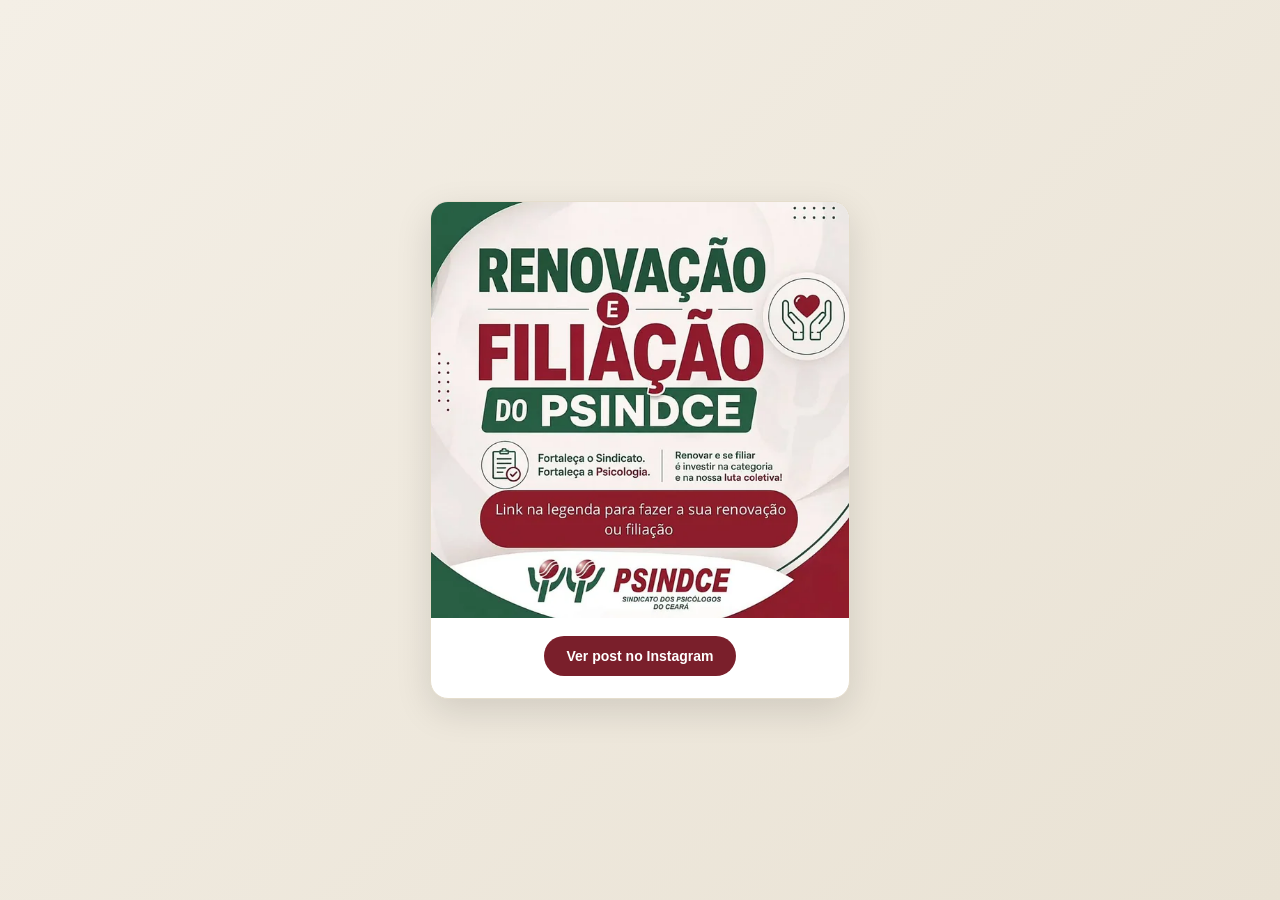
<file: img/grade/post_DaAeAyouG2Q.html>
<!DOCTYPE html>
<html lang="pt-BR">
<head>
<meta charset="UTF-8">
<meta name="viewport" content="width=device-width, initial-scale=1.0">
<title>Post PSINDCE - Instagram</title>
<style>
  * { box-sizing: border-box; }
  body {
    margin: 0;
    min-height: 100vh;
    display: flex;
    align-items: center;
    justify-content: center;
    background: linear-gradient(135deg, #f4efe6 0%, #e9e2d4 100%);
    font-family: -apple-system, BlinkMacSystemFont, "Segoe UI", Roboto, Arial, sans-serif;
    padding: 24px;
  }
  .card {
    background: #ffffff;
    border-radius: 18px;
    overflow: hidden;
    max-width: 420px;
    width: 100%;
    box-shadow: 0 12px 36px rgba(0,0,0,0.12);
    border: 1px solid #e5ddcc;
  }
  .card img {
    display: block;
    width: 100%;
    height: auto;
  }
  .card-footer {
    padding: 18px 20px 22px;
    text-align: center;
  }
  .card-footer a {
    display: inline-block;
    text-decoration: none;
    background: #7a1f2b;
    color: #fff;
    font-weight: 600;
    font-size: 14px;
    padding: 12px 22px;
    border-radius: 999px;
    transition: background 0.2s ease;
  }
  .card-footer a:hover {
    background: #5e1620;
  }
</style>
</head>
<body>
  <div class="card">
    <img src="post3.webp" alt="Post PSINDCE">
    <div class="card-footer">
      <a href="https://www.instagram.com/p/DaAeAyouG2Q/?utm_source=ig_web_copy_link&igsh=MzRlODBiNWFlZA==" target="_blank" rel="noopener noreferrer">Ver post no Instagram</a>
    </div>
  </div>
</body>
</html>
</file>
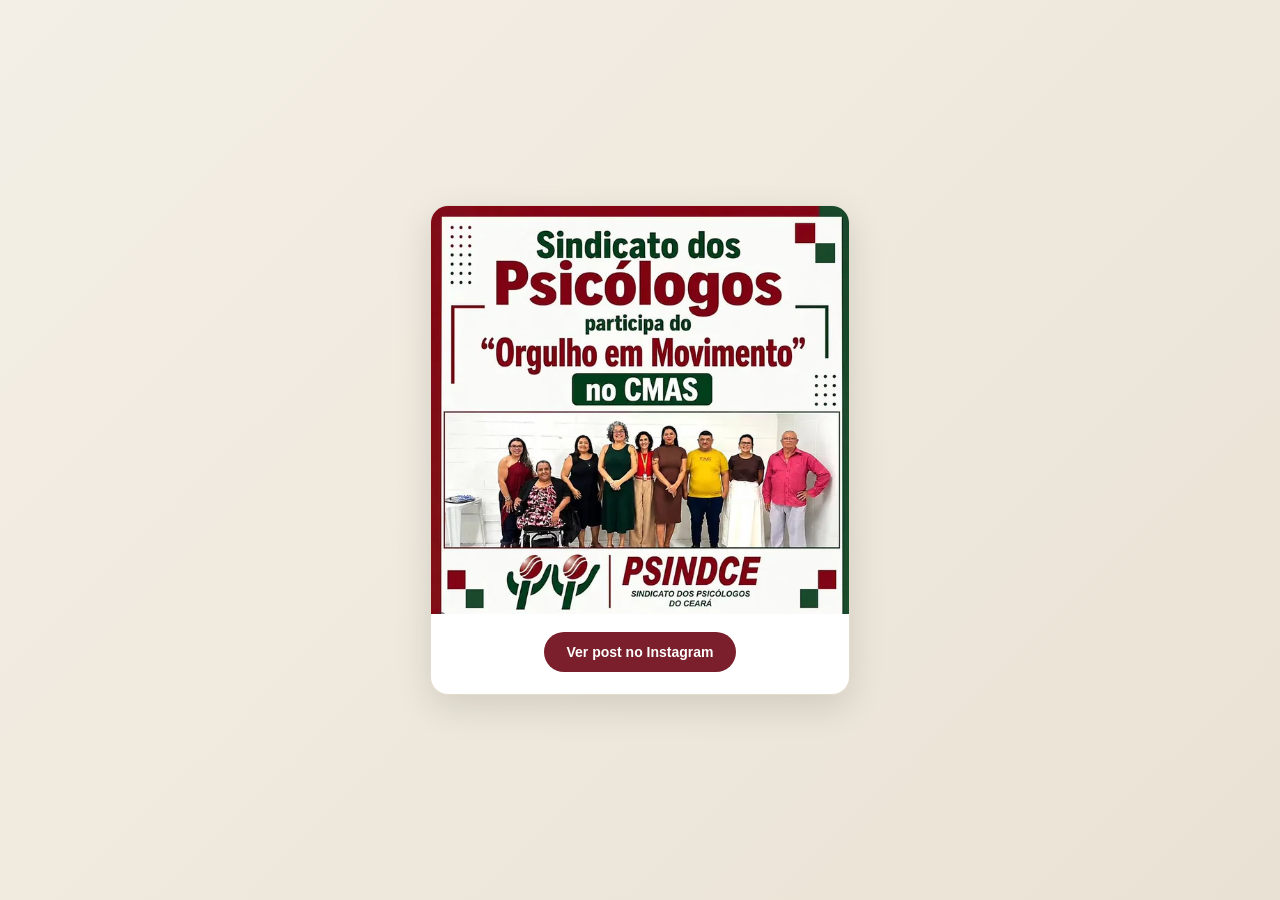
<file: img/grade/post_DaUEz7auOeH.html>
<!DOCTYPE html>
<html lang="pt-BR">
<head>
<meta charset="UTF-8">
<meta name="viewport" content="width=device-width, initial-scale=1.0">
<title>Post PSINDCE - Instagram</title>
<style>
  * { box-sizing: border-box; }
  body {
    margin: 0;
    min-height: 100vh;
    display: flex;
    align-items: center;
    justify-content: center;
    background: linear-gradient(135deg, #f4efe6 0%, #e9e2d4 100%);
    font-family: -apple-system, BlinkMacSystemFont, "Segoe UI", Roboto, Arial, sans-serif;
    padding: 24px;
  }
  .card {
    background: #ffffff;
    border-radius: 18px;
    overflow: hidden;
    max-width: 420px;
    width: 100%;
    box-shadow: 0 12px 36px rgba(0,0,0,0.12);
    border: 1px solid #e5ddcc;
  }
  .card img {
    display: block;
    width: 100%;
    height: auto;
  }
  .card-footer {
    padding: 18px 20px 22px;
    text-align: center;
  }
  .card-footer a {
    display: inline-block;
    text-decoration: none;
    background: #7a1f2b;
    color: #fff;
    font-weight: 600;
    font-size: 14px;
    padding: 12px 22px;
    border-radius: 999px;
    transition: background 0.2s ease;
  }
  .card-footer a:hover {
    background: #5e1620;
  }
</style>
</head>
<body>
  <div class="card">
    <img src="post2.webp" alt="Post PSINDCE">
    <div class="card-footer">
      <a href="https://www.instagram.com/p/DaUEz7auOeH/?utm_source=ig_web_copy_link&igsh=MzRlODBiNWFlZA==" target="_blank" rel="noopener noreferrer">Ver post no Instagram</a>
    </div>
  </div>
</body>
</html>
</file>
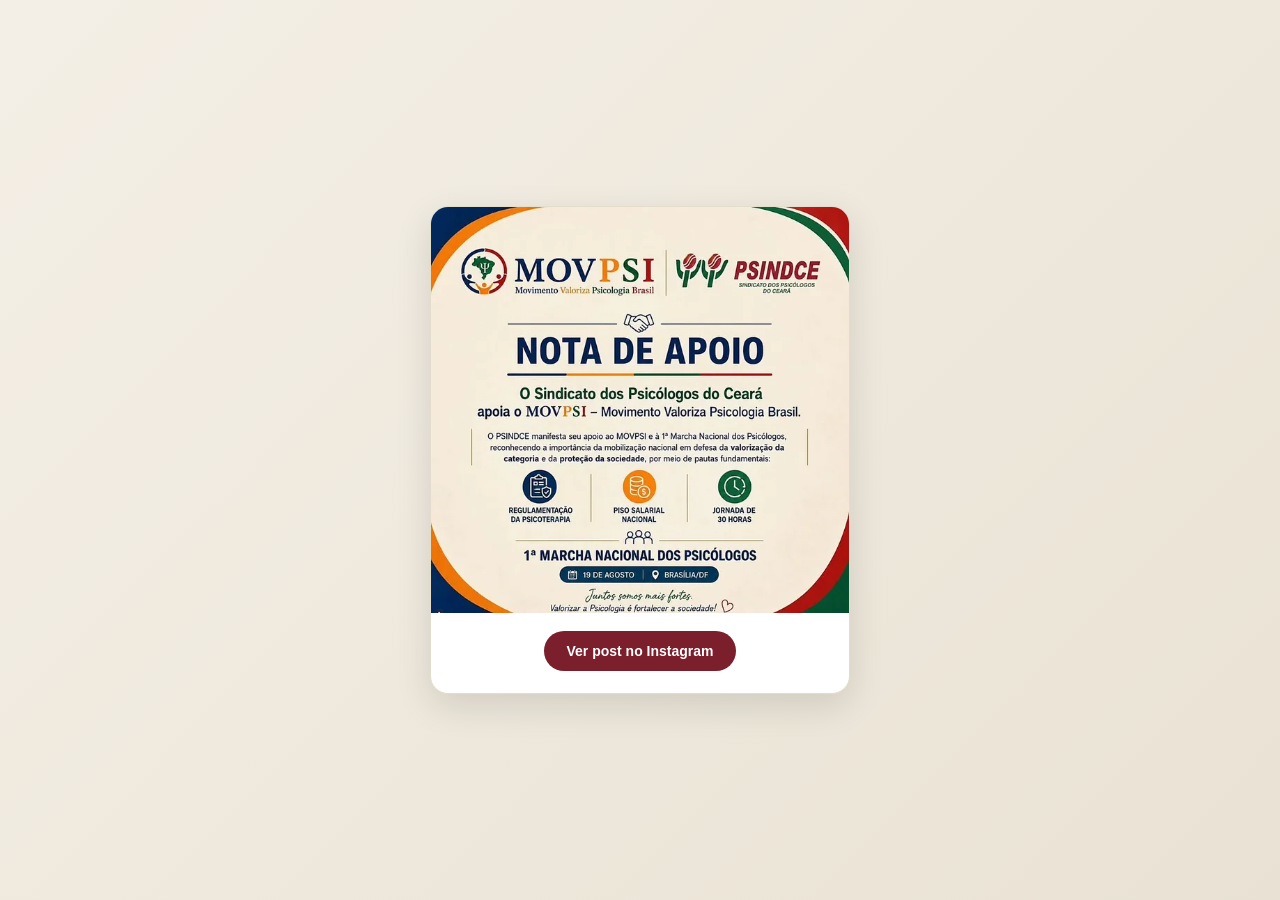
<file: img/grade/post_DbA4PETO3mU.html>
<!DOCTYPE html>
<html lang="pt-BR">
<head>
<meta charset="UTF-8">
<meta name="viewport" content="width=device-width, initial-scale=1.0">
<title>Post PSINDCE - Instagram</title>
<style>
  * { box-sizing: border-box; }
  body {
    margin: 0;
    min-height: 100vh;
    display: flex;
    align-items: center;
    justify-content: center;
    background: linear-gradient(135deg, #f4efe6 0%, #e9e2d4 100%);
    font-family: -apple-system, BlinkMacSystemFont, "Segoe UI", Roboto, Arial, sans-serif;
    padding: 24px;
  }
  .card {
    background: #ffffff;
    border-radius: 18px;
    overflow: hidden;
    max-width: 420px;
    width: 100%;
    box-shadow: 0 12px 36px rgba(0,0,0,0.12);
    border: 1px solid #e5ddcc;
  }
  .card img {
    display: block;
    width: 100%;
    height: auto;
  }
  .card-footer {
    padding: 18px 20px 22px;
    text-align: center;
  }
  .card-footer a {
    display: inline-block;
    text-decoration: none;
    background: #7a1f2b;
    color: #fff;
    font-weight: 600;
    font-size: 14px;
    padding: 12px 22px;
    border-radius: 999px;
    transition: background 0.2s ease;
  }
  .card-footer a:hover {
    background: #5e1620;
  }
</style>
</head>
<body>
  <div class="card">
    <img src="post1.webp" alt="Post PSINDCE">
    <div class="card-footer">
      <a href="https://www.instagram.com/p/DbA4PETO3mU/?utm_source=ig_web_copy_link&igsh=MzRlODBiNWFlZA==" target="_blank" rel="noopener noreferrer">Ver post no Instagram</a>
    </div>
  </div>
</body>
</html>
</file>
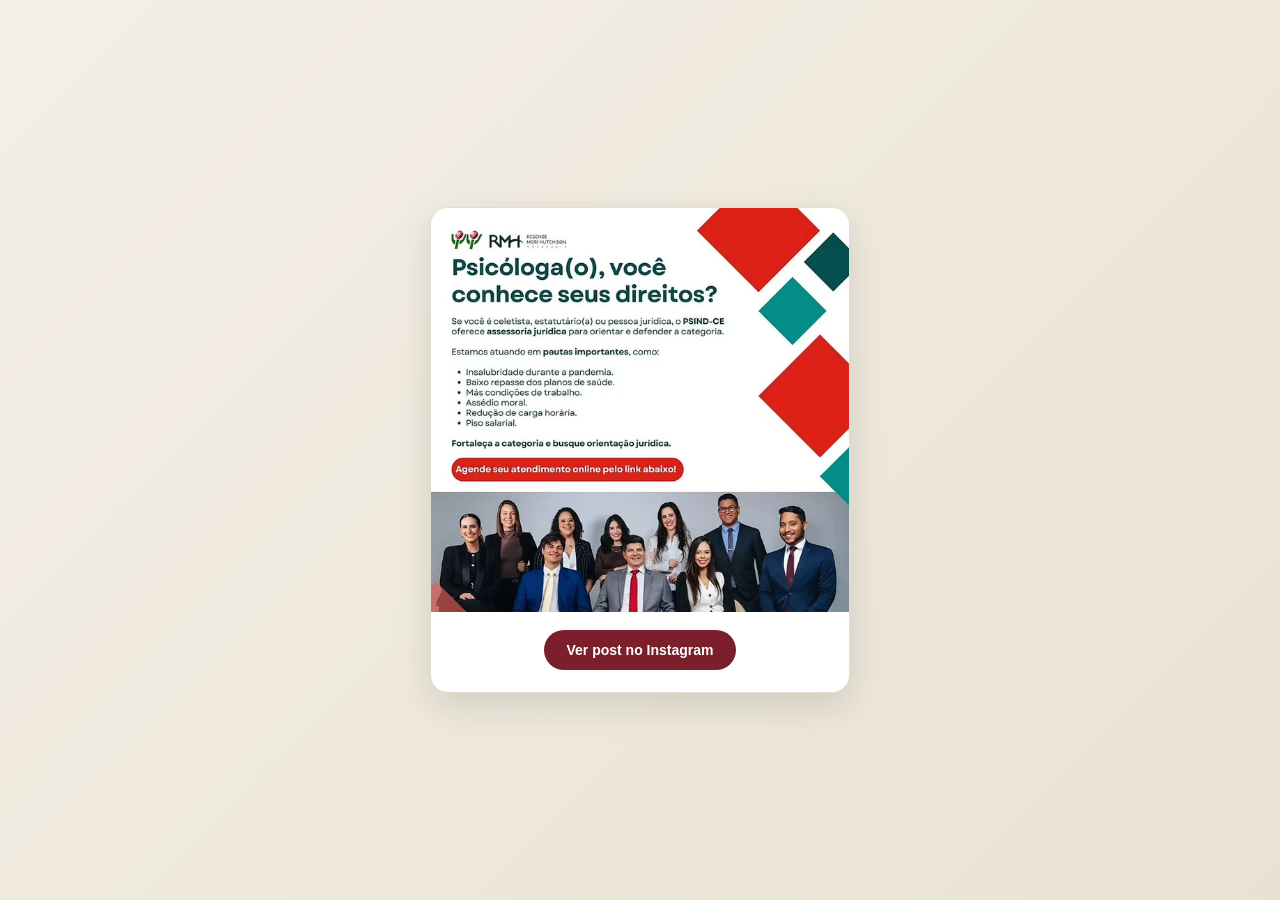
<file: img/grade/post_DW7JvAmjnrp.html>
<!DOCTYPE html>
<html lang="pt-BR">
<head>
<meta charset="UTF-8">
<meta name="viewport" content="width=device-width, initial-scale=1.0">
<title>Post PSINDCE - Instagram</title>
<style>
  * { box-sizing: border-box; }
  body {
    margin: 0;
    min-height: 100vh;
    display: flex;
    align-items: center;
    justify-content: center;
    background: linear-gradient(135deg, #f4efe6 0%, #e9e2d4 100%);
    font-family: -apple-system, BlinkMacSystemFont, "Segoe UI", Roboto, Arial, sans-serif;
    padding: 24px;
  }
  .card {
    background: #ffffff;
    border-radius: 18px;
    overflow: hidden;
    max-width: 420px;
    width: 100%;
    box-shadow: 0 12px 36px rgba(0,0,0,0.12);
    border: 1px solid #e5ddcc;
  }
  .card img {
    display: block;
    width: 100%;
    height: auto;
  }
  .card-footer {
    padding: 18px 20px 22px;
    text-align: center;
  }
  .card-footer a {
    display: inline-block;
    text-decoration: none;
    background: #7a1f2b;
    color: #fff;
    font-weight: 600;
    font-size: 14px;
    padding: 12px 22px;
    border-radius: 999px;
    transition: background 0.2s ease;
  }
  .card-footer a:hover {
    background: #5e1620;
  }
</style>
</head>
<body>
  <div class="card">
    <img src="post5.webp" alt="Post PSINDCE">
    <div class="card-footer">
      <a href="https://www.instagram.com/p/DW7JvAmjnrp/?utm_source=ig_web_copy_link&igsh=MzRlODBiNWFlZA==" target="_blank" rel="noopener noreferrer">Ver post no Instagram</a>
    </div>
  </div>
</body>
</html>
</file>
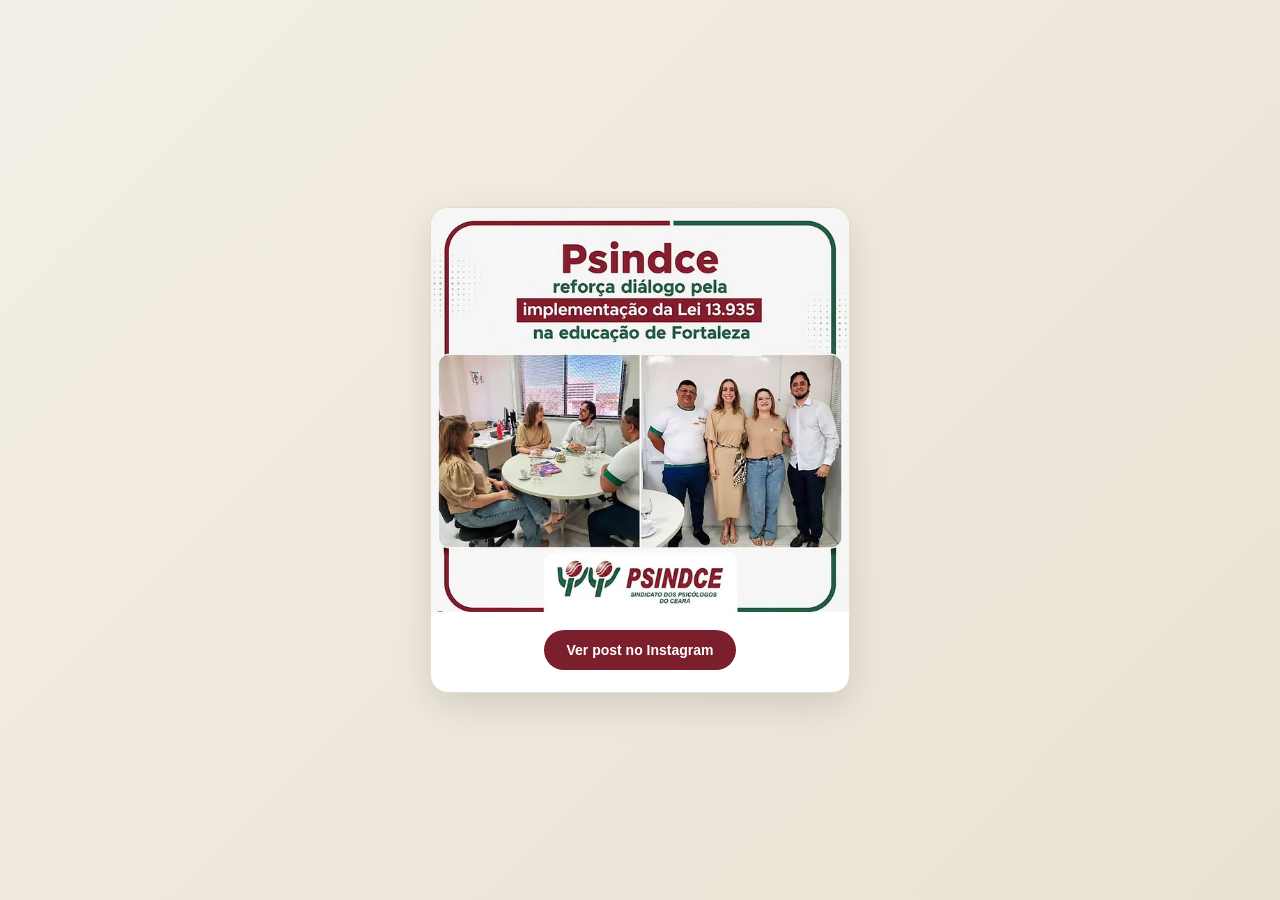
<file: img/grade/post_DY7gzgYub0y.html>
<!DOCTYPE html>
<html lang="pt-BR">
<head>
<meta charset="UTF-8">
<meta name="viewport" content="width=device-width, initial-scale=1.0">
<title>Post PSINDCE - Instagram</title>
<style>
  * { box-sizing: border-box; }
  body {
    margin: 0;
    min-height: 100vh;
    display: flex;
    align-items: center;
    justify-content: center;
    background: linear-gradient(135deg, #f4efe6 0%, #e9e2d4 100%);
    font-family: -apple-system, BlinkMacSystemFont, "Segoe UI", Roboto, Arial, sans-serif;
    padding: 24px;
  }
  .card {
    background: #ffffff;
    border-radius: 18px;
    overflow: hidden;
    max-width: 420px;
    width: 100%;
    box-shadow: 0 12px 36px rgba(0,0,0,0.12);
    border: 1px solid #e5ddcc;
  }
  .card img {
    display: block;
    width: 100%;
    height: auto;
  }
  .card-footer {
    padding: 18px 20px 22px;
    text-align: center;
  }
  .card-footer a {
    display: inline-block;
    text-decoration: none;
    background: #7a1f2b;
    color: #fff;
    font-weight: 600;
    font-size: 14px;
    padding: 12px 22px;
    border-radius: 999px;
    transition: background 0.2s ease;
  }
  .card-footer a:hover {
    background: #5e1620;
  }
</style>
</head>
<body>
  <div class="card">
    <img src="post4.webp" alt="Post PSINDCE">
    <div class="card-footer">
      <a href="https://www.instagram.com/p/DY7gzgYub0y/?utm_source=ig_web_copy_link&igsh=MzRlODBiNWFlZA==" target="_blank" rel="noopener noreferrer">Ver post no Instagram</a>
    </div>
  </div>
</body>
</html>
</file>
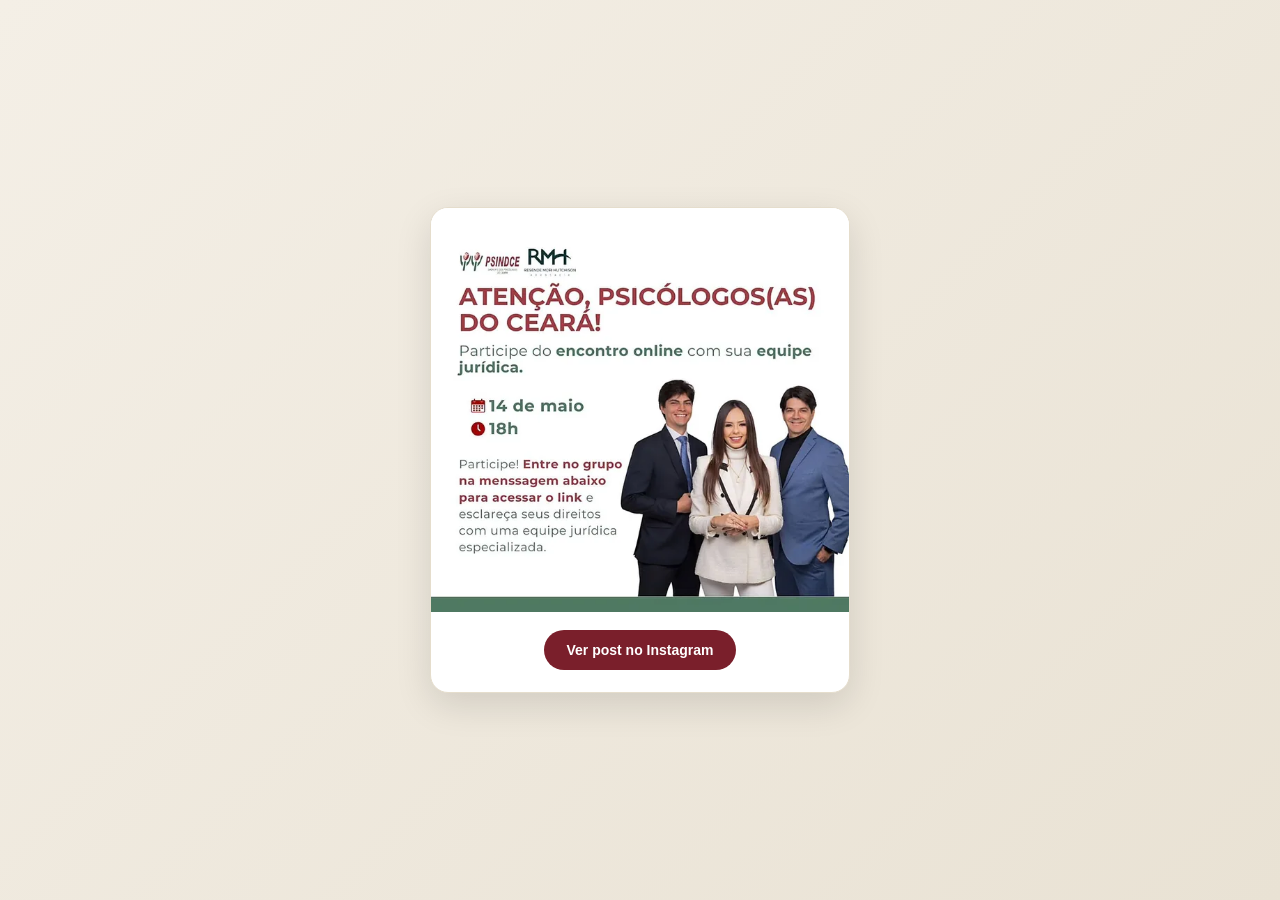
<file: img/grade/post_DYCnG3YlbF2.html>
<!DOCTYPE html>
<html lang="pt-BR">
<head>
<meta charset="UTF-8">
<meta name="viewport" content="width=device-width, initial-scale=1.0">
<title>Post PSINDCE - Instagram</title>
<style>
  * { box-sizing: border-box; }
  body {
    margin: 0;
    min-height: 100vh;
    display: flex;
    align-items: center;
    justify-content: center;
    background: linear-gradient(135deg, #f4efe6 0%, #e9e2d4 100%);
    font-family: -apple-system, BlinkMacSystemFont, "Segoe UI", Roboto, Arial, sans-serif;
    padding: 24px;
  }
  .card {
    background: #ffffff;
    border-radius: 18px;
    overflow: hidden;
    max-width: 420px;
    width: 100%;
    box-shadow: 0 12px 36px rgba(0,0,0,0.12);
    border: 1px solid #e5ddcc;
  }
  .card img {
    display: block;
    width: 100%;
    height: auto;
  }
  .card-footer {
    padding: 18px 20px 22px;
    text-align: center;
  }
  .card-footer a {
    display: inline-block;
    text-decoration: none;
    background: #7a1f2b;
    color: #fff;
    font-weight: 600;
    font-size: 14px;
    padding: 12px 22px;
    border-radius: 999px;
    transition: background 0.2s ease;
  }
  .card-footer a:hover {
    background: #5e1620;
  }
</style>
</head>
<body>
  <div class="card">
    <img src="post6.webp" alt="Post PSINDCE">
    <div class="card-footer">
      <a href="https://www.instagram.com/p/DYCnG3YlbF2/?utm_source=ig_web_copy_link&igsh=MzRlODBiNWFlZA==" target="_blank" rel="noopener noreferrer">Ver post no Instagram</a>
    </div>
  </div>
</body>
</html>
</file>
<file: css/site.css>
/* Base compartilhada pelas 4 páginas do site: tokens de cor/tipografia,
   reset, header, componentes (.btn, .pill, .rotulo, .caixa...), animações
   de scroll-reveal e o botão "voltar ao topo". Cada página mantém, no seu
   próprio <style>, só o que é exclusivo dela (paleta de seção, grids). */

:root{
    /* --- Cor: extraída das peças oficiais do @psindce_ --- */
    --background:#F8F6F3;        /* off-white quente, base de todas as artes */
    --foreground:#1A1A1A;
    --muted:#F1EDE8;
    --muted-foreground:#5A5F5C;
    --accent:#821A25;            /* bordô — cor dominante da marca */
    --accent-hover:#6B1520;
    --accent-soft:rgba(130,26,37,.07);
    --verde:#0F3A21;             /* verde profundo — títulos, rodapé */
    --verde-medio:#24553C;       /* verde médio — ícones, blocos */
    --accent-foreground:#FFFFFF;
    --border:#E4DFD8;
    --border-hover:#D3CCC2;
    --card:#FFFFFF;

    /* --- Tipografia --- */
    --font-display:"Montserrat",system-ui,-apple-system,sans-serif;
    --font-body:"Nunito Sans",system-ui,-apple-system,sans-serif;

    /* --- Sombra --- */
    --shadow-sm:0 1px 2px rgba(26,26,26,.04);
    --shadow-md:0 4px 12px rgba(26,26,26,.07);
    --shadow-lg:0 8px 24px rgba(26,26,26,.09);

    /* --- Layout --- */
    --max:64rem;
    --max-wide:76rem;
  }

*{box-sizing:border-box;margin:0;padding:0}

html{scroll-behavior:smooth;-webkit-text-size-adjust:100%}

body{
    position:relative;
    font-family:var(--font-body);
    font-size:1rem;line-height:1.7;
    color:var(--foreground);
    background:var(--background);
    overflow-x:hidden;
  }

body::before{
    content:"";position:fixed;inset:0;z-index:0;pointer-events:none;opacity:.22;
    background-image:url("data:image/svg+xml,%3Csvg xmlns='http://www.w3.org/2000/svg' width='160' height='160'%3E%3Cfilter id='n'%3E%3CfeTurbulence type='fractalNoise' baseFrequency='.85' numOctaves='3'/%3E%3C/filter%3E%3Crect width='160' height='160' filter='url(%23n)' opacity='.35'/%3E%3C/svg%3E");
  }

body::after{
    content:"";position:fixed;top:-18rem;right:-14rem;width:44rem;height:44rem;z-index:0;
    pointer-events:none;border-radius:50%;filter:blur(120px);
    background:radial-gradient(circle,rgba(130,26,37,.14),transparent 70%);
    opacity:.64;animation:halo-pulsa 12s ease-in-out infinite;
  }

@keyframes halo-pulsa{0%,100%{opacity:.64}50%{opacity:1}}

header,main,footer{position:relative;z-index:1}

img{max-width:100%;display:block}

a{color:var(--accent);text-decoration:none;transition:color .2s ease-out}

a:hover{color:var(--accent-hover)}

:focus-visible{outline:2px solid var(--accent);outline-offset:2px;border-radius:2px}

.js-reveal{opacity:0;transform:translateY(24px)}

.js-reveal.in-view{
    animation:revelar .7s cubic-bezier(.22,.61,.36,1) var(--reveal-delay,0s) both;
  }

.js-reveal.reveal-esq{transform:translateX(-28px)}

@keyframes revelar{
    from{opacity:0;transform:translateY(24px)}
    to{opacity:1;transform:none}
  }

@keyframes revelar-esq{
    from{opacity:0;transform:translateX(-28px)}
    to{opacity:1;transform:none}
  }

@keyframes sobe-fade{
    from{opacity:0;transform:translateY(20px)}
    to{opacity:1;transform:none}
  }

.wrap{max-width:var(--max);margin:0 auto;padding:0 1.5rem}

.wrap-wide{max-width:var(--max-wide);margin:0 auto;padding:0 1.5rem}

h1,h2,h3{font-family:var(--font-display);color:var(--verde)}

h1{font-size:clamp(2.25rem,5.4vw,3.75rem);line-height:1.08;letter-spacing:-.02em;font-weight:800}

h2{font-size:clamp(1.75rem,3.6vw,2.375rem);line-height:1.15;letter-spacing:-.015em;font-weight:800}

h3{font-size:1.125rem;line-height:1.35;font-weight:700;letter-spacing:-.005em}

p{max-width:66ch}

strong{font-weight:700}

.rotulo{display:flex;align-items:center;gap:1rem;margin-bottom:1.25rem}

.rotulo::before,.rotulo::after{content:"";height:1px;flex:1;background:var(--border)}

.rotulo span{
    font-family:var(--font-display);font-size:.75rem;font-weight:700;
    letter-spacing:.14em;text-transform:uppercase;color:var(--accent);
  }

.rotulo.esq::before{display:none}

.rotulo.js-reveal::before,.rotulo.js-reveal::after{
    transform:scaleX(0);transform-origin:left center;
    transition:transform .8s cubic-bezier(.22,.61,.36,1) .1s;
  }

.rotulo.js-reveal.in-view::before,.rotulo.js-reveal.in-view::after{transform:scaleX(1)}

.filete{width:100%;height:1px;background:var(--border);border:0;margin:0}

header.scrolled{
    background:rgba(248,246,243,.97);
    box-shadow:0 4px 18px rgba(26,26,26,.08);
  }

.header-inner{
    display:flex;align-items:center;justify-content:space-between;gap:1.25rem;
    max-width:var(--max-wide);margin:0 auto;padding:.875rem 1.5rem;
    transition:padding .3s ease-out;
  }

header.scrolled .header-inner{padding-top:.5rem;padding-bottom:.5rem}

header.scrolled .logo-mark{width:58px;height:36px}

.marca{display:flex;align-items:center;gap:.875rem;color:var(--verde)}

.marca:hover{color:var(--verde)}

.marca span{font-family:var(--font-display);font-size:1.0625rem;font-weight:800;letter-spacing:-.01em}

.pill-list{display:flex;gap:1.75rem;list-style:none;align-items:center;margin:0;padding:0}

.pill{
    font-family:var(--font-display);font-size:.8125rem;font-weight:700;letter-spacing:.06em;
    text-transform:uppercase;color:var(--muted-foreground);padding:.5rem 0;display:inline-block;
    border-bottom:2px solid transparent;position:relative;
  }

.pill:hover{color:var(--verde)}

.pill.is-active{color:var(--accent);border-bottom-color:var(--accent)}

.pill .hover-circle,.pill .pill-label-hover{display:none}

.pill::before{
    content:"";position:absolute;left:0;right:0;bottom:-2px;height:2px;
    background:var(--accent);transform:scaleX(0);transform-origin:left center;
    transition:transform .28s cubic-bezier(.22,.61,.36,1);
  }

.pill:hover::before{transform:scaleX(1)}

@media(min-width:901px){
    .pill-list{
      --pill-bg:var(--background);
      --pill-text:var(--verde);
      --pill-circle:var(--accent);
      --pill-hover-text:#fff;
      align-items:stretch;gap:3px;height:42px;padding:3px;
      background:var(--verde);border-radius:999px;
    }
    .pill-list>li{display:flex;height:100%}
    .pill{
      display:inline-flex;align-items:center;justify-content:center;
      height:100%;padding:0 1.125rem;border-bottom:0;overflow:hidden;
      background:var(--pill-bg);color:var(--pill-text);
      border-radius:999px;line-height:0;white-space:nowrap;
    }
    .pill:hover,.pill.is-active{color:var(--pill-text);border-bottom-color:transparent}
    .pill::before{display:none}
    .pill .hover-circle{
      display:block;position:absolute;left:50%;bottom:0;z-index:1;
      border-radius:50%;background:var(--pill-circle);
      pointer-events:none;will-change:transform;
    }
    .pill .label-stack{position:relative;display:inline-block;line-height:1;z-index:2}
    .pill .pill-label{position:relative;z-index:2;display:inline-block;line-height:1;will-change:transform}
    .pill .pill-label-hover{
      display:inline-block;position:absolute;left:0;top:0;opacity:0;z-index:3;
      color:var(--pill-hover-text);will-change:transform,opacity;
    }
    .pill.is-active .pill-label{color:var(--accent)}
    .pill.is-active::after{
      content:"";position:absolute;left:50%;bottom:-6px;transform:translateX(-50%);
      width:12px;height:12px;border-radius:999px;background:var(--accent);z-index:4;
    }
    /* sem GSAP ou com movimento reduzido: preenchimento simples */
    .no-gsap .pill{transition:background .2s ease-out,color .2s ease-out}
    .no-gsap .pill:hover{background:var(--pill-circle)}
    .no-gsap .pill:hover .pill-label{color:var(--pill-hover-text)}
  }

.tel-topo{
    font-family:var(--font-display);font-size:.8125rem;font-weight:700;letter-spacing:.03em;
    color:var(--accent);white-space:nowrap;
    border:1px solid var(--border);padding:.625rem .875rem;border-radius:999px;
    min-height:44px;display:inline-flex;align-items:center;justify-content:center;
    position:relative;overflow:hidden;transition:border-color .2s ease-out;
  }

.tel-topo:hover{border-color:var(--accent);color:var(--accent)}

.tel-topo .hover-circle{
    display:block;position:absolute;left:50%;bottom:0;z-index:1;
    border-radius:50%;background:var(--accent);
    pointer-events:none;will-change:transform;
  }

.tel-topo .label-stack{position:relative;display:inline-block;line-height:1;z-index:2}

.tel-topo .pill-label{position:relative;z-index:2;display:inline-block;line-height:1;will-change:transform}

.tel-topo .pill-label-hover{
    display:inline-block;position:absolute;left:0;top:0;opacity:0;z-index:3;
    color:var(--accent-foreground);will-change:transform,opacity;
  }

.no-gsap .tel-topo{transition:all .2s ease-out}

.no-gsap .tel-topo:hover{background:var(--accent);color:var(--accent-foreground)}

.menu-btn{
    display:none;background:none;border:1px solid var(--border);border-radius:8px;
    min-width:44px;min-height:44px;cursor:pointer;color:var(--verde);
    font-size:1.25rem;line-height:1;touch-action:manipulation;
  }

.menu-btn:hover{border-color:var(--accent);color:var(--accent)}

.marca-txt{display:flex;flex-direction:column;line-height:1.1}

.marca-txt b{
    font-family:var(--font-display);font-weight:800;font-size:.9375rem;
    letter-spacing:-.01em;color:var(--accent);text-transform:none;
  }

.marca-txt i{
    font-family:var(--font-display);font-style:normal;font-weight:700;font-size:.8125rem;
    letter-spacing:.06em;color:var(--verde);text-transform:uppercase;
  }

.footer-marca .logo-mark{
    width:96px;height:62px;padding:8px;border-radius:12px;
    background-color:#F8F6F3;background-origin:content-box;
  }

.footer-marca .marca-txt b{color:#fff}

.footer-marca .marca-txt i{color:rgba(248,246,243,.8)}

.btn{
    display:inline-flex;align-items:center;justify-content:center;
    min-height:46px;padding:.75rem 2rem;border-radius:999px;
    font-family:var(--font-display);font-size:.875rem;font-weight:700;letter-spacing:.04em;
    cursor:pointer;touch-action:manipulation;transition:all .2s ease-out;
  }

.btn-primary{
    background:var(--accent);color:var(--accent-foreground);
    border:2px solid var(--accent);box-shadow:var(--shadow-sm);
  }

.btn:hover{transform:scale(1.03)}

.btn:active{transform:scale(.98)}

.btn-primary:hover{
    background:var(--accent-hover);border-color:var(--accent-hover);
    color:var(--accent-foreground);transform:translateY(-2px) scale(1.03);
    box-shadow:0 4px 14px rgba(130,26,37,.28);
  }

.btn-primary:active{transform:translateY(0) scale(.98)}

.btn-outline{background:transparent;color:var(--verde);border:2px solid var(--verde)}

.btn-outline:hover{background:var(--verde);border-color:var(--verde);color:var(--accent-foreground)}

.btns{display:flex;gap:1rem;flex-wrap:wrap;margin-top:2.25rem}

section{padding:5.5rem 0}

.muted{background:var(--muted)}

.center{text-align:center}

.center p{margin-left:auto;margin-right:auto}

.lead{font-size:1.0625rem;color:var(--muted-foreground);line-height:1.75}

.hero{
    position:relative;isolation:isolate;overflow:hidden;
    padding:9rem 0 8rem;
    border-bottom:4px solid var(--accent);
  }

@keyframes hero-respira{
    0%{transform:scale(1.04) translate(0,0)}
    50%{transform:scale(1.1) translate(-1.4%,-1%)}
    100%{transform:scale(1.04) translate(0,0)}
  }

.hero-conteudo{max-width:38rem;text-align:left}

.hero-conteudo>*{
    opacity:0;
    animation:sobe-fade .8s cubic-bezier(.22,.61,.36,1) both;
  }

.hero-conteudo>.rotulo{animation-delay:.15s}

.hero-conteudo>h1{animation-delay:.3s}

.hero-conteudo>.lead{animation-delay:.45s}

.hero-conteudo>.btns{animation-delay:.6s}

.hero h1{margin-bottom:1.5rem}

.hero h1 em{font-style:normal;color:var(--accent)}

.hero .lead{max-width:36rem;color:#3F443F}

.hero .rotulo{max-width:38rem}

.hero .btns{justify-content:flex-start}

.estatuto-grid{display:grid;grid-template-columns:1.3fr .7fr;gap:3rem;align-items:start}

.artigo{display:grid;grid-template-columns:4rem 1fr;gap:1.5rem;padding:1.75rem 0;border-top:1px solid var(--border)}

.artigo:first-of-type{border-top:0;padding-top:0}

.artigo-num{
    font-family:var(--font-display);font-size:2rem;line-height:1.1;font-weight:800;
    color:var(--accent);text-align:right;letter-spacing:-.02em;
  }

.artigo p{color:var(--muted-foreground)}

.artigo p strong{color:var(--verde);font-weight:700}

.estatuto-nota{
    background:var(--card);border:1px solid var(--border);border-top:4px solid var(--accent);
    border-radius:14px;padding:2rem;box-shadow:var(--shadow-sm);position:sticky;top:6rem;
  }

.estatuto-nota h3{margin-bottom:.75rem}

.estatuto-nota p{font-size:.9375rem;color:var(--muted-foreground)}

.contato-grid{display:grid;grid-template-columns:repeat(3,1fr);gap:2.5rem;margin:3.5rem 0}

.contato-item{text-align:center}

.contato-item svg{width:44px;height:44px;stroke:var(--verde-medio);fill:none;stroke-width:1.6;margin:0 auto 1.125rem;display:block}

.contato-item h3{
    font-family:var(--font-display);font-size:.75rem;font-weight:700;letter-spacing:.14em;
    text-transform:uppercase;color:var(--accent);margin-bottom:.5rem;
  }

.contato-item p{font-size:1rem;word-break:break-word;color:var(--foreground)}

.cards{display:grid;grid-template-columns:repeat(3,1fr);gap:2rem;text-align:left;margin-top:3.25rem}

.card{
    background:var(--card);border:1px solid var(--border);border-top:4px solid var(--accent);
    border-radius:14px;overflow:hidden;display:flex;flex-direction:column;
    box-shadow:var(--shadow-sm);
    transition:translate .28s cubic-bezier(.22,.61,.36,1),box-shadow .28s ease-out,border-color .28s ease-out;
  }

.card:nth-child(2){border-top-color:var(--verde-medio)}

.card:hover{
    box-shadow:var(--shadow-lg);border-color:var(--border-hover);
    translate:0 -6px;
  }

.card img{width:100%;height:15rem;object-fit:contain;background:var(--muted);padding:.75rem}

.card-body{padding:1.75rem}

.card-body h3{margin-bottom:.625rem}

.card-body p,.card-body li{font-size:.9375rem;color:var(--muted-foreground)}

.card-body p+p{margin-top:.75rem}

.card-body ul{margin:.75rem 0 0 1.125rem}

.card-body li{margin-bottom:.25rem}

.card-body strong{color:var(--verde);font-weight:700}

.sede-grid{display:grid;grid-template-columns:1.3fr .7fr;gap:3rem;align-items:center;margin-top:3.25rem}

.sede-texto p{margin-bottom:1.125rem;color:var(--muted-foreground)}

.sede-endereco{
    font-family:var(--font-display);font-size:.875rem;font-weight:700;line-height:1.8;
    color:var(--verde);border-left:4px solid var(--accent);padding-left:1.125rem;
  }

.mapa{border:1px solid var(--border);border-radius:14px;overflow:hidden;line-height:0;box-shadow:var(--shadow-md)}

.mapa iframe{width:100%;height:24rem;border:0;display:block}

.form-box{max-width:38rem;margin:3.25rem auto 0;text-align:left}

.campo{margin-bottom:1.375rem}

label{
    display:block;font-family:var(--font-display);font-size:.75rem;font-weight:700;
    letter-spacing:.12em;text-transform:uppercase;color:var(--verde);margin-bottom:.5rem;
  }

input,textarea{
    width:100%;min-height:46px;padding:.75rem .875rem;
    border:1px solid var(--border);border-radius:10px;background:var(--card);
    font-family:var(--font-body);font-size:1rem;color:var(--foreground);
    transition:all .15s ease-out;
  }

input::placeholder,textarea::placeholder{color:rgba(90,95,92,.6)}

input:hover,textarea:hover{border-color:var(--border-hover)}

input:focus,textarea:focus{
    outline:none;border-color:var(--accent);
    box-shadow:0 0 0 3px var(--accent-soft);
  }

textarea{min-height:9.5rem;resize:vertical;line-height:1.7}

.form-status{
    margin-top:1rem;font-size:.875rem;font-weight:700;color:var(--accent);
    opacity:0;transform:translateY(-6px);
    transition:opacity .35s ease-out,transform .35s cubic-bezier(.22,.61,.36,1);
  }

.form-status.visivel{opacity:1;transform:none}

.form-botoes{display:flex;gap:.75rem;flex-wrap:wrap}

/* O verde de marca do WhatsApp (#25D366) dá 1,98:1 com texto branco —
   reprova em WCAG AA, e este é o botão principal de conversão do site.
   #0B7A3B é o mesmo tom de verde, escurecido até 5,44:1. */
.btn-whatsapp{
    position:relative;
    background:#0B7A3B;color:#fff;border:none;cursor:pointer;
    display:inline-flex;align-items:center;gap:.5rem;
  }

.btn-whatsapp:hover{background:#08602E}

.btn-whatsapp::after{
    content:"";position:absolute;inset:0;border-radius:inherit;pointer-events:none;
    border:2px solid #0B7A3B;
    animation:pulso-whats 2.2s cubic-bezier(.22,.61,.36,1) infinite;
  }

.btn-whatsapp:hover::after,.btn-whatsapp:focus-visible::after{
    animation-play-state:paused;opacity:0;
  }

@keyframes pulso-whats{
    0%{transform:scale(1);opacity:.6}
    70%{transform:scale(1.16);opacity:0}
    100%{transform:scale(1.16);opacity:0}
  }

.btn-whatsapp svg{width:1.1em;height:1.1em;fill:currentColor}

footer{background:var(--verde);color:rgba(248,246,243,.75);padding:4.5rem 0 0;font-size:.9375rem}

.footer-grid{display:grid;grid-template-columns:1.6fr .7fr 1fr;gap:3rem;padding-bottom:3rem}

.footer-marca{display:flex;align-items:center;gap:.875rem;margin-bottom:1.375rem}

.footer-marca span{color:#fff;font-family:var(--font-display);font-size:1.0625rem;font-weight:800}

footer p{margin-bottom:.5rem;max-width:38ch}

footer h3{
    font-family:var(--font-display);font-size:.75rem;font-weight:700;letter-spacing:.14em;
    text-transform:uppercase;color:#fff;margin-bottom:1rem;
    padding-bottom:.625rem;border-bottom:2px solid var(--accent);display:inline-block;
  }

footer ul{list-style:none}

footer li a{padding:.375rem 0}

footer a{
    color:rgba(248,246,243,.75);display:inline-block;
    transition:color .2s ease-out,translate .2s ease-out;
  }

footer a:hover{color:#fff;translate:3px 0}

.footer-bottom{
    background:var(--accent);padding:1.125rem 0;text-align:center;
    font-family:var(--font-display);font-size:.75rem;font-weight:700;
    letter-spacing:.14em;text-transform:uppercase;color:rgba(255,255,255,.9);
  }

.btn-topo{
    position:fixed;right:1.5rem;bottom:1.5rem;z-index:70;
    display:inline-flex;align-items:center;justify-content:center;gap:.5rem;
    min-height:46px;padding:.75rem 1.375rem;border-radius:999px;
    background:var(--accent);color:var(--accent-foreground);
    border:2px solid var(--accent);box-shadow:0 4px 14px rgba(130,26,37,.28);
    font-family:var(--font-display);font-size:.8125rem;font-weight:700;letter-spacing:.04em;
    cursor:pointer;touch-action:manipulation;
    opacity:0;visibility:hidden;transform:translateY(12px);
    transition:opacity .3s ease-out,transform .3s ease-out,visibility .3s,
               background-color .2s ease-out,box-shadow .2s ease-out;
  }

.btn-topo.visivel{opacity:1;visibility:visible;transform:none}

.btn-topo:hover{
    background:var(--accent-hover);border-color:var(--accent-hover);
    transform:translateY(-2px);box-shadow:0 6px 18px rgba(130,26,37,.34);
  }

.btn-topo:active{transform:translateY(0) scale(.97)}

.btn-topo svg{
    width:1rem;height:1rem;flex:none;fill:none;stroke:currentColor;
    stroke-width:2.5;stroke-linecap:round;stroke-linejoin:round;
  }

@media(max-width:640px){
    .btn-topo{right:1rem;bottom:1rem;width:46px;height:46px;padding:0}
    .btn-topo-txt{display:none}
  }

/* ======================================================================
   SKIP LINK — primeiro elemento focável de cada página
   Fica fora da tela até receber foco pelo teclado; então desce por cima
   do header (que é sticky, z-index 60) para ficar de fato visível.
   ====================================================================== */
/* O deslocamento é por transform, e não por top: em position:absolute
   um top:-100% se mede contra a ALTURA DA PÁGINA (mais de 11.000px em
   noticias.html), e a transição de 180ms mal saía do lugar. Em transform
   a porcentagem se mede contra o próprio elemento — sempre certo. */
.skip-link{
    position:fixed;left:1rem;top:0;z-index:100;
    padding:.75rem 1.25rem;border-radius:0 0 10px 10px;
    background:var(--accent);color:var(--accent-foreground);
    font-family:var(--font-display);font-size:.875rem;font-weight:700;
    letter-spacing:.02em;text-decoration:none;
    transform:translateY(-110%);
    transition:transform .18s ease-out;
  }

.skip-link:focus{transform:translateY(0);color:var(--accent-foreground)}

/* ======================================================================
   BANNER DE CONSENTIMENTO (LGPD)
   Só aparece quando ainda não há decisão guardada. Nasce com [hidden]:
   sem JS ele nunca aparece — e sem JS nenhum embed de terceiro carrega,
   então não há o que consentir.
   ====================================================================== */
.consent{
    position:fixed;left:0;right:0;bottom:0;z-index:90;
    background:var(--card);border-top:3px solid var(--accent);
    box-shadow:0 -8px 28px rgba(26,26,26,.16);
    padding:1.5rem 0;
  }

.consent[hidden]{display:none}

.consent-inner{
    max-width:var(--max-wide);margin:0 auto;padding:0 1.5rem;
    display:grid;grid-template-columns:1fr auto;gap:1.5rem 2.5rem;align-items:center;
  }

.consent h2{
    font-size:1.0625rem;line-height:1.3;margin-bottom:.5rem;
  }

.consent p{
    font-size:.875rem;line-height:1.6;color:var(--muted-foreground);max-width:62ch;
  }

.consent p a{font-weight:700;text-decoration:underline}

.consent-acoes{display:flex;flex-wrap:wrap;gap:.75rem;align-items:center}

.consent-acoes .btn{white-space:nowrap;padding:.75rem 1.5rem;font-size:.8125rem}

/* "Recusar" precisa ter o mesmo peso visual de "Aceitar": um botão
   escondido como link não é escolha livre, é escolha induzida. */
.btn-recusar{
    background:var(--background);color:var(--verde);
    border:2px solid var(--border-hover);
  }

.btn-recusar:hover{border-color:var(--verde);color:var(--verde)}

@media(max-width:900px){
    .consent-inner{grid-template-columns:1fr;gap:1.25rem}
    .consent-acoes .btn{flex:1 1 auto;justify-content:center}
  }

/* ======================================================================
   EMBED BLOQUEADO — placeholder no lugar do iframe de terceiro
   Enquanto não houver consentimento, o iframe nem existe no DOM: no lugar
   dele fica este cartão, com um botão que carrega só aquele embed.
   ====================================================================== */
.embed-bloqueado{
    display:flex;flex-direction:column;align-items:flex-start;justify-content:center;
    gap:.875rem;min-height:14rem;height:100%;
    background:var(--muted);border:1px dashed var(--border-hover);border-radius:14px;
    padding:1.75rem;text-align:left;
  }

.embed-bloqueado h3{font-size:1rem;color:var(--verde)}

.embed-bloqueado p{
    font-size:.8125rem;line-height:1.55;color:var(--muted-foreground);max-width:44ch;
  }

.embed-bloqueado p a{text-decoration:underline}

.embed-bloqueado .btn{font-size:.8125rem;padding:.625rem 1.25rem;min-height:42px}

/* ======================================================================
   PÁGINAS LEGAIS (privacidade, cookies, termos)
   ====================================================================== */
.legal{max-width:46rem;margin:0 auto}

.legal .atualizado{
    font-family:var(--font-display);font-size:.75rem;font-weight:700;
    letter-spacing:.1em;text-transform:uppercase;color:var(--muted-foreground);
    margin-bottom:2.5rem;
  }

.legal h2{
    font-size:clamp(1.25rem,2.6vw,1.5rem);margin:3rem 0 1rem;
    padding-bottom:.625rem;border-bottom:2px solid var(--accent);
  }

.legal h2:first-of-type{margin-top:0}

.legal h3{margin:2rem 0 .75rem;color:var(--accent)}

.legal p,.legal li{color:var(--foreground);max-width:none}

.legal p+p{margin-top:1rem}

.legal ul,.legal ol{margin:1rem 0 1rem 1.25rem;display:grid;gap:.625rem}

.legal li{line-height:1.65}

.legal a{text-decoration:underline}

.legal .destaque{
    background:var(--accent-soft);border-left:4px solid var(--accent);
    border-radius:0 12px 12px 0;padding:1.25rem 1.5rem;margin:1.75rem 0;
  }

.legal .destaque p{font-size:.9375rem}

.legal table{
    width:100%;border-collapse:collapse;margin:1.5rem 0;font-size:.9375rem;
  }

.legal th,.legal td{
    border:1px solid var(--border);padding:.75rem .875rem;
    text-align:left;vertical-align:top;
  }

.legal th{
    background:var(--muted);font-family:var(--font-display);
    font-size:.8125rem;font-weight:700;color:var(--verde);
  }

/* tabelas de dados não podem estourar a largura no celular */
.legal .tabela-rolavel{overflow-x:auto;-webkit-overflow-scrolling:touch}

/* ======================================================================
   RODAPÉ — faixa legal (CNPJ + políticas)
   ====================================================================== */
.footer-legal{
    border-top:1px solid rgba(248,246,243,.16);
    padding:1.75rem 0 2rem;margin-top:.5rem;
    display:flex;flex-wrap:wrap;gap:.75rem 2rem;
    align-items:center;justify-content:space-between;
    font-size:.8125rem;
  }

.footer-legal p{margin:0;max-width:none}

.footer-legal ul{
    list-style:none;display:flex;flex-wrap:wrap;gap:.5rem 1.5rem;margin:0;
  }

.footer-legal li a{padding:.25rem 0}

@media(max-width:640px){
    .footer-legal{flex-direction:column;align-items:flex-start;gap:1rem}
  }
</file>
